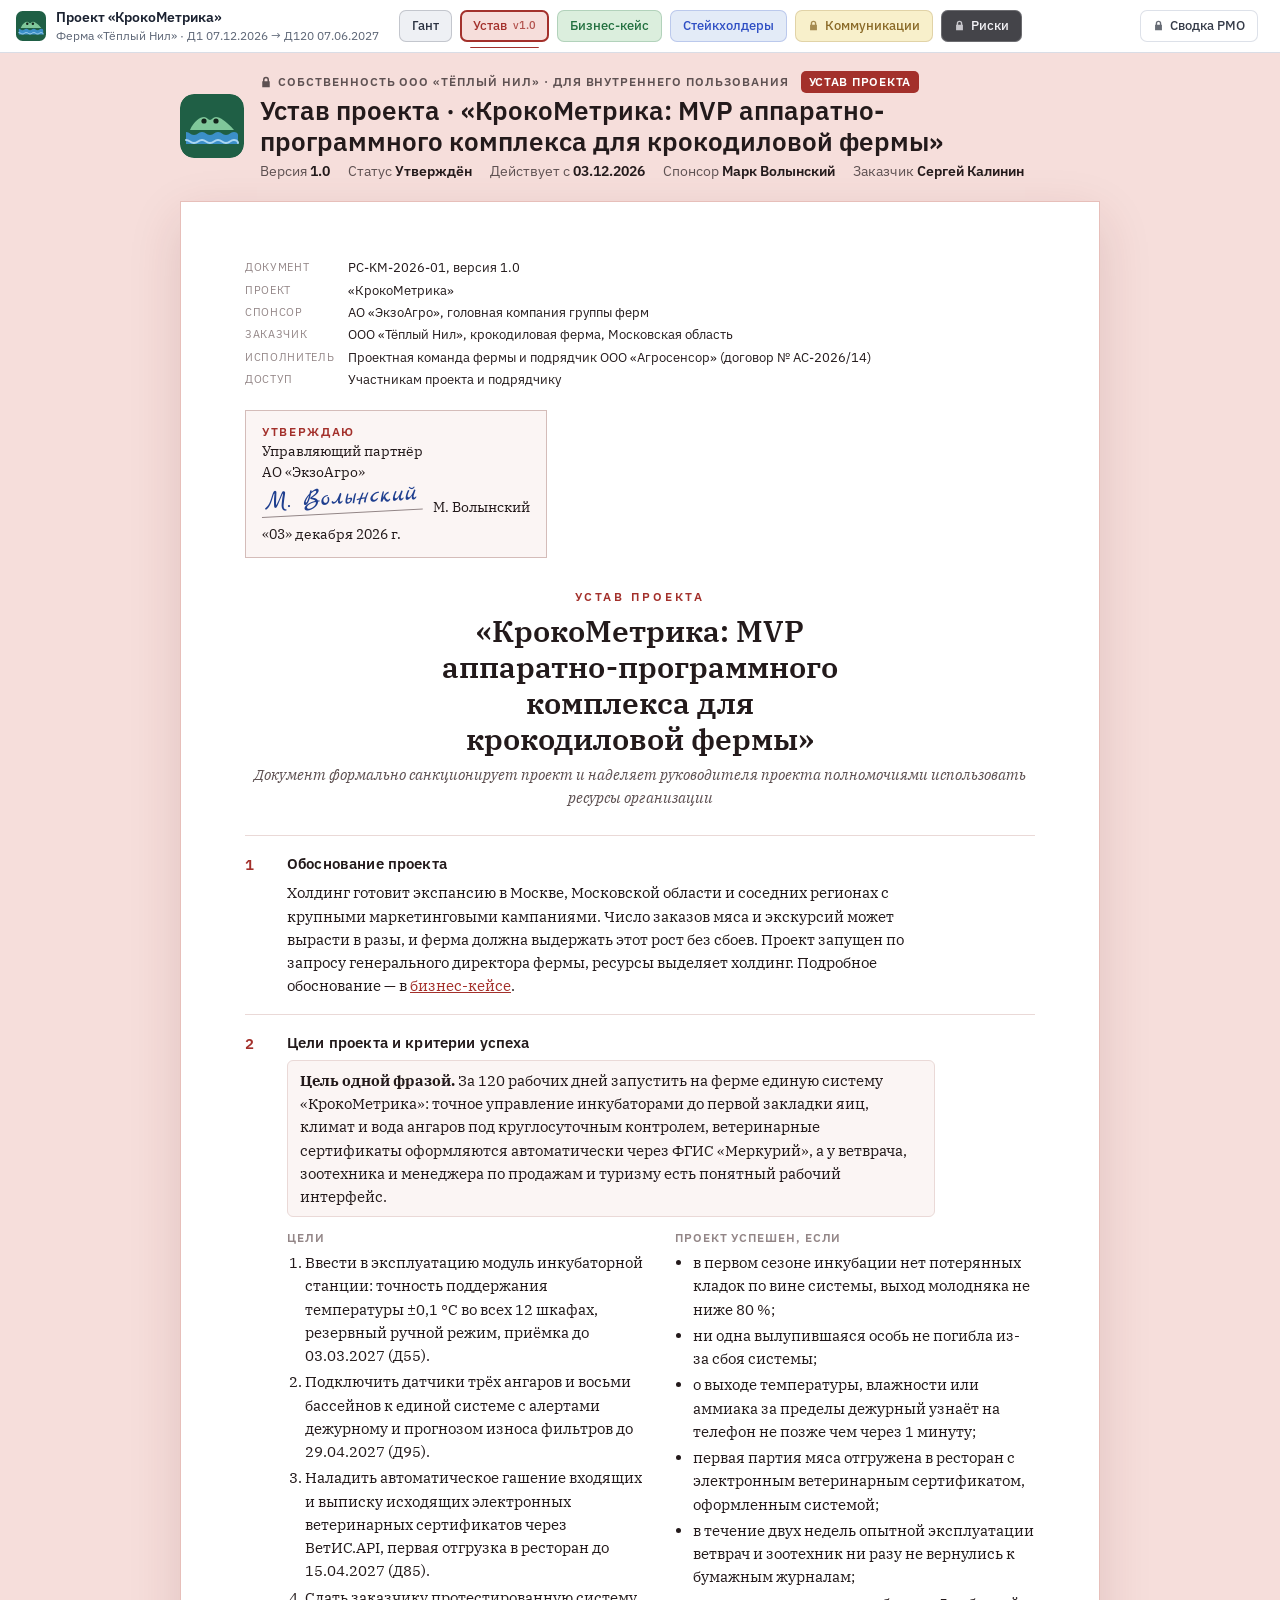
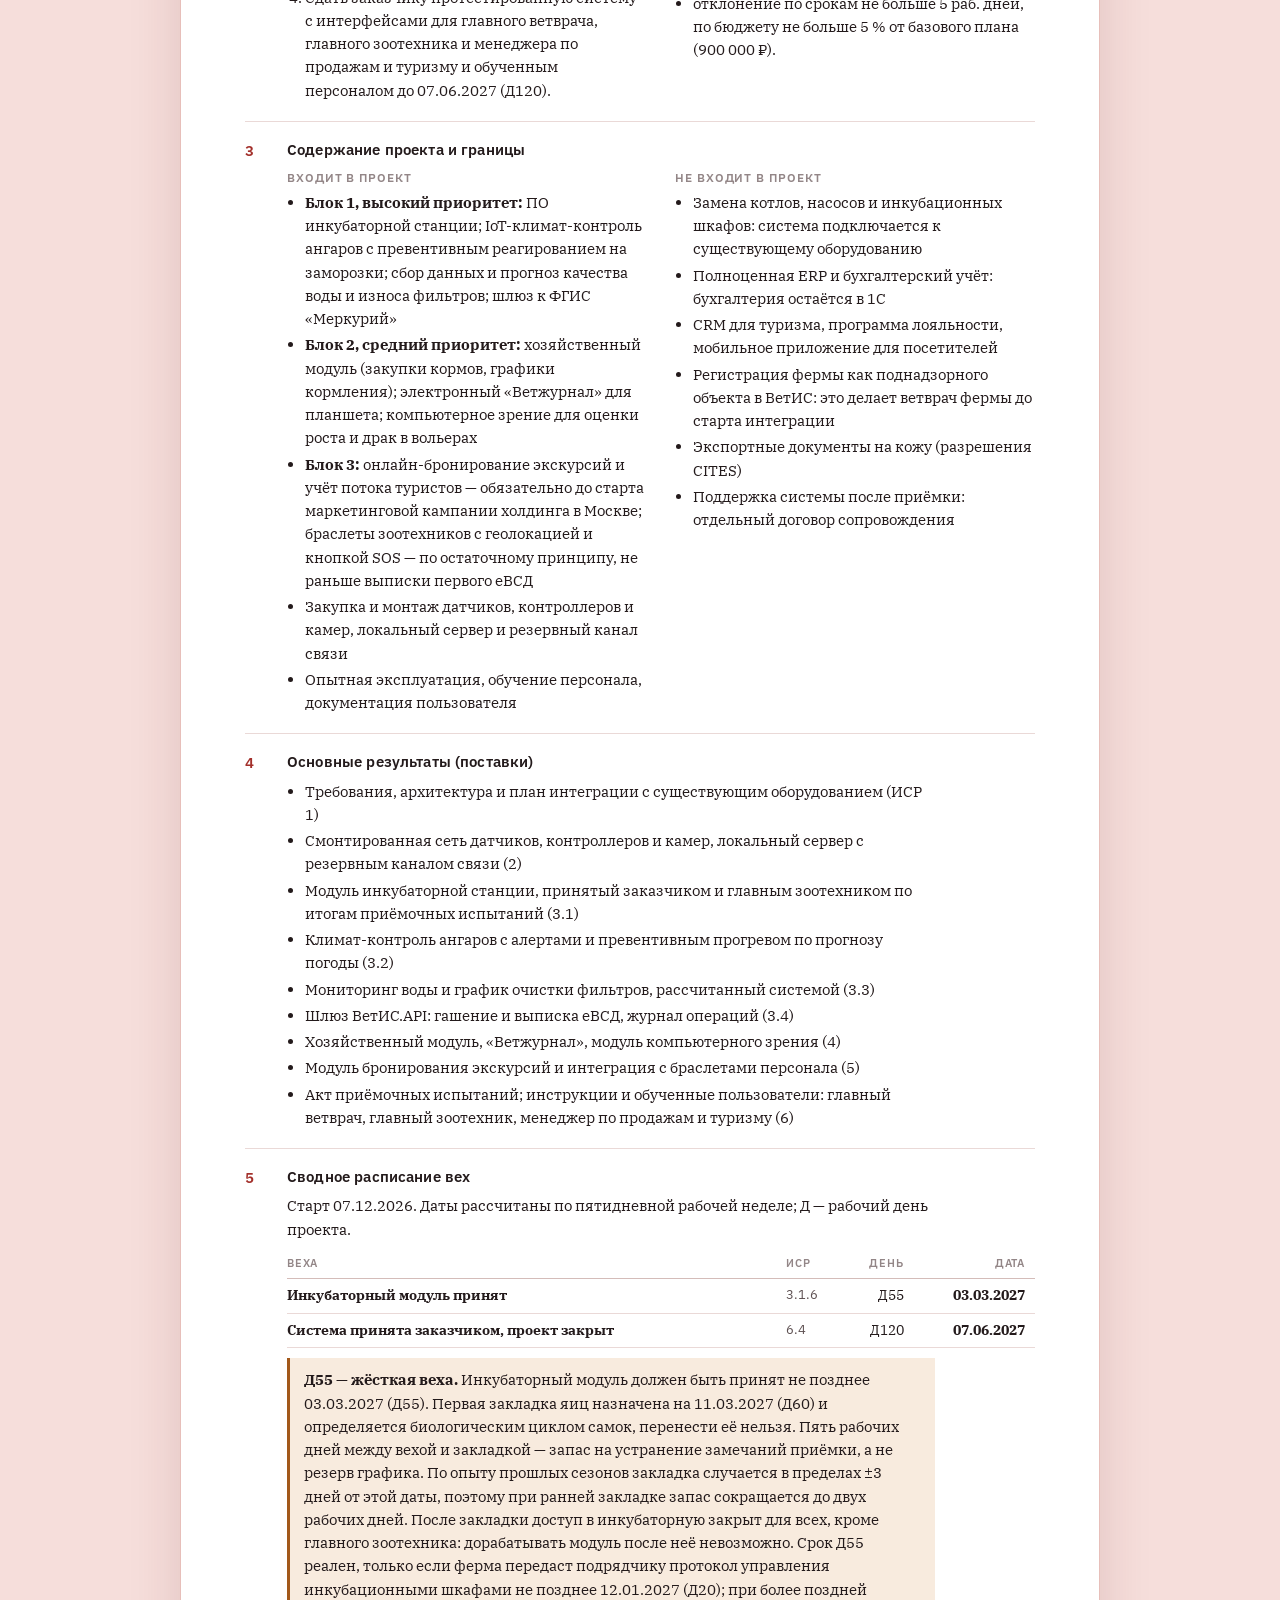
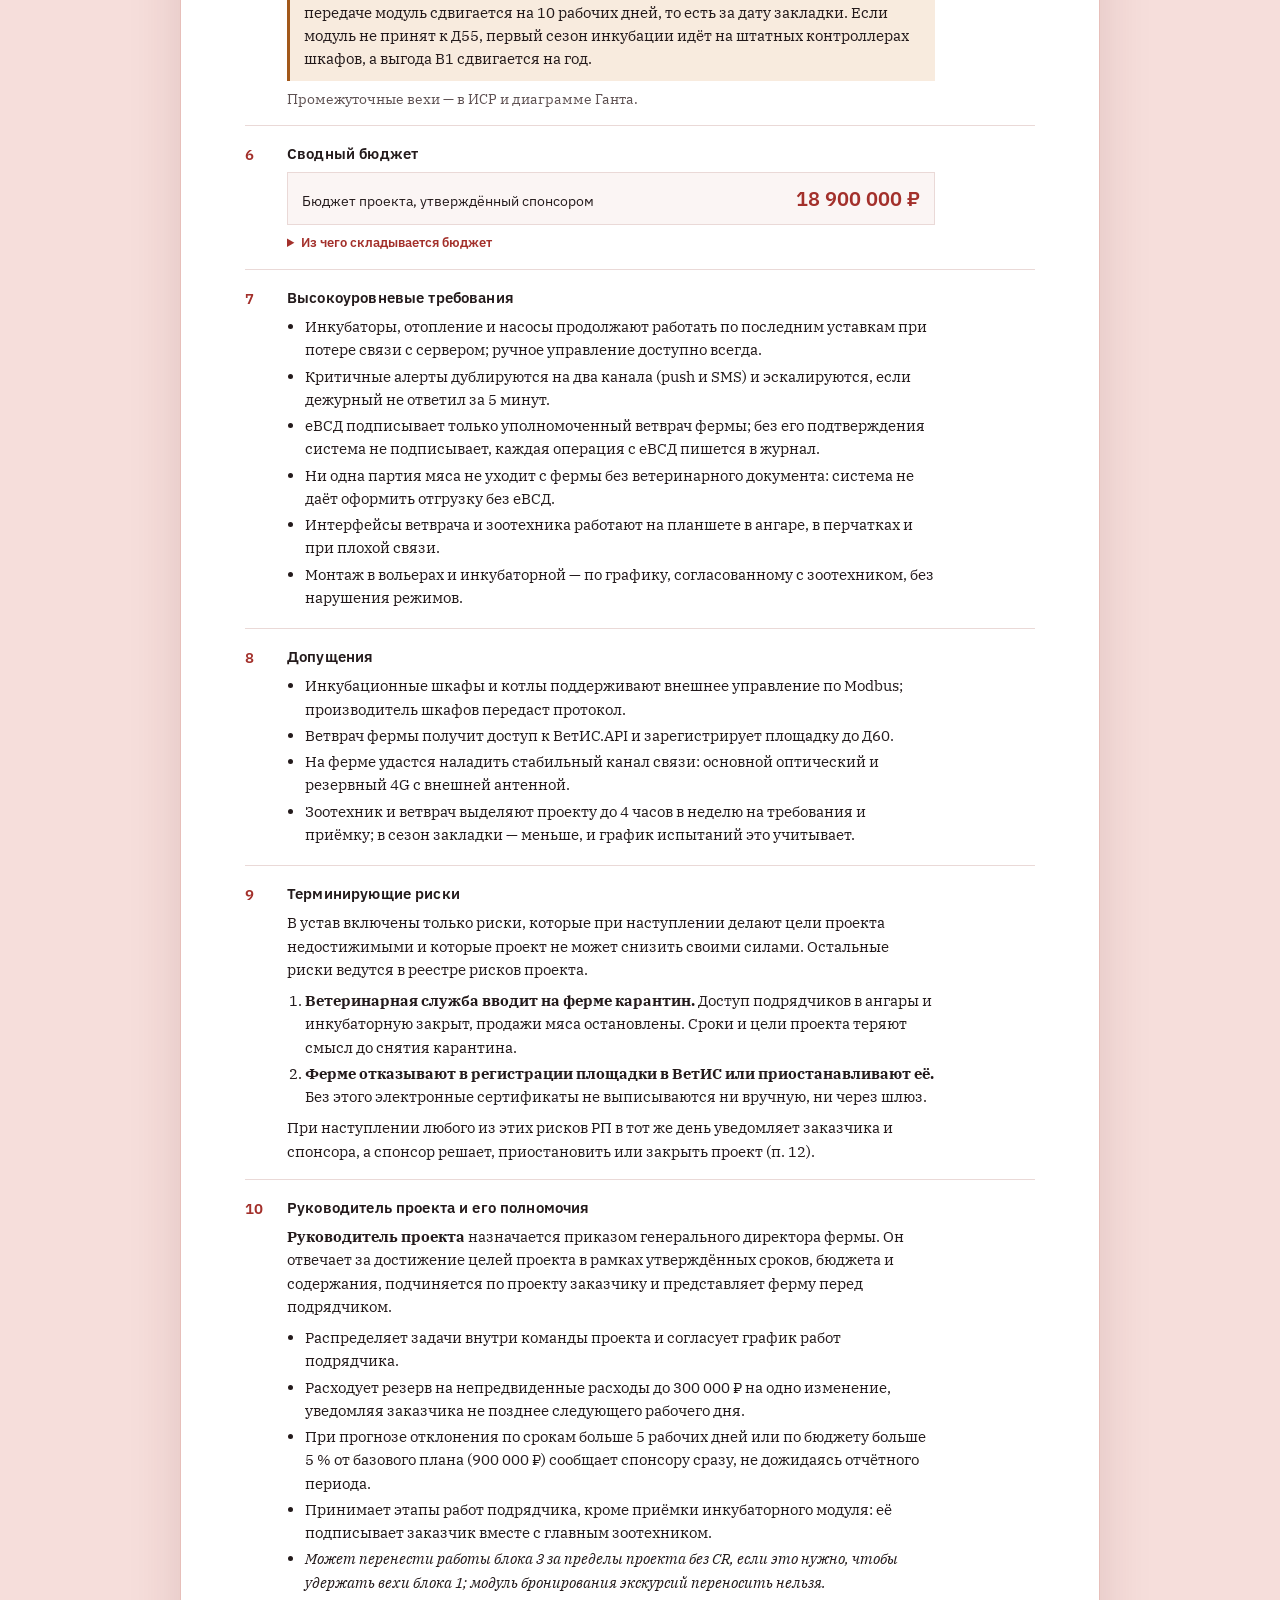
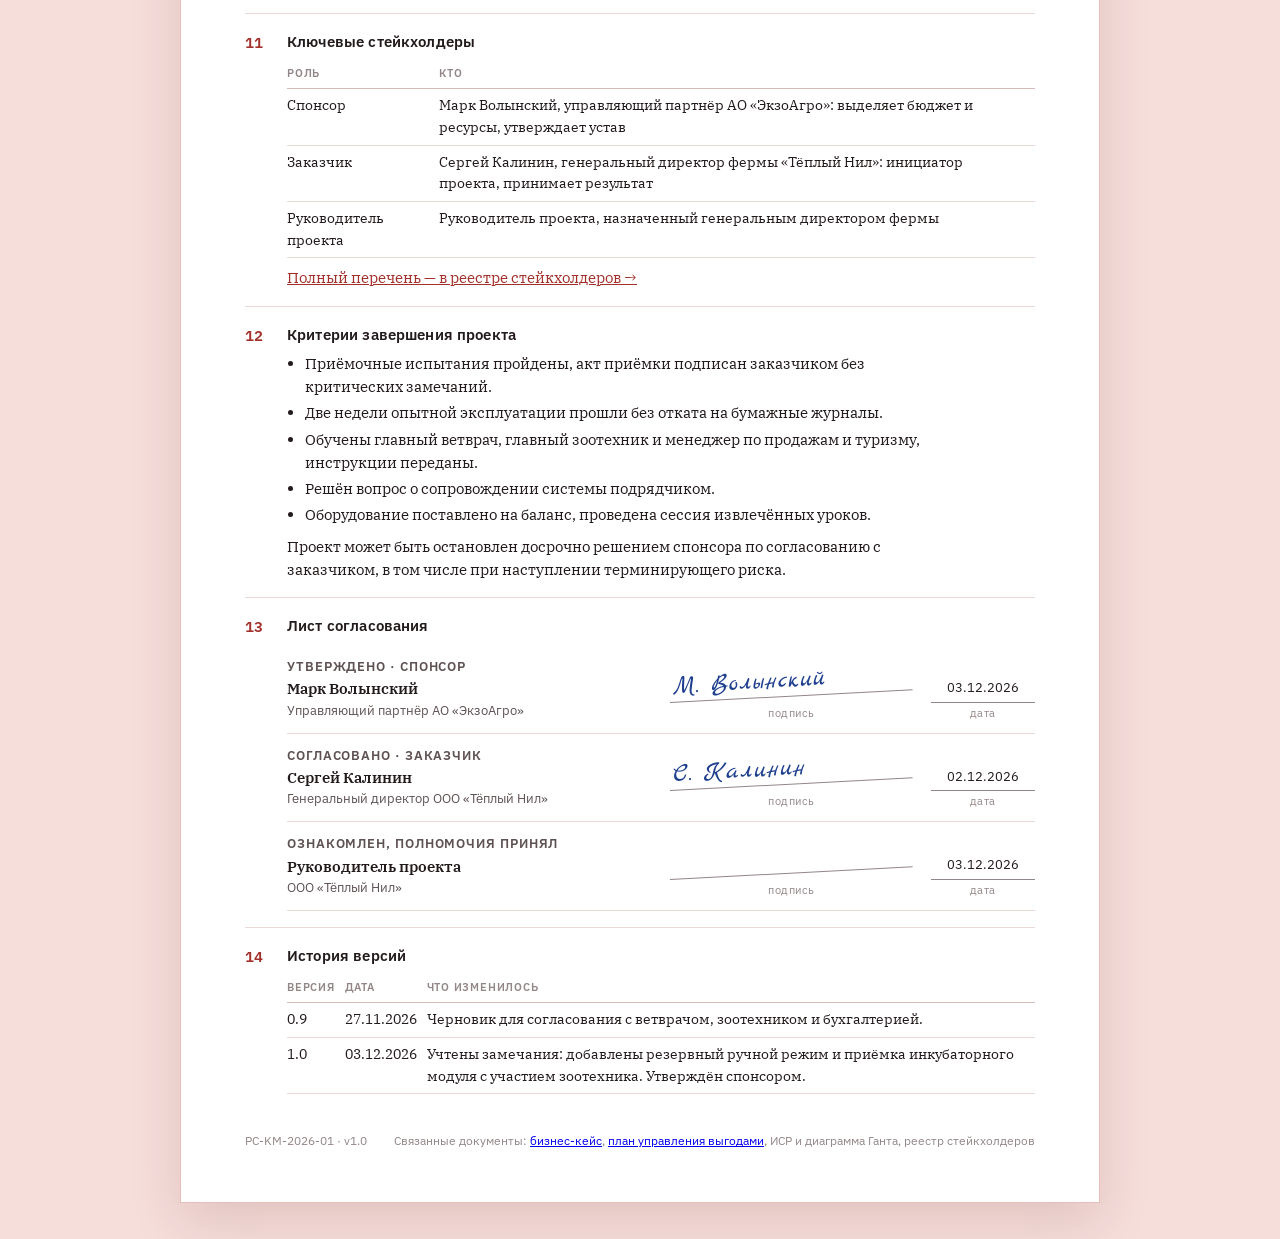
<file: index.html>
<!doctype html>
<html lang="ru">
<head>
<meta charset="utf-8">
<meta name="viewport" content="width=device-width,initial-scale=1,viewport-fit=cover">
<title>Устав проекта «КрокоМетрика»</title>
<meta name="claude:viewport-fit-sides" content="cover">
<link rel="preconnect" href="https://fonts.googleapis.com">
<link rel="preconnect" href="https://fonts.gstatic.com" crossorigin>
<link rel="stylesheet" href="https://fonts.googleapis.com/css2?family=IBM+Plex+Sans:wght@400;500;600&family=IBM+Plex+Serif:ital,wght@0,400;0,600;1,400&family=Marck+Script&display=swap">
<style>body{margin:0}img{max-width:100%}[hidden]{display:none!important}</style>
<style>
/* Layout: шапка компании (как в Ганте, реестре и плане коммуникаций) → один лист документа на светло-красной подложке: реквизиты и «Утверждаю» → разделы устава → лист согласования с подписями → история версий. */
:root{
  --page:#f6dedb; --page-line:#e7bfba; --doc:#a3302b;
  --paper:#ffffff; --paper-2:#fbf5f4; --line:#ead9d7; --line-strong:#d4bcb9;
  --ink:#231a1b; --ink-2:#5e5152; --ink-3:#938687;
  --sign:#1f3f8f; --stamp:#a3302b; --ok:#2c7a4d; --ok-soft:#e3f1e8; --warn:#a2581a; --warn-soft:#f8ebde;
  --shadow:0 18px 50px rgba(90,30,26,.14);
  --f-ui:"IBM Plex Sans",-apple-system,"Segoe UI",Roboto,Arial,sans-serif;
  --f-doc:"IBM Plex Serif",Georgia,"Times New Roman",serif;
  --f-sig:"Marck Script","Segoe Script","Brush Script MT",cursive;
}
@media (prefers-color-scheme:dark){:root:not([data-theme="light"]){
  --page:#24110f; --page-line:#4a2522; --doc:#f0897f;
  --paper:#1b1617; --paper-2:#221b1c; --line:#33292a; --line-strong:#4a3c3d;
  --ink:#ece4e3; --ink-2:#b5a8a7; --ink-3:#857878;
  --sign:#9db4ff; --stamp:#f0897f; --ok:#6cc895; --ok-soft:#18301f; --warn:#e3a468; --warn-soft:#3a2818;
  --shadow:0 18px 50px rgba(0,0,0,.5); color-scheme:dark}}
:root[data-theme="dark"]{
  --page:#24110f; --page-line:#4a2522; --doc:#f0897f;
  --paper:#1b1617; --paper-2:#221b1c; --line:#33292a; --line-strong:#4a3c3d;
  --ink:#ece4e3; --ink-2:#b5a8a7; --ink-3:#857878;
  --sign:#9db4ff; --stamp:#f0897f; --ok:#6cc895; --ok-soft:#18301f; --warn:#e3a468; --warn-soft:#3a2818;
  --shadow:0 18px 50px rgba(0,0,0,.5); color-scheme:dark}

*{box-sizing:border-box}
body{background:var(--page);color:var(--ink);font-family:var(--f-ui);font-size:14px;line-height:1.5;
  padding-left:max(16px,env(safe-area-inset-left,0px));padding-right:max(16px,env(safe-area-inset-right,0px));padding-block:18px 36px}
:focus-visible{outline:2px solid var(--doc);outline-offset:2px}
.num{font-variant-numeric:tabular-nums}

/* Шапка */
.head{display:flex;gap:16px;align-items:center;max-width:920px;margin:0 auto}
.logo{border-radius:14px;width:64px;height:64px;flex:none;background:url([data-uri]) center/contain no-repeat}
@media (prefers-color-scheme:dark){:root:not([data-theme="light"]) .logo{border-radius:14px;filter:invert(1)}}
:root[data-theme="dark"] .logo{border-radius:14px;filter:invert(1)}
.head-main{min-width:0}
.eyebrow{display:flex;flex-wrap:wrap;align-items:center;gap:6px;font-size:12px;font-weight:600;letter-spacing:.08em;text-transform:uppercase;color:var(--ink-2)}
.eyebrow svg{width:12px;height:12px;fill:currentColor}
.doctype{margin-left:6px;padding:2px 8px;border-radius:5px;background:var(--doc);color:var(--paper);letter-spacing:.06em}
.head h1{margin:2px 0 4px;font-size:clamp(19px,2.6vw,26px);line-height:1.2;font-weight:600;text-wrap:balance}
.facts{display:flex;flex-wrap:wrap;gap:4px 18px;color:var(--ink-2);font-size:13.5px}
.facts b{color:var(--ink);font-weight:600}

/* Лист */
.sheet{max-width:920px;margin:20px auto 0;background:var(--paper);border:1px solid var(--page-line);box-shadow:var(--shadow);
  padding:clamp(20px,5vw,56px) clamp(16px,5.5vw,64px) clamp(24px,5vw,52px);font-family:var(--f-doc);font-size:15px;line-height:1.55}
.req{display:flex;flex-wrap:wrap;justify-content:space-between;gap:20px 32px;align-items:flex-start;font-family:var(--f-ui);font-size:12.5px;color:var(--ink-2)}
.req dl{display:grid;grid-template-columns:auto 1fr;gap:3px 14px;margin:0}
.req dt{color:var(--ink-3);text-transform:uppercase;letter-spacing:.06em;font-size:11px;padding-top:1px}
.req dd{margin:0;color:var(--ink)}
.approve{min-width:250px;border:1px solid var(--line-strong);padding:12px 16px;font-family:var(--f-doc);font-size:13.5px;color:var(--ink);background:var(--paper-2)}
.approve .cap{font-family:var(--f-ui);font-weight:600;letter-spacing:.14em;font-size:12px;color:var(--stamp)}
.approve .sigline{display:flex;align-items:flex-end;gap:10px;margin-top:6px}
.title{text-align:center;margin:30px 0 26px}
.title .kind{font-family:var(--f-ui);font-size:12px;letter-spacing:.24em;text-transform:uppercase;color:var(--doc);font-weight:600}
.title h2{font-size:clamp(21px,3.4vw,30px);font-weight:600;line-height:1.2;margin:6px auto 6px;max-width:28ch;text-wrap:balance}
.title p{margin:0;color:var(--ink-2);font-style:italic}

section{display:grid;grid-template-columns:2.4em minmax(0,1fr);gap:0 6px;padding:16px 0;border-top:1px solid var(--line)}
section>.n{font-family:var(--f-ui);font-weight:600;color:var(--doc);font-size:15px;padding-top:1px}
section>.b{min-width:0}
section h3{font-family:var(--f-ui);font-size:15px;font-weight:600;margin:0 0 6px;letter-spacing:.01em}
section p{margin:0 0 8px;max-width:72ch}
section p:last-child{margin-bottom:0}
ul.l,ol.l{margin:4px 0 0;padding-left:1.2em;max-width:72ch}
ul.l li,ol.l li{margin:3px 0}
.two{display:grid;grid-template-columns:repeat(auto-fit,minmax(240px,1fr));gap:12px 28px}
.sub{font-family:var(--f-ui);font-size:11.5px;letter-spacing:.08em;text-transform:uppercase;color:var(--ink-3);font-weight:600;margin:2px 0 2px}
.wrap{overflow-x:auto;margin-top:6px}
table{border-collapse:collapse;width:100%;font-size:14px}
th{font-family:var(--f-ui);font-size:11px;letter-spacing:.07em;text-transform:uppercase;color:var(--ink-3);font-weight:600;text-align:left;padding:6px 10px 6px 0;border-bottom:1px solid var(--line-strong);white-space:nowrap}
td{padding:6px 10px 6px 0;border-bottom:1px solid var(--line);vertical-align:top}
td.r,th.r{text-align:right}
tr.tot td{font-weight:600;border-bottom:0;border-top:1px solid var(--line-strong)}
.code{font-family:var(--f-ui);font-size:12.5px;color:var(--ink-2);white-space:nowrap}
.chip{display:inline-block;font-family:var(--f-ui);font-size:11.5px;padding:0 6px;border-radius:4px;background:var(--warn-soft);color:var(--warn);white-space:nowrap}

/* Лист согласования */
.signs{margin-top:8px;display:grid;gap:0}
.sg{display:grid;grid-template-columns:minmax(0,1.5fr) minmax(130px,1fr) 104px;gap:6px 18px;align-items:end;padding:12px 0;border-bottom:1px solid var(--line)}
.sg .who b{display:block;font-weight:600}
.sg .who span{display:block;font-size:13px;color:var(--ink-2);font-family:var(--f-ui)}
.sg .role{font-family:var(--f-ui);font-size:11px;letter-spacing:.07em;text-transform:uppercase;color:var(--doc);font-weight:600}
.sig{font-family:var(--f-sig);color:var(--sign);font-size:26px;line-height:1;border-bottom:1px solid var(--ink-3);padding:0 4px 2px;transform:rotate(-3deg);transform-origin:left bottom;white-space:nowrap;overflow:hidden}
.date{font-family:var(--f-ui);font-size:13px;border-bottom:1px solid var(--ink-3);padding-bottom:3px;text-align:center}
.cap2{font-family:var(--f-ui);font-size:10.5px;color:var(--ink-3);text-align:center;letter-spacing:.05em;margin-top:2px}
.foot{display:flex;flex-wrap:wrap;justify-content:space-between;gap:6px 20px;margin-top:22px;font-family:var(--f-ui);font-size:11.5px;color:var(--ink-3)}

/* Вопросы */
details.qs{max-width:920px;margin:16px auto 0;background:var(--paper);border:1px solid var(--page-line);padding:12px 18px}
details.qs summary{cursor:pointer;font-weight:600;color:var(--doc)}
details.qs ol{margin:10px 0 2px;padding-left:1.3em;font-family:var(--f-doc);font-size:14.5px;max-width:80ch}
details.qs li{margin:5px 0}

@media (max-width:620px){
  .sg{grid-template-columns:1fr 104px}
  .sg .who{grid-column:1/-1}
  section{grid-template-columns:1.9em minmax(0,1fr)}
  .approve{min-width:0;width:100%}
}
.mission{margin:0 0 10px;padding:8px 12px;background:var(--paper-2);border:1px solid var(--line);border-radius:6px}
</style>
<style>section a{color:var(--doc)}
.hard{margin-top:10px!important;padding:10px 14px;background:var(--warn-soft);border-left:3px solid var(--warn);max-width:72ch}
.note{font-size:13.5px;color:var(--ink-2)}
.budget{display:flex;flex-wrap:wrap;justify-content:space-between;align-items:baseline;gap:6px 20px;padding:10px 14px;background:var(--paper-2);border:1px solid var(--line);max-width:72ch}
.budget span{font-family:var(--f-ui);font-size:14px}.budget b{font-family:var(--f-ui);font-size:20px;font-weight:600;color:var(--doc)}
details.calc{margin-top:8px;max-width:72ch}details.calc>summary{cursor:pointer;font-family:var(--f-ui);font-size:13px;font-weight:600;color:var(--doc)}
.locked-link{display:inline-flex;align-items:center;gap:6px;font-family:var(--f-ui);font-size:13px;color:var(--ink-3);text-decoration:underline dotted;cursor:not-allowed}
.locked-link svg{width:11px;height:11px;fill:currentColor}
</style>
</head>
<body>
<km-shell page="charter" bleed></km-shell>
<header class="head">
  <div class="logo" role="img" aria-label="Логотип фермы «Тёплый Нил»"></div>
  <div class="head-main">
    <div class="eyebrow"><svg viewBox="0 0 16 16" aria-hidden="true"><path d="M4 7V5a4 4 0 1 1 8 0v2h1v8H3V7h1zm2 0h4V5a2 2 0 1 0-4 0v2z"/></svg>Собственность ООО «Тёплый Нил» · Для внутреннего пользования<span class="doctype">Устав проекта</span></div>
    <h1>Устав проекта · «КрокоМетрика: MVP аппаратно-программного комплекса для крокодиловой фермы»</h1>
    <div class="facts"><span>Версия <b>1.0</b></span><span>Статус <b>Утверждён</b></span><span>Действует с <b class="num" data-d="-2"></b></span><span>Спонсор <b>Марк Волынский</b></span><span>Заказчик <b>Сергей Калинин</b></span></div>
  </div>
</header>

<article class="sheet">
  <div class="req">
    <dl>
      <dt>Документ</dt><dd>PC-KM-<span data-d="1" data-f="y"></span>-01, версия 1.0</dd>
      <dt>Проект</dt><dd>«КрокоМетрика»</dd>
      <dt>Спонсор</dt><dd>АО «ЭкзоАгро», головная компания группы ферм</dd>
      <dt>Заказчик</dt><dd>ООО «Тёплый Нил», крокодиловая ферма, Московская область</dd>
      <dt>Исполнитель</dt><dd>Проектная команда фермы и подрядчик ООО «Агросенсор» (договор № АС-<span data-d="-5" data-f="y"></span>/14)</dd>
      <dt>Доступ</dt><dd>Участникам проекта и подрядчику</dd>
    </dl>
    <div class="approve">
      <div class="cap">УТВЕРЖДАЮ</div>
      <div>Управляющий партнёр<br>АО «ЭкзоАгро»</div>
      <div class="sigline"><span class="sig" style="flex:1">М. Волынский</span><span>М. Волынский</span></div>
      <div class="num" style="margin-top:6px" data-d="-2" data-f="long"></div>
    </div>
  </div>

  <div class="title">
    <div class="kind">Устав проекта</div>
    <h2>«КрокоМетрика: MVP аппаратно-программного комплекса для крокодиловой фермы»</h2>
    <p>Документ формально санкционирует проект и наделяет руководителя проекта полномочиями использовать ресурсы организации</p>
  </div>

  <section><div class="n">1</div><div class="b">
    <h3>Обоснование проекта</h3>
    <p>Холдинг готовит экспансию в Москве, Московской области и соседних регионах с крупными маркетинговыми кампаниями. Число заказов мяса и экскурсий может вырасти в разы, и ферма должна выдержать этот рост без сбоев. Проект запущен по запросу генерального директора фермы, ресурсы выделяет холдинг. Подробное обоснование — в <a href="business-case.html">бизнес-кейсе</a>.</p>
  </div></section>

  <section><div class="n">2</div><div class="b">
    <h3>Цели проекта и критерии успеха</h3>
    <p class="mission"><b>Цель одной фразой.</b> <span data-bind="mission"></span></p>
    <div class="two">
      <div><div class="sub">Цели</div>
        <ol class="l">
          <li>Ввести в эксплуатацию модуль инкубаторной станции: точность поддержания температуры ±0,1&nbsp;°C во всех 12 шкафах, резервный ручной режим, приёмка до <span class="num" data-d="55" data-f="dn"></span>.</li>
          <li>Подключить датчики трёх ангаров и восьми бассейнов к единой системе с алертами дежурному и прогнозом износа фильтров до <span class="num" data-d="95" data-f="dn"></span>.</li>
          <li>Наладить автоматическое гашение входящих и выписку исходящих электронных ветеринарных сертификатов через ВетИС.API, первая отгрузка в ресторан до <span class="num" data-d="85" data-f="dn"></span>.</li>
          <li>Сдать заказчику протестированную систему с интерфейсами для главного ветврача, главного зоотехника и менеджера по продажам и туризму и обученным персоналом до <span class="num" data-d="120" data-f="dn"></span>.</li>
        </ol></div>
      <div><div class="sub">Проект успешен, если</div>
        <ul class="l" data-bind="success"></ul></div>
    </div>
  </div></section>

  <section><div class="n">3</div><div class="b">
    <h3>Содержание проекта и границы</h3>
    <div class="two">
      <div><div class="sub">Входит в проект</div>
        <ul class="l">
          <li><b>Блок 1, высокий приоритет:</b> ПО инкубаторной станции; IoT-климат-контроль ангаров с превентивным реагированием на заморозки; сбор данных и прогноз качества воды и износа фильтров; шлюз к ФГИС «Меркурий»</li>
          <li><b>Блок 2, средний приоритет:</b> хозяйственный модуль (закупки кормов, графики кормления); электронный «Ветжурнал» для планшета; компьютерное зрение для оценки роста и драк в вольерах</li>
          <li><b>Блок 3:</b> онлайн-бронирование экскурсий и учёт потока туристов — обязательно до старта маркетинговой кампании холдинга в Москве; браслеты зоотехников с геолокацией и кнопкой SOS — по остаточному принципу, не раньше выписки первого eВСД</li>
          <li>Закупка и монтаж датчиков, контроллеров и камер, локальный сервер и резервный канал связи</li>
          <li>Опытная эксплуатация, обучение персонала, документация пользователя</li>
        </ul></div>
      <div><div class="sub">Не входит в проект</div>
        <ul class="l">
          <li>Замена котлов, насосов и инкубационных шкафов: система подключается к существующему оборудованию</li>
          <li>Полноценная ERP и бухгалтерский учёт: бухгалтерия остаётся в 1С</li>
          <li>CRM для туризма, программа лояльности, мобильное приложение для посетителей</li>
          <li>Регистрация фермы как поднадзорного объекта в ВетИС: это делает ветврач фермы до старта интеграции</li>
          <li>Экспортные документы на кожу (разрешения CITES)</li>
          <li>Поддержка системы после приёмки: отдельный договор сопровождения</li>
        </ul></div>
    </div>
  </div></section>

  <section><div class="n">4</div><div class="b">
    <h3>Основные результаты (поставки)</h3>
    <ul class="l">
      <li>Требования, архитектура и план интеграции с существующим оборудованием (ИСР 1)</li>
      <li>Смонтированная сеть датчиков, контроллеров и камер, локальный сервер с резервным каналом связи (2)</li>
      <li>Модуль инкубаторной станции, принятый заказчиком и главным зоотехником по итогам приёмочных испытаний (3.1)</li>
      <li>Климат-контроль ангаров с алертами и превентивным прогревом по прогнозу погоды (3.2)</li>
      <li>Мониторинг воды и график очистки фильтров, рассчитанный системой (3.3)</li>
      <li>Шлюз ВетИС.API: гашение и выписка eВСД, журнал операций (3.4)</li>
      <li>Хозяйственный модуль, «Ветжурнал», модуль компьютерного зрения (4)</li>
      <li>Модуль бронирования экскурсий и интеграция с браслетами персонала (5)</li>
      <li>Акт приёмочных испытаний; инструкции и обученные пользователи: главный ветврач, главный зоотехник, менеджер по продажам и туризму (6)</li>
    </ul>
  </div></section>

  <section><div class="n">5</div><div class="b">
    <h3>Сводное расписание вех</h3>
    <p>Старт <span class="num" data-d="1"></span>. Даты рассчитаны по пятидневной рабочей неделе; Д — рабочий день проекта.</p>
    <div class="wrap"><table class="num">
      <thead><tr><th>Веха</th><th>ИСР</th><th class="r">День</th><th class="r">Дата</th></tr></thead>
      <tbody>
        <tr><td><b>Инкубаторный модуль принят</b></td><td class="code">3.1.6</td><td class="r">Д55</td><td class="r"><b data-d="55"></b></td></tr>
        <tr><td><b>Система принята заказчиком, проект закрыт</b></td><td class="code">6.4</td><td class="r">Д120</td><td class="r"><b data-d="120"></b></td></tr>
      </tbody></table></div>
    <p class="hard"><b>Д55 — жёсткая веха.</b> Инкубаторный модуль должен быть принят не позднее <span class="num" data-d="55" data-f="dn"></span>. Первая закладка яиц назначена на <span class="num" data-d="60" data-f="dn"></span> и определяется биологическим циклом самок, перенести её нельзя. Пять рабочих дней между вехой и закладкой — запас на устранение замечаний приёмки, а не резерв графика. По опыту прошлых сезонов закладка случается в пределах ±3 дней от этой даты, поэтому при ранней закладке запас сокращается до двух рабочих дней. После закладки доступ в инкубаторную закрыт для всех, кроме главного зоотехника: дорабатывать модуль после неё невозможно. Срок Д55 реален, только если ферма передаст подрядчику протокол управления инкубационными шкафами не позднее <span class="num" data-d="20" data-f="dn"></span>; при более поздней передаче модуль сдвигается на 10 рабочих дней, то есть за дату закладки. Если модуль не принят к Д55, первый сезон инкубации идёт на штатных контроллерах шкафов, а выгода B1 сдвигается на год.</p>
    <p class="note">Промежуточные вехи — в ИСР и диаграмме Ганта.</p>
  </div></section>

  <section><div class="n">6</div><div class="b">
    <h3>Сводный бюджет</h3>
    <div class="budget"><span>Бюджет проекта, утверждённый спонсором</span><b class="num">18 900 000 ₽</b></div>
    <details class="calc"><summary>Из чего складывается бюджет</summary>
    <div class="wrap"><table class="num">
      <thead><tr><th>Статья</th><th>Кто распоряжается</th><th class="r">Сумма, ₽</th></tr></thead>
      <tbody>
        <tr><td>Оборудование: датчики, контроллеры, камеры, сервер, браслеты</td><td>РП</td><td class="r">5 600 000</td></tr>
        <tr><td>Разработка и интеграция ПО (договор с подрядчиком)</td><td>РП</td><td class="r">8 900 000</td></tr>
        <tr><td>Монтаж, пусконаладка, обучение, команда фермы</td><td>РП</td><td class="r">1 900 000</td></tr>
        <tr><td>Резерв на непредвиденные расходы (≈10&nbsp;%)</td><td>РП, в пределах полномочий п.&nbsp;10</td><td class="r">1 600 000</td></tr>
        <tr><td><b>Базовый план по стоимости</b></td><td></td><td class="r"><b>18 000 000</b></td></tr>
        <tr><td>Управленческий резерв (5&nbsp;%)</td><td>Спонсор</td><td class="r">900 000</td></tr>
        <tr class="tot"><td>Бюджет проекта</td><td></td><td class="r">18 900 000</td></tr>
      </tbody></table></div>
    </details>
  </div></section>

  <section><div class="n">7</div><div class="b">
    <h3>Высокоуровневые требования</h3>
    <ul class="l">
      <li>Инкубаторы, отопление и насосы продолжают работать по последним уставкам при потере связи с сервером; ручное управление доступно всегда.</li>
      <li>Критичные алерты дублируются на два канала (push и SMS) и эскалируются, если дежурный не ответил за 5 минут.</li>
      <li>eВСД подписывает только уполномоченный ветврач фермы; без его подтверждения система не подписывает, каждая операция с eВСД пишется в журнал.</li>
      <li>Ни одна партия мяса не уходит с фермы без ветеринарного документа: система не даёт оформить отгрузку без eВСД.</li>
      <li>Интерфейсы ветврача и зоотехника работают на планшете в ангаре, в перчатках и при плохой связи.</li>
      <li>Монтаж в вольерах и инкубаторной — по графику, согласованному с зоотехником, без нарушения режимов.</li>
    </ul>
  </div></section>

  <section><div class="n">8</div><div class="b">
    <h3>Допущения</h3>
        <ul class="l">
          <li>Инкубационные шкафы и котлы поддерживают внешнее управление по Modbus; производитель шкафов передаст протокол.</li>
          <li>Ветврач фермы получит доступ к ВетИС.API и зарегистрирует площадку до Д60.</li>
          <li>На ферме удастся наладить стабильный канал связи: основной оптический и резервный 4G с внешней антенной.</li>
          <li>Зоотехник и ветврач выделяют проекту до 4 часов в неделю на требования и приёмку; в сезон закладки — меньше, и график испытаний это учитывает.</li>
        </ul>
  </div></section>

  <section><div class="n">9</div><div class="b">
    <h3>Терминирующие риски</h3>
    <p>В устав включены только риски, которые при наступлении делают цели проекта недостижимыми и которые проект не может снизить своими силами. Остальные риски ведутся в реестре рисков проекта.</p>
    <ol class="l">
      <li><b>Ветеринарная служба вводит на ферме карантин.</b> Доступ подрядчиков в ангары и инкубаторную закрыт, продажи мяса остановлены. Сроки и цели проекта теряют смысл до снятия карантина.</li>
      <li><b>Ферме отказывают в регистрации площадки в ВетИС или приостанавливают её.</b> Без этого электронные сертификаты не выписываются ни вручную, ни через шлюз.</li>
    </ol>
    <p style="margin-top:8px">При наступлении любого из этих рисков РП в тот же день уведомляет заказчика и спонсора, а спонсор решает, приостановить или закрыть проект (п.&nbsp;12).</p>
  </div></section>

  <section><div class="n">10</div><div class="b">
    <h3>Руководитель проекта и его полномочия</h3>
    <p><b>Руководитель проекта</b> назначается приказом генерального директора фермы. Он отвечает за достижение целей проекта в рамках утверждённых сроков, бюджета и содержания, подчиняется по проекту заказчику и представляет ферму перед подрядчиком.</p>
    <ul class="l">
      <li>Распределяет задачи внутри команды проекта и согласует график работ подрядчика.</li>
      <li>Расходует резерв на непредвиденные расходы до 300 000 ₽ на одно изменение, уведомляя заказчика не позднее следующего рабочего дня.</li>
      <li>При прогнозе отклонения по срокам больше 5 рабочих дней или по бюджету больше 5&nbsp;% от базового плана (900 000 ₽) сообщает спонсору сразу, не дожидаясь отчётного периода.</li>
      <li>Принимает этапы работ подрядчика, кроме приёмки инкубаторного модуля: её подписывает заказчик вместе с главным зоотехником.</li>
      <li><i>Может перенести работы блока 3 за пределы проекта без CR, если это нужно, чтобы удержать вехи блока 1; модуль бронирования экскурсий переносить нельзя.</i></li>
    </ul>
  </div></section>

  <section><div class="n">11</div><div class="b">
    <h3>Ключевые стейкхолдеры</h3>
    <div class="wrap"><table>
      <thead><tr><th>Роль</th><th>Кто</th></tr></thead>
      <tbody>
        <tr><td>Спонсор</td><td>Марк Волынский, управляющий партнёр АО «ЭкзоАгро»: выделяет бюджет и ресурсы, утверждает устав</td></tr>
        <tr><td>Заказчик</td><td>Сергей Калинин, генеральный директор фермы «Тёплый Нил»: инициатор проекта, принимает результат</td></tr>
        <tr><td>Руководитель проекта</td><td>Руководитель проекта, назначенный генеральным директором фермы</td></tr>
      </tbody></table></div>
    <p style="margin-top:8px"><a href="stakeholders.html">Полный перечень — в реестре стейкхолдеров →</a></p>
  </div></section>

  <section><div class="n">12</div><div class="b">
    <h3>Критерии завершения проекта</h3>
    <ul class="l">
      <li>Приёмочные испытания пройдены, акт приёмки подписан заказчиком без критических замечаний.</li>
      <li>Две недели опытной эксплуатации прошли без отката на бумажные журналы.</li>
      <li>Обучены главный ветврач, главный зоотехник и менеджер по продажам и туризму, инструкции переданы.</li>
      <li>Решён вопрос о сопровождении системы подрядчиком.</li>
      <li>Оборудование поставлено на баланс, проведена сессия извлечённых уроков.</li>
    </ul>
    <p style="margin-top:8px">Проект может быть остановлен досрочно решением спонсора по согласованию с заказчиком, в том числе при наступлении терминирующего риска.</p>
  </div></section>

  <section><div class="n">13</div><div class="b">
    <h3>Лист согласования</h3>
    <div class="signs">
      <div class="sg"><div class="who"><span class="role">Утверждено · Спонсор</span><b>Марк Волынский</b><span>Управляющий партнёр АО «ЭкзоАгро»</span></div>
        <div><div class="sig">М. Волынский</div><div class="cap2">подпись</div></div><div><div class="date num" data-d="-2"></div><div class="cap2">дата</div></div></div>
      <div class="sg"><div class="who"><span class="role">Согласовано · Заказчик</span><b>Сергей Калинин</b><span>Генеральный директор ООО «Тёплый Нил»</span></div>
        <div><div class="sig">С. Калинин</div><div class="cap2">подпись</div></div><div><div class="date num" data-d="-3"></div><div class="cap2">дата</div></div></div>
      <div class="sg"><div class="who"><span class="role">Ознакомлен, полномочия принял</span><b>Руководитель проекта</b><span>ООО «Тёплый Нил»</span></div>
        <div><div class="sig">&nbsp;</div><div class="cap2">подпись</div></div><div><div class="date num" data-d="-2"></div><div class="cap2">дата</div></div></div>
    </div>
  </div></section>

  <section><div class="n">14</div><div class="b">
    <h3>История версий</h3>
    <div class="wrap"><table class="num">
      <thead><tr><th>Версия</th><th>Дата</th><th>Что изменилось</th></tr></thead>
      <tbody>
        <tr><td>0.9</td><td data-d="-6"></td><td>Черновик для согласования с ветврачом, зоотехником и бухгалтерией.</td></tr>
        <tr><td>1.0</td><td data-d="-2"></td><td>Учтены замечания: добавлены резервный ручной режим и приёмка инкубаторного модуля с участием зоотехника. Утверждён спонсором.</td></tr>
      </tbody></table></div>
  </div></section>

  <div class="foot"><span>PC-KM-<span data-d="1" data-f="y"></span>-01 · v1.0</span><span>Связанные документы: <a href="business-case.html">бизнес-кейс</a>, <a href="business-case.html#benefits">план управления выгодами</a>, ИСР и диаграмма Ганта, реестр стейкхолдеров</span></div>
</article>


<script src="data/project.js" charset="utf-8"></script>
<script src="data/benefits.js" charset="utf-8"></script>
<script src="js/dates.js" charset="utf-8"></script>
<script src="js/shell.js" charset="utf-8"></script>
<script>/* паспорт проекта → устав: цель, критерии успеха, ограничения */
(()=>{const P=KM_PROJECT,e=s=>String(s).replace(/[&<>]/g,c=>({'&':'&amp;','<':'&lt;','>':'&gt;'}[c]));
 document.querySelector('[data-bind="mission"]').textContent=P.mission;
 document.querySelector('[data-bind="success"]').innerHTML=P.success.map(x=>`<li>${e(x)}</li>`).join('');
 const L=document.querySelector('[data-bind="limits"]');if(L)L.innerHTML=P.limits.map(x=>`<li>${e(x)}</li>`).join('');})();</script>
<script>document.querySelectorAll(".locked-link").forEach(a=>a.addEventListener("click",e=>e.preventDefault()))</script>
</body>
</html>
</file>
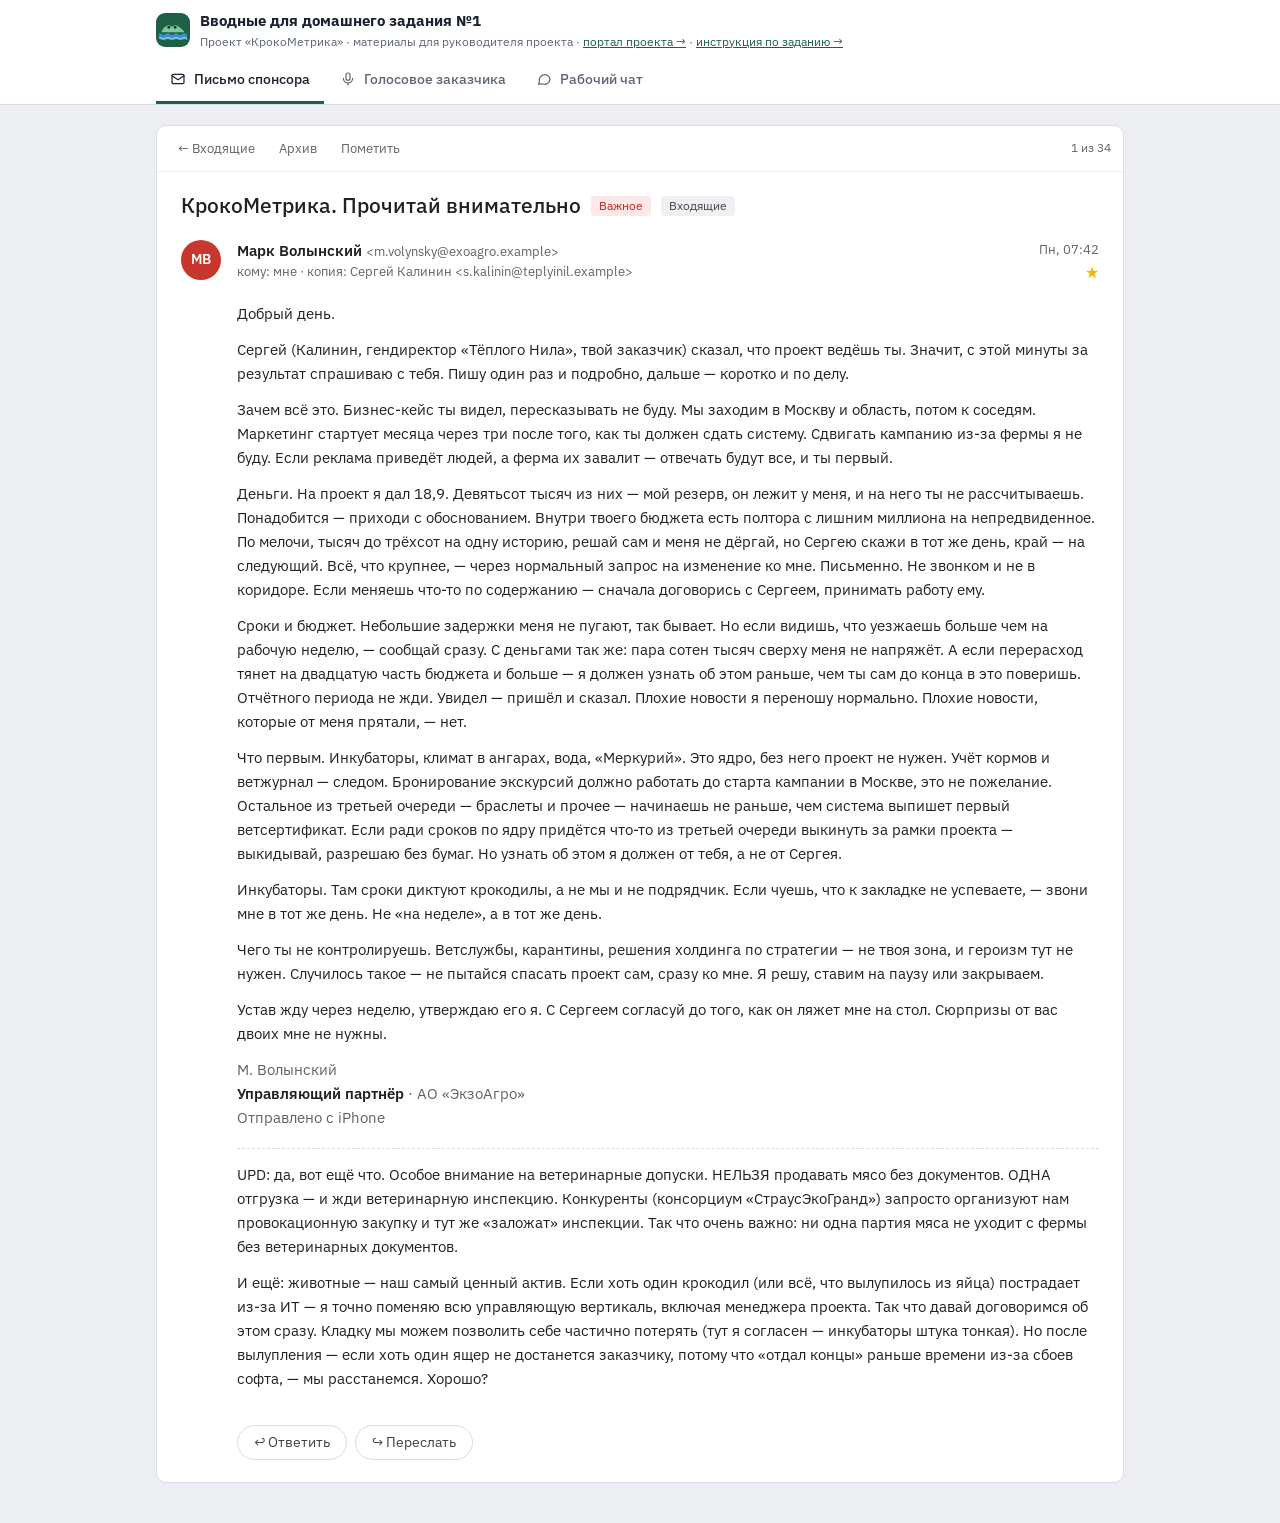
<file: hw1/index.html>
<!DOCTYPE html>
<html lang="ru">
<head>
<meta charset="utf-8">
<meta name="viewport" content="width=device-width,initial-scale=1,viewport-fit=cover">
<title>Вводные для домашнего задания №1 · «КрокоМетрика»</title>
<link rel="icon" href="[data-uri]">
<link rel="preconnect" href="https://fonts.googleapis.com">
<link rel="preconnect" href="https://fonts.gstatic.com" crossorigin>
<link rel="stylesheet" href="https://fonts.googleapis.com/css2?family=IBM+Plex+Sans:wght@400;500;600&family=IBM+Plex+Serif:ital,wght@0,400;1,400&display=swap">
<style>
:root{--page:#eceef2;--bar:#fff;--line:#d9dde6;--ink:#1a2130;--ink-2:#5d6676;--ink-3:#8a92a1;--acc:#1f5f45;
  --f:"IBM Plex Sans",-apple-system,"Segoe UI",Roboto,Arial,sans-serif}
*{box-sizing:border-box}
html,body{margin:0}
body{background:var(--page);color:var(--ink);font:15px/1.5 var(--f);
  padding:0 max(0px,env(safe-area-inset-right,0px)) 40px max(0px,env(safe-area-inset-left,0px))}
.top{background:var(--bar);border-bottom:1px solid var(--line);position:sticky;top:0;z-index:5}
.top-in{max-width:1000px;margin:0 auto;padding:10px 16px 0;display:flex;flex-wrap:wrap;align-items:center;gap:8px 14px}
.brand{display:flex;align-items:center;gap:10px;margin-right:auto}
.brand img{width:34px;height:34px;border-radius:9px}
.brand b{display:block;font-size:15px}.brand small{display:block;font-size:12px;color:var(--ink-2)}
.tabs{display:flex;gap:2px;width:100%;overflow-x:auto;scrollbar-width:none}
.tabs a{display:inline-flex;align-items:center;gap:8px;padding:10px 14px 11px;color:var(--ink-2);text-decoration:none;font-weight:500;font-size:14px;border-bottom:3px solid transparent;white-space:nowrap}
.tabs a:hover{color:var(--ink)}
.tabs a[aria-selected="true"]{color:var(--ink);border-bottom-color:var(--acc)}
.tabs svg{width:16px;height:16px;fill:none;stroke:currentColor;stroke-width:1.8;stroke-linecap:round;stroke-linejoin:round}
.view{max-width:1000px;margin:20px auto 0;padding:0 16px}
.view[hidden]{display:none}

/* ===== E-MAIL ===== */
.mail{background:#fff;border:1px solid var(--line);border-radius:10px;overflow:hidden;color:#202124}
.mail-tool{display:flex;align-items:center;gap:6px;padding:8px 12px;border-bottom:1px solid #eceff3;color:#5f6368;font-size:13px}
.mail-tool span.tb{padding:5px 9px;border-radius:6px}
.mail-tool .sp{margin-left:auto;font-size:12px}
.mail-subj{display:flex;align-items:center;gap:10px;flex-wrap:wrap;padding:18px 24px 6px}
.mail-subj h1{margin:0;font-size:21px;font-weight:500}
.lbl{font-size:12px;padding:1px 8px;border-radius:4px;background:#eef0f3;color:#444}
.lbl.imp{background:#fce8e6;color:#c5221f}
.mail-hd{display:grid;grid-template-columns:44px 1fr auto;gap:12px;align-items:start;padding:12px 24px 4px}
.ava{width:40px;height:40px;border-radius:50%;display:grid;place-items:center;color:#fff;font-weight:600;font-size:14px}
.mail-from b{font-weight:600}.mail-from .addr{color:#5f6368;font-size:13px}
.mail-to{color:#5f6368;font-size:13px}
.mail-date{color:#5f6368;font-size:12.5px;white-space:nowrap;text-align:right}
.mail-date .star{display:block;color:#f4b400;font-size:16px;margin-top:2px}
.mail-body{padding:14px 24px 22px 80px;font-size:15px;line-height:1.6;white-space:normal}
.mail-body p{margin:0 0 12px}
.mail-sig{color:#5f6368;margin-top:6px}
.mail-sig b{color:#202124;font-weight:600}
.mail-upd{margin-top:18px;padding-top:14px;border-top:1px dashed #dadce0}
.mail-acts{display:flex;gap:8px;padding:0 24px 22px 80px}
.mail-acts span{border:1px solid #dadce0;border-radius:18px;padding:6px 16px;color:#3c4043;font-size:13.5px}
@media (max-width:640px){.mail-body,.mail-acts{padding-left:20px;padding-right:20px}.mail-hd{grid-template-columns:40px 1fr;padding:12px 20px 4px}.mail-date{grid-column:2;text-align:left}.mail-subj{padding:16px 20px 4px}}

/* ===== VOICE ===== */
.vc{max-width:720px;margin:0 auto}
.vc-chat{background:#cfdde9 url("data:image/svg+xml,%3Csvg xmlns='http://www.w3.org/2000/svg' width='40' height='40'%3E%3Ccircle cx='3' cy='3' r='1.2' fill='%23b7c9d8'/%3E%3C/svg%3E");border-radius:12px;padding:18px 16px;border:1px solid #bfd0de}
.vc-hd{display:flex;align-items:center;gap:10px;background:#fff;border-radius:12px 12px 0 0;padding:10px 14px;border:1px solid #d9e2ea;border-bottom:0}
.vc-hd b{display:block;font-size:15px}.vc-hd small{color:#7a8794;font-size:12.5px}
.vc-wrap{border-radius:0 0 12px 12px}
.vbub{background:#fff;border-radius:14px 14px 14px 4px;padding:10px 12px 8px;max-width:520px;box-shadow:0 1px 1px rgb(0 0 0/.08)}
.vrow{display:flex;align-items:center;gap:10px}
.vplay{width:44px;height:44px;border-radius:50%;border:0;background:#3a8fd8;display:grid;place-items:center;cursor:pointer;flex:none}
.vplay svg{width:18px;height:18px;fill:#fff}
.wave{display:flex;align-items:center;gap:2px;height:30px;flex:1;min-width:0;overflow:hidden}
.wave i{display:block;width:3px;border-radius:2px;background:#b8cde0;flex:none}
.wave i.on{background:#3a8fd8}
.vmeta{display:flex;justify-content:space-between;align-items:center;margin-top:4px;font-size:12px;color:#7a8794}
.vmeta .tr{color:#3a8fd8;font-weight:500}
.vtr{margin-top:10px;padding-top:10px;border-top:1px solid #eef2f5}
.vtr .note{font-size:12px;color:#7a8794;margin-bottom:8px;display:flex;align-items:center;gap:6px}
.vtr p{margin:0 0 10px;font-size:15px;line-height:1.6}
.vtr p .ts{display:inline-block;min-width:40px;color:#3a8fd8;font-size:12px;font-variant-numeric:tabular-nums;font-weight:500;margin-right:4px}
.vtime{text-align:right;font-size:12px;color:#7a8794;margin-top:4px}

/* ===== CHAT ===== */
.tg{max-width:760px;margin:0 auto;border-radius:12px;overflow:hidden;border:1px solid #bfd0de}
.tg-hd{display:flex;align-items:center;gap:10px;background:#fff;padding:10px 14px;border-bottom:1px solid #e4e9ee}
.tg-hd .gava{width:40px;height:40px;border-radius:50%;background:linear-gradient(135deg,#2e9e5b,#1f5f45);display:grid;place-items:center;color:#fff;font-weight:600}
.tg-hd b{display:block}.tg-hd small{color:#7a8794;font-size:12.5px}
.tg-body{background:#cfdde9 url("data:image/svg+xml,%3Csvg xmlns='http://www.w3.org/2000/svg' width='40' height='40'%3E%3Ccircle cx='3' cy='3' r='1.2' fill='%23b7c9d8'/%3E%3C/svg%3E");padding:12px 12px 18px;display:flex;flex-direction:column;gap:3px}
.sys{align-self:center;background:rgb(70 100 130/.35);color:#fff;font-size:12.5px;padding:3px 10px;border-radius:12px;margin:8px 0}
.m{display:flex;align-items:flex-end;gap:8px;max-width:86%}
.m.cont{margin-left:42px}
.m .ma{width:34px;height:34px;border-radius:50%;display:grid;place-items:center;color:#fff;font-size:12px;font-weight:600;flex:none}
.m.cont .ma{display:none}
.b{background:#fff;border-radius:14px 14px 14px 4px;padding:6px 10px 5px;box-shadow:0 1px 1px rgb(0 0 0/.08);font-size:14.5px;line-height:1.45;min-width:80px}
.m.cont .b{border-radius:14px}
.b .nm{font-weight:600;font-size:13px;margin-bottom:1px}
.b .nm small{font-weight:400;color:#8a97a5;margin-left:4px;font-size:12px}
.b .tx{white-space:pre-wrap;word-wrap:break-word}
.b .tm{float:right;margin:6px 0 -2px 10px;font-size:11.5px;color:#8a97a5}
.b .rp{border-left:3px solid #3a8fd8;padding:1px 0 1px 7px;margin:2px 0 4px;font-size:13px;color:#4a5866;background:#f2f7fb;border-radius:0 4px 4px 0}
.b .rp b{display:block;color:#3a8fd8;font-size:12.5px}
.m.out{align-self:flex-end;flex-direction:row-reverse}
.m.out .ma{display:none}
.m.out .b{background:#effdde;border-radius:14px 14px 4px 14px}
.m.out .tm{color:#5fa35f}
.react{display:inline-block;margin-top:3px;font-size:12px;background:#e8f1f8;border-radius:10px;padding:0 7px;color:#3a6d96}
.gap{height:8px}
@media (max-width:640px){.m{max-width:94%}.view{padding:0 8px}}
</style>
</head>
<body>
<header class="top">
  <div class="top-in">
    <div class="brand"><img src="[data-uri]" alt=""><span><b>Вводные для домашнего задания №1</b><small>Проект «КрокоМетрика» · материалы для руководителя проекта · <a href="../" style="color:var(--acc)">портал проекта →</a> · <a href="guide/" style="color:var(--acc)">инструкция по заданию →</a></small></span></div>
    <nav class="tabs" role="tablist" aria-label="Материалы">
      <a href="#letter" role="tab" data-v="letter"><svg viewBox="0 0 24 24"><rect x="3" y="5" width="18" height="14" rx="2"/><path d="m3 7 9 6 9-6"/></svg>Письмо спонсора</a>
      <a href="#voice" role="tab" data-v="voice"><svg viewBox="0 0 24 24"><rect x="9" y="3" width="6" height="11" rx="3"/><path d="M5 11a7 7 0 0 0 14 0M12 18v3"/></svg>Голосовое заказчика</a>
      <a href="#chat" role="tab" data-v="chat"><svg viewBox="0 0 24 24"><path d="M21 12a8 8 0 0 1-11.6 7.1L4 20l1.1-4.6A8 8 0 1 1 21 12z"/></svg>Рабочий чат</a>
    </nav>
  </div>
</header>

<!-- ============ ПИСЬМО ============ -->
<main class="view" id="v-letter" role="tabpanel" hidden>
  <article class="mail">
    <div class="mail-tool"><span class="tb">← Входящие</span><span class="tb">Архив</span><span class="tb">Пометить</span><span class="sp">1 из 34</span></div>
    <div class="mail-subj"><h1>КрокоМетрика. Прочитай внимательно</h1><span class="lbl imp">Важное</span><span class="lbl">Входящие</span></div>
    <div class="mail-hd">
      <div class="ava" style="background:#c8372d">МВ</div>
      <div>
        <div class="mail-from"><b>Марк Волынский</b> <span class="addr">&lt;m.volynsky@exoagro.example&gt;</span></div>
        <div class="mail-to">кому: мне · копия: Сергей Калинин &lt;s.kalinin@teplyinil.example&gt;</div>
      </div>
      <div class="mail-date">Пн, 07:42<span class="star">★</span></div>
    </div>
    <div class="mail-body">
      <p>Добрый день.</p>
      <p>Сергей (Калинин, гендиректор «Тёплого Нила», твой заказчик) сказал, что проект ведёшь ты. Значит, с этой минуты за результат спрашиваю с тебя. Пишу один раз и подробно, дальше — коротко и по делу.</p>
      <p>Зачем всё это. Бизнес-кейс ты видел, пересказывать не буду. Мы заходим в Москву и область, потом к соседям. Маркетинг стартует месяца через три после того, как ты должен сдать систему. Сдвигать кампанию из-за фермы я не буду. Если реклама приведёт людей, а ферма их завалит — отвечать будут все, и ты первый.</p>
      <p>Деньги. На проект я дал 18,9. Девятьсот тысяч из них — мой резерв, он лежит у меня, и на него ты не рассчитываешь. Понадобится — приходи с обоснованием. Внутри твоего бюджета есть полтора с лишним миллиона на непредвиденное. По мелочи, тысяч до трёхсот на одну историю, решай сам и меня не дёргай, но Сергею скажи в тот же день, край — на следующий. Всё, что крупнее, — через нормальный запрос на изменение ко мне. Письменно. Не звонком и не в коридоре. Если меняешь что-то по содержанию — сначала договорись с Сергеем, принимать работу ему.</p>
      <p>Сроки и бюджет. Небольшие задержки меня не пугают, так бывает. Но если видишь, что уезжаешь больше чем на рабочую неделю, — сообщай сразу. С деньгами так же: пара сотен тысяч сверху меня не напряжёт. А если перерасход тянет на двадцатую часть бюджета и больше — я должен узнать об этом раньше, чем ты сам до конца в это поверишь. Отчётного периода не жди. Увидел — пришёл и сказал. Плохие новости я переношу нормально. Плохие новости, которые от меня прятали, — нет.</p>
      <p>Что первым. Инкубаторы, климат в ангарах, вода, «Меркурий». Это ядро, без него проект не нужен. Учёт кормов и ветжурнал — следом. Бронирование экскурсий должно работать до старта кампании в Москве, это не пожелание. Остальное из третьей очереди — браслеты и прочее — начинаешь не раньше, чем система выпишет первый ветсертификат. Если ради сроков по ядру придётся что-то из третьей очереди выкинуть за рамки проекта — выкидывай, разрешаю без бумаг. Но узнать об этом я должен от тебя, а не от Сергея.</p>
      <p>Инкубаторы. Там сроки диктуют крокодилы, а не мы и не подрядчик. Если чуешь, что к закладке не успеваете, — звони мне в тот же день. Не «на неделе», а в тот же день.</p>
      <p>Чего ты не контролируешь. Ветслужбы, карантины, решения холдинга по стратегии — не твоя зона, и героизм тут не нужен. Случилось такое — не пытайся спасать проект сам, сразу ко мне. Я решу, ставим на паузу или закрываем.</p>
      <p>Устав жду через неделю, утверждаю его я. С Сергеем согласуй до того, как он ляжет мне на стол. Сюрпризы от вас двоих мне не нужны.</p>
      <div class="mail-sig">М. Волынский<br><b>Управляющий партнёр</b> · АО «ЭкзоАгро»<br>Отправлено с iPhone</div>
      <div class="mail-upd">
        <p>UPD: да, вот ещё что. Особое внимание на ветеринарные допуски. НЕЛЬЗЯ продавать мясо без документов. ОДНА отгрузка — и жди ветеринарную инспекцию. Конкуренты (консорциум «СтраусЭкоГранд») запросто организуют нам провокационную закупку и тут же «заложат» инспекции. Так что очень важно: ни одна партия мяса не уходит с фермы без ветеринарных документов.</p>
        <p>И ещё: животные — наш самый ценный актив. Если хоть один крокодил (или всё, что вылупилось из яйца) пострадает из-за ИТ — я точно поменяю всю управляющую вертикаль, включая менеджера проекта. Так что давай договоримся об этом сразу. Кладку мы можем позволить себе частично потерять (тут я согласен — инкубаторы штука тонкая). Но после вылупления — если хоть один ящер не достанется заказчику, потому что «отдал концы» раньше времени из-за сбоев софта, — мы расстанемся. Хорошо?</p>
      </div>
    </div>
    <div class="mail-acts"><span>↩ Ответить</span><span>↪ Переслать</span></div>
  </article>
</main>

<!-- ============ ГОЛОСОВОЕ ============ -->
<main class="view" id="v-voice" role="tabpanel" hidden>
  <div class="vc">
    <div class="vc-hd"><div class="ava" style="background:linear-gradient(135deg,#e0a106,#2e9e5b)">СК</div><div><b>Сергей Калинин</b><small>был(а) недавно</small></div></div>
    <div class="vc-chat vc-wrap">
      <div class="vbub">
        <div class="vrow">
          <button class="vplay" type="button" id="vplay" aria-label="Воспроизвести"><svg viewBox="0 0 24 24" id="vicon"><path d="M8 5v14l11-7z"/></svg></button>
          <div class="wave" id="wave" aria-hidden="true"></div>
        </div>
        <div class="vmeta"><span id="vdur">6:55</span><span class="tr">Расшифровка ▾</span></div>
        <div class="vtr">
          <div class="note">✦ Расшифровано автоматически, возможны неточности</div>
          <div id="vtext"></div>
        </div>
        <div class="vtime">Вс, 18:47</div>
      </div>
    </div>
  </div>
</main>

<!-- ============ ЧАТ ============ -->
<main class="view" id="v-chat" role="tabpanel" hidden>
  <div class="tg">
    <div class="tg-hd"><div class="gava">КМ</div><div><b>КрокоМетрика · старт</b><small>8 участников</small></div></div>
    <div class="tg-body" id="chatlog"></div>
  </div>
</main>

<script>
/* ---------- голосовое ---------- */
const VOICE=[
['0:00','Алло… а, это голосовое, да. Привет! Это Сергей, Сергей Калинин. Слушай, извини, что голосом, я сейчас еду из района, там… ну неважно, потом расскажу.'],
['0:14','Значит, по проекту. Я очень рад, что ты с нами, правда. Марк тебе, наверное, уже написал — Марк Волынский, это наш управляющий партнёр в холдинге, он проект и финансирует. Он… ну, он умеет писать, да. Ты не пугайся, он по делу. Деньги, сроки — это он, это его. А я хотел рассказать, что ферме нужно, как я это вижу.'],
['0:41','Смотри. Я вот иногда представляю: приезжает группа туристов, и на большом экране видно, что в инкубаторе… в реальном времени, понимаешь, температура, всё… и тут вылупляется крокодильчик. Ну это я забегаю, это потом. Это не сейчас.'],
['1:02','Так. Инкубаторы. Это самое… это прям самое главное. Двенадцать шкафов. Там от температуры зависит, кто вылупится, мальчик или девочка, и вообще — здоровый или нет. Десятые доли градуса, представляешь? А у нас контроллеры старые, они полградуса туда-сюда гуляют. И мы каждый сезон… ну, теряем. Выход у нас процентов семьдесят, а хочется хотя бы восемьдесят. Восемьдесят пять — вообще было бы чудесно. И знаешь, чего я больше всего боюсь? Чтобы мы из-за системы кладку потеряли. Ни одной не хочу потерять, правда. Это для меня… ну, ты понимаешь. Закладка где-то в конце февраля, точнее у Пети спроси — у Гончарова, Пётр Гончаров, наш главный зоотехник, он за инкубаторную отвечает, — он по дням знает, я… я всегда путаю.'],
['2:03','Ангары. Их три. Мне важно, чтобы ночью, если котёл встал… У нас был случай, давно, Николай расскажет — Николай Ершов, наш главный инженер, на нём котлы, насосы, всё железо, — я не люблю вспоминать. Дежурный должен узнать сразу, а не утром. И мороз — чтобы система как-то заранее… прогревала, что ли, видела прогноз. И бассейны, восемь штук. Там аммиак, pH, фильтры. Фильтры и насосы очень дорогие, хочется, чтобы она сама подсказывала, когда чистить, а не когда уже, ну…'],
['2:47','Ой, «Меркурий» забыл. Это важно. Без него мясо в рестораны не продашь, сертификаты эти… Это всё через Тимура — Тимур Ахмедов, наш главный ветврач, — у него подпись, он там… он сам расскажет, он лучше знает.'],
['3:06','Что ещё… Учёт кормов. Нам отходы с птицефабрик возят, и кормления надо планировать, сейчас это всё в тетрадке у Пети. Только не надо большую ERP, пожалуйста, бухгалтерия пусть в 1С остаётся. Ольга… Ольга Лаптева, наш главный бухгалтер… она не переживёт ещё одну программу. Ветжурнал Тимуру, на планшете, чтобы истории болезней, прививки… И камеры над вольерами — смотреть, как растут, и если дерутся. Это вот всё… вторая очередь, наверное. Да, вторая.'],
['3:48','И туризм. Простенькое бронирование на сайте, билеты. Алина — Алина Сорокина, она у нас продажами занимается, и рестораны, и экскурсии, — так вот, она по выходным с телефона не слезает, мне её жалко, честно. Только без CRM, без приложений для туристов, это потом как-нибудь.'],
['4:12','Браслеты для ребят, с кнопкой SOS. Марк сказал — это в последнюю очередь, ну… наверное, он прав, ребята по двое ходят. Хотя я бы… ладно. Это ты сам посмотри.'],
['4:29','Чего не делаем — я списочек… сейчас. Котлы, насосы, шкафы не меняем, подключаемся к тому, что есть. Кожу на экспорт, всякие эти CITES — не сейчас. Регистрацию в ветеринарной системе Тимур сам делает, это не проект. И после того как сдадут — сопровождение потом отдельно, с подрядчиком договоримся. Подрядчик — «Агросенсор», они тебе своё предложение пришлют, там Артём Березин, технический руководитель, толковый парень.'],
['5:12','Как я буду принимать… Я бы хотел, чтобы система недели две поработала у нас по-настоящему. И чтобы за эти две недели ни Тимур, ни Петя не вернулись к бумажкам. Вот если не вернулись — значит, работает, значит, подписываю. Инкубаторы отдельно, вместе с Петей. Без Пети не подпишу, он за них отвечает, я его подставлять не буду. И чтобы научили людей — Тимура, Петю, Алину. Им каждый день в этом работать, мне важно, чтобы им было удобно, а не… а не наоборот.'],
['6:04','И… да, у Марка кампания в Москве. Я очень не хочу его подвести. Так что, наверное, затягивать нам нельзя. Ты, если что, приходи ко мне сначала, ладно? Вместе подумаем, как ему сказать.'],
['6:26','Всё. Ну, вроде всё. Если что-то забыл, я тебе ещё запишу. Приеду — чаю попьём, поговорим нормально. Давай, спасибо тебе!']];
const esc=s=>s.replace(/[&<>]/g,c=>({'&':'&amp;','<':'&lt;','>':'&gt;'}[c]));
document.getElementById('vtext').innerHTML=VOICE.map(([t,x])=>`<p><span class="ts">${t}</span>${esc(x)}</p>`).join('');
(()=>{const w=document.getElementById('wave');let h='';let seed=7;const rnd=()=>{seed=(seed*9301+49297)%233280;return seed/233280};
 for(let i=0;i<64;i++){const v=6+Math.round((0.35+0.65*Math.abs(Math.sin(i*0.55)))*rnd()*24);h+=`<i style="height:${v}px"></i>`}w.innerHTML=h;
 const bars=[...w.children],TOT=415;let t=0,tm=null;const dur=document.getElementById('vdur'),icon=document.getElementById('vicon');
 const fmt=s=>Math.floor(s/60)+':'+String(s%60).padStart(2,'0');
 const draw=()=>{const k=Math.round(t/TOT*bars.length);bars.forEach((b,i)=>b.classList.toggle('on',i<k));dur.textContent=t?fmt(t)+' / 6:55':'6:55'};
 document.getElementById('vplay').onclick=()=>{if(tm){clearInterval(tm);tm=null;icon.innerHTML='<path d="M8 5v14l11-7z"/>';return}
   icon.innerHTML='<path d="M7 5h4v14H7zM13 5h4v14h-4z"/>';tm=setInterval(()=>{t=Math.min(TOT,t+5);draw();if(t>=TOT){clearInterval(tm);tm=null;t=0;icon.innerHTML='<path d="M8 5v14l11-7z"/>';setTimeout(draw,600)}},100)};})();

/* ---------- чат ---------- */
const P={
 pm:{n:'Руководитель проекта',c:'#1f5f45',i:'РП'},
 al:{n:'Алина Сорокина',r:'продажи и туризм',c:'#d0462f',i:'АС'},
 ar:{n:'Артём Березин',r:'Агросенсор',c:'#d18f00',i:'АБ'},
 pe:{n:'Пётр Гончаров',r:'главный зоотехник',c:'#2f6fc4',i:'ПГ'},
 ni:{n:'Николай Ершов',r:'главный инженер',c:'#5b6b84',i:'НЕ'},
 ti:{n:'Тимур Ахмедов',r:'главный ветврач',c:'#2e9e5b',i:'ТА'},
 ol:{n:'Ольга Лаптева',r:'главный бухгалтер',c:'#6a4fc4',i:'ОЛ'}};
const CHAT=[
 ['sys','Пятница'],
 ['sys','Руководитель проекта создал(а) группу «КрокоМетрика · старт»'],
 ['pm','10:04','Коллеги, добрый день! Меня назначили руководителем проекта «КрокоМетрика». Собираю вводные для устава. Напишите, пожалуйста, что для вас критично: сроки, ограничения, чего нельзя ломать. Можно коротко, можно голосом.'],
 ['al','10:05','Ура, наконец-то!! 🎉'],
 ['al','10:05','мне главное БРОНИРОВАНИЕ до кампании в Москве'],
 ['al','10:06','Марк уже сказал что туристов будет в разы больше, я и сейчас по выходным с телефона не слезаю 😩😩'],
 ['al','10:06','и рестораны! это вообще отдельная история, потом напишу'],
 ['ar','10:11','Коллеги, всем привет!! 👋 Артём, «Агросенсор», мы ваш подрядчик. Очень рады старту, проект огонь 🔥 КП вам уже прислали, если что — я на связи 24/7, всё сделаем! 💪',null,'👍 2'],
 ['pe','10:34','Добрый день. Пишу один раз, поэтому прошу прочитать внимательно.\n\n1. Закладка. По прошлым сезонам самки откладывают в конце февраля, плюс-минус три дня. В пересчёте на ваш график это Д60. Сдвинуть её нельзя. Это биология, а не совещание.\n2. Инкубаторы должны быть приняты минимум за две недели до закладки. На реальном режиме, а не на пустых шкафах.\n3. После закладки в инкубаторную не заходит никто, кроме меня. Хотите что-то докрутить — до закладки.\n4. В вольеры — только со мной или с моим замом. Вторник и пятница — кормление, в эти дни никакого монтажа.\n5. Ручное управление не трогать. Пусть висит.'],
 ['ar','10:41','Пётр, спасибо, очень чётко 👍 По п.2 — две недели до Д60 это Д50, тут будет сложно 😅 Мы реально сдаём к Д55, это прям с запасом прикинули. И то если протокол шкафов будет у нас до Д20. Испытания 72 часа на пустых шкафах — это стандарт, так все делают.',['Пётр Гончаров','2. Инкубаторы должны быть приняты минимум за две недели до закладки…']],
 ['pe','10:43','«Так все делают» — не аргумент. На пустых шкафах вы проверите шкафы, а не режим.'],
 ['ar','10:44','Понял-понял, давайте созвонимся и обсудим, найдём решение 🙏'],
 ['al','10:45','а Д55 это когда в нормальных датах?? 🙈'],
 ['ni','13:20','Про протокол шкафов. Писал производителю в октябре. Ответа нет. Котлы по Modbus — без вопросов, там всё открыто.'],
 ['pe','13:22','Значит, будем принимать впритык. Прекрасно.'],
 ['ti','14:10','Всем добрый день 🙂 По «Меркурию»: заявку на регистрацию площадки подал, обещают до конца января. Это до закладки, должны успеть.'],
 ['ti','14:11','Сразу одна важная вещь, чтобы потом не было недопонимания. Электронные сертификаты подписываю я, как уполномоченное лицо. Никаких «система сама подписала». Каждая операция должна быть видна в журнале — спросят с меня.',null,'👍 3'],
 ['ar','14:13','Тимур, конечно!! Всё будет логироваться, сделаем красиво 👌'],
 ['ti','14:20','И про планшет. В ангаре +32, влажность под 80, мы в перчатках. Если там будут мелкие кнопки — пользоваться не смогу, честно предупреждаю 🙂 По времени: 4 часа в неделю — мой максимум. В сезон закладки меньше, не обижайтесь.'],
 ['al','14:22','Тимур 😂👍'],
 ['al','14:25','так, рестораны. три письма о намерениях, в сумме 3,5 т в год. ещё двое думают, но там почти точно!!'],
 ['al','14:25','шеф из одного спрашивает можно ли хвосты отдельно продавать 🐊'],
 ['al','14:26','это не к проекту наверное, но просто чтоб вы знали'],
 ['ol','15:48','Уважаемые коллеги.\n\n1. Смета подрядчика — 16,4 млн руб. Холдинг выделил 18,9 млн руб. Прошу пояснить разницу. Если это резервы, прошу указать, какие, кто ими распоряжается и на каком основании.\n2. Управленческий резерв, насколько я поняла из письма М. Волынского, ферме не передаётся. Прошу подтвердить.\n3. Акты по этапам прошу заводить в 1С в день подписания, а не в конце квартала.'],
 ['ar','15:52','Ольга, по актам — конечно! Пришлём всё в лучшем виде 🙏'],
 ['ol','15:53','Артём, вопрос 1 был адресован руководителю проекта.',['Артём Березин','Ольга, по актам — конечно! Пришлём всё в лучшем виде 🙏']],
 ['ni','17:35','Про связь. Оптика у нас одна, линия идёт вдоль дороги. Два года назад её порвал грейдер, сутки сидели без интернета. 4G на ферме ловит плохо, нужна внешняя антенна.'],
 ['ni','17:37','И для истории, раз уж собираете. За восемь лет была одна серьёзная авария. Ночью встал котёл во втором ангаре, к утру потеряли 14 голов. С тех пор обход каждые три часа. Пишу как есть.'],
 ['pe','17:40','Кстати, кто опять оставил дверь во второй ангар открытой? Не буду показывать пальцем. Но это был не я.'],
 ['al','17:41','это туристы!!! я им говорила 😤'],
 ['al','17:41','и дорогу опять замело, в субботу еле довезли группу. может это тоже в проект? 🙈'],
 ['pe','18:02','По браслетам. Слышал, что они «по остаточному принципу». Мы ходим по двое, но в прошлом месяце Денис поскользнулся у бортика во втором вольере. Хорошо, что напарник был рядом. Я бы не стал это откладывать. Решайте сами, но я предупредил.'],
 ['ti','18:15','И ещё, на всякий случай. В соседнем районе в ноябре был карантин по птице. Если у нас введут что-то подобное, на ферму никого не пустят — ни подрядчиков, ни покупателей. Тогда проект просто встанет. Надеюсь, не понадобится 🤞'],
 ['ar','18:17','Тьфу-тьфу-тьфу 🙏🙏'],
 ['pm','18:30','Спасибо, коллеги, всё забрал. Про приёмку инкубаторов уточню у Сергея.'],
 ['pe','18:31','Уточни. Только без меня не подписывайте.',['Руководитель проекта','Спасибо, коллеги, всё забрал. Про приёмку инкубаторов уточню у Сергея.']]];
(()=>{let h='',prev=null;
 for(const r of CHAT){
  if(r[0]==='sys'){h+=`<div class="sys">${esc(r[1])}</div>`;prev=null;continue}
  const [k,t,x,rp,re]=r,p=P[k],out=k==='pm',cont=prev===k;
  h+=`${!cont&&prev?'<div class="gap"></div>':''}<div class="m${out?' out':''}${cont&&!out?' cont':''}">`+
     `<div class="ma" style="background:${p.c}">${p.i}</div><div class="b">`+
     `${!cont&&!out?`<div class="nm" style="color:${p.c}">${p.n}<small>${p.r||''}</small></div>`:''}`+
     `${rp?`<div class="rp"><b>${esc(rp[0])}</b>${esc(rp[1])}</div>`:''}`+
     `<span class="tx">${esc(x)}</span><span class="tm">${t}${out?' ✓✓':''}</span>`+
     `${re?`<div><span class="react">${re}</span></div>`:''}</div></div>`;
  prev=k;}
 document.getElementById("chatlog").innerHTML=h;})();

/* ---------- вкладки ---------- */
(()=>{const V=['letter','voice','chat'];
 const show=()=>{let v=location.hash.slice(1);if(!V.includes(v))v='letter';
   V.forEach(k=>{document.getElementById('v-'+k).hidden=k!==v;document.querySelector(`.tabs a[data-v="${k}"]`).setAttribute('aria-selected',k===v)});
   scrollTo(0,0)};
 addEventListener('hashchange',show);show();})();
</script>
</body>
</html>
</file>
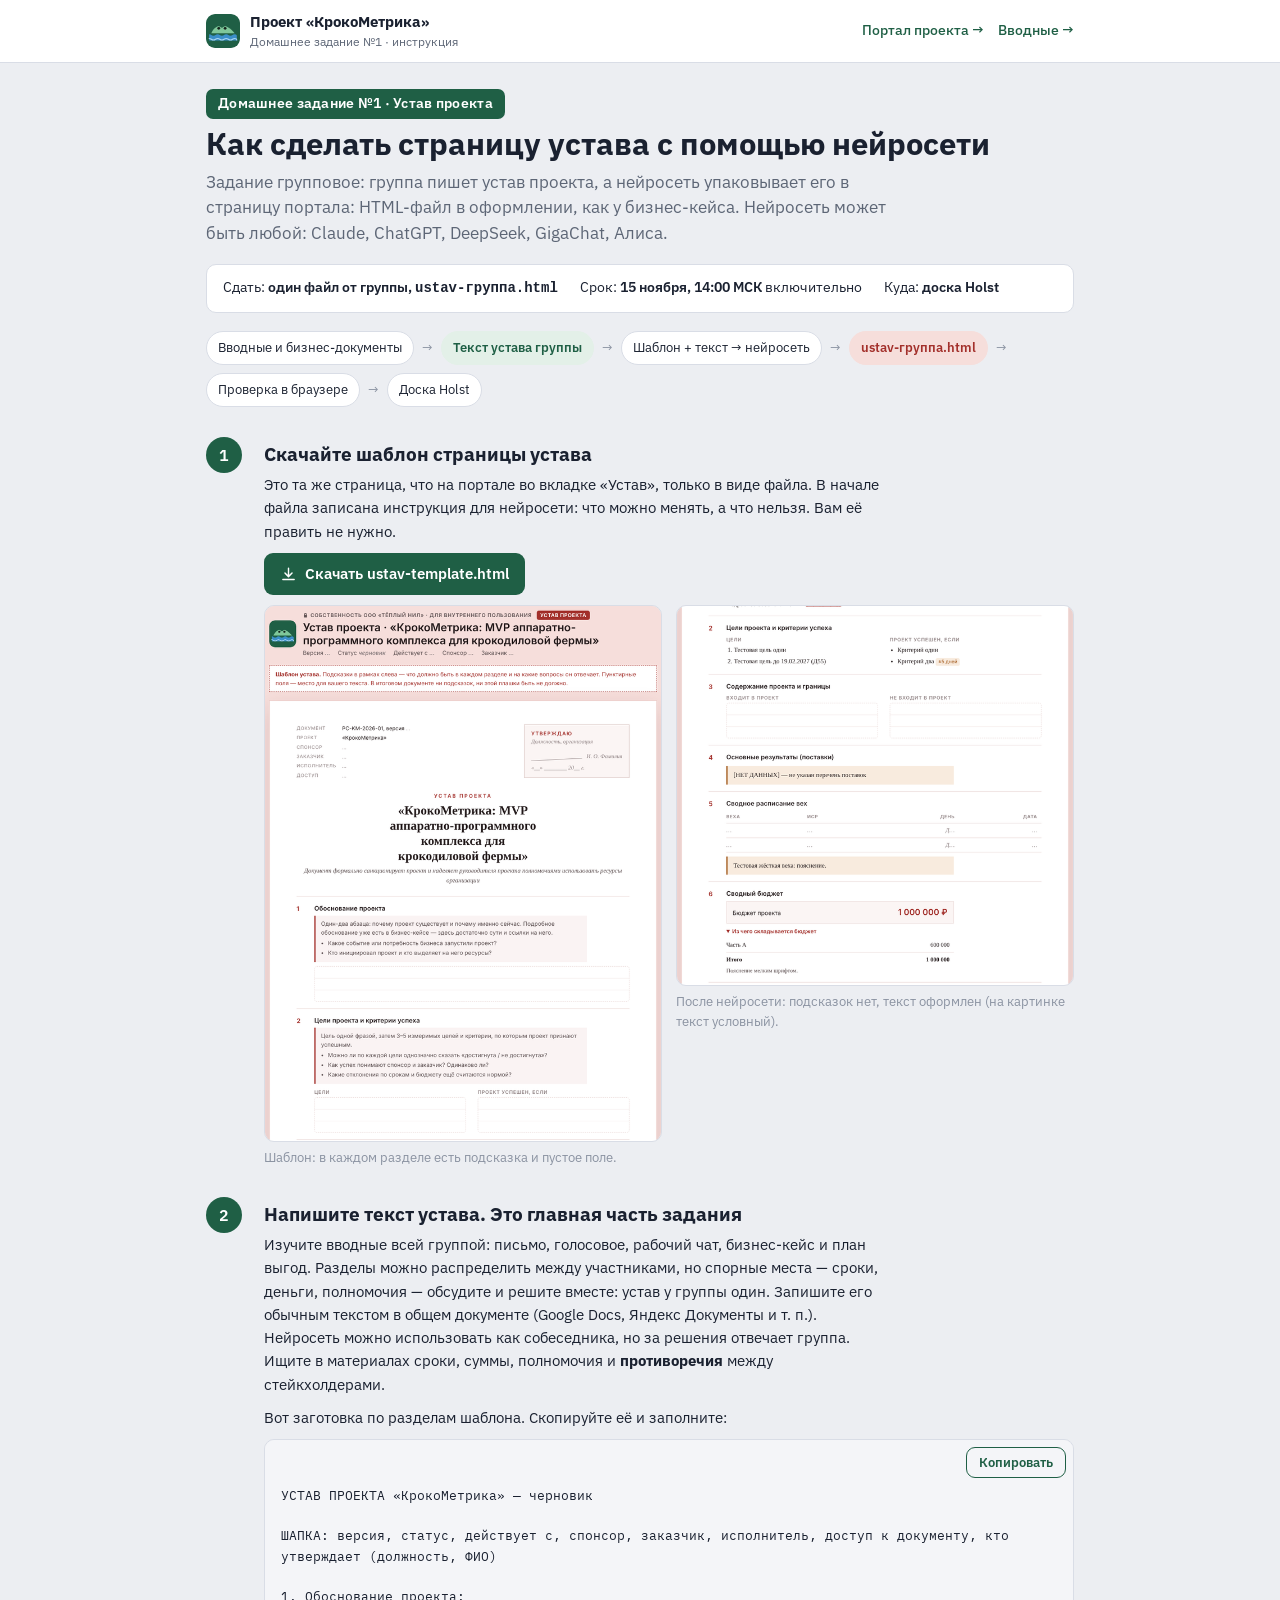
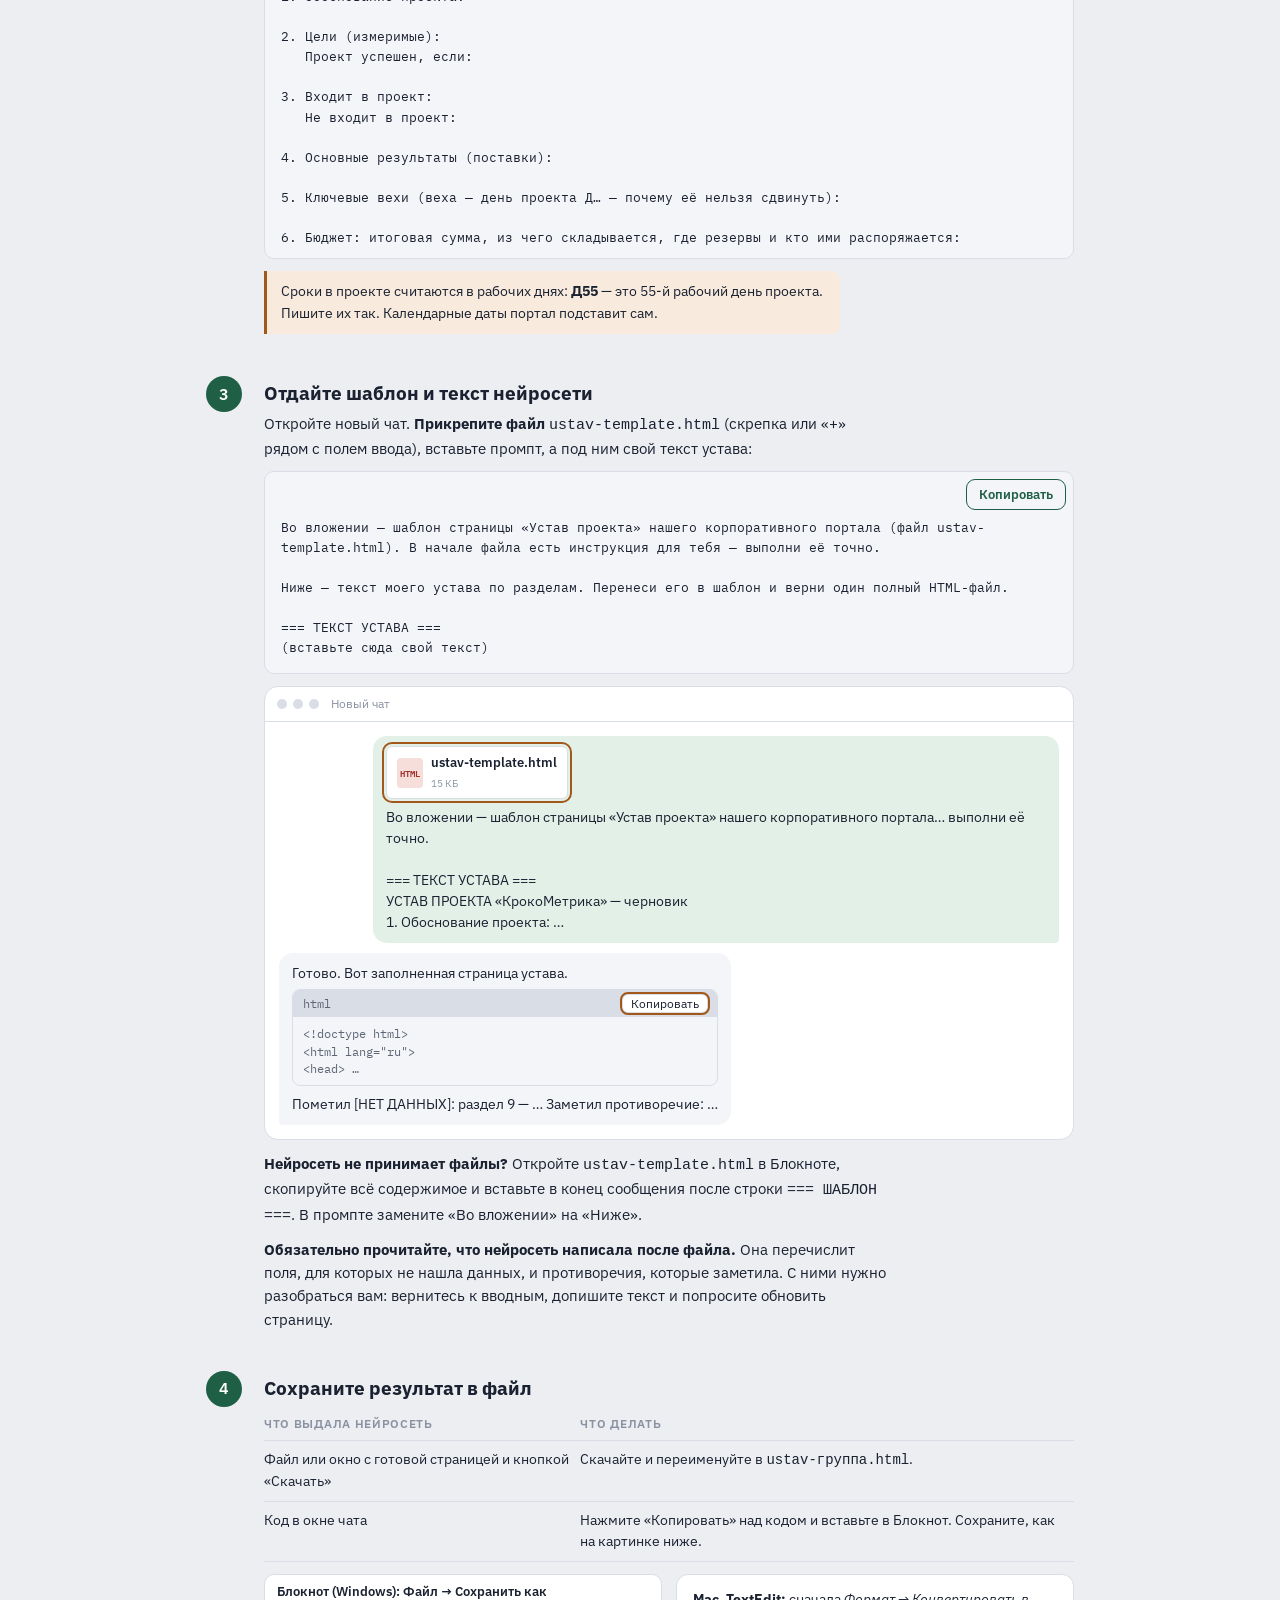
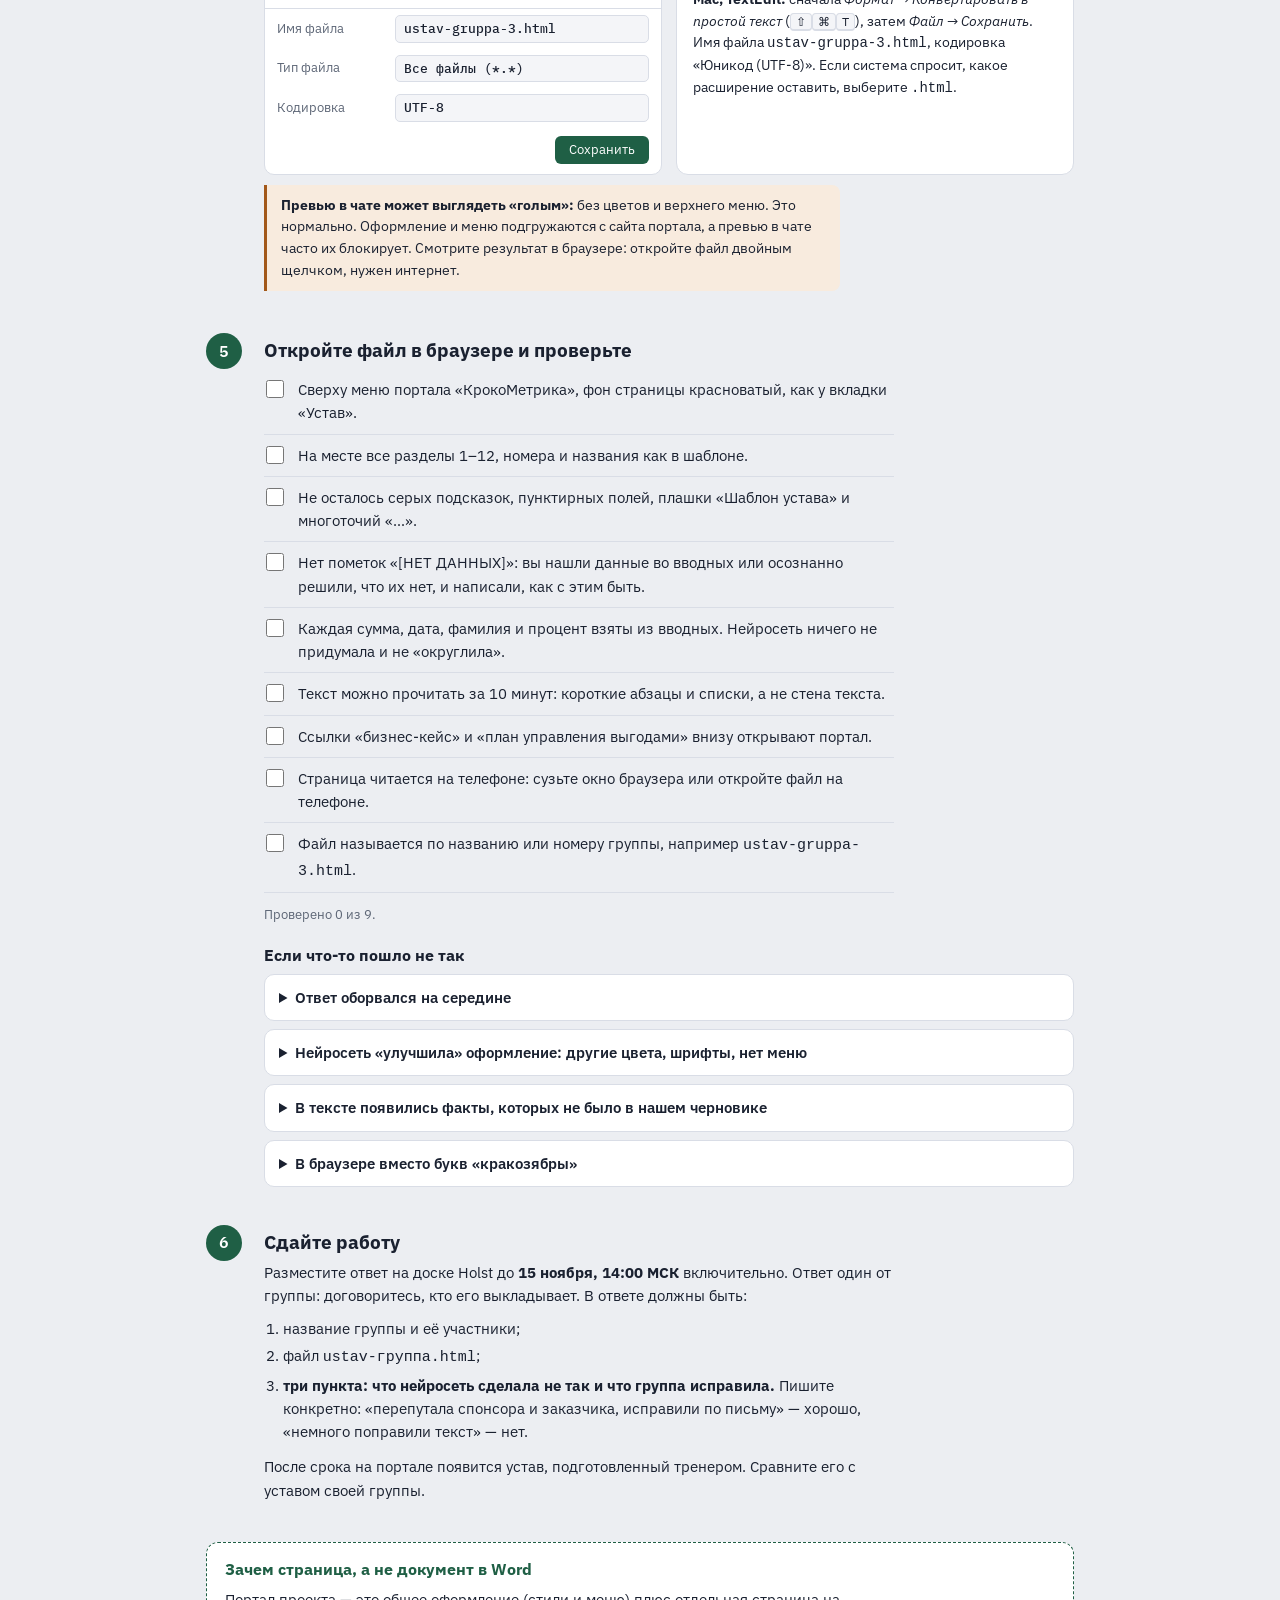
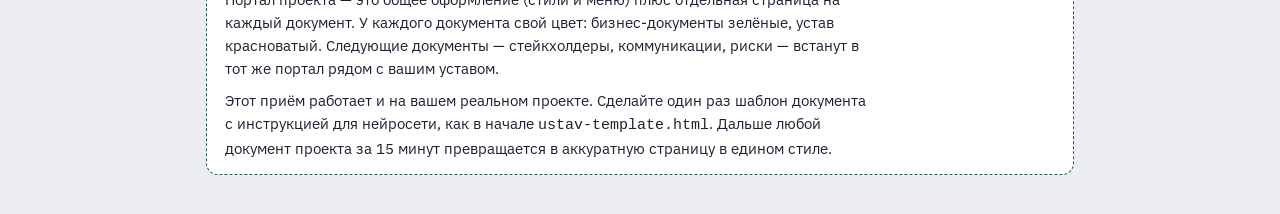
<file: hw1/guide/index.html>
<!DOCTYPE html>
<html lang="ru">
<head>
<meta charset="utf-8">
<meta name="viewport" content="width=device-width,initial-scale=1,viewport-fit=cover">
<title>Как сделать страницу устава с помощью нейросети · «КрокоМетрика»</title>
<link rel="icon" href="../../img/logo.svg" type="image/svg+xml">
<link rel="preconnect" href="https://fonts.googleapis.com">
<link rel="preconnect" href="https://fonts.gstatic.com" crossorigin>
<link rel="stylesheet" href="https://fonts.googleapis.com/css2?family=IBM+Plex+Sans:wght@400;500;600&family=IBM+Plex+Mono:wght@400;500&display=swap">
<style>
:root{--page:#eceef2;--bar:#fff;--card:#fff;--line:#d9dde6;--ink:#1a2130;--ink-2:#5d6676;--ink-3:#8a92a1;--acc:#1f5f45;--acc-soft:#e3f0e8;
  --ch-bg:#f6dedb;--ch-fg:#a3302b;--warn:#a2581a;--warn-soft:#f8ebde;--code:#f4f5f8;
  --f:"IBM Plex Sans",-apple-system,"Segoe UI",Roboto,Arial,sans-serif;--mono:"IBM Plex Mono",ui-monospace,Menlo,Consolas,monospace}
@media (prefers-color-scheme:dark){:root{--page:#12151b;--bar:#181c24;--card:#1b2029;--line:#2e3542;--ink:#e6e9ef;--ink-2:#a2abba;--ink-3:#727b8b;--acc:#6cc69a;--acc-soft:#16301f;
  --ch-bg:#3a1c19;--ch-fg:#f0897f;--warn:#e3a468;--warn-soft:#3a2818;--code:#141820;color-scheme:dark}}
*{box-sizing:border-box}
html,body{margin:0}
body{background:var(--page);color:var(--ink);font:15px/1.55 var(--f);padding-bottom:48px}
a{color:var(--acc)}
.top{background:var(--bar);border-bottom:1px solid var(--line)}
.top-in{max-width:900px;margin:0 auto;padding:10px 16px;display:flex;flex-wrap:wrap;align-items:center;gap:8px 18px}
.brand{display:flex;align-items:center;gap:10px;margin-right:auto;text-decoration:none;color:inherit}
.brand img{width:34px;height:34px;border-radius:9px}
.brand b{display:block;font-size:15px}.brand small{display:block;font-size:12px;color:var(--ink-2)}
.top nav{display:flex;gap:14px;font-size:13.5px;font-weight:500}
.top nav a{text-decoration:none}
main{max-width:900px;margin:0 auto;padding:0 16px}
h1{font-size:clamp(23px,3.4vw,31px);line-height:1.2;margin:6px 0 8px;text-wrap:balance}
.hw{display:inline-block;margin-top:26px;padding:4px 12px;border-radius:7px;background:var(--acc);color:#fff;font-weight:600;font-size:14px;letter-spacing:.02em}
@media (prefers-color-scheme:dark){.hw{color:#0e1a13}}
.lead{font-size:16.5px;color:var(--ink-2);margin:0 0 18px;max-width:68ch}
.deadline{display:flex;flex-wrap:wrap;gap:8px 22px;padding:12px 16px;border-radius:10px;background:var(--card);border:1px solid var(--line);font-size:14px}
.deadline b{font-weight:600}
.flow{display:flex;flex-wrap:wrap;align-items:center;gap:8px;margin:18px 0 6px;font-size:13px}
.flow span{padding:6px 11px;border-radius:999px;background:var(--card);border:1px solid var(--line);white-space:nowrap}
.flow span.k{background:var(--acc-soft);border-color:transparent;color:var(--acc);font-weight:600}
.flow span.c{background:var(--ch-bg);border-color:transparent;color:var(--ch-fg);font-weight:600}
.flow i{font-style:normal;color:var(--ink-3)}
.step{display:grid;grid-template-columns:44px minmax(0,1fr);gap:0 14px;margin-top:30px}
.step>.no{width:36px;height:36px;border-radius:50%;background:var(--acc);color:#fff;display:grid;place-items:center;font-weight:600;font-size:16px}
@media (prefers-color-scheme:dark){.step>.no{color:#0e1a13}}
.step h2{font-size:19px;margin:5px 0 6px;line-height:1.3}
.step p{margin:0 0 10px;max-width:70ch}
.step ul,.step ol{margin:4px 0 12px;padding-left:1.25em;max-width:70ch}
.step li{margin:4px 0}
.card{background:var(--card);border:1px solid var(--line);border-radius:12px;padding:14px 16px;margin:10px 0 12px}
.note{border-left:3px solid var(--warn);background:var(--warn-soft);padding:10px 14px;border-radius:0 8px 8px 0;margin:10px 0 12px;font-size:14px;max-width:72ch}
.why{border:1px dashed var(--acc);border-radius:12px;padding:14px 18px;margin:30px 0 0;background:var(--card)}
.why h2{font-size:16px;margin:0 0 6px;color:var(--acc)}
.why p{margin:0 0 8px;max-width:72ch}.why p:last-child{margin:0}
.btn{display:inline-flex;align-items:center;gap:8px;padding:10px 16px;border-radius:9px;background:var(--acc);color:#fff;font-weight:600;text-decoration:none;font-size:14.5px;border:0;cursor:pointer;font-family:inherit}
@media (prefers-color-scheme:dark){.btn{color:#0e1a13}}
.btn svg{width:17px;height:17px;fill:none;stroke:currentColor;stroke-width:2;stroke-linecap:round;stroke-linejoin:round}
.btn.ghost{background:transparent;color:var(--acc);border:1px solid var(--acc);padding:6px 12px;font-size:13px}
.copybox{position:relative;margin:8px 0 12px}
.copybox pre{margin:0;background:var(--code);border:1px solid var(--line);border-radius:10px;padding:46px 16px 14px;font:13px/1.55 var(--mono);white-space:pre-wrap;word-break:break-word;max-height:420px;overflow:auto}
.copybox .btn{position:absolute;top:8px;right:8px}
.copybox .btn.ok{background:var(--acc);color:#fff}
figure{margin:12px 0 14px}
figure img{display:block;max-width:100%;height:auto;border-radius:10px;border:1px solid var(--line)}
figcaption{font-size:12.5px;color:var(--ink-3);margin-top:6px}
.pair{display:grid;grid-template-columns:repeat(auto-fit,minmax(260px,1fr));gap:14px}
.pair figure{margin:0}
/* макет окна чата */
.chat{border:1px solid var(--line);border-radius:14px;background:var(--card);overflow:hidden;font-size:13.5px}
.chat .hd{display:flex;align-items:center;gap:6px;padding:8px 12px;border-bottom:1px solid var(--line);color:var(--ink-3);font-size:12px}
.chat .hd i{width:10px;height:10px;border-radius:50%;background:var(--line)}
.chat .bd{padding:14px;display:grid;gap:10px}
.msg{justify-self:end;max-width:88%;background:var(--acc-soft);border-radius:14px 14px 4px 14px;padding:10px 13px}
.msg.ai{justify-self:start;background:var(--code);border-radius:14px 14px 14px 4px}
.file{display:inline-flex;align-items:center;gap:8px;border:1px solid var(--line);background:var(--card);border-radius:9px;padding:6px 10px;margin-bottom:8px;font-size:12.5px}
.file b{display:block;font-weight:600}.file small{color:var(--ink-3)}
.file .ic{width:26px;height:30px;border-radius:4px;background:var(--ch-bg);color:var(--ch-fg);display:grid;place-items:center;font:600 9px var(--mono)}
.codeblk{border:1px solid var(--line);border-radius:8px;overflow:hidden;margin-top:6px}
.codeblk .t{display:flex;justify-content:space-between;align-items:center;padding:5px 10px;background:var(--line);font:12px var(--mono);color:var(--ink-2)}
.codeblk .t span.cp{background:var(--card);border-radius:5px;padding:1px 8px;color:var(--ink);font-family:var(--f);outline:2px solid var(--warn);outline-offset:1px}
.codeblk pre{margin:0;padding:8px 10px;font:11.5px/1.5 var(--mono);color:var(--ink-2);white-space:pre;overflow:hidden}
.arrow{position:relative}
.hl{outline:2px solid var(--warn);outline-offset:2px;border-radius:6px}
/* макет «Сохранить как» */
.save{border:1px solid var(--line);border-radius:10px;background:var(--card);font-size:13px;max-width:460px}
.save .hd{padding:7px 12px;border-bottom:1px solid var(--line);font-weight:600;font-size:12.5px}
.save .rw{display:grid;grid-template-columns:110px 1fr;gap:8px;align-items:center;padding:6px 12px}
.save .rw span{color:var(--ink-2)}
.save .rw b{font-weight:500;border:1px solid var(--line);border-radius:5px;padding:3px 8px;background:var(--code);font-family:var(--mono);font-size:12.5px}
.save .ft{display:flex;justify-content:flex-end;padding:8px 12px 10px}
.save .ft i{font-style:normal;background:var(--acc);color:#fff;border-radius:6px;padding:4px 14px}
table.ways{border-collapse:collapse;width:100%;font-size:14px;margin:6px 0 12px}
table.ways th,table.ways td{text-align:left;vertical-align:top;padding:8px 10px 8px 0;border-bottom:1px solid var(--line)}
table.ways th{font-size:11.5px;letter-spacing:.06em;text-transform:uppercase;color:var(--ink-3);font-weight:600}
.check{list-style:none;padding:0!important;margin:6px 0 12px!important}
.check li{margin:0!important;border-bottom:1px solid var(--line)}
.check label{display:grid;grid-template-columns:22px 1fr;gap:10px;padding:9px 2px;cursor:pointer}
.check input{width:18px;height:18px;margin:2px 0 0;accent-color:var(--acc)}
.check input:checked+span{color:var(--ink-3);text-decoration:line-through}
.prog{font-size:13px;color:var(--ink-2);margin-top:4px}
details.fix{border:1px solid var(--line);border-radius:10px;background:var(--card);margin:8px 0;padding:0 14px}
details.fix>summary{cursor:pointer;padding:11px 0;font-weight:600}
details.fix[open]>summary{border-bottom:1px solid var(--line);margin-bottom:10px}
details.fix p{margin:0 0 8px}
.todo{background:#fff3b0;color:#4a3b00;padding:0 4px;border-radius:3px;font-weight:600}
kbd{font:12px var(--mono);border:1px solid var(--line);border-bottom-width:2px;border-radius:4px;padding:0 5px;background:var(--code)}
@media (max-width:560px){.step{grid-template-columns:1fr}.step>.no{margin-bottom:6px}.save .rw{grid-template-columns:90px 1fr}}
</style>
</head>
<body>
<header class="top"><div class="top-in">
  <a class="brand" href="../../"><img src="../../img/logo.svg" alt=""><span><b>Проект «КрокоМетрика»</b><small>Домашнее задание №1 · инструкция</small></span></a>
  <nav><a href="../../">Портал проекта →</a><a href="../">Вводные →</a></nav>
</div></header>

<main>
<div class="hw">Домашнее задание №1 · Устав проекта</div>
<h1>Как сделать страницу устава с помощью нейросети</h1>
<p class="lead">Задание групповое: группа пишет устав проекта, а нейросеть упаковывает его в страницу портала: HTML-файл в оформлении, как у бизнес-кейса. Нейросеть может быть любой: Claude, ChatGPT, DeepSeek, GigaChat, Алиса.</p>

<div class="deadline">
  <span>Сдать: <b>один файл от группы, <code>ustav-группа.html</code></b></span>
  <span>Срок: <b>15 ноября, 14:00 МСК</b> включительно</span>
  <span>Куда: <b>доска Holst</b></span>
</div>

<div class="flow" aria-label="Порядок работы">
  <span>Вводные и бизнес-документы</span><i>→</i><span class="k">Текст устава группы</span><i>→</i><span>Шаблон + текст → нейросеть</span><i>→</i><span class="c">ustav-группа.html</span><i>→</i><span>Проверка в браузере</span><i>→</i><span>Доска Holst</span>
</div>

<section class="step"><div class="no">1</div><div>
  <h2>Скачайте шаблон страницы устава</h2>
  <p>Это та же страница, что на портале во вкладке «Устав», только в виде файла. В начале файла записана инструкция для нейросети: что можно менять, а что нельзя. Вам её править не нужно.</p>
  <p><a class="btn" href="../ustav-template.html" download="ustav-template.html"><svg viewBox="0 0 24 24"><path d="M12 3v12m0 0-5-5m5 5 5-5M4 19h16"/></svg>Скачать ustav-template.html</a></p>
  <div class="pair">
    <figure><img src="before.png" alt="Шаблон устава: разделы с подсказками и пустыми полями" loading="lazy"><figcaption>Шаблон: в каждом разделе есть подсказка и пустое поле.</figcaption></figure>
    <figure><img src="after.png" alt="Те же разделы после заполнения" loading="lazy"><figcaption>После нейросети: подсказок нет, текст оформлен (на картинке текст условный).</figcaption></figure>
  </div>
</div></section>

<section class="step"><div class="no">2</div><div>
  <h2>Напишите текст устава. Это главная часть задания</h2>
  <p>Изучите вводные всей группой: письмо, голосовое, рабочий чат, бизнес-кейс и план выгод. Разделы можно распределить между участниками, но спорные места — сроки, деньги, полномочия — обсудите и решите вместе: устав у группы один. Запишите его обычным текстом в общем документе (Google Docs, Яндекс Документы и т. п.). Нейросеть можно использовать как собеседника, но за решения отвечает группа. Ищите в материалах сроки, суммы, полномочия и <b>противоречия</b> между стейкхолдерами.</p>
  <p>Вот заготовка по разделам шаблона. Скопируйте её и заполните:</p>
  <div class="copybox"><button class="btn ghost" data-copy="draft">Копировать</button><pre id="draft">УСТАВ ПРОЕКТА «КрокоМетрика» — черновик

ШАПКА: версия, статус, действует с, спонсор, заказчик, исполнитель, доступ к документу, кто утверждает (должность, ФИО)

1. Обоснование проекта:

2. Цели (измеримые):
   Проект успешен, если:

3. Входит в проект:
   Не входит в проект:

4. Основные результаты (поставки):

5. Ключевые вехи (веха — день проекта Д… — почему её нельзя сдвинуть):

6. Бюджет: итоговая сумма, из чего складывается, где резервы и кто ими распоряжается:

7. Высокоуровневые требования:

8. Допущения:
   Ограничения:

9. Терминирующие риски:

10. Руководитель проекта и полномочия (кем назначен, финансовые полномочия, кто решает по изменениям, кто принимает работу, о чём и кому сообщать немедленно):

11. Ключевые стейкхолдеры (спонсор, заказчик, руководитель проекта):

12. Критерии завершения проекта:</pre></div>
  <div class="note">Сроки в проекте считаются в рабочих днях: <b>Д55</b> — это 55-й рабочий день проекта. Пишите их так. Календарные даты портал подставит сам.</div>
</div></section>

<section class="step"><div class="no">3</div><div>
  <h2>Отдайте шаблон и текст нейросети</h2>
  <p>Откройте новый чат. <b>Прикрепите файл</b> <code>ustav-template.html</code> (скрепка или «+» рядом с полем ввода), вставьте промпт, а под ним свой текст устава:</p>
  <div class="copybox"><button class="btn ghost" data-copy="prompt">Копировать</button><pre id="prompt">Во вложении — шаблон страницы «Устав проекта» нашего корпоративного портала (файл ustav-template.html). В начале файла есть инструкция для тебя — выполни её точно.

Ниже — текст моего устава по разделам. Перенеси его в шаблон и верни один полный HTML-файл.

=== ТЕКСТ УСТАВА ===
(вставьте сюда свой текст)</pre></div>
  <div class="chat" aria-label="Пример: как выглядит сообщение нейросети">
    <div class="hd"><i></i><i></i><i></i><span style="margin-left:6px">Новый чат</span></div>
    <div class="bd">
      <div class="msg"><div class="file hl"><span class="ic">HTML</span><span><b>ustav-template.html</b><small>15 КБ</small></span></div>
        <div>Во вложении — шаблон страницы «Устав проекта» нашего корпоративного портала… выполни её точно.<br><br>=== ТЕКСТ УСТАВА ===<br>УСТАВ ПРОЕКТА «КрокоМетрика» — черновик<br>1. Обоснование проекта: …</div></div>
      <div class="msg ai">Готово. Вот заполненная страница устава.
        <div class="codeblk"><div class="t"><span>html</span><span class="cp">Копировать</span></div><pre>&lt;!doctype html&gt;
&lt;html lang="ru"&gt;
&lt;head&gt; …</pre></div>
        <div style="margin-top:8px">Пометил [НЕТ ДАННЫХ]: раздел 9 — … Заметил противоречие: …</div></div>
    </div>
  </div>
  <p style="margin-top:12px"><b>Нейросеть не принимает файлы?</b> Откройте <code>ustav-template.html</code> в Блокноте, скопируйте всё содержимое и вставьте в конец сообщения после строки <code>=== ШАБЛОН ===</code>. В промпте замените «Во вложении» на «Ниже».</p>
  <p><b>Обязательно прочитайте, что нейросеть написала после файла.</b> Она перечислит поля, для которых не нашла данных, и противоречия, которые заметила. С ними нужно разобраться вам: вернитесь к вводным, допишите текст и попросите обновить страницу.</p>
</div></section>

<section class="step"><div class="no">4</div><div>
  <h2>Сохраните результат в файл</h2>
  <table class="ways">
    <thead><tr><th>Что выдала нейросеть</th><th>Что делать</th></tr></thead>
    <tbody>
      <tr><td>Файл или окно с готовой страницей и кнопкой «Скачать»</td><td>Скачайте и переименуйте в <code>ustav-группа.html</code>.</td></tr>
      <tr><td>Код в окне чата</td><td>Нажмите «Копировать» над кодом и вставьте в Блокнот. Сохраните, как на картинке ниже.</td></tr>
    </tbody>
  </table>
  <div class="pair">
    <div class="save" aria-label="Пример окна сохранения в Блокноте">
      <div class="hd">Блокнот (Windows): Файл → Сохранить как</div>
      <div class="rw"><span>Имя файла</span><b>ustav-gruppa-3.html</b></div>
      <div class="rw"><span>Тип файла</span><b>Все файлы (*.*)</b></div>
      <div class="rw"><span>Кодировка</span><b>UTF-8</b></div>
      <div class="ft"><i>Сохранить</i></div>
    </div>
    <div class="card" style="margin:0;font-size:14px">
      <b>Mac, TextEdit:</b> сначала <i>Формат → Конвертировать в простой текст</i> (<kbd>⇧</kbd><kbd>⌘</kbd><kbd>T</kbd>), затем <i>Файл → Сохранить</i>. Имя файла <code>ustav-gruppa-3.html</code>, кодировка «Юникод (UTF-8)». Если система спросит, какое расширение оставить, выберите <code>.html</code>.
    </div>
  </div>
  <div class="note"><b>Превью в чате может выглядеть «голым»:</b> без цветов и верхнего меню. Это нормально. Оформление и меню подгружаются с сайта портала, а превью в чате часто их блокирует. Смотрите результат в браузере: откройте файл двойным щелчком, нужен интернет.</div>
</div></section>

<section class="step"><div class="no">5</div><div>
  <h2>Откройте файл в браузере и проверьте</h2>
  <ul class="check" id="check">
    <li><label><input type="checkbox"><span>Сверху меню портала «КрокоМетрика», фон страницы красноватый, как у вкладки «Устав».</span></label></li>
    <li><label><input type="checkbox"><span>На месте все разделы 1–12, номера и названия как в шаблоне.</span></label></li>
    <li><label><input type="checkbox"><span>Не осталось серых подсказок, пунктирных полей, плашки «Шаблон устава» и многоточий «…».</span></label></li>
    <li><label><input type="checkbox"><span>Нет пометок «[НЕТ ДАННЫХ]»: вы нашли данные во вводных или осознанно решили, что их нет, и написали, как с этим быть.</span></label></li>
    <li><label><input type="checkbox"><span>Каждая сумма, дата, фамилия и процент взяты из вводных. Нейросеть ничего не придумала и не «округлила».</span></label></li>
    <li><label><input type="checkbox"><span>Текст можно прочитать за 10 минут: короткие абзацы и списки, а не стена текста.</span></label></li>
    <li><label><input type="checkbox"><span>Ссылки «бизнес-кейс» и «план управления выгодами» внизу открывают портал.</span></label></li>
    <li><label><input type="checkbox"><span>Страница читается на телефоне: сузьте окно браузера или откройте файл на телефоне.</span></label></li>
    <li><label><input type="checkbox"><span>Файл называется по названию или номеру группы, например <code>ustav-gruppa-3.html</code>.</span></label></li>
  </ul>
  <div class="prog" id="prog" aria-live="polite"></div>

  <h2 style="font-size:16px;margin-top:20px">Если что-то пошло не так</h2>
  <details class="fix"><summary>Ответ оборвался на середине</summary>
    <p>Напишите в том же чате:</p>
    <div class="copybox"><button class="btn ghost" data-copy="f1">Копировать</button><pre id="f1">Ответ оборвался. Продолжи ровно с того места, где остановился, без повторения начала.</pre></div>
    <p>Вставьте продолжение в Блокноте сразу после последней строки первой части. Если обрывается снова, начните новый чат и попросите формулировать короче. Или попробуйте другую нейросеть.</p></details>
  <details class="fix"><summary>Нейросеть «улучшила» оформление: другие цвета, шрифты, нет меню</summary>
    <div class="copybox"><button class="btn ghost" data-copy="f2">Копировать</button><pre id="f2">Ты изменил оформление. Верни блок &lt;head&gt;, тег &lt;km-shell&gt; и скрипты в конце точно как в шаблоне, удали все свои стили (&lt;style&gt; и style="…") и используй только классы из инструкции в шаблоне. Верни файл целиком.</pre></div></details>
  <details class="fix"><summary>В тексте появились факты, которых не было в нашем черновике</summary>
    <div class="copybox"><button class="btn ghost" data-copy="f3">Копировать</button><pre id="f3">В разделе … есть данные, которых нет в моём тексте: … Убери их. Где данных нет — поставь пометку [НЕТ ДАННЫХ]. Верни файл целиком.</pre></div></details>
  <details class="fix"><summary>В браузере вместо букв «кракозябры»</summary>
    <p>Файл сохранён не в UTF-8. Пересохраните его в Блокноте и выберите кодировку UTF-8.</p></details>
</div></section>

<section class="step"><div class="no">6</div><div>
  <h2>Сдайте работу</h2>
  <p>Разместите ответ на доске Holst до <b>15 ноября, 14:00 МСК</b> включительно. Ответ один от группы: договоритесь, кто его выкладывает. В ответе должны быть:</p>
  <ol>
    <li>название группы и её участники;</li>
    <li>файл <code>ustav-группа.html</code>;</li>
    <li><b>три пункта: что нейросеть сделала не так и что группа исправила.</b> Пишите конкретно: «перепутала спонсора и заказчика, исправили по письму» — хорошо, «немного поправили текст» — нет.</li>
  </ol>
  <p>После срока на портале появится устав, подготовленный тренером. Сравните его с уставом своей группы.</p>
</div></section>

<div class="why">
  <h2>Зачем страница, а не документ в Word</h2>
  <p>Портал проекта — это общее оформление (стили и меню) плюс отдельная страница на каждый документ. У каждого документа свой цвет: бизнес-документы зелёные, устав красноватый. Следующие документы — стейкхолдеры, коммуникации, риски — встанут в тот же портал рядом с вашим уставом.</p>
  <p>Этот приём работает и на вашем реальном проекте. Сделайте один раз шаблон документа с инструкцией для нейросети, как в начале <code>ustav-template.html</code>. Дальше любой документ проекта за 15 минут превращается в аккуратную страницу в едином стиле.</p>
</div>
</main>

<script>
document.querySelectorAll('[data-copy]').forEach(b=>b.addEventListener('click',async()=>{
  const t=document.getElementById(b.dataset.copy).innerText;let ok=false;
  try{await navigator.clipboard.writeText(t);ok=true}catch(e){
    try{const r=document.createRange();r.selectNodeContents(document.getElementById(b.dataset.copy));const s=getSelection();s.removeAllRanges();s.addRange(r);ok=document.execCommand('copy');s.removeAllRanges()}catch(e2){}}
  const old=b.textContent;b.textContent=ok?'Скопировано ✓':'Выделите текст вручную';b.classList.toggle('ok',ok);setTimeout(()=>{b.textContent=old;b.classList.remove('ok')},1800);
}));
(()=>{const box=document.getElementById('check'),pr=document.getElementById('prog'),cb=[...box.querySelectorAll('input')];
  const K='km-hw1-check';let st=[];try{st=JSON.parse(localStorage.getItem(K)||'[]')}catch(e){}
  cb.forEach((c,i)=>{c.checked=!!st[i];c.addEventListener('change',upd)});
  function upd(){const v=cb.map(c=>c.checked);try{localStorage.setItem(K,JSON.stringify(v))}catch(e){}
    const n=v.filter(Boolean).length;pr.textContent=n===cb.length?'Всё проверено — можно сдавать.':'Проверено '+n+' из '+cb.length+'.'}
  upd();})();
</script>
</body>
</html>
</file>
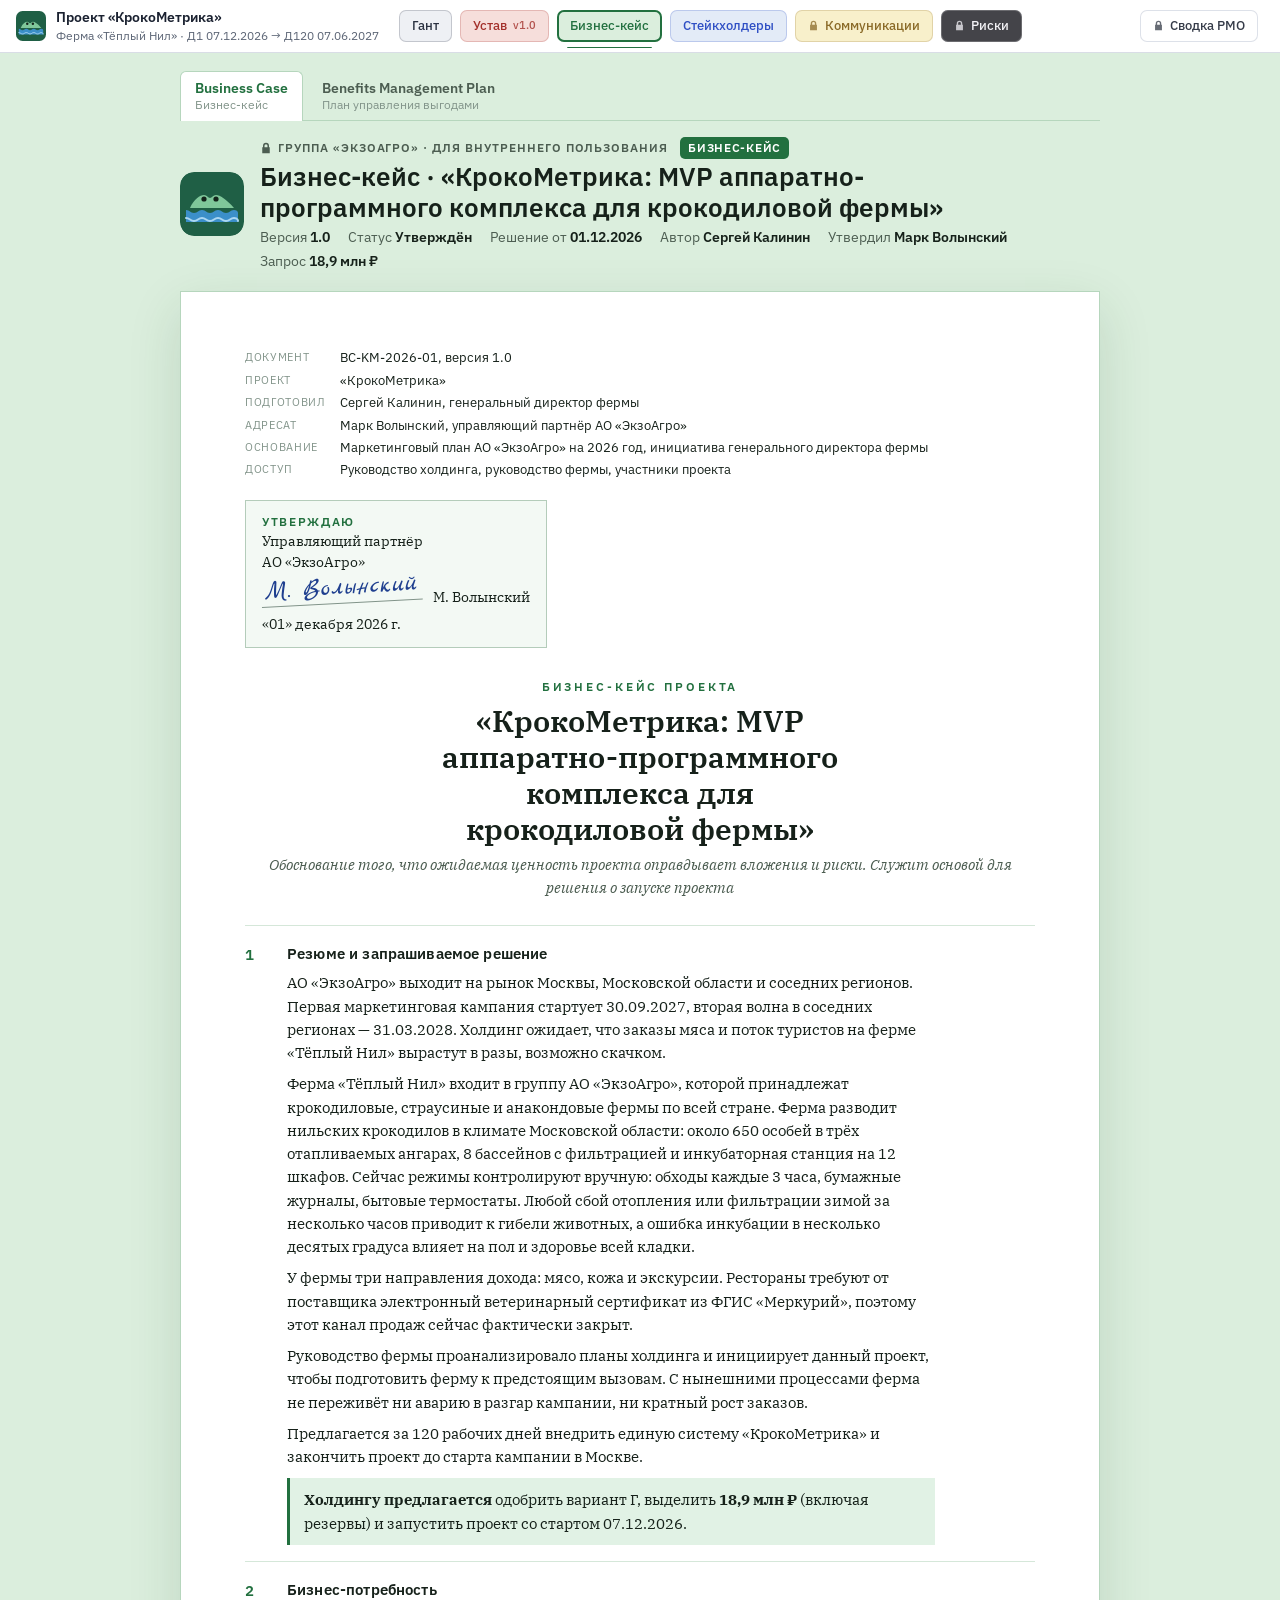
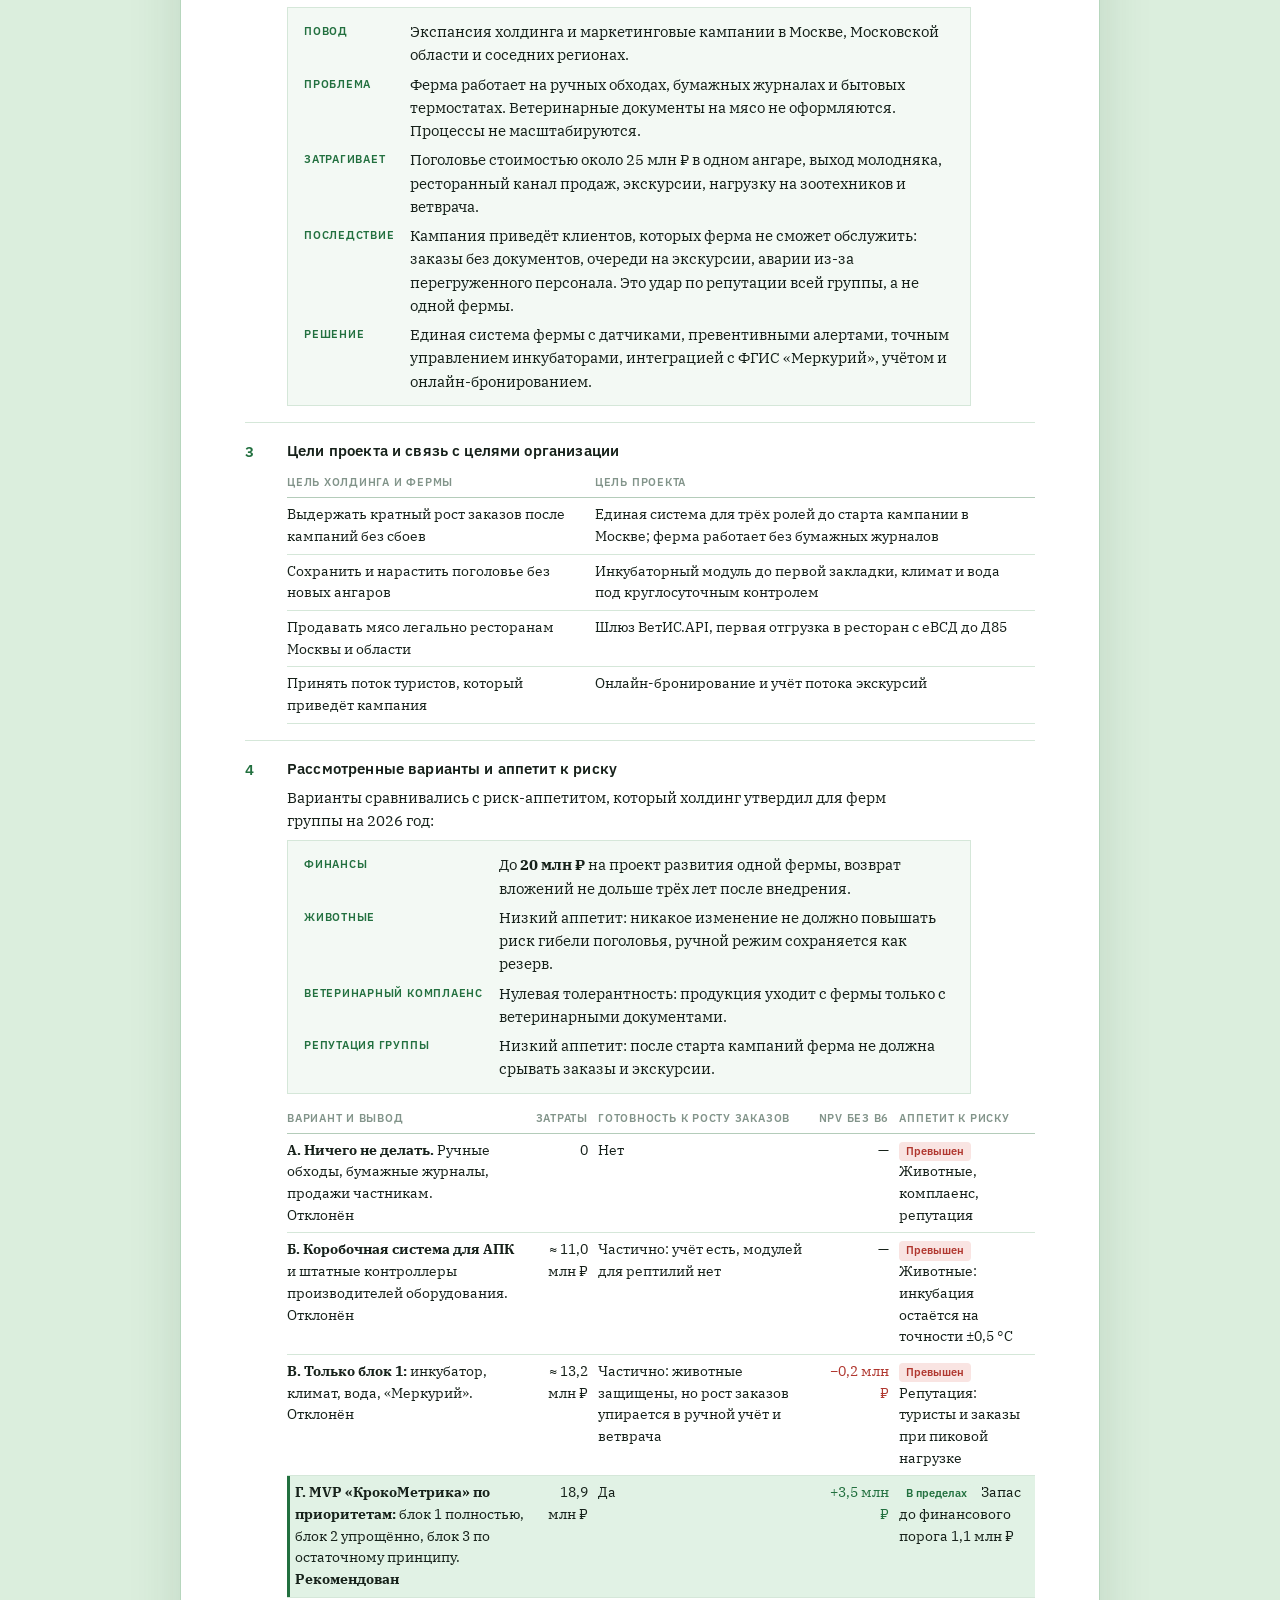
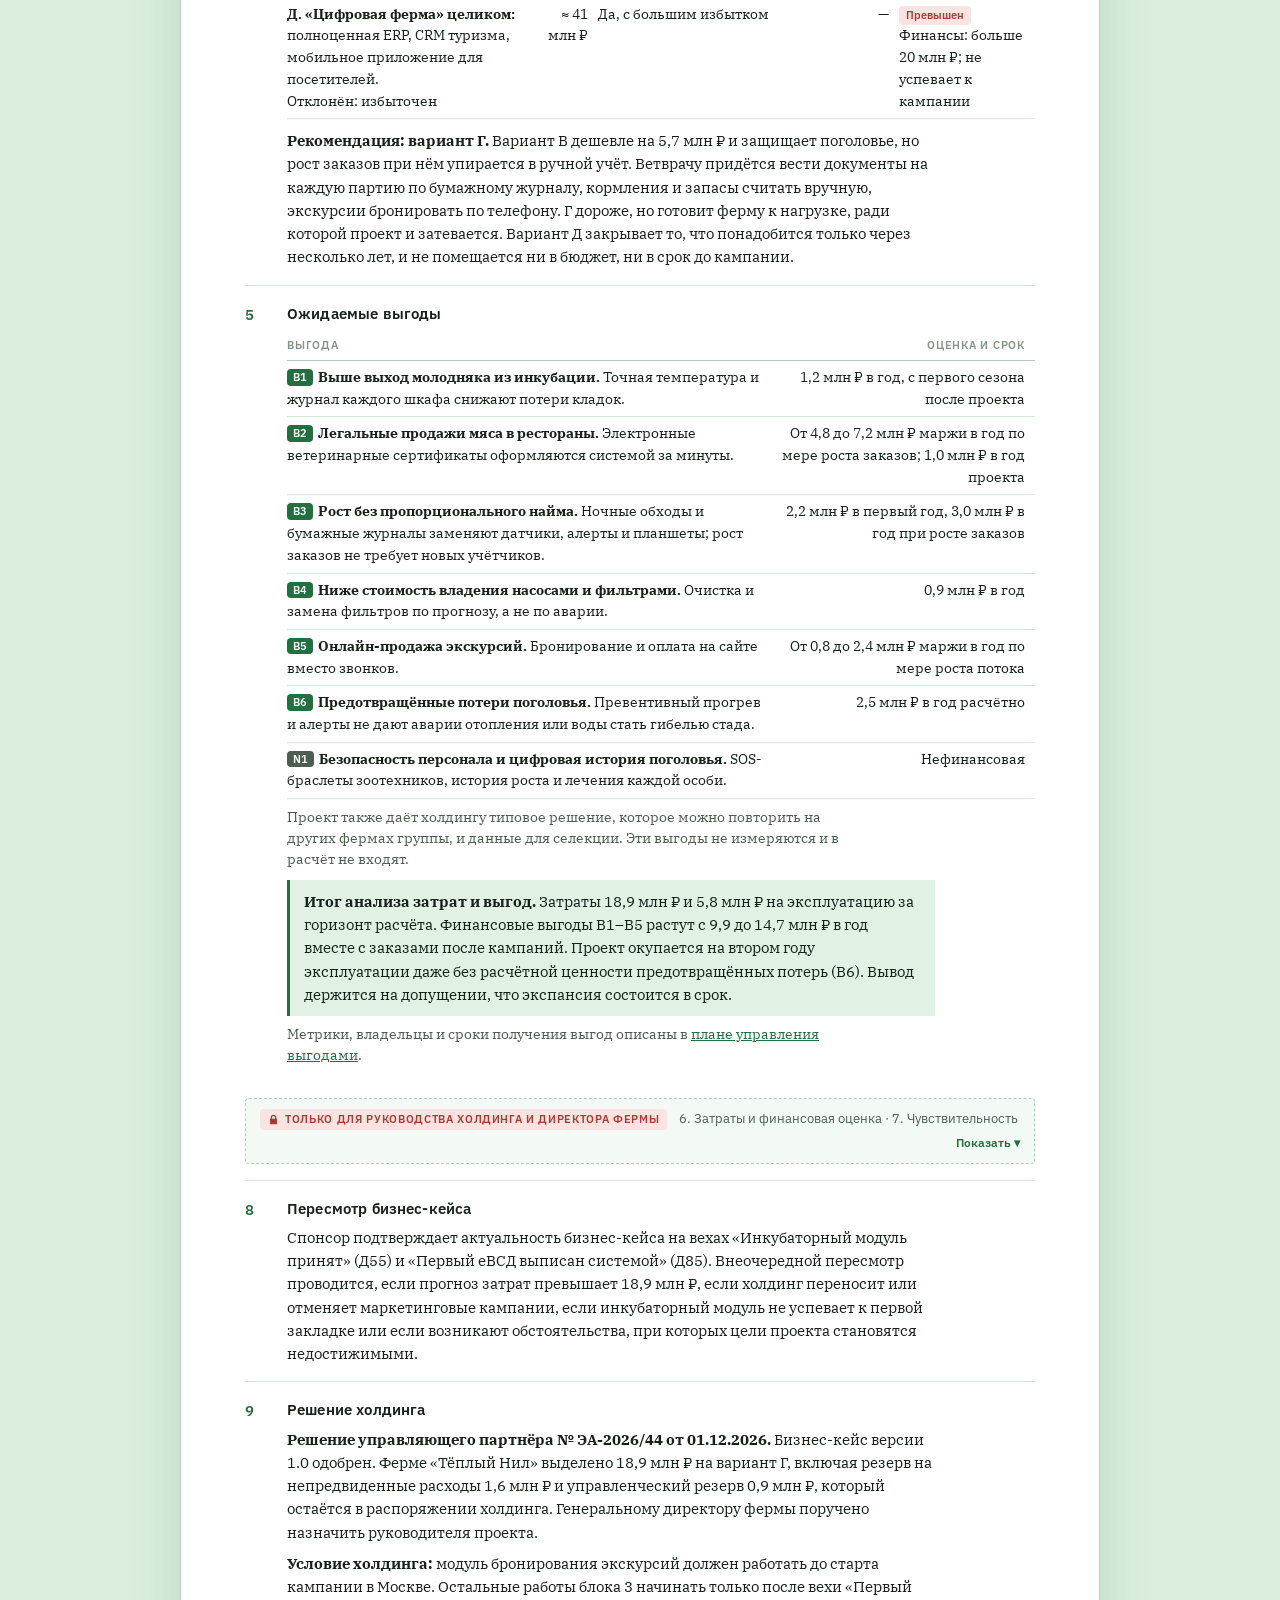
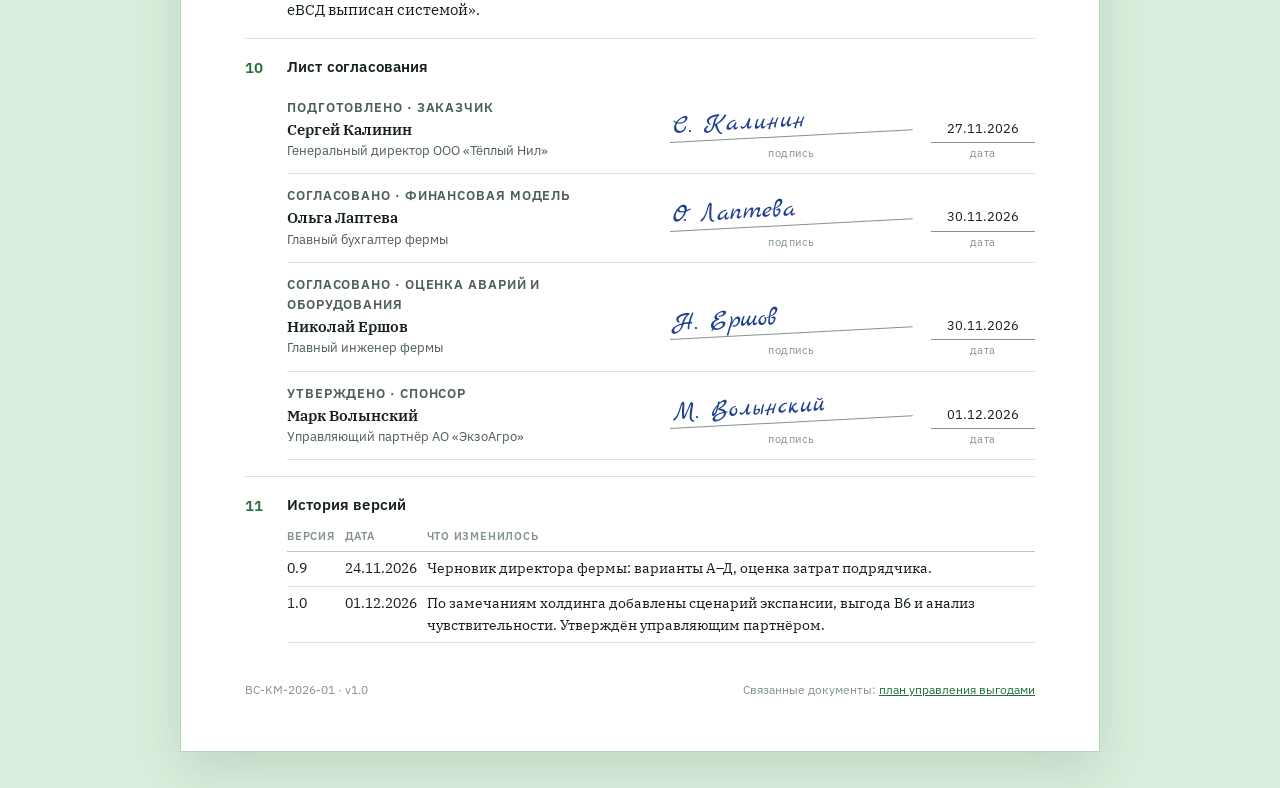
<file: business-case.html>
<!doctype html>
<html lang="ru">
<head>
<meta charset="utf-8">
<meta name="viewport" content="width=device-width,initial-scale=1,viewport-fit=cover">
<title>Бизнес-кейс «КрокоМетрика»</title>
<meta name="claude:viewport-fit-sides" content="cover">
<link rel="preconnect" href="https://fonts.googleapis.com">
<link rel="preconnect" href="https://fonts.gstatic.com" crossorigin>
<link rel="stylesheet" href="https://fonts.googleapis.com/css2?family=IBM+Plex+Sans:wght@400;500;600&family=IBM+Plex+Serif:ital,wght@0,400;0,600;1,400&family=Marck+Script&display=swap">
<style>body{margin:0}img{max-width:100%}[hidden]{display:none!important}</style>
<style>
/* Layout: вкладки «Бизнес-кейс / План выгод» → шапка компании (как в Ганте, реестре и плане коммуникаций) → один лист документа на светло-зелёной подложке: реквизиты и «Утверждаю» → разделы бизнес-кейса → лист согласования с подписями → история версий. */
:root{
  --page:#dbeedd; --page-line:#b6d6bd; --doc:#22703f;
  --paper:#ffffff; --paper-2:#f3f9f4; --line:#d5e7d9; --line-strong:#b4ccba;
  --ink:#16211a; --ink-2:#4c5d51; --ink-3:#82948a;
  --sign:#1f3f8f; --stamp:#22703f; --ok:#22703f; --ok-soft:#e1f2e5; --warn:#a2581a; --warn-soft:#f8ebde; --neg:#b0372f; --neg-soft:#f9e4e2;
  --shadow:0 18px 50px rgba(24,70,38,.14); --page-bmp:#c4e1ca; --page-line-bmp:#9fc8a9; --bar:#22703f; --bar-soft:#cfe7d6; --proj:#7a8a80;
  --f-ui:"IBM Plex Sans",-apple-system,"Segoe UI",Roboto,Arial,sans-serif;
  --f-doc:"IBM Plex Serif",Georgia,"Times New Roman",serif;
  --f-sig:"Marck Script","Segoe Script","Brush Script MT",cursive;
}
@media (prefers-color-scheme:dark){:root:not([data-theme="light"]){
  --page:#0f1f14; --page-line:#25432d; --doc:#7fd39b;
  --paper:#151b17; --paper-2:#1b231d; --line:#28332b; --line-strong:#3c4b40;
  --ink:#e3ece5; --ink-2:#a9b8ad; --ink-3:#7c8c80;
  --sign:#9db4ff; --stamp:#7fd39b; --ok:#6cc895; --ok-soft:#173022; --warn:#e3a468; --warn-soft:#3a2818; --neg:#f08a80; --neg-soft:#3a1c1a;
  --shadow:0 18px 50px rgba(0,0,0,.5); --page-bmp:#163322; --page-line-bmp:#2f5a3c; --bar:#6cc895; --bar-soft:#1f3a29; --proj:#8a9a90; --page-bmp:#163322; --page-line-bmp:#2f5a3c; --bar:#6cc895; --bar-soft:#1f3a29; --proj:#8a9a90; color-scheme:dark}}
:root[data-theme="dark"]{
  --page:#0f1f14; --page-line:#25432d; --doc:#7fd39b;
  --paper:#151b17; --paper-2:#1b231d; --line:#28332b; --line-strong:#3c4b40;
  --ink:#e3ece5; --ink-2:#a9b8ad; --ink-3:#7c8c80;
  --sign:#9db4ff; --stamp:#7fd39b; --ok:#6cc895; --ok-soft:#173022; --warn:#e3a468; --warn-soft:#3a2818; --neg:#f08a80; --neg-soft:#3a1c1a;
  --shadow:0 18px 50px rgba(0,0,0,.5); color-scheme:dark}

*{box-sizing:border-box}
body{background:var(--page);color:var(--ink);font-family:var(--f-ui);font-size:14px;line-height:1.5;
  padding-left:max(16px,env(safe-area-inset-left,0px));padding-right:max(16px,env(safe-area-inset-right,0px));padding-block:18px 36px}
:focus-visible{outline:2px solid var(--doc);outline-offset:2px}
.num{font-variant-numeric:tabular-nums}

/* Шапка */
.head{display:flex;gap:16px;align-items:center;max-width:920px;margin:0 auto}
.logo{border-radius:14px;width:64px;height:64px;flex:none;background:url([data-uri]) center/contain no-repeat}
@media (prefers-color-scheme:dark){:root:not([data-theme="light"]) .logo{border-radius:14px;filter:invert(1)}}
:root[data-theme="dark"] .logo{border-radius:14px;filter:invert(1)}
.head-main{min-width:0}
.eyebrow{display:flex;flex-wrap:wrap;align-items:center;gap:6px;font-size:12px;font-weight:600;letter-spacing:.08em;text-transform:uppercase;color:var(--ink-2)}
.eyebrow svg{width:12px;height:12px;fill:currentColor}
.doctype{margin-left:6px;padding:2px 8px;border-radius:5px;background:var(--doc);color:var(--paper);letter-spacing:.06em}
.head h1{margin:2px 0 4px;font-size:clamp(19px,2.6vw,26px);line-height:1.2;font-weight:600;text-wrap:balance}
.facts{display:flex;flex-wrap:wrap;gap:4px 18px;color:var(--ink-2);font-size:13.5px}
.facts b{color:var(--ink);font-weight:600}

/* Лист */
.sheet{max-width:920px;margin:20px auto 0;background:var(--paper);border:1px solid var(--page-line);box-shadow:var(--shadow);
  padding:clamp(20px,5vw,56px) clamp(16px,5.5vw,64px) clamp(24px,5vw,52px);font-family:var(--f-doc);font-size:15px;line-height:1.55}
.req{display:flex;flex-wrap:wrap;justify-content:space-between;gap:20px 32px;align-items:flex-start;font-family:var(--f-ui);font-size:12.5px;color:var(--ink-2)}
.req dl{display:grid;grid-template-columns:auto 1fr;gap:3px 14px;margin:0}
.req dt{color:var(--ink-3);text-transform:uppercase;letter-spacing:.06em;font-size:11px;padding-top:1px}
.req dd{margin:0;color:var(--ink)}
.approve{min-width:250px;border:1px solid var(--line-strong);padding:12px 16px;font-family:var(--f-doc);font-size:13.5px;color:var(--ink);background:var(--paper-2)}
.approve .cap{font-family:var(--f-ui);font-weight:600;letter-spacing:.14em;font-size:12px;color:var(--stamp)}
.approve .sigline{display:flex;align-items:flex-end;gap:10px;margin-top:6px}
.title{text-align:center;margin:30px 0 26px}
.title .kind{font-family:var(--f-ui);font-size:12px;letter-spacing:.24em;text-transform:uppercase;color:var(--doc);font-weight:600}
.title h2{font-size:clamp(21px,3.4vw,30px);font-weight:600;line-height:1.2;margin:6px auto 6px;max-width:28ch;text-wrap:balance}
.title p{margin:0;color:var(--ink-2);font-style:italic}

section{display:grid;grid-template-columns:2.4em minmax(0,1fr);gap:0 6px;padding:16px 0;border-top:1px solid var(--line)}
section>.n{font-family:var(--f-ui);font-weight:600;color:var(--doc);font-size:15px;padding-top:1px}
section>.b{min-width:0}
section h3{font-family:var(--f-ui);font-size:15px;font-weight:600;margin:0 0 6px;letter-spacing:.01em}
section p{margin:0 0 8px;max-width:72ch}
section p:last-child{margin-bottom:0}
ul.l,ol.l{margin:4px 0 0;padding-left:1.2em;max-width:72ch}
ul.l li,ol.l li{margin:3px 0}
.two{display:grid;grid-template-columns:repeat(auto-fit,minmax(240px,1fr));gap:12px 28px}
.sub{font-family:var(--f-ui);font-size:11.5px;letter-spacing:.08em;text-transform:uppercase;color:var(--ink-3);font-weight:600;margin:2px 0 2px}
.wrap{overflow-x:auto;margin-top:6px}
table{border-collapse:collapse;width:100%;font-size:14px}
th{font-family:var(--f-ui);font-size:11px;letter-spacing:.07em;text-transform:uppercase;color:var(--ink-3);font-weight:600;text-align:left;padding:6px 10px 6px 0;border-bottom:1px solid var(--line-strong);white-space:nowrap}
td{padding:6px 10px 6px 0;border-bottom:1px solid var(--line);vertical-align:top}
td.r,th.r{text-align:right}
tr.tot td{font-weight:600;border-bottom:0;border-top:1px solid var(--line-strong)}
.code{font-family:var(--f-ui);font-size:12.5px;color:var(--ink-2);white-space:nowrap}
.chip{display:inline-block;font-family:var(--f-ui);font-size:11.5px;padding:0 6px;border-radius:4px;background:var(--warn-soft);color:var(--warn);white-space:nowrap}

/* Лист согласования */
.signs{margin-top:8px;display:grid;gap:0}
.sg{display:grid;grid-template-columns:minmax(0,1.5fr) minmax(130px,1fr) 104px;gap:6px 18px;align-items:end;padding:12px 0;border-bottom:1px solid var(--line)}
.sg .who b{display:block;font-weight:600}
.sg .who span{display:block;font-size:13px;color:var(--ink-2);font-family:var(--f-ui)}
.sg .role{font-family:var(--f-ui);font-size:11px;letter-spacing:.07em;text-transform:uppercase;color:var(--doc);font-weight:600}
.sig{font-family:var(--f-sig);color:var(--sign);font-size:26px;line-height:1;border-bottom:1px solid var(--ink-3);padding:0 4px 2px;transform:rotate(-3deg);transform-origin:left bottom;white-space:nowrap;overflow:hidden}
.date{font-family:var(--f-ui);font-size:13px;border-bottom:1px solid var(--ink-3);padding-bottom:3px;text-align:center}
.cap2{font-family:var(--f-ui);font-size:10.5px;color:var(--ink-3);text-align:center;letter-spacing:.05em;margin-top:2px}
.foot{display:flex;flex-wrap:wrap;justify-content:space-between;gap:6px 20px;margin-top:22px;font-family:var(--f-ui);font-size:11.5px;color:var(--ink-3)}

/* Вопросы */
details.qs{max-width:920px;margin:16px auto 0;background:var(--paper);border:1px solid var(--page-line);padding:12px 18px}
details.qs summary{cursor:pointer;font-weight:600;color:var(--doc)}
details.qs ol{margin:10px 0 2px;padding-left:1.3em;font-family:var(--f-doc);font-size:14.5px;max-width:80ch}
details.qs li{margin:5px 0}

@media (max-width:620px){
  .sg{grid-template-columns:1fr 104px}
  .sg .who{grid-column:1/-1}
  section{grid-template-columns:1.9em minmax(0,1fr)}
  .approve{min-width:0;width:100%}
}

/* Бизнес-кейс */
.ask{margin-top:10px;padding:10px 14px;background:var(--ok-soft);border-left:3px solid var(--doc);max-width:72ch}
dl.situ{display:grid;grid-template-columns:max-content minmax(0,1fr);gap:6px 16px;margin:6px 0 0;padding:12px 16px;background:var(--paper-2);border:1px solid var(--line);max-width:76ch}
dl.situ dt{font-family:var(--f-ui);font-size:11px;letter-spacing:.07em;text-transform:uppercase;color:var(--doc);font-weight:600;padding-top:3px}
dl.situ dd{margin:0}
.pill{display:inline-block;font-family:var(--f-ui);font-size:11px;font-weight:600;padding:1px 7px;border-radius:4px;white-space:nowrap;margin-right:4px}
.pill.yes{background:var(--ok-soft);color:var(--ok)}
.pill.no{background:var(--neg-soft);color:var(--neg)}
tr.rec td{background:var(--ok-soft)}
tr.rec td:first-child{box-shadow:inset 3px 0 0 var(--doc);padding-left:8px}
td.pos{color:var(--ok)} td.neg{color:var(--neg)} .muted{color:var(--ink-3)}
table.cf td:first-child,table.opt td:first-child{min-width:220px}
table.kp{margin-top:14px}
.note{font-size:13.5px;color:var(--ink-2)}
@media (max-width:620px){dl.situ{grid-template-columns:1fr}dl.situ dt{padding-top:6px}}
.foot a,.note a{color:var(--doc)}

/* Вкладки документов */
body{transition:background-color .25s}
body[data-doc="benefits"]{--page:var(--page-bmp);--page-line:var(--page-line-bmp)}
.tabs{max-width:920px;margin:0 auto 16px;display:flex;gap:4px;border-bottom:1px solid var(--page-line)}
.tabs button{appearance:none;flex:0 1 auto;min-width:0;border:1px solid transparent;border-bottom:0;background:transparent;padding:8px 14px 9px;margin-bottom:-1px;border-radius:6px 6px 0 0;cursor:pointer;display:flex;flex-direction:column;align-items:flex-start;text-align:left;line-height:1.25;font-family:var(--f-ui);color:var(--ink-2)}
.tabs .en{font-weight:600;font-size:13.5px}
.tabs .ru{font-size:12px;color:var(--ink-3)}
.tabs button:hover .en{color:var(--doc)}
.tabs button[aria-selected="true"]{background:var(--paper);border-color:var(--page-line)}
.tabs button[aria-selected="true"] .en{color:var(--doc)}
@media (max-width:520px){.tabs button{flex:1 1 0;padding:8px 10px}}
@media (prefers-reduced-motion:reduce){body{transition:none}}
h3 .en{color:var(--doc)}
.note a,.foot a{color:var(--doc)}

/* Номера выгод */
.bid{display:inline-block;font-family:var(--f-ui);font-size:11px;font-weight:600;line-height:1.5;padding:0 6px;border-radius:4px;background:var(--doc);color:var(--paper);margin-right:2px;vertical-align:1px}
.bid.n{background:var(--ink-2)}
table.ben td:first-child{min-width:230px}
table.ben td.r{white-space:normal;min-width:150px}

/* Приватные блоки для C-level */
details.clevel{margin:16px 0 0;border:1px dashed var(--line-strong);background:var(--paper-2);border-radius:4px}
details.clevel>summary{cursor:pointer;list-style:none;padding:10px 14px;display:flex;flex-wrap:wrap;gap:4px 12px;align-items:center;font-family:var(--f-ui)}
details.clevel>summary::-webkit-details-marker{display:none}
details.clevel>summary::after{content:"Показать ▾";margin-left:auto;font-size:12px;font-weight:600;color:var(--doc)}
details.clevel[open]>summary::after{content:"Скрыть ▴"}
details.clevel>section{padding-left:14px;padding-right:14px}
.lock{display:inline-flex;align-items:center;gap:6px;font-size:11px;font-weight:600;letter-spacing:.06em;text-transform:uppercase;color:var(--neg);background:var(--neg-soft);padding:2px 8px;border-radius:4px}
.lock svg{width:11px;height:11px;fill:currentColor}
.clevel .st{font-size:13px;color:var(--ink-2)}
details.clevel + section{margin-top:16px}

/* Таймлайн выгод */
.tlw{overflow-x:auto;margin-top:10px}
.tl{padding-right:24px;min-width:700px;display:grid;grid-template-columns:200px minmax(0,1fr);font-family:var(--f-ui);font-size:12.5px}
.tl .lab{padding:7px 10px 7px 0;border-bottom:1px solid var(--line);line-height:1.3}
.tl .lab b{display:block;font-weight:600;color:var(--ink)}
.tl .lab span{color:var(--ink-3);font-size:11.5px}
.tl .trk{position:relative;border-bottom:1px solid var(--line);min-height:46px}
.tl .trk.tall{min-height:58px}
.tl .hdl{border-bottom:1px solid var(--line-strong)}
.tl .trk.hdl{min-height:0;padding-bottom:4px}
.yrs,.qs{position:relative;height:18px}
.yrs>div,.qs>div{position:absolute;top:0;height:100%;text-align:center;border-left:1px solid var(--line-strong);white-space:nowrap;overflow:hidden}
.yrs>div{font-weight:600;color:var(--ink-2)}
.qs>div{font-size:11px;color:var(--ink-3);border-left-color:var(--line)}
.grid{position:absolute;inset:0;pointer-events:none}
.grid i{position:absolute;top:0;bottom:0;border-left:1px solid var(--line)}
.bar{position:absolute;top:50%;height:18px;transform:translateY(-50%);border-radius:3px;background:var(--bar);color:var(--paper);font-size:11px;line-height:18px;padding:0 6px;white-space:nowrap;overflow:hidden;text-overflow:clip}
.bar.prep{background:repeating-linear-gradient(135deg,var(--bar-soft) 0 5px,transparent 5px 9px);border:1px solid var(--bar);line-height:16px;color:var(--ink-2)}
.bar.proj{background:var(--proj)}
.bar.soft{background:var(--bar-soft);color:var(--ink)}
.dia{position:absolute;top:50%;width:13px;height:13px;background:var(--stamp);transform:translate(-50%,-50%) rotate(45deg);border:2px solid var(--paper)}
.dia.m{background:var(--warn)}
.tall .dia{top:36%}
.dlab{position:absolute;bottom:3px;transform:translateX(-50%);font-size:10.5px;color:var(--ink-2);white-space:nowrap;font-variant-numeric:tabular-nums}
.vl{position:absolute;top:0;bottom:0;border-left:2px dashed var(--neg);opacity:.75}
.legend{display:flex;flex-wrap:wrap;gap:6px 18px;margin-top:10px;font-family:var(--f-ui);font-size:12px;color:var(--ink-2)}
.legend i{display:inline-block;width:22px;height:10px;border-radius:2px;margin-right:6px;vertical-align:-1px}
.legend i.d{width:10px;height:10px;transform:rotate(45deg);border-radius:0}
.legend i.hatch{background:repeating-linear-gradient(135deg,var(--bar-soft) 0 5px,transparent 5px 9px);border:1px solid var(--bar)}
.legend i.vline{width:0;height:12px;border-left:2px dashed var(--neg);border-radius:0}
.fc{display:inline-block;font-family:var(--f-ui);font-size:11.5px;font-weight:600;padding:1px 7px;border-radius:4px;white-space:nowrap}
.fc.ok{color:var(--ok);background:var(--ok-soft)}.fc.warn{color:var(--warn);background:var(--warn-soft)}.fc.bad{color:var(--neg);background:var(--neg-soft)}
.fcn{font-size:11.5px;color:var(--ink-2);margin-top:3px}.ash{margin:18px 0 6px;font-size:13px}
</style>
</head>
<body>
<km-shell page="bc" bleed></km-shell>
<nav class="tabs" role="tablist" aria-label="Документы">
  <button type="button" role="tab" id="tab-bc" data-tab="business-case" aria-controls="doc-business-case"><span class="en">Business Case</span><span class="ru">Бизнес-кейс</span></button>
  <button type="button" role="tab" id="tab-bmp" data-tab="benefits" aria-controls="doc-benefits"><span class="en">Benefits Management Plan</span><span class="ru">План управления выгодами</span></button>
</nav>

<!-- ===================== БИЗНЕС-КЕЙС ===================== -->
<div class="doc" id="doc-business-case" role="tabpanel" aria-labelledby="tab-bc">
<header class="head">
  <div class="logo" role="img" aria-label="Логотип фермы «Тёплый Нил»"></div>
  <div class="head-main">
    <div class="eyebrow"><svg viewBox="0 0 16 16" aria-hidden="true"><path d="M4 7V5a4 4 0 1 1 8 0v2h1v8H3V7h1zm2 0h4V5a2 2 0 1 0-4 0v2z"/></svg>Группа «ЭкзоАгро» · Для внутреннего пользования<span class="doctype">Бизнес-кейс</span></div>
    <h1>Бизнес-кейс · «КрокоМетрика: MVP аппаратно-программного комплекса для крокодиловой фермы»</h1>
    <div class="facts"><span>Версия <b>1.0</b></span><span>Статус <b>Утверждён</b></span><span>Решение от <b class="num" data-d="-4"></b></span><span>Автор <b>Сергей Калинин</b></span><span>Утвердил <b>Марк Волынский</b></span><span>Запрос <b class="num">18,9 млн ₽</b></span></div>
  </div>
</header>

<article class="sheet">
  <div class="req">
    <dl>
      <dt>Документ</dt><dd>BC-KM-<span data-d="1" data-f="y"></span>-01, версия 1.0</dd>
      <dt>Проект</dt><dd>«КрокоМетрика»</dd>
      <dt>Подготовил</dt><dd>Сергей Калинин, генеральный директор фермы</dd>
      <dt>Адресат</dt><dd>Марк Волынский, управляющий партнёр АО «ЭкзоАгро»</dd>
      <dt>Основание</dt><dd>Маркетинговый план АО «ЭкзоАгро» на <span data-d="1" data-f="y"></span> год, инициатива генерального директора фермы</dd>
      <dt>Доступ</dt><dd>Руководство холдинга, руководство фермы, участники проекта</dd>
    </dl>
    <div class="approve">
      <div class="cap">УТВЕРЖДАЮ</div>
      <div>Управляющий партнёр<br>АО «ЭкзоАгро»</div>
      <div class="sigline"><span class="sig" style="flex:1">М. Волынский</span><span>М. Волынский</span></div>
      <div class="num" style="margin-top:6px" data-d="-4" data-f="long"></div>
    </div>
  </div>

  <div class="title">
    <div class="kind">Бизнес-кейс проекта</div>
    <h2>«КрокоМетрика: MVP аппаратно-программного комплекса для крокодиловой фермы»</h2>
    <p>Обоснование того, что ожидаемая ценность проекта оправдывает вложения и риски. Служит основой для решения о запуске проекта</p>
  </div>

  <section><div class="n">1</div><div class="b">
    <h3>Резюме и запрашиваемое решение</h3>
    <p>АО «ЭкзоАгро» выходит на рынок Москвы, Московской области и соседних регионов. Первая маркетинговая кампания стартует <span class="num" data-m="3"></span>, вторая волна в соседних регионах — <span class="num" data-m="9"></span>. Холдинг ожидает, что заказы мяса и поток туристов на ферме «Тёплый Нил» вырастут в разы, возможно скачком.</p>
    <p>Ферма «Тёплый Нил» входит в группу АО «ЭкзоАгро», которой принадлежат крокодиловые, страусиные и анакондовые фермы по всей стране. Ферма разводит нильских крокодилов в климате Московской области: около 650 особей в трёх отапливаемых ангарах, 8 бассейнов с фильтрацией и инкубаторная станция на 12 шкафов. Сейчас режимы контролируют вручную: обходы каждые 3 часа, бумажные журналы, бытовые термостаты. Любой сбой отопления или фильтрации зимой за несколько часов приводит к гибели животных, а ошибка инкубации в несколько десятых градуса влияет на пол и здоровье всей кладки.</p>
    <p>У фермы три направления дохода: мясо, кожа и экскурсии. Рестораны требуют от поставщика электронный ветеринарный сертификат из ФГИС «Меркурий», поэтому этот канал продаж сейчас фактически закрыт.</p>
    <p>Руководство фермы проанализировало планы холдинга и инициирует данный проект, чтобы подготовить ферму к предстоящим вызовам. С нынешними процессами ферма не переживёт ни аварию в разгар кампании, ни кратный рост заказов.</p>
    <p>Предлагается за 120 рабочих дней внедрить единую систему «КрокоМетрика» и закончить проект до старта кампании в Москве.</p>
    <div class="ask"><b>Холдингу предлагается</b> одобрить вариант Г, выделить <b class="num">18,9 млн ₽</b> (включая резервы) и запустить проект со стартом <span class="num" data-d="1"></span>.</div>
  </div></section>

  <section><div class="n">2</div><div class="b">
    <h3>Бизнес-потребность</h3>
    <dl class="situ">
      <dt>Повод</dt><dd>Экспансия холдинга и маркетинговые кампании в Москве, Московской области и соседних регионах.</dd>
      <dt>Проблема</dt><dd>Ферма работает на ручных обходах, бумажных журналах и бытовых термостатах. Ветеринарные документы на мясо не оформляются. Процессы не масштабируются.</dd>
      <dt>Затрагивает</dt><dd>Поголовье стоимостью около 25 млн ₽ в одном ангаре, выход молодняка, ресторанный канал продаж, экскурсии, нагрузку на зоотехников и ветврача.</dd>
      <dt>Последствие</dt><dd>Кампания приведёт клиентов, которых ферма не сможет обслужить: заказы без документов, очереди на экскурсии, аварии из-за перегруженного персонала. Это удар по репутации всей группы, а не одной фермы.</dd>
      <dt>Решение</dt><dd>Единая система фермы с датчиками, превентивными алертами, точным управлением инкубаторами, интеграцией с ФГИС «Меркурий», учётом и онлайн-бронированием.</dd>
    </dl>
  </div></section>

  <section><div class="n">3</div><div class="b">
    <h3>Цели проекта и связь с целями организации</h3>
    <div class="wrap"><table>
      <thead><tr><th>Цель холдинга и фермы</th><th>Цель проекта</th></tr></thead>
      <tbody>
        <tr><td>Выдержать кратный рост заказов после кампаний без сбоев</td><td>Единая система для трёх ролей до старта кампании в Москве; ферма работает без бумажных журналов</td></tr>
        <tr><td>Сохранить и нарастить поголовье без новых ангаров</td><td>Инкубаторный модуль до первой закладки, климат и вода под круглосуточным контролем</td></tr>
        <tr><td>Продавать мясо легально ресторанам Москвы и области</td><td>Шлюз ВетИС.API, первая отгрузка в ресторан с eВСД до Д85</td></tr>
        <tr><td>Принять поток туристов, который приведёт кампания</td><td>Онлайн-бронирование и учёт потока экскурсий</td></tr>
      </tbody></table></div>
      </div></section>

  <section><div class="n">4</div><div class="b">
    <h3>Рассмотренные варианты и аппетит к риску</h3>
    <p>Варианты сравнивались с риск-аппетитом, который холдинг утвердил для ферм группы на <span data-d="1" data-f="y"></span> год:</p>
    <dl class="situ">
      <dt>Финансы</dt><dd>До <b>20 млн ₽</b> на проект развития одной фермы, возврат вложений не дольше трёх лет после внедрения.</dd>
      <dt>Животные</dt><dd>Низкий аппетит: никакое изменение не должно повышать риск гибели поголовья, ручной режим сохраняется как резерв.</dd>
      <dt>Ветеринарный комплаенс</dt><dd>Нулевая толерантность: продукция уходит с фермы только с ветеринарными документами.</dd>
      <dt>Репутация группы</dt><dd>Низкий аппетит: после старта кампаний ферма не должна срывать заказы и экскурсии.</dd>
    </dl>
    <div class="wrap" style="margin-top:10px"><table class="opt">
      <thead><tr><th>Вариант и вывод</th><th class="r">Затраты</th><th>Готовность к росту заказов</th><th class="r">NPV без B6</th><th>Аппетит к риску</th></tr></thead>
      <tbody>
        <tr><td><b>А. Ничего не делать.</b> Ручные обходы, бумажные журналы, продажи частникам.<div class="vrd">Отклонён</div></td><td class="r num">0</td><td>Нет</td><td class="r">—</td><td><span class="pill no">Превышен</span> Животные, комплаенс, репутация</td></tr>
        <tr><td><b>Б. Коробочная система для АПК</b> и штатные контроллеры производителей оборудования.<div class="vrd">Отклонён</div></td><td class="r num">≈ 11,0 млн ₽</td><td>Частично: учёт есть, модулей для рептилий нет</td><td class="r">—</td><td><span class="pill no">Превышен</span> Животные: инкубация остаётся на точности ±0,5&nbsp;°C</td></tr>
        <tr><td><b>В. Только блок 1:</b> инкубатор, климат, вода, «Меркурий».<div class="vrd">Отклонён</div></td><td class="r num">≈ 13,2 млн ₽</td><td>Частично: животные защищены, но рост заказов упирается в ручной учёт и ветврача</td><td class="r neg num">−0,2 млн ₽</td><td><span class="pill no">Превышен</span> Репутация: туристы и заказы при пиковой нагрузке</td></tr>
        <tr class="rec"><td><b>Г. MVP «КрокоМетрика» по приоритетам:</b> блок 1 полностью, блок 2 упрощённо, блок 3 по остаточному принципу.<div class="vrd"><b>Рекомендован</b></div></td><td class="r num">18,9 млн ₽</td><td>Да</td><td class="r pos num">+3,5 млн ₽</td><td><span class="pill yes">В пределах</span> Запас до финансового порога 1,1 млн ₽</td></tr>
        <tr><td><b>Д. «Цифровая ферма» целиком:</b> полноценная ERP, CRM туризма, мобильное приложение для посетителей.<div class="vrd">Отклонён: избыточен</div></td><td class="r num">≈ 41 млн ₽</td><td>Да, с большим избытком</td><td class="r">—</td><td><span class="pill no">Превышен</span> Финансы: больше 20 млн ₽; не успевает к кампании</td></tr>
      </tbody></table></div>
    <p style="margin-top:10px"><b>Рекомендация: вариант Г.</b> Вариант В дешевле на 5,7 млн ₽ и защищает поголовье, но рост заказов при нём упирается в ручной учёт. Ветврачу придётся вести документы на каждую партию по бумажному журналу, кормления и запасы считать вручную, экскурсии бронировать по телефону. Г дороже, но готовит ферму к нагрузке, ради которой проект и затевается. Вариант Д закрывает то, что понадобится только через несколько лет, и не помещается ни в бюджет, ни в срок до кампании.</p>
  </div></section>

  <section><div class="n">5</div><div class="b">
    <h3>Ожидаемые выгоды</h3>
    <div class="wrap"><table id="ben-bc" class="ben"></table></div>
    <p class="note" style="margin-top:8px">Проект также даёт холдингу типовое решение, которое можно повторить на других фермах группы, и данные для селекции. Эти выгоды не измеряются и в расчёт не входят.</p>
    <div class="ask"><b>Итог анализа затрат и выгод.</b> Затраты 18,9 млн ₽ и 5,8 млн ₽ на эксплуатацию за горизонт расчёта. Финансовые выгоды B1–B5 растут с 9,9 до 14,7 млн ₽ в год вместе с заказами после кампаний. Проект окупается на втором году эксплуатации даже без расчётной ценности предотвращённых потерь (B6). Вывод держится на допущении, что экспансия состоится в срок.</div>
    <p class="note" style="margin-top:8px">Метрики, владельцы и сроки получения выгод описаны в <a href="#benefits" data-go="benefits">плане управления выгодами</a>.</p>
  </div></section>

  <details class="clevel">
    <summary><span class="lock"><svg viewBox="0 0 16 16" aria-hidden="true"><path d="M4 7V5a4 4 0 1 1 8 0v2h1v8H3V7h1zm2 0h4V5a2 2 0 1 0-4 0v2z"/></svg>Только для руководства холдинга и директора фермы</span><span class="st">6. Затраты и финансовая оценка · 7. Чувствительность</span></summary>

  <section><div class="n">6</div><div class="b">
    <h3>Затраты и финансовая оценка</h3>
    <p class="note">Млн ₽. Год 0 — год проекта, годы 1–3 — эксплуатация. Сценарий экспансии: кампания в Москве и области стартует в начале года 1, в соседних регионах — в его середине. Ставка дисконтирования 20&nbsp;% (барьерная ставка холдинга). Затраты на проект — по оценке подрядчика, включая оба резерва.</p>
    <div class="wrap"><table class="num cf">
      <thead><tr><th>Статья</th><th class="r">Год 0</th><th class="r">Год 1</th><th class="r">Год 2</th><th class="r">Год 3</th><th class="r">Итого</th></tr></thead>
      <tbody>
        <tr><td>Инвестиции в проект</td><td class="r neg">−18,9</td><td class="r">—</td><td class="r">—</td><td class="r">—</td><td class="r neg">−18,9</td></tr>
        <tr><td>Эксплуатация: связь, облако, сопровождение</td><td class="r neg">−0,4</td><td class="r neg">−1,8</td><td class="r neg">−1,8</td><td class="r neg">−1,8</td><td class="r neg">−5,8</td></tr>
        <tr><td>B1. Выход молодняка</td><td class="r">—</td><td class="r pos">+1,2</td><td class="r pos">+1,2</td><td class="r pos">+1,2</td><td class="r pos">+3,6</td></tr>
        <tr><td>B2. Продажи в рестораны</td><td class="r pos">+1,0</td><td class="r pos">+4,8</td><td class="r pos">+6,0</td><td class="r pos">+7,2</td><td class="r pos">+19,0</td></tr>
        <tr><td>B3. Рост без пропорционального найма</td><td class="r">—</td><td class="r pos">+2,2</td><td class="r pos">+3,0</td><td class="r pos">+3,0</td><td class="r pos">+8,2</td></tr>
        <tr><td>B4. Насосы и фильтры</td><td class="r">—</td><td class="r pos">+0,9</td><td class="r pos">+0,9</td><td class="r pos">+0,9</td><td class="r pos">+2,7</td></tr>
        <tr><td>B5. Онлайн-продажа экскурсий</td><td class="r">—</td><td class="r pos">+0,8</td><td class="r pos">+1,6</td><td class="r pos">+2,4</td><td class="r pos">+4,8</td></tr>
        <tr class="tot"><td>Чистый поток, консервативный сценарий</td><td class="r neg">−18,3</td><td class="r pos">+8,1</td><td class="r pos">+10,9</td><td class="r pos">+12,9</td><td class="r pos">+13,6</td></tr>
        <tr><td class="muted">Накопленный поток</td><td class="r muted">−18,3</td><td class="r muted">−10,2</td><td class="r muted">+0,7</td><td class="r muted">+13,6</td><td class="r"></td></tr>
        <tr><td>B6. Предотвращённые потери поголовья</td><td class="r pos">+0,6</td><td class="r pos">+2,5</td><td class="r pos">+2,5</td><td class="r pos">+2,5</td><td class="r pos">+8,1</td></tr>
        <tr class="tot"><td>Чистый поток с учётом B6</td><td class="r neg">−17,7</td><td class="r pos">+10,6</td><td class="r pos">+13,4</td><td class="r pos">+15,4</td><td class="r pos">+21,7</td></tr>
      </tbody></table></div>
    <div class="wrap"><table class="num kp">
      <thead><tr><th>Показатель</th><th class="r">Консервативный (B1–B5)</th><th class="r">С предотвращёнными потерями (B1–B6)</th></tr></thead>
      <tbody>
        <tr><td>NPV при 20&nbsp;%</td><td class="r pos"><b>+3,5 млн ₽</b></td><td class="r pos"><b>+9,4 млн ₽</b></td></tr>
        <tr><td>Приведённые выгоды / приведённые затраты</td><td class="r">26,6 / 23,1</td><td class="r">32,4 / 23,1</td></tr>
        <tr><td>Коэффициент выгоды к затратам (BCR)</td><td class="r">1,15</td><td class="r">1,40</td></tr>
        <tr><td>ROI (по приведённым величинам)</td><td class="r pos">+15&nbsp;%</td><td class="r pos">+40&nbsp;%</td></tr>
        <tr><td>Срок окупаемости (без дисконтирования)</td><td class="r">≈ 1,9 года эксплуатации</td><td class="r">≈ 1,5 года эксплуатации</td></tr>
      </tbody></table></div>
  </div></section>

  <section><div class="n">7</div><div class="b">
    <h3>Чувствительность</h3>
    <ul class="l">
      <li><b>Экспансия откладывается.</b> Если кампании сдвинутся на год и заказы останутся на уровне года 1, консервативный NPV варианта Г падает до −1,2 млн ₽, а у варианта В он около +0,8 млн ₽. Выбор Г — ставка на то, что рост действительно наступит. Поэтому сроки кампаний — ключевое допущение (A4).</li>
      <li><b>B2, рестораны.</b> Самая крупная выгода. Если ресторанный канал даст вдвое меньше маржи, консервативный NPV становится отрицательным (около −3,2 млн ₽); с учётом B6 проект остаётся в плюсе, около +2,7 млн ₽.</li>
      <li><b>Вариант В при росте заказов.</b> Без хозяйственного модуля, «Ветжурнала» и бронирования ферма не сможет продавать больше 6 т мяса в год без новых ставок, а онлайн-продаж экскурсий не будет вовсе. Поэтому NPV варианта В в сценарии экспансии около −0,2 млн ₽.</li>
      <li><b>Срок.</b> Если инкубаторный модуль не успеет к закладке, первый сезон идёт по-старому, и B1 сдвигается на год: NPV снижается примерно на 1 млн ₽. Если система не готова к старту кампании, B2 и B5 первого года под угрозой.</li>
    </ul>
  </div></section>
  </details>

  <section><div class="n">8</div><div class="b">
    <h3>Пересмотр бизнес-кейса</h3>
    <p>Спонсор подтверждает актуальность бизнес-кейса на вехах «Инкубаторный модуль принят» (Д55) и «Первый eВСД выписан системой» (Д85). Внеочередной пересмотр проводится, если прогноз затрат превышает 18,9 млн ₽, если холдинг переносит или отменяет маркетинговые кампании, если инкубаторный модуль не успевает к первой закладке или если возникают обстоятельства, при которых цели проекта становятся недостижимыми.</p>
  </div></section>

  <section><div class="n">9</div><div class="b">
    <h3>Решение холдинга</h3>
    <p><b>Решение управляющего партнёра № ЭА-<span data-d="-4" data-f="y"></span>/44 от <span class="num" data-d="-4"></span>.</b> Бизнес-кейс версии 1.0 одобрен. Ферме «Тёплый Нил» выделено 18,9 млн ₽ на вариант Г, включая резерв на непредвиденные расходы 1,6 млн ₽ и управленческий резерв 0,9 млн ₽, который остаётся в распоряжении холдинга. Генеральному директору фермы поручено назначить руководителя проекта.</p>
    <p><b>Условие холдинга:</b> модуль бронирования экскурсий должен работать до старта кампании в Москве. Остальные работы блока 3 начинать только после вехи «Первый eВСД выписан системой».</p>
  </div></section>

  <section><div class="n">10</div><div class="b">
    <h3>Лист согласования</h3>
    <div class="signs">
      <div class="sg"><div class="who"><span class="role">Подготовлено · Заказчик</span><b>Сергей Калинин</b><span>Генеральный директор ООО «Тёплый Нил»</span></div>
        <div><div class="sig">С. Калинин</div><div class="cap2">подпись</div></div><div><div class="date num" data-d="-6"></div><div class="cap2">дата</div></div></div>
      <div class="sg"><div class="who"><span class="role">Согласовано · Финансовая модель</span><b>Ольга Лаптева</b><span>Главный бухгалтер фермы</span></div>
        <div><div class="sig">О. Лаптева</div><div class="cap2">подпись</div></div><div><div class="date num" data-d="-5"></div><div class="cap2">дата</div></div></div>
      <div class="sg"><div class="who"><span class="role">Согласовано · Оценка аварий и оборудования</span><b>Николай Ершов</b><span>Главный инженер фермы</span></div>
        <div><div class="sig">Н. Ершов</div><div class="cap2">подпись</div></div><div><div class="date num" data-d="-5"></div><div class="cap2">дата</div></div></div>
      <div class="sg"><div class="who"><span class="role">Утверждено · Спонсор</span><b>Марк Волынский</b><span>Управляющий партнёр АО «ЭкзоАгро»</span></div>
        <div><div class="sig">М. Волынский</div><div class="cap2">подпись</div></div><div><div class="date num" data-d="-4"></div><div class="cap2">дата</div></div></div>
    </div>
  </div></section>

  <section><div class="n">11</div><div class="b">
    <h3>История версий</h3>
    <div class="wrap"><table class="num">
      <thead><tr><th>Версия</th><th>Дата</th><th>Что изменилось</th></tr></thead>
      <tbody>
        <tr><td>0.9</td><td data-d="-9"></td><td>Черновик директора фермы: варианты А–Д, оценка затрат подрядчика.</td></tr>
        <tr><td>1.0</td><td data-d="-4"></td><td>По замечаниям холдинга добавлены сценарий экспансии, выгода B6 и анализ чувствительности. Утверждён управляющим партнёром.</td></tr>
      </tbody></table></div>
  </div></section>

  <div class="foot"><span>BC-KM-<span data-d="1" data-f="y"></span>-01 · v1.0</span><span>Связанные документы: <a href="#benefits" data-go="benefits">план управления выгодами</a></span></div>
</article>

</div>

<!-- ===================== ПЛАН УПРАВЛЕНИЯ ВЫГОДАМИ ===================== -->
<div class="doc" id="doc-benefits" role="tabpanel" aria-labelledby="tab-bmp" hidden>
<header class="head">
  <div class="logo" role="img" aria-label="Логотип фермы «Тёплый Нил»"></div>
  <div class="head-main">
    <div class="eyebrow"><svg viewBox="0 0 16 16" aria-hidden="true"><path d="M4 7V5a4 4 0 1 1 8 0v2h1v8H3V7h1zm2 0h4V5a2 2 0 1 0-4 0v2z"/></svg>Группа «ЭкзоАгро» · Для внутреннего пользования<span class="doctype">План управления выгодами</span></div>
    <h1>План управления выгодами · «КрокоМетрика: MVP аппаратно-программного комплекса для крокодиловой фермы»</h1>
    <div class="facts"><span>Версия <b>1.0</b></span><span>Статус <b>Утверждён</b></span><span>Действует до <b class="num" data-m="36"></b></span><span>Владелец <b>Марк Волынский</b></span></div>
  </div>
</header>

<article class="sheet">
  <div class="req">
    <dl>
      <dt>Документ</dt><dd>BMP-KM-<span data-d="1" data-f="y"></span>-01, версия 1.0</dd>
      <dt>Проект</dt><dd>«КрокоМетрика»</dd>
      <dt>Владелец плана</dt><dd>Марк Волынский, спонсор проекта; ведёт по поручению Сергей Калинин, генеральный директор фермы</dd>
      <dt>Основание</dt><dd>Бизнес-кейс BC-KM-<span data-d="1" data-f="y"></span>-01 v1.0</dd>
      <dt>Горизонт</dt><dd><span class="num" data-d="1"></span> – <span class="num" data-m="36"></span>, дольше срока проекта</dd>
      <dt>Доступ</dt><dd>Руководство холдинга и фермы, владельцы выгод</dd>
    </dl>
    <div class="approve">
      <div class="cap">УТВЕРЖДАЮ</div>
      <div>Управляющий партнёр<br>АО «ЭкзоАгро»</div>
      <div class="sigline"><span class="sig" style="flex:1">М. Волынский</span><span>М. Волынский</span></div>
      <div class="num" style="margin-top:6px" data-d="-4" data-f="long"></div>
    </div>
  </div>

  <div class="title">
    <div class="kind">План управления выгодами</div>
    <h2>«КрокоМетрика: MVP аппаратно-программного комплекса для крокодиловой фермы»</h2>
    <p>Когда, как и кем будут получены и измерены выгоды, обещанные в бизнес-кейсе</p>
  </div>

  <section><div class="n">1</div><div class="b">
    <h3>Назначение плана</h3>
    <p>Бизнес-кейс обосновал проект ожидаемыми выгодами. Этот план отвечает за то, чтобы выгоды были получены и подтверждены цифрами. Почти все выгоды появляются после закрытия проекта <span class="num" data-d="120"></span> (Д120), поэтому план принадлежит спонсору, а не руководителю проекта, и действует ещё три года. Холдинг отвечает за выгоды, ферма — за ежедневную работу, которая их даёт.</p>
    <p>Проект создаёт результаты: датчики, модули системы, шлюз «Меркурий», обученный персонал. Выгоды появляются, когда этими результатами пользуются каждый день: зоотехник отказывается от ночных обходов, отдел продаж выходит на рестораны, инженер чистит фильтры по прогнозу.</p>
  </div></section>

  <section><div class="n">2</div><div class="b">
    <h3><span class="en">Benefits</span> · Целевые выгоды и метрики</h3>
    <p class="note">Выгоды из <a href="#business-case" data-go="business-case">бизнес-кейса</a>: B1–B6 и N1, те же номера и названия.</p>
    <div class="wrap"><table id="ben-bmp" class="ben reg"></table></div>
    <p class="note" style="margin-top:8px">Денежная оценка B6 расчётная и прямому измерению не подлежит. Поэтому для неё измеряется факт: число аварий, дошедших до гибели животных.</p>
  </div></section>

  <section><div class="n">3</div><div class="b">
    <h3><span class="en">Benefits Realization Timeline</span> · Таймлайн реализации выгод</h3>
    <p>Проект длится около полугода и заканчивается до старта маркетинговой кампании в Москве. Выгоды растут вместе с заказами после кампаний и измеряются ещё три года после закрытия проекта. Первая выгода, B2, появляется ещё во время проекта.</p>
    <div class="tlw" id="tl" role="img" aria-label="Таймлайн реализации выгод от старта проекта до конца горизонта плана"></div>
    <div class="legend"><span><i style="background:var(--proj)"></i>Проект</span><span><i style="background:var(--bar)"></i>Выгода реализуется</span><span><i class="hatch"></i>Подготовка, выгоды ещё нет</span><span><i class="d" style="background:var(--warn)"></i>Точка измерения</span><span><i class="vline"></i>Закрытие проекта <b class="num" id="close-date"></b></span></div>
  </div></section>

  <details class="clevel">
    <summary><span class="lock"><svg viewBox="0 0 16 16" aria-hidden="true"><path d="M4 7V5a4 4 0 1 1 8 0v2h1v8H3V7h1zm2 0h4V5a2 2 0 1 0-4 0v2z"/></svg>Только для владельца и владельцев выгод</span><span class="st">4. Точки измерения · 5. Передача результатов</span></summary>

  <section><div class="n">4</div><div class="b">
    <h3>Точки измерения и отчётность</h3>
    <div class="wrap"><table class="num">
      <thead><tr><th>Дата</th><th>Что измеряем</th><th>Кто отчитывается → кому</th></tr></thead>
      <tbody>
        <tr><td data-m="0"></td><td>B2: первые отгрузки в рестораны с eВСД. Результаты проекта переданы владельцам выгод</td><td>А. Сорокина → С. Калинин → М. Волынский</td></tr>
        <tr><td data-m="3"></td><td>B1: выход молодняка первого сезона на новой системе</td><td>П. Гончаров → С. Калинин</td></tr>
        <tr><td data-m="6"></td><td>B3: ночные обходы сокращены. B5: доля онлайн-билетов. N1: время реакции на SOS</td><td>П. Гончаров, А. Сорокина, Т. Ахмедов → С. Калинин</td></tr>
        <tr><td data-m="9"></td><td>B2, B5: нагрузка после кампании в Москве. Готовность к второй волне в соседних регионах</td><td>А. Сорокина → С. Калинин → М. Волынский</td></tr>
        <tr><td data-m="12"></td><td>Все выгоды за первый год, в том числе B4 и B6. Решение о договоре сопровождения и о тиражировании решения на другие фермы группы</td><td>Владельцы выгод, С. Калинин → М. Волынский</td></tr>
        <tr><td data-m="24"></td><td>Все выгоды за второй год</td><td>Владельцы выгод, С. Калинин → М. Волынский</td></tr>
        <tr><td data-m="36"></td><td>Итог за три года, закрытие плана</td><td>С. Калинин → М. Волынский</td></tr>
      </tbody></table></div>
    <p class="note" style="margin-top:8px">Если выгода отстаёт от цели больше чем на 20&nbsp;%, её владелец за месяц готовит корректирующие действия.</p>
  </div></section>

  <section><div class="n">5</div><div class="b">
    <h3>Передача результатов и поддержание выгод</h3>
    <div class="wrap"><table>
      <thead><tr><th>Результат проекта</th><th>Кому передаётся</th><th>Что нужно для выгоды</th></tr></thead>
      <tbody>
        <tr><td>Инкубаторный модуль (ИСР 3)</td><td>Главный зоотехник</td><td>Калибровка датчиков перед каждым сезоном</td></tr>
        <tr><td>Климат-контроль и вода (3.2, 3.3)</td><td>Главный инженер</td><td>Договор сопровождения, ЗИП датчиков, дежурства по алертам</td></tr>
        <tr><td>Шлюз «Меркурий» (6)</td><td>Главный ветврач</td><td>Действующая регистрация площадки, своевременное обновление ВетИС.API</td></tr>
        <tr><td>Модуль бронирования (5.1)</td><td>Менеджер по продажам и туризму</td><td>Сайт фермы и эквайринг</td></tr>
      </tbody></table></div>
  </div></section>
  </details>

  <section><div class="n">6</div><div class="b">
    <h3><span class="en">Disbenefits</span> · Негативные последствия</h3>
    <div class="wrap"><table>
      <thead><tr><th>Последствие</th><th>Когда</th><th>Как ограничиваем</th></tr></thead>
      <tbody>
        <tr><td>Стресс животных из-за монтажа датчиков и камер в вольерах</td><td>Д20 – Д75</td><td>Работы по графику зоотехника, не в дни кормления и не в инкубаторной после закладки</td></tr>
        <tr><td>Ферма зависит от связи и электропитания системы</td><td>После внедрения</td><td>Оборудование работает по последним уставкам локально, ИБП, резервный 4G-канал</td></tr>
        <tr><td>Ветврач и зоотехник первые недели тратят больше времени на ввод данных</td><td>Д95 – Д120</td><td>Импорт старых журналов подрядчиком, обучение на рабочих местах</td></tr>
        <tr><td>Меньше ночных обходов — меньше «живых глаз» в ангарах</td><td>После внедрения</td><td>Камеры и модуль компьютерного зрения, контрольный обход раз за смену</td></tr>
      </tbody></table></div>
  </div></section>

  <section><div class="n">7</div><div class="b">
    <h3>Риски получения выгод</h3>
    <ul class="l">
      <li><b>Риск выгоды B1:</b> выход молодняка зависит не только от инкубатора, но и от качества яиц и здоровья самок. Рост выхода можно ошибочно приписать системе, а падение — свалить на неё. Зоотехник ведёт учёт кладок по самкам.</li>
      <li><b>Риск выгоды B2:</b> рестораны не выберут весь объём 6&nbsp;т, или регистрацию площадки приостановят. Отдел продаж до Д85 переводит письма о намерениях в договоры.</li>
      <li><b>Риск выгоды B3:</b> персонал не доверяет алертам и продолжает ночные обходы «на всякий случай». Сокращение обходов поэтапное, после месяца без пропущенных алертов.</li>
    </ul>
  </div></section>

  <section><div class="n">8</div><div class="b">
    <h3>Лист согласования</h3>
    <div class="signs">
      <div class="sg"><div class="who"><span class="role">Согласовано · Владелец выгод B1, B3</span><b>Пётр Гончаров</b><span>Главный зоотехник</span></div>
        <div><div class="sig">П. Гончаров</div><div class="cap2">подпись</div></div><div><div class="date num" data-d="-5"></div><div class="cap2">дата</div></div></div>
      <div class="sg"><div class="who"><span class="role">Согласовано · Владелец выгод B2, B5</span><b>Алина Сорокина</b><span>Менеджер по продажам и туризму</span></div>
        <div><div class="sig">А. Сорокина</div><div class="cap2">подпись</div></div><div><div class="date num" data-d="-5"></div><div class="cap2">дата</div></div></div>
      <div class="sg"><div class="who"><span class="role">Согласовано · Владелец выгоды B4</span><b>Николай Ершов</b><span>Главный инженер</span></div>
        <div><div class="sig">Н. Ершов</div><div class="cap2">подпись</div></div><div><div class="date num" data-d="-5"></div><div class="cap2">дата</div></div></div>
      <div class="sg"><div class="who"><span class="role">Согласовано · Владелец выгоды N1</span><b>Тимур Ахмедов</b><span>Главный ветеринарный врач</span></div>
        <div><div class="sig">Т. Ахмедов</div><div class="cap2">подпись</div></div><div><div class="date num" data-d="-5"></div><div class="cap2">дата</div></div></div>
      <div class="sg"><div class="who"><span class="role">Согласовано · Заказчик, владелец выгоды B6</span><b>Сергей Калинин</b><span>Генеральный директор ООО «Тёплый Нил»</span></div>
        <div><div class="sig">С. Калинин</div><div class="cap2">подпись</div></div><div><div class="date num" data-d="-5"></div><div class="cap2">дата</div></div></div>
      <div class="sg"><div class="who"><span class="role">Утверждено · Спонсор, владелец плана</span><b>Марк Волынский</b><span>Управляющий партнёр АО «ЭкзоАгро»</span></div>
        <div><div class="sig">М. Волынский</div><div class="cap2">подпись</div></div><div><div class="date num" data-d="-4"></div><div class="cap2">дата</div></div></div>
    </div>
  </div></section>

  <section><div class="n">9</div><div class="b">
    <h3>История версий</h3>
    <div class="wrap"><table class="num">
      <thead><tr><th>Версия</th><th>Дата</th><th>Что изменилось</th></tr></thead>
      <tbody>
        <tr><td>1.0</td><td data-d="-4"></td><td>Первичный план вместе с бизнес-кейсом v1.0.</td></tr>
      </tbody></table></div>
  </div></section>

  <div class="foot"><span>BMP-KM-<span data-d="1" data-f="y"></span>-01 · v1.0</span><span>Связанные документы: <a href="#business-case" data-go="business-case">бизнес-кейс</a></span></div>
</article>

</div>

<script src="data/project.js" charset="utf-8"></script>
<script src="data/benefits.js" charset="utf-8"></script>
<script src="js/dates.js" charset="utf-8"></script>
<script src="js/shell.js" charset="utf-8"></script>
<script>
const {BEN,ASSUME}=KM_BEN;
const bid=b=>`<span class="bid${b.id[0]==='N'?' n':''}">${b.id}</span>`;
document.getElementById('ben-bc').innerHTML=`<thead><tr><th>Выгода</th><th class="r">Оценка и срок</th></tr></thead><tbody>`+
  BEN.map(b=>`<tr><td>${bid(b)} <b>${b.name}.</b> ${b.desc}</td><td class="r">${b.val}</td></tr>`).join('')+`</tbody>`;
document.getElementById('ben-bmp').innerHTML=`<thead><tr><th>Выгода и связь со стратегией</th><th>Метрика и источник</th><th>База → цель</th><th>Владелец</th><th>Когда измеряем</th></tr></thead><tbody>`+
  BEN.map(b=>`<tr><td>${bid(b)} <b>${b.name}</b><div class="fcn">${b.strat}</div></td><td>${b.metric}</td><td class="num">${b.goal}</td><td>${b.owner}</td><td>${b.when}</td></tr>`).join('')+`</tbody>`;
(()=>{const t=document.getElementById('ben-bmp');const host=t.closest('.wrap')||t;
  host.insertAdjacentHTML('afterend',`<h4 class="ash">Ключевые допущения бизнес-кейса</h4><div class="wrap"><table class="asm"><thead><tr><th>Допущение</th><th>Статус</th><th>Основание</th></tr></thead><tbody>${ASSUME.map(a=>`<tr><td><b>${a.id}</b> ${a.t}</td><td>${a.st==='doubt'?'<span class="fc warn">под вопросом</span>':'<span class="fc ok">подтверждается</span>'}</td><td>${a.note}</td></tr>`).join('')}</tbody></table></div>`);})();

/* Таймлайн реализации выгод: ось от месяца старта до конца горизонта плана, по кварталам */
(()=>{
  const host=document.getElementById('tl');if(!host)return;
  const {wd,mEnd,closeDn,D,fmt}=window.KM_DATES;
  const mi=n=>{const d=D(n);return d.getUTCFullYear()*12+d.getUTCMonth()};
  const a0=mi(wd(1)),aN=mi(mEnd(36))+2,T=aN-a0;
  const pos=n=>{const d=D(n),dim=new Date(Date.UTC(d.getUTCFullYear(),d.getUTCMonth()+1,0)).getUTCDate();return (mi(n)-a0+(d.getUTCDate()-1)/dim)/T*100};
  const P=x=>x.toFixed(3)+'%';
  let yrs='',qs='',grid='';
  for(let m=a0;m<aN;){const y=Math.floor(m/12),e=Math.min(aN,(y+1)*12);
    yrs+=`<div style="left:${P((m-a0)/T*100)};width:${P((e-m)/T*100)}">${(e-m)>=3?y:''}</div>`;m=e;}
  for(let m=a0;m<aN;){const e=Math.min(aN,m-(m%3)+3);
    qs+=`<div style="left:${P((m-a0)/T*100)};width:${P((e-m)/T*100)}">${(e-m)>=2?'Q'+(Math.floor((m%12)/3)+1):''}</div>`;
    if(m!==a0)grid+=`<i style="left:${P((m-a0)/T*100)}"></i>`;m=e;}
  const close=pos(closeDn);
  const bar=(c,a,b,t)=>`<div class="bar ${c}" style="left:${P(pos(a))};width:${P(pos(b)-pos(a))}" title="${fmt(a)} – ${fmt(b)}">${t||''}</div>`;
  const dia=(c,n,lab)=>`<div class="dia ${c}" style="left:${P(pos(n))}" title="${fmt(n)}"></div>`+(lab?`<div class="dlab" style="left:${P(pos(n))}">${fmt(n).slice(3)}</div>`:'');
  const rows=[
    ['Проект «КрокоМетрика»','Создаёт результаты, Д1 – Д120',bar('proj',wd(1),closeDn,'Проект')],
    ['Кампании холдинга','Москва и область, затем соседние регионы',bar('soft',mEnd(3),mEnd(9),'Москва')+bar('soft',mEnd(9),mEnd(36),'+ соседние регионы')],
    ['B2 · Рестораны','С первого eВСД, Д85',bar('',wd(85),mEnd(36),'4,8 → 7,2 млн ₽ маржи в год')],
    ['B6 · Потери поголовья','С запуска климат-контроля, Д75',bar('',wd(75),mEnd(36),'Расчётно 2,5 млн ₽ в год')],
    ['B1 · Выход молодняка','Первый сезон, затем ежегодно',bar('prep',wd(60),mEnd(3),'1-й сезон')+bar('',mEnd(3),mEnd(36),'+1,2 млн ₽ в год')],
    ['B3 · Рост без найма','Обходы сокращают поэтапно',bar('prep',closeDn,mEnd(6),'Поэтапно')+bar('',mEnd(6),mEnd(36),'2,2 → 3,0 млн ₽ в год')],
    ['B4 · Насосы и фильтры','ТО по прогнозу',bar('prep',wd(95),closeDn,'')+bar('',closeDn,mEnd(36),'−0,9 млн ₽ в год')],
    ['B5 · Онлайн-экскурсии','Растёт с кампаниями',bar('',closeDn,mEnd(36),'0,8 → 2,4 млн ₽ в год')],
    ['N1 · Безопасность и история','SOS-браслеты, цифровые карты',bar('soft',closeDn,mEnd(36),'Нефинансовая')],
    ['Точки измерения','Отчёт владельцев выгод',[0,3,6,9,12,24,36].map(k=>dia('m',mEnd(k),k%12===0)).join(''),'tall']
  ];
  const g=`<div class="grid">${grid}</div><div class="vl" style="left:${P(close)}"></div>`;
  host.innerHTML=`<div class="tl"><div class="lab hdl"></div><div class="trk hdl"><div class="yrs">${yrs}</div><div class="qs">${qs}</div></div>`+
    rows.map(([n,s,c,x])=>`<div class="lab"><b>${n}</b><span>${s}</span></div><div class="trk ${x||''}">${g}${c}</div>`).join('')+`</div>`;
  const cl=document.getElementById('close-date');if(cl)cl.textContent=fmt(closeDn);
})();

/* Вкладки: #business-case и #benefits */
(()=>{
  const tabs=[...document.querySelectorAll('[role=tab]')];
  const show=id=>{if(!document.getElementById('doc-'+id))id='business-case';
    tabs.forEach(t=>{const on=t.dataset.tab===id;t.setAttribute('aria-selected',on);t.tabIndex=on?0:-1});
    document.querySelectorAll('.doc').forEach(d=>d.hidden=d.id!=='doc-'+id);
    document.body.dataset.doc=id;};
  tabs.forEach(t=>t.addEventListener('click',()=>{if(location.hash!=='#'+t.dataset.tab)location.hash=t.dataset.tab;else show(t.dataset.tab);window.scrollTo(0,0)}));
  tabs.forEach((t,i)=>t.addEventListener('keydown',e=>{if(e.key==='ArrowRight'||e.key==='ArrowLeft'){const n=tabs[(i+(e.key==='ArrowRight'?1:tabs.length-1))%tabs.length];n.focus();n.click();}}));
  document.querySelectorAll('a[data-go]').forEach(a=>a.addEventListener('click',e=>{e.preventDefault();location.hash=a.dataset.go;window.scrollTo(0,0)}));
  addEventListener('hashchange',()=>show(location.hash.slice(1)));
  show(location.hash.slice(1));
})();

</script>
</body>
</html>
</file>
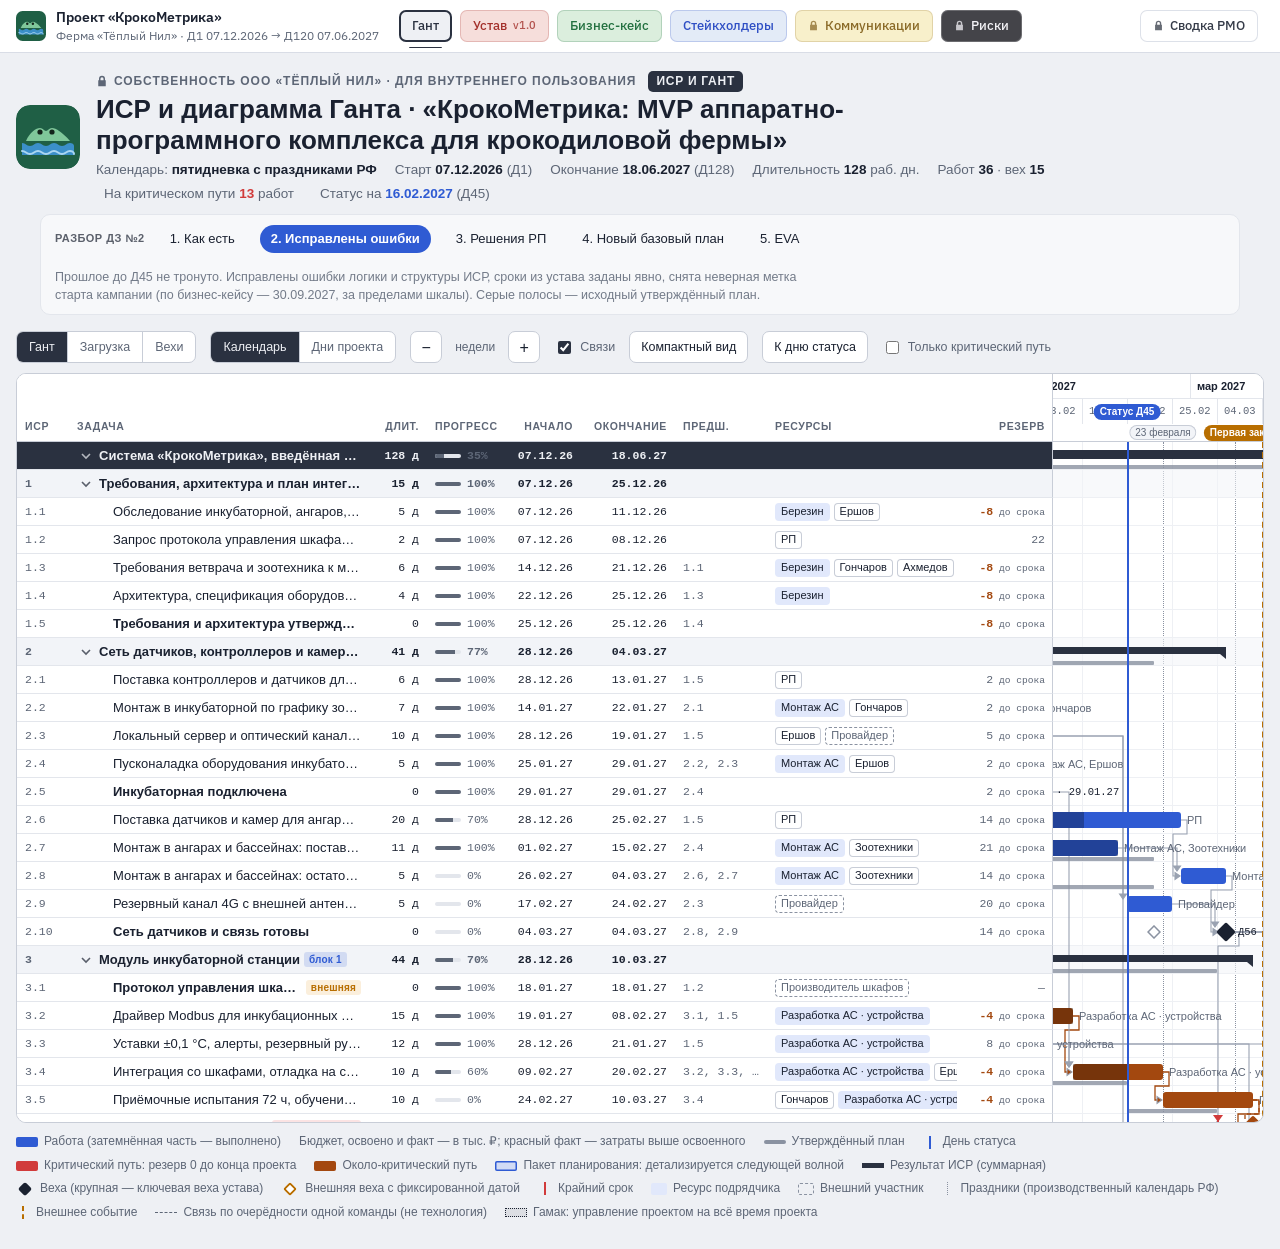
<file: gantt-dz2-s2.html>
<!DOCTYPE html>
<html lang="ru">
<head>
<meta charset="utf-8">
<meta name="viewport" content="width=device-width,initial-scale=1,viewport-fit=cover">
<title>ИСР и Гант «КрокоМетрика» · версия ДЗ №2 (Д45)</title>
<meta name="claude:viewport-fit-sides" content="cover">
<link rel="icon" href="[data-uri]">
<style>
/* Layout: шапка документа → панель инструментов → рабочая область (таблица ИСР слева, шкала времени справа, обе прокручиваются вместе) → легенда */
:root{
  --page:#eef0f4; --bg:#ffffff; --surface:#ffffff; --surface-2:#f2f4f8; --hover:#f6f8fc; --sel:#fff4cc;
  --line:#e3e6ec; --rowline:#eef0f4; --line-strong:#c8cdd7;
  --ink:#1a2130; --ink-2:#5d6676; --ink-3:#8a92a1;
  --accent:#2f5bd3; --accent-soft:#e1e8fb; --dlc:#a3480f; --crit:#d13b3b; --crit-soft:#fbe3e3; --warn:#b86e00; --warn-soft:#fbefdc;
  --summary:#2a3140; --link:#9aa2b1; --tip-bg:#1a2130; --tip-fg:#f1f3f7;
  --f-ui:-apple-system,BlinkMacSystemFont,"SF Pro Text","Segoe UI",Roboto,"Helvetica Neue",Arial,sans-serif;
  --f-mono:"SF Mono",ui-monospace,"JetBrains Mono",Menlo,Consolas,monospace;
  --rh:28px; --dw:9px;
}
@media (prefers-color-scheme:dark){:root:not([data-theme="light"]){
  --page:#0e1117; --bg:#161a21; --surface:#161a21; --surface-2:#1c212a; --hover:#1a1f27; --sel:#2c2a1a;
  --line:#272d38; --rowline:#1e232c; --line-strong:#353c4a; --ink:#e6e9ef; --ink-2:#9aa3b3; --ink-3:#6e7787;
  --accent:#6189f0; --accent-soft:#1f2c4a; --dlc:#e08a4a; --crit:#f0625b; --crit-soft:#3a1f22; --warn:#e3a23d; --warn-soft:#3a2c14;
  --summary:#cdd3de; --link:#5f6878; --tip-bg:#e6e9ef; --tip-fg:#11141a; color-scheme:dark}}
:root[data-theme="dark"]{
  --page:#0e1117; --bg:#161a21; --surface:#161a21; --surface-2:#1c212a; --hover:#1a1f27; --sel:#2c2a1a;
  --line:#272d38; --rowline:#1e232c; --line-strong:#353c4a; --ink:#e6e9ef; --ink-2:#9aa3b3; --ink-3:#6e7787;
  --accent:#6189f0; --accent-soft:#1f2c4a; --dlc:#e08a4a; --crit:#f0625b; --crit-soft:#3a1f22; --warn:#e3a23d; --warn-soft:#3a2c14;
  --summary:#cdd3de; --link:#5f6878; --tip-bg:#e6e9ef; --tip-fg:#11141a; color-scheme:dark}
*{box-sizing:border-box}
[hidden]{display:none!important}
body{margin:0;background:var(--page);color:var(--ink);font-family:var(--f-ui);font-size:14px;line-height:1.45;
  padding-left:max(16px,env(safe-area-inset-left,0px));padding-right:max(16px,env(safe-area-inset-right,0px));padding-block:18px 28px}
button,input{font:inherit;color:inherit}
:focus-visible{outline:2px solid var(--accent);outline-offset:2px}
.mono{font-family:var(--f-mono);font-variant-numeric:tabular-nums}

.head{display:flex;gap:16px;align-items:center}
.logo{width:64px;height:64px;flex:none;border-radius:14px;background:url([data-uri]) center/contain no-repeat}
.head-main{min-width:0}
.eyebrow{display:flex;flex-wrap:wrap;align-items:center;gap:6px;font-size:12px;font-weight:600;letter-spacing:.08em;text-transform:uppercase;color:var(--ink-2)}
.eyebrow svg{width:12px;height:12px;fill:currentColor}
.doctype{margin-left:6px;padding:2px 8px;border-radius:5px;background:var(--summary);color:var(--page);letter-spacing:.06em}
h1{margin:2px 0 4px;font-size:clamp(19px,2.6vw,26px);line-height:1.2;font-weight:700;text-wrap:balance}
.facts{display:flex;flex-wrap:wrap;gap:4px 18px;color:var(--ink-2);font-size:13.5px}
.facts b{color:var(--ink);font-weight:600;font-variant-numeric:tabular-nums}
.facts .c b{color:var(--crit)}

.tb{display:flex;flex-wrap:wrap;gap:8px 14px;align-items:center;margin:16px 0 10px}
.seg{display:inline-flex;border:1px solid var(--line-strong);border-radius:7px;overflow:hidden;height:32px;background:var(--surface)}
.seg button{border:0;background:none;padding:0 12px;cursor:pointer;font-size:12.5px;color:var(--ink-2)}
.seg button+button{border-left:1px solid var(--line-strong)}
.seg button[aria-pressed="true"]{background:var(--summary);color:var(--page);font-weight:500}
.btn{height:32px;border:1px solid var(--line-strong);border-radius:7px;background:var(--surface);padding:0 11px;cursor:pointer;font-size:12.5px;display:inline-flex;align-items:center;gap:6px;white-space:nowrap}
.btn:hover{background:var(--hover)}
.btn[aria-pressed="true"]{background:var(--summary);color:var(--page);border-color:var(--summary)}
.btn.sq{width:32px;padding:0;justify-content:center;font-size:16px}
.zoom{display:inline-flex;align-items:center;gap:4px}
.zoom span{font-size:12px;color:var(--ink-2);min-width:58px;text-align:center}
.chk{display:inline-flex;align-items:center;gap:6px;font-size:12.5px;cursor:pointer;color:var(--ink-2)}
.chk input{accent-color:var(--summary)}
.grow{flex:1}

/* рабочая область */
.pane{position:relative;overflow:auto;max-height:calc(100vh - 150px);min-height:420px;background:var(--surface);border:1px solid var(--line-strong);border-radius:10px}
.grid{position:relative;width:calc(var(--lw) + var(--tw))}
.hdr{position:sticky;top:0;z-index:8;display:flex;height:68px;background:var(--surface);border-bottom:1px solid var(--line-strong)}
.lh{position:sticky;left:0;z-index:9;width:var(--lw);flex:none;display:grid;grid-template-columns:var(--cols);align-items:end;background:var(--surface);border-right:1px solid var(--line-strong);padding-bottom:7px}
.lh div{padding:0 8px;font-size:10.5px;letter-spacing:.06em;text-transform:uppercase;color:var(--ink-2);font-weight:600;white-space:nowrap;overflow:hidden;text-overflow:ellipsis}
.lh .r{text-align:right}
.th{width:var(--tw);flex:none;position:relative;overflow:hidden}
.th .r1,.th .r2{position:absolute;left:0;right:0;height:25px}
.th .r1{top:0;border-bottom:1px solid var(--line)} .th .r2{top:25px}
.th span{position:absolute;top:0;height:25px;line-height:25px;padding:0 6px;border-left:1px solid var(--line);white-space:nowrap;overflow:hidden;text-overflow:clip;font-size:11px;color:var(--ink-2)}
.th .r1 span{font-weight:600;color:var(--ink)}
.th .r2 span{font-family:var(--f-mono);font-size:10.5px}
.th .hol{position:absolute;top:51px;transform:translateX(-50%);font:500 10px/15px var(--f-ui);padding:0 6px;border-radius:8px;background:var(--surface-2);box-shadow:inset 0 0 0 1px var(--line-strong);color:var(--ink-2);white-space:nowrap;z-index:2;border:0;cursor:default}
.bgl .hl{position:absolute;top:0;bottom:0;width:0;border-left:1.5px dotted var(--ink-3)}
.sw.hl{width:0;height:13px;border-left:1.5px dotted var(--ink-3);border-radius:0;background:none;margin:0 6px}
.th .ext{position:absolute;top:51px;transform:translateX(-50%);font:600 10px/16px var(--f-ui);padding:0 6px;border-radius:8px;background:var(--warn);color:var(--surface);white-space:nowrap;z-index:2;cursor:default;border:0}

.body{position:relative}
.bgl{position:absolute;left:var(--lw);top:0;width:var(--tw);height:100%;pointer-events:none}
.bgl .wl{position:absolute;top:0;bottom:0;width:1px;background:var(--rowline)}
.bgl .wl.m{background:var(--line)}
.bgl .ex{position:absolute;top:0;bottom:0;width:0;border-left:2px dashed var(--warn);z-index:3}
.bgl .ex::after{content:"";position:absolute;left:0;top:0;bottom:0;width:22px;background:linear-gradient(90deg,var(--warn-soft),transparent);opacity:.7}
svg.links{position:absolute;left:var(--lw);top:0;pointer-events:none;overflow:visible;z-index:1}
.links path{fill:none;stroke:var(--link);stroke-width:1.1}
.links path.soft{stroke-dasharray:4 3}
.links path.crit{stroke:var(--crit);stroke-width:1.3}
.links .ah{fill:var(--link)} .links .ahc{fill:var(--crit)}

.row{display:flex;height:var(--rh);position:relative}
.lc{position:sticky;left:0;z-index:5;width:var(--lw);flex:none;display:grid;grid-template-columns:var(--cols);align-items:center;background:var(--surface);border-right:1px solid var(--line-strong);border-bottom:1px solid var(--line);font-size:13px}
.tl{width:var(--tw);flex:none;position:relative;border-bottom:1px solid var(--rowline)}
.row:hover .lc{background:var(--hover)}
.k-proj .lc,.k-proj:hover .lc{background:var(--summary);color:var(--page);font-weight:600}
.k-proj .lc .c{color:inherit}
.k-l1 .lc,.k-l1:hover .lc{background:var(--surface-2);font-weight:600}
.k-l1 .tl{background:color-mix(in srgb,var(--surface-2) 55%,transparent)}
.k-l2 .lc{font-weight:600}
.row.on .lc{background:var(--sel)} .row.on .tl{background:color-mix(in srgb,var(--sel) 60%,transparent)}
.c{padding:0 8px;white-space:nowrap;overflow:hidden;text-overflow:ellipsis;min-width:0}
.c.r{text-align:right}
.c.id{font-family:var(--f-mono);font-size:11.5px;color:var(--ink-2)}
.c.nm{display:flex;align-items:center;gap:4px}
.c.nm .t{overflow:hidden;text-overflow:ellipsis}
.c.dt,.c.du,.c.pr{font-family:var(--f-mono);font-size:11.5px;font-variant-numeric:tabular-nums}
.c.pr,.c.res{color:var(--ink-2);font-size:12px}
.c.pr{font-size:11.5px}
.caret{flex:none;width:18px;height:18px;border:0;background:none;padding:0;cursor:pointer;color:inherit;opacity:.7;display:grid;place-items:center;border-radius:4px}
.caret:hover{background:color-mix(in srgb,currentColor 12%,transparent)}
.caret svg{width:10px;height:10px;transition:transform .15s}
.caret[aria-expanded="false"] svg{transform:rotate(-90deg)}
.sp{flex:none;width:18px}
.tag{flex:none;font-size:10px;line-height:15px;padding:0 5px;border-radius:3px;font-weight:600;white-space:nowrap;letter-spacing:.02em}
.tag.wave{box-shadow:inset 0 0 0 1px var(--ink-3);color:var(--ink-2);font-weight:500}
.tag.loe{background:var(--surface-2);color:var(--ink-2)}
.tag.ext{background:var(--warn-soft);color:var(--warn)}
.tag.b1{background:color-mix(in srgb,var(--accent) 16%,transparent);color:var(--accent)} .tag.b2{box-shadow:inset 0 0 0 1px var(--accent);color:var(--accent);font-weight:500} .tag.b3{box-shadow:inset 0 0 0 1px var(--ink-3);color:var(--ink-2);font-weight:500}
.k-proj .tag{display:none}
.tag.dl{background:var(--crit-soft);color:var(--crit)}
.ms-n{font-weight:600}

.bar{position:absolute;top:calc(50% - 8px);height:16px;border-radius:3px;background:var(--accent);z-index:2;cursor:pointer}
.bar.crit{background:var(--crit)}
.bar.dlc{background:var(--dlc)}
.ms.dlc{background:var(--dlc)}
.bl.ms-l.dlc{color:var(--dlc);font-weight:600}
.links path.dlc{stroke:var(--dlc);stroke-width:1.3}
.links .ahd{fill:var(--dlc)}
.sw.dlc{background:var(--dlc)}
.bar.wave{background:color-mix(in srgb,var(--accent) 22%,var(--surface));box-shadow:inset 0 0 0 1.5px var(--accent);border-radius:3px}
.bar.wave::after{content:"";position:absolute;inset:3px;border-top:1.5px dashed color-mix(in srgb,var(--accent) 60%,transparent)}
.bar.wave.crit{background:color-mix(in srgb,var(--crit) 20%,var(--surface));box-shadow:inset 0 0 0 1.5px var(--crit)}
.bar.wave.crit::after{border-color:color-mix(in srgb,var(--crit) 60%,transparent)}
.bar.loe{background:repeating-linear-gradient(135deg,var(--ink-3) 0 2px,transparent 2px 7px);box-shadow:inset 0 0 0 1px var(--ink-3);height:12px;top:calc(50% - 6px)}
.bar:hover{filter:brightness(1.08)}
.bbar{position:absolute;top:calc(50% + 9px);height:4px;border-radius:1px;background:var(--ink-3);opacity:.8;z-index:1;pointer-events:none}
.bms{position:absolute;top:calc(50% - 5px);width:10px;height:10px;margin-left:-5px;transform:rotate(45deg);box-shadow:inset 0 0 0 1.5px var(--ink-3);z-index:1;pointer-events:none}
.bgl .stl{position:absolute;top:0;bottom:0;width:0;border-left:2px solid var(--accent);z-index:3}
.th .ext.stb{background:var(--accent);top:30px;z-index:3}
.facts .st b{color:var(--accent)}
.sw.base{height:4px;background:var(--ink-3)} .sw.stl{width:0;height:13px;border-left:2px solid var(--accent);border-radius:0;background:none;margin:0 6px}
.ld{position:absolute;top:6px;bottom:6px;border-radius:2px;background:var(--accent-soft);font:500 10px/16px var(--f-mono);text-align:center;color:var(--ink);overflow:hidden;z-index:2;cursor:default}
.ld.full{background:color-mix(in srgb,var(--accent) 40%,var(--accent-soft))}
.ld.ovr{background:var(--crit);color:#fff}

.c.money{font-size:11.5px;color:var(--ink-2)} .c.money.over{color:var(--crit);font-weight:600}
.k-proj .c.money,.k-proj .c.money.over{color:inherit}
.pane.evmode{max-height:none;overflow:visible;background:none;border:0;min-height:0}
.pane.evmode .grid{width:auto}
.evm{display:flex;flex-direction:column;gap:16px;max-width:1240px}
.evm h2{margin:0;font-size:18px} .evsub{margin:4px 0 0;color:var(--ink-2);font-size:13px;max-width:110ch}
.budget{background:var(--surface);border:1px solid var(--line-strong);border-radius:10px;padding:12px 14px;display:flex;flex-direction:column;gap:8px}
.budget .bh{display:flex;flex-wrap:wrap;gap:4px 14px;align-items:baseline} .budget .bh b{font-size:15px} .budget .bh span{color:var(--ink-2);font-size:12.5px}
.bbarw{display:flex;height:12px;border-radius:6px;overflow:hidden;background:var(--line)} .bbarw i{display:block;height:100%}
.budget ul{list-style:none;margin:0;padding:0;display:flex;flex-direction:column;gap:3px;font-size:12.5px}
.budget li i{display:inline-block;width:10px;height:10px;border-radius:2px;margin-right:6px;vertical-align:-1px} .budget li b{font-family:var(--f-mono);margin-right:4px} .budget li span{color:var(--ink-2)}
.kpis{display:grid;grid-template-columns:repeat(auto-fill,minmax(150px,1fr));gap:8px}
.kpi{background:var(--surface);border:1px solid var(--line-strong);border-radius:9px;padding:10px 12px}
.kpi .k{font-size:11px;letter-spacing:.06em;text-transform:uppercase;color:var(--ink-2);font-weight:600}
.kpi .v{font:600 18px/1.3 var(--f-mono);margin-top:2px;font-variant-numeric:tabular-nums}
.kpi .n{font-size:11.5px;color:var(--ink-3)}
.ix{font-family:var(--f-mono);font-weight:600} .ix.good{color:#1f8a4c} .ix.warn{color:var(--warn)} .ix.bad{color:var(--crit)}
.chartbox{position:relative;background:var(--surface);border:1px solid var(--line-strong);border-radius:10px;padding:10px 12px}
.clegend{display:flex;flex-wrap:wrap;gap:6px 16px;font-size:12px;color:var(--ink-2);margin-bottom:4px}
.clegend i{display:inline-block;width:22px;border-top:2px solid;vertical-align:middle;margin-right:6px}
#scurve{width:100%;display:block}
#scurve .gl{stroke:var(--rowline)} #scurve .ax{font:10.5px var(--f-mono);fill:var(--ink-3)} #scurve .lbl{font:600 11px var(--f-ui)}
.ctip{position:absolute;z-index:5;background:var(--tip-bg);color:var(--tip-fg);border-radius:6px;padding:7px 9px;font-size:11.5px;pointer-events:none;min-width:150px}
.ctip div{display:flex;justify-content:space-between;gap:12px;font-family:var(--f-mono)}
.tblwrap{overflow:auto;background:var(--surface);border:1px solid var(--line-strong);border-radius:10px}
table.evt{border-collapse:collapse;width:100%;font-size:12.5px}
.evt th{position:sticky;top:0;background:var(--surface-2);text-align:right;padding:7px 10px;font-size:10.5px;letter-spacing:.05em;text-transform:uppercase;color:var(--ink-2);white-space:nowrap;border-bottom:1px solid var(--line-strong)}
.evt th:first-child,.evt td:first-child{text-align:left}
.evt td{padding:6px 10px;border-bottom:1px solid var(--line);text-align:right;font-family:var(--f-mono);font-variant-numeric:tabular-nums;white-space:nowrap}
.evt td:first-child{font-family:var(--f-ui);white-space:normal;min-width:260px}
.evt tr.l0 td{font-weight:700;background:var(--surface-2)} .evt .cd{display:inline-block;min-width:34px;color:var(--ink-3);font-family:var(--f-mono);font-size:11px}
.evt .neg{color:var(--crit)} .evt .pos{color:#1f8a4c}
.evnote{font-size:12.5px;color:var(--ink-2);margin:0;max-width:120ch}
:root{--s-pv:#6b7280;--s-ev:#2f5bd3;--s-ac:#d13b3b}
.k-res .lc{font-size:13px} .pk.ovr{color:var(--crit);font-weight:700}
.sw.ld1{background:var(--accent-soft)} .sw.ld2{background:color-mix(in srgb,var(--accent) 40%,var(--accent-soft))} .sw.ld3{background:var(--crit)}
.sbar{position:absolute;top:calc(50% - 5px);height:7px;background:var(--summary);z-index:2;cursor:pointer}
.sbar::before,.sbar::after{content:"";position:absolute;top:100%;border-top:5px solid var(--summary)}
.sbar::before{left:0;border-right:6px solid transparent}
.sbar::after{right:0;border-left:6px solid transparent}
.k-l2 .sbar,.k-l3 .sbar{height:5px;top:calc(50% - 4px);opacity:.75}
.k-proj .sbar{height:9px;top:calc(50% - 6px)}
.ms{position:absolute;top:calc(50% - 7px);width:14px;height:14px;margin-left:-7px;transform:rotate(45deg);background:var(--ink);z-index:3;cursor:pointer;border-radius:2px}
.ms.crit{background:var(--crit)}
.ms.l1{width:18px;height:18px;margin-left:-9px;top:calc(50% - 9px)}
.ms.ext{background:var(--surface);box-shadow:inset 0 0 0 2px var(--warn)}
.dln{position:absolute;top:2px;bottom:2px;width:0;border-left:2px solid var(--crit);z-index:2;cursor:pointer}
.dln::before{content:"";position:absolute;left:-6px;top:-1px;border:5px solid transparent;border-top:7px solid var(--crit);border-bottom:0}
.bl{position:absolute;top:0;line-height:var(--rh);font-size:11px;color:var(--ink-2);white-space:nowrap;pointer-events:none;z-index:2}
.bl.ms-l{font-family:var(--f-mono);font-size:10.5px;color:var(--ink)}
.bl.ms-l.crit{color:var(--crit);font-weight:600}
.dim{opacity:.25}

.foot{display:flex;flex-wrap:wrap;gap:6px 18px;font-size:12px;color:var(--ink-2);align-items:center;margin-top:10px}
.lg{display:inline-flex;align-items:center;gap:6px;white-space:nowrap}
.sw{width:22px;height:10px;border-radius:2px;background:var(--accent);display:inline-block;flex:none}
.sw.crit{background:var(--crit)}
.sw.wave{background:color-mix(in srgb,var(--accent) 22%,var(--surface));box-shadow:inset 0 0 0 1.5px var(--accent)}
.sw.ham{background:color-mix(in srgb,var(--ink-3) 30%,var(--surface));border:1.5px dotted var(--ink);border-radius:0;height:9px}
.hbar{position:absolute;top:calc(50% - 6px);height:12px;background:color-mix(in srgb,var(--ink-3) 30%,var(--surface));border:2px dotted var(--ink);z-index:2;cursor:pointer}
.pct{display:flex;align-items:center;gap:6px;font-family:var(--f-mono);font-size:11.5px;color:var(--ink-2)}
.pm{width:26px;height:4px;border-radius:2px;background:var(--line);overflow:hidden;flex:none}
.pm i{display:block;height:100%;background:var(--ink-2)}
.bar .done{position:absolute;left:0;top:0;bottom:0;background:rgb(0 0 0 / .28)}
.c.rs{display:flex;gap:4px;align-items:center;overflow:hidden}
.chip{display:inline-flex;align-items:center;flex:none;height:18px;padding:0 6px;border-radius:4px;font-size:11px;line-height:1;white-space:nowrap;box-shadow:inset 0 0 0 1px var(--line-strong);color:var(--ink)}
.chip.contractor{background:var(--accent-soft);box-shadow:none}
.chip.external{box-shadow:none;outline:1px dashed var(--ink-3);outline-offset:-1px;color:var(--ink-2)}
.chip.more{box-shadow:none;color:var(--ink-2);padding:0 2px}
.c.sl{font-family:var(--f-mono);font-size:11.5px;color:var(--ink-2)}
.c.sl .z{color:var(--crit);font-weight:600}
.c.sl .d{color:var(--dlc);font-weight:600}
.sw.chc{width:16px;height:12px;background:var(--accent-soft)} .sw.che{width:16px;height:12px;background:none;outline:1px dashed var(--ink-3);outline-offset:-1px}
.sw.loe{background:repeating-linear-gradient(135deg,var(--ink-3) 0 2px,transparent 2px 6px);box-shadow:inset 0 0 0 1px var(--ink-3)}
.sw.sum{height:5px;background:var(--summary);border-radius:0}
.sw.msd{width:10px;height:10px;transform:rotate(45deg);background:var(--ink);margin:0 4px}
.sw.msx{width:10px;height:10px;transform:rotate(45deg);background:var(--surface);box-shadow:inset 0 0 0 2px var(--warn);margin:0 4px}
.sw.dlm{width:0;height:13px;border-left:2px solid var(--crit);border-radius:0;background:none;margin:0 6px}
.sw.sq{width:22px;height:0;border-top:1.5px dashed var(--ink-2);border-radius:0;background:none}
.sw.ex{width:0;height:13px;border-left:2px dashed var(--warn);border-radius:0;background:none;margin:0 6px}
.note{margin:10px 0 0;font-size:12.5px;color:var(--ink-2);max-width:110ch}
.note b{color:var(--ink)}

.tip{position:fixed;z-index:50;background:var(--tip-bg);color:var(--tip-fg);border-radius:7px;padding:9px 11px;font-size:12px;max-width:340px;pointer-events:none;box-shadow:0 6px 24px rgb(0 0 0 / .22)}
.tip h4{margin:0 0 5px;font-size:12.5px;font-weight:600;line-height:1.3}
.tip dl{margin:0;display:grid;grid-template-columns:auto 1fr;gap:2px 10px}
.tip dt{opacity:.65} .tip dd{margin:0}
.tip p{margin:6px 0 0;opacity:.85;line-height:1.35}
@media (max-width:640px){.head{align-items:flex-start}.logo{width:48px;height:48px}.lc,.lh{position:relative}.pane{max-height:none}}

/* вид «Вехи» */
.msr .tl{overflow:visible}
.msd2{position:absolute;top:50%;width:12px;height:12px;margin:-6px 0 0 -6px;transform:rotate(45deg);z-index:3;border:2px solid var(--ink-3);background:var(--surface)}
.msd2.l1{width:16px;height:16px;margin:-8px 0 0 -8px}
.msd2.ok{border-color:#2c8a4e;background:var(--surface)}.msd2.ok.done{background:#2c8a4e}
.msd2.warn{border-color:var(--warn);background:var(--warn)}
.msd2.bad{border-color:var(--crit);background:var(--crit)}
.msd2.mb{border-style:dashed;background:transparent;z-index:2}
.msd2.lgc{border-style:dotted;border-color:var(--crit);background:transparent;z-index:2}
.msln{position:absolute;top:50%;height:2px;margin-top:-1px;z-index:2}
.msln.warn{background:var(--warn)}.msln.bad{background:var(--crit)}
.mspc{position:absolute;top:-1px;transform:translateX(-50%);font:600 9.5px/1 var(--f-mono);color:var(--ink-2);z-index:3;white-space:nowrap}
.msdl{position:absolute;top:4px;bottom:4px;width:0;border-left:2px solid var(--crit);z-index:3}
.msdl::after{content:"";position:absolute;top:0;left:-5px;width:8px;border-top:2px solid var(--crit)}
.mst{font-size:12px;font-weight:600}.mst.ok{color:#2c8a4e}.mst.warn{color:var(--warn)}.mst.bad{color:var(--crit)}
.mlvl{display:inline-grid;place-items:center;width:18px;height:18px;border-radius:4px;font:600 11px/1 var(--f-mono);background:var(--surface-2)}
.mlvl.l1{background:var(--summary);color:var(--page)}
.msk{display:inline-block;width:10px;height:10px;transform:rotate(45deg);border:2px solid var(--ink-3);margin-right:6px;vertical-align:-1px}
.msk.mb{border-style:dashed}.msk.ok{border-color:#2c8a4e;background:#2c8a4e}.msk.warn{border-color:var(--warn);background:var(--warn)}.msk.bad{border-color:var(--crit);background:var(--crit)}

.panew{position:relative}
.lwh{position:absolute;top:1px;bottom:1px;width:9px;margin-left:-4px;cursor:col-resize;z-index:12;touch-action:none}
.lwh::after{content:'';position:absolute;left:3px;top:0;bottom:0;width:3px;border-radius:2px;background:transparent;transition:background .15s}
.lwh:hover::after,.lwh.drag::after{background:var(--accent)}
.lh,.lc{overflow:hidden}
body.lwdrag{cursor:col-resize;user-select:none}
</style>
<style>
.steps{display:flex;flex-wrap:wrap;align-items:center;gap:6px 14px;margin:10px 24px 0;padding:10px 14px;border:1px solid var(--line,#d9dde5);border-radius:10px;background:var(--panel,#f7f8fa);font-size:13px}
.steps .lbl{font-weight:700;letter-spacing:.04em;text-transform:uppercase;font-size:11px;opacity:.7}
.steps a{color:inherit;text-decoration:none;padding:4px 10px;border-radius:999px;border:1px solid transparent}
.steps a:hover{border-color:var(--line,#d9dde5)}
.steps a[aria-current]{background:var(--accent,#2f6fdf);color:#fff;font-weight:600}
.steps .note{flex-basis:100%;opacity:.85;line-height:1.4}
</style>
</head>
<body>
<km-shell page="gantt" bleed></km-shell>
<header class="head">
  <div class="logo" role="img" aria-label="Логотип фермы «Тёплый Нил»"></div>
  <div class="head-main">
    <div class="eyebrow"><svg viewBox="0 0 16 16" aria-hidden="true"><path d="M4 7V5a4 4 0 1 1 8 0v2h1v8H3V7h1zm2 0h4V5a2 2 0 1 0-4 0v2z"/></svg>Собственность ООО «Тёплый Нил» · Для внутреннего пользования<span class="doctype">ИСР и Гант</span></div>
    <h1>ИСР и диаграмма Ганта · «КрокоМетрика: MVP аппаратно-программного комплекса для крокодиловой фермы»</h1>
    <div class="facts" id="facts"></div>
  </div>
</header>
<nav class="steps" aria-label="Шаги разбора ДЗ №2"><span class="lbl">Разбор ДЗ №2</span><a href="gantt.html">1. Как есть</a> <a href="gantt-dz2-s2.html" aria-current="page">2. Исправлены ошибки</a> <a href="gantt-dz2-s3.html">3. Решения РП</a> <a href="gantt-dz2-s4.html">4. Новый базовый план</a> <a href="gantt-dz2-s5.html">5. EVA</a><span class="note">Прошлое до Д45 не тронуто. Исправлены ошибки логики и структуры ИСР, сроки из устава заданы явно, снята неверная метка старта кампании (по бизнес-кейсу — 30.09.2027, за пределами шкалы). Серые полосы — исходный утверждённый план.</span></nav>


<div class="tb" role="toolbar" aria-label="Вид диаграммы">
  <div class="seg" id="view" aria-label="Вид">
    <button type="button" data-v="gantt" aria-pressed="true">Гант</button>
    <button type="button" data-v="load" aria-pressed="false">Загрузка</button>
    <button type="button" data-v="evm" aria-pressed="false" class="evbtn">EVA</button>
    <button type="button" data-v="ms" aria-pressed="false">Вехи</button>
  </div>
  <div class="seg monly" id="mlv" aria-label="Уровень вех" hidden>
    <button type="button" data-ml="1" aria-pressed="false">Уровень 1</button>
    <button type="button" data-ml="2" aria-pressed="true">Уровни 1–2</button>
  </div>
  <div class="seg gonly" id="scale" aria-label="Шкала">
    <button type="button" data-s="cal" aria-pressed="true">Календарь</button>
    <button type="button" data-s="dn" aria-pressed="false">Дни проекта</button>
  </div>
  <div class="zoom"><button class="btn sq" type="button" id="zout" aria-label="Мельче">−</button><span id="zl"></span><button class="btn sq" type="button" id="zin" aria-label="Крупнее">+</button></div>
  <div class="seg gonly" id="lvl" aria-label="Уровень ИСР">
    <button type="button" data-l="1">Результаты и ключевые вехи</button>
    <button type="button" data-l="9" aria-pressed="true">Все работы</button>
  </div>
  <label class="chk gonly"><input type="checkbox" id="lk" checked>Связи</label>
  <button class="btn gonly" type="button" id="cmp" aria-pressed="false" title="Скрыть столбцы «Начало», «Окончание», «Предш.» и «Ресурсы»">Компактный вид</button>
  <button class="btn gonly" type="button" id="tost" hidden title="Прокрутить шкалу к дню статуса">К дню статуса</button>
  <label class="chk gonly"><input type="checkbox" id="cp">Только критический путь</label>
</div>

<div class="panew"><div class="pane" id="pane"><div class="grid" id="grid"></div></div><div class="lwh" id="lwh" title="Потяните, чтобы сузить или расширить таблицу слева. Двойной щелчок — вернуть ширину" hidden></div></div>

<div class="foot" id="foot">
  <span class="lg"><i class="sw"></i>Работа (затемнённая часть — выполнено)</span>
  <span class="lg">Бюджет, освоено и факт — в тыс. ₽; красный факт — затраты выше освоенного</span>
  <span class="lg bonly"><i class="sw base"></i>Утверждённый план</span>
  <span class="lg bonly"><i class="sw stl"></i>День статуса</span>
  <span class="lg"><i class="sw crit"></i>Критический путь: резерв 0 до конца проекта</span>
  <span class="lg" data-need="dlc"><i class="sw dlc"></i>Около-критический путь</span>
  <span class="lg" data-need="wave"><i class="sw wave"></i>Пакет планирования: детализируется следующей волной</span>
  <span class="lg"><i class="sw sum"></i>Результат ИСР (суммарная)</span>
  <span class="lg"><i class="sw msd"></i>Веха (крупная — ключевая веха устава)</span>
  <span class="lg" data-need="fix"><i class="sw msx"></i>Внешняя веха с фиксированной датой</span>
  <span class="lg" data-need="dl"><i class="sw dlm"></i>Крайний срок</span>
  <span class="lg"><i class="sw chc"></i>Ресурс подрядчика</span>
  <span class="lg"><i class="sw che"></i>Внешний участник</span>
  <span class="lg"><i class="sw hl"></i>Праздники (производственный календарь РФ)</span>
  <span class="lg"><i class="sw ex"></i>Внешнее событие</span>
  <span class="lg" data-need="sq"><i class="sw sq"></i>Связь по очерёдности одной команды (не технология)</span>
  <span class="lg" data-need="ham"><i class="sw ham"></i>Гамак: управление проектом на всё время проекта</span>
</div>
<div class="foot" id="footm" hidden>
  <span class="lg"><i class="msk mb"></i>Утверждённый план</span>
  <span class="lg"><i class="msk ok"></i>Прогноз: в срок или достигнута (закрашена)</span>
  <span class="lg"><i class="msk warn"></i>Отставание в пределах допуска устава (до 5 раб. дн.)</span>
  <span class="lg"><i class="msk bad"></i>Отставание больше допуска или позже крайнего срока</span>
  <span class="lg"><i class="sw dlm"></i>Крайний срок</span>
  <span class="lg"><i class="msk" style="border-style:dotted;border-color:var(--crit)"></i>Где наступит веха по логике плана, если её дата закреплена вручную</span>
  <span class="lg">Процент над ромбом — готовность результата ИСР, который закрывает веха</span>
</div>
<div class="foot" id="footl" hidden>
  <span class="lg"><i class="sw ld1"></i>Загрузка ниже ёмкости</span>
  <span class="lg"><i class="sw ld2"></i>Загрузка равна ёмкости</span>
  <span class="lg"><i class="sw ld3"></i>Перегрузка: работ больше, чем ресурс может вести одновременно</span>
  <span class="lg">Цифра — сколько работ одновременно стоит на ресурсе; ёмкость — сколько он может вести параллельно</span>
</div>
<div class="tip" id="tip" hidden></div>

<script src="data/project.js" charset="utf-8"></script>
<script src="js/plan-engine.js" charset="utf-8"></script>
<script>window.KM_NO_EVA=true;</script>
<script src="data/plan.js" charset="utf-8"></script>
<script src="data/plan-dz2-s2.js" charset="utf-8"></script>
<script src="js/dates.js" charset="utf-8"></script>
<script src="js/shell.js" charset="utf-8"></script>
<script>
(()=>{
const P=window.KM_PROJECT, DT=window.KM_DATES, R0=KM_ENGINE.model(window.KM_PLAN_SRC), M=R0.M, D=R0.D, by=D.by, END=D.END, BASE=R0.base, ST=R0.status, STU=!!window.KM_GANTT_STUDENT;
const MON=['янв','фев','мар','апр','май','июн','июл','авг','сен','окт','ноя','дек'];
const $=s=>document.querySelector(s), esc=s=>String(s??'').replace(/[&<>"]/g,c=>({'&':'&amp;','<':'&lt;','>':'&gt;','"':'&quot;'}[c]));
const p2=x=>String(x).padStart(2,'0');
const dd=k=>{const d=DT.D(DT.wd(k));return p2(d.getUTCDate())+'.'+p2(d.getUTCMonth()+1)+'.'+String(d.getUTCFullYear()).slice(2)};
const S={mlv:2,view:'gantt',scale:'cal',dw:9,lvl:9,links:true,cols:innerWidth>=1280,cp:false,col:new Set()};
$('#cmp').setAttribute('aria-pressed',String(!S.cols));
const PROJ={code:'',name:M.result||P.full||P.name,kind:'sum',es:0,ef:END,dur:END,depth:0,kids:M.items.filter(t=>!t.parent).map(t=>t.code)};
const sDay=t=>t.kind==='ms'?t.ef:t.es+1, fDay=t=>t.ef;
const BASEP=R0.hasBase?{es:Math.min(...Object.values(BASE).map(b=>b.es)),ef:Math.max(...Object.values(BASE).map(b=>b.ef))}:null;
{const lv=D.net.filter(t=>t.kind==='task'),w=lv.reduce((a,t)=>a+t.dur,0); PROJ.pct=w?Math.round(lv.reduce((a,t)=>a+t.dur*t.pct,0)/w):0;}
const isCrit=t=>!!t.crit;
const RES={}; (M.resources||[]).forEach(r=>RES[r.id]=r);
const PR=KM_ENGINE.parseRes, EV=R0.ev;
const chips=s=>{const a=PR(s); if(!a.length)return '';
  return a.map(x=>{const r=RES[x.id]; return `<span class="chip ${r?r.type:''}" title="${esc(r?r.name:x.id)}">${esc(x.id)}${x.u!==1?' ×'+String(x.u).replace('.',','):''}</span>`;}).join('');};
/* деньги */
const tr=n=>Math.round(n/1000).toLocaleString('ru-RU');
const mln=n=>(n/1e6).toLocaleString('ru-RU',{minimumFractionDigits:2,maximumFractionDigits:2})+' млн ₽';
const sgn=n=>(n<0?'−':n>0?'+':'')+mln(Math.abs(n));
const evOf=t=>t.code===''?EV.P:(t.kind==='task'||t.kind==='loe'?t.evm:EV.rows[t.code]);
const slackCell=t=>{
  if(t.kind==='loe'||t.kind==='ham'||t.kind==='sum'||t.code==='')return '';
  if(t.fix!=null)return '<span title="Внешняя веха с фиксированной датой">—</span>';
  if(t.slack==null)return '';
  const main=t.slack<=0?`<span class="z">${t.slack<0?'−'+(-t.slack):0}</span>`:String(t.slack);
  if(t.dslack!=null&&t.dslack<t.slack)return `<span title="Резерв до конца проекта ${t.slack} д; запас до жёсткого срока ${t.dslack} д"><span class="${t.dslack<=0?'d':''}">${t.dslack}</span><small> до срока</small></span>`;
  return main;};
const predTxt=t=>{const s=t.soft||new Set(), h=(t.pc||[]).filter(c=>!s.has(c)); return h.join(', ')+(s.size?(h.length?'; ':'')+'очер. '+[...s].join(', '):'');};
const hasCrit=t=>(t.kind==='sum'||t.kind==='ham')?t.kids.some(c=>hasCrit(by[c])):isCrit(t);

/* факты в шапке */
const leaves=M.items.filter(t=>t.kind==='task'), mss=M.items.filter(t=>t.kind==='ms');
const cpN=D.net.filter(t=>t.crit&&t.kind==='task').length;
$('#facts').innerHTML=`<span title="Праздники и переносы — по постановлениям Правительства РФ на 2026 и 2027 годы">Календарь: <b>пятидневка с праздниками РФ</b></span><span>Старт <b>${DT.fmt(DT.wd(1))}</b> (Д1)</span><span>Окончание <b>${DT.fmt(DT.wd(END))}</b> (Д${END})</span>`+
  `<span>Длительность <b>${END}</b> раб. дн.</span><span>Работ <b>${leaves.length}</b> · вех <b>${mss.length}</b></span>`+
  `<span class="c">На критическом пути <b>${cpN}</b> работ</span>`+(ST!=null?`<span class="st">Статус на <b>${DT.fmt(DT.wd(ST))}</b> (Д${ST})</span>`:'')+(!STU&&D.problems.length?`<span class="c"><b>Ошибки плана: ${D.problems.length}</b></span>`:'');
const ext=M.ext[0];

/* видимые строки */
function rows(){
  const out=[{t:PROJ,lv:0}];
  const walk=(codes,lv)=>codes.forEach(c=>{const t=by[c];
    if(S.lvl===1&&!(t.kind==='sum'||t.kind==='ham'||(t.kind==='ms'&&t.ml===1)))return;
    if(S.cp&&!hasCrit(t))return;
    out.push({t,lv});
    if((t.kind==='sum'||t.kind==='ham')&&!S.col.has(t.code))walk(t.kids,lv+1);
  });
  if(!S.col.has(''))walk(PROJ.kids,1);
  return out;
}
const NOEV=!!window.KM_NO_EVA, MONEY=c=>!(NOEV&&/\((BAC|EV|AC)\)/.test(c[0]));
const COLS=()=>(S.cols?[['ИСР','52px'],['Задача','minmax(240px,300px)'],['Длит.','58px','r'],['Прогресс','82px'],['Начало','72px','r'],['Окончание','94px','r'],['Предш.','92px'],['Ресурсы','190px'],['Резерв','96px','r'],['Бюджет<br>(BAC)','84px','r'],['Освоено<br>(EV)','84px','r'],['Факт<br>(AC)','80px','r']]
                     :[['ИСР','52px'],['Задача',innerWidth<700?'minmax(160px,200px)':'minmax(200px,340px)'],['Длит.','58px','r'],['Прогресс','82px'],['Резерв','96px','r'],['Бюджет<br>(BAC)','84px','r'],['Освоено<br>(EV)','84px','r'],['Факт<br>(AC)','80px','r']]).filter(MONEY);
const CARET='<svg viewBox="0 0 10 10"><path d="M1 3l4 4 4-4" fill="none" stroke="currentColor" stroke-width="1.6"/></svg>';

/* ручка ширины левой таблицы (только вид «Гант»): ширина запоминается в браузере */
const LWMIN=110; let LWN=0, LWU=null; try{LWU=parseInt(localStorage.getItem('km-gantt-lw'))||null;}catch(e){}
function placeLwh(w){const h=$('#lwh'); if(!h)return; h.hidden=S.view!=='gantt'; h.style.left=w+'px';}
function setLw(w,save){ LWU=w==null?null:Math.round(w); try{ if(save){ LWU==null?localStorage.removeItem('km-gantt-lw'):localStorage.setItem('km-gantt-lw',LWU);} }catch(e){}
  const lwe=LWU?Math.max(LWMIN,Math.min(LWU,LWN)):LWN; $('#grid').style.setProperty('--lw',lwe+'px'); placeLwh(lwe); }
(()=>{ const h=$('#lwh'); let x0=0,w0=0,on=false;
  h.addEventListener('pointerdown',e=>{on=true; x0=e.clientX; w0=parseInt(getComputedStyle($('#grid')).getPropertyValue('--lw'))||LWN; h.setPointerCapture(e.pointerId); h.classList.add('drag'); document.body.classList.add('lwdrag'); e.preventDefault();});
  h.addEventListener('pointermove',e=>{ if(!on)return; setLw(Math.max(LWMIN,Math.min(LWN,w0+e.clientX-x0)),false); });
  const end=()=>{ if(!on)return; on=false; h.classList.remove('drag'); document.body.classList.remove('lwdrag'); setLw(LWU,true); };
  h.addEventListener('pointerup',end); h.addEventListener('pointercancel',end);
  h.addEventListener('dblclick',()=>setLw(null,true));
})();
function render(){
  {const h=$('#lwh'); if(h&&S.view!=='gantt')h.hidden=true;}
  document.querySelectorAll('.gonly').forEach(el=>el.hidden=S.view!=='gantt');
  $('#tost').hidden=S.view!=='gantt'||ST==null;
  $('#foot').hidden=S.view!=='gantt'; $('#footl').hidden=S.view!=='load'; $('#footm').hidden=S.view!=='ms';
  document.querySelectorAll('.monly').forEach(el=>el.hidden=S.view!=='ms');
  $('#pane').classList.toggle('evmode',S.view==='evm');
  if(S.view==='load')return renderLoad();
  if(S.view==='ms')return renderMs();
  if(S.view==='evm')return renderEvm();
  const cols=COLS(), lw=cols.reduce((a,c)=>a+(parseInt(c[1].replace('minmax(','').split(',').pop())||0),0);
  const dw=S.dw, LAST=Math.ceil((Math.max(END,...M.ext.map(e=>e.day))+12)/5)*5, tw=LAST*dw, x=k=>k*dw;
  const g=$('#grid'); g.style.setProperty('--cols',cols.map(c=>c[1].startsWith('minmax')?c[1].split(',').pop().replace(')',''):c[1]).join(' '));
  LWN=lw; const lwe=LWU?Math.max(LWMIN,Math.min(LWU,lw)):lw; placeLwh(lwe);
  g.style.setProperty('--lw',lwe+'px'); g.style.setProperty('--tw',tw+'px'); g.style.setProperty('--dw',dw+'px');
  $('#zl').textContent=dw>=16?'дни':dw>=8?'недели':'месяцы';
  /* шкала */
  let r1='',r2='';
  if(S.scale==='cal'){
    let k=1; while(k<=LAST){const d=DT.D(DT.wd(k)),m=d.getUTCMonth(),y=d.getUTCFullYear(); let j=k; while(j+1<=LAST){const e=DT.D(DT.wd(j+1)); if(e.getUTCMonth()!==m)break; j++;}
      r1+=`<span style="left:${x(k-1)}px;width:${x(j-k+1)}px">${MON[m]} ${dw*(j-k+1)>70?y:''}</span>`; k=j+1;}
    for(let k=1;k<=LAST;k+=5){const d=DT.D(DT.wd(k)); r2+=`<span style="left:${x(k-1)}px;width:${x(5)}px">${dw*5>=40?p2(d.getUTCDate())+'.'+p2(d.getUTCMonth()+1):dw*5>=18?d.getUTCDate():''}</span>`;}
  } else {
    const step=dw*5>=48?5:dw*5>=22?10:20;
    for(let k=1;k<=LAST;k+=step*2)r1+=`<span style="left:${x(k-1)}px;width:${x(step*2)}px">Нед. ${(k-1)/5+1}–${(k-1)/5+step*2/5}</span>`;
    for(let k=1;k<=LAST;k+=step)r2+=`<span style="left:${x(k-1)}px;width:${x(step)}px">Д${k}</span>`;
  }
  /* праздники: разрывы между соседними рабочими днями, в которые попал нерабочий будний день */
  const HN={'12-31':'Новый год','01-01':'Новый год','01-04':'Новый год','02-22':'23 февраля','02-23':'23 февраля','03-08':'8 марта','05-01':'1 мая','05-03':'1 мая','05-10':'9 мая','05-11':'9 мая','06-12':'12 июня','06-14':'12 июня','11-04':'4 ноября','11-05':'4 ноября'};
  const gaps=[]; for(let k=2;k<=LAST;k++){const a=DT.wd(k-1),b=DT.wd(k),off=[]; for(let n=a+1;n<b;n++){const w=(new Date(n*864e5).getUTCDay()+6)%7; if(w<5)off.push(n);} if(off.length){const d=DT.D(off[0]),key=p2(d.getUTCMonth()+1)+'-'+p2(d.getUTCDate()); gaps.push({k:k-1,off,name:HN[key]||'праздник'});}}
  const holH=gaps.map(gp=>`<button class="hol" data-hol="${gp.off.map(n=>DT.fmt(n)).join(', ')}" data-hn="${esc(gp.name)}" style="left:${x(gp.k)}px">${esc(gp.name)}</button>`).join('');
  const stH=ST!=null?`<button class="ext stb" data-st="1" style="left:${x(ST)}px">Статус Д${ST}</button>`:'';
  const exH=stH+M.ext.map((e,i)=>`<button class="ext" data-ext="${i}" style="left:${x(e.day)}px">${esc(e.name)}</button>`).join('');
  let h=`<div class="hdr"><div class="lh">${cols.map(c=>`<div class="${c[2]||''}">${c[0]}</div>`).join('')}</div><div class="th"><div class="r1">${r1}</div><div class="r2">${r2}</div>${holH}${exH}</div></div>`;
  const R=rows(), rh=28, idx={};
  R.forEach((r,i)=>{if(r.t.code)idx[r.t.code]=i;});
  let bg=''; for(let k=0;k<=LAST;k+=5)bg+=`<i class="wl${S.scale==='cal'?'':' '}" style="left:${x(k)}px"></i>`;
  bg+=gaps.map(gp=>`<i class="hl" style="left:${x(gp.k)}px"></i>`).join('');
  if(ST!=null)bg+=`<i class="stl" style="left:${x(ST)}px"></i>`;
  bg+=M.ext.map(e=>`<i class="ex" style="left:${x(e.day)}px"></i>`).join('');
  let b='';
  R.forEach(({t,lv})=>{
    const ham=t.kind==='ham', sum=t.kind==='sum'||ham, loe=t.kind==='loe', cls=lv===0?'k-proj':sum?'k-l'+Math.min(lv,3):'k-t';
    const ind=Math.max(0,lv-1)*14;
    const nm=`<div class="c nm" style="padding-left:${8+ind}px">${sum?`<button class="caret" type="button" data-col="${t.code}" aria-expanded="${!S.col.has(t.code)}" aria-label="Свернуть или развернуть">${CARET}</button>`:'<i class="sp"></i>'}`+
      `<span class="t${t.kind==='ms'?' ms-n':''}" title="${esc(t.name)}">${esc(t.name)}</span>`+
      (t.blk&&t.blk!=='—'?`<span class="tag b${esc(t.blk)}" title="Приоритет по уставу">блок ${esc(t.blk)}</span>`:'')+
      (t.wave?'<span class="tag wave" title="Пакет планирования: детализируется, когда подойдёт волна">пакет планирования</span>':'')+
      (ham?'<span class="tag loe" title="Длительность задаётся началом и окончанием проекта">гамак</span>':'')+
      (t.fix!=null?'<span class="tag ext">внешняя</span>':'')+(t.dl!=null?`<span class="tag dl">не позднее Д${t.dl}</span>`:'')+`</div>`;
    const du=loe?'—':t.kind==='ms'?'0':t.dur+' д';
    let cells=`<div class="c id">${esc(t.code||'')}</div>${nm}<div class="c du r">${du}</div>`;
    const pc=loe?'':`<div class="pct"><span class="pm"><i style="width:${t.pct|0}%"></i></span>${t.pct|0}%</div>`;
    cells+=`<div class="c">${pc}</div>`;
    if(S.cols){
      cells+=`<div class="c dt r">${loe?'—':dd(sDay(t))}</div><div class="c dt r">${loe?'—':dd(fDay(t))}</div><div class="c pr" title="${esc(predTxt(t))}">${esc(predTxt(t))}</div><div class="c rs">${chips(t.res)}</div>`;
    }
    cells+=`<div class="c r sl">${slackCell(t)}</div>`;
    if(!NOEV){const e=t.kind==='ms'?null:evOf(t); cells+=`<div class="c r mono money">${e&&e.bac?tr(e.bac):''}</div><div class="c r mono money">${e&&ST!=null&&e.bac?tr(e.ev):''}</div><div class="c r mono money${e&&ST!=null&&e.ac>e.ev*1.005&&e.ac>0?' over':''}">${e&&ST!=null&&e.ac?tr(e.ac):''}</div>`;}
    let bar='';
    if(ham) bar=`<div class="hbar" data-c="${t.code}" style="left:${x(t.es)}px;width:${x(t.ef-t.es)}px"></div>`;
    else if(loe) bar='';
    else if(sum) bar=`<div class="sbar" data-c="${t.code}" style="left:${x(t.es)}px;width:${Math.max(2,x(t.ef-t.es))}px"></div>`;
    else if(t.kind==='ms'){const l1=t.ml===1, c=t.crit?' crit':t.dlcrit?' dlc':'';
      bar=`<div class="ms${l1?' l1':''}${c}${t.fix!=null?' ext':''}" data-c="${t.code}" style="left:${x(t.ef)}px"></div><span class="bl ms-l${c}" style="left:${x(t.ef)+12}px">Д${t.ef} · ${dd(t.ef)}</span>`;}
    else bar=`<div class="bar${t.crit?' crit':t.dlcrit?' dlc':''}${t.wave?' wave':''}" data-c="${t.code}" style="left:${x(t.es)}px;width:${Math.max(3,x(t.ef-t.es))}px">${t.pct>0?`<i class="done" style="width:${t.pct}%"></i>`:''}</div>`+
      (dw*(END-t.ef)>60?`<span class="bl" style="left:${x(t.ef)+6}px">${esc(t.res||'')}</span>`:'');
    if(t.dl!=null)bar+=`<i class="dln" data-dl="${t.code}" style="left:${x(t.dl)}px"></i>`;
    const bb=t.code===''?BASEP:BASE[t.code];
    if(R0.hasBase&&bb&&!loe){ if(t.kind==='ms')bar+=`<i class="bms" style="left:${x(bb.ef)}px"></i>`; else bar+=`<i class="bbar" style="left:${x(bb.es)}px;width:${Math.max(2,x(bb.ef-bb.es))}px"></i>`; }
    b+=`<div class="row ${cls}" data-r="${t.code}"><div class="lc">${cells}</div><div class="tl">${bar}</div></div>`;
  });
  /* связи окончание→начало */
  let paths='';
  if(S.links){
    R.forEach(({t},i)=>{ if(!t.p)return; t.p.forEach(c=>{ const j=idx[c]; if(j==null)return; const q=by[c];
      const x1=x(q.ef)+(q.kind==='ms'?7:0), y1=j*rh+rh/2, x2=x(t.es)-(t.kind==='ms'?7:0), y2=i*rh+rh/2, drv=q.ef===t.es||t.fix!=null, cr=q.crit&&t.crit&&drv, dc=!cr&&q.dlcrit&&t.dlcrit&&drv, lc=(cr?'crit':dc?'dlc':'')+(t.soft&&t.soft.has(c)?' soft':''), ac=cr?'ahc':dc?'ahd':'ah';
      const down=y2>y1, yv=y2+(down?-7:7);
      let d;
      if(x2-x1>=8) d=`M${x1} ${y1}H${x2-4}V${y2+(down?-9:9)}`;
      else d=`M${x1} ${y1}h6V${y1+(down?rh/2:-rh/2)}H${x2-8}V${y2}H${x2-1}`;
      if(x2-x1>=8) paths+=`<path class="${lc}" d="${d}"/><path class="${ac}" d="M${x2-7.5} ${y2+(down?-10:10)}l3.5 ${down?5:-5} 3.5 ${down?-5:5}z"/>`;
      else paths+=`<path class="${lc}" d="${d}"/><path class="${ac}" d="M${x2-1} ${y2}l-5 -3.5v7z"/>`;
    });});
  }
  const H=R.length*rh;
  g.innerHTML=h+`<div class="body" style="height:${H}px"><div class="bgl">${bg}</div><svg class="links" width="${tw}" height="${H}">${paths}</svg>${b}</div>`;
}


/* загрузка ресурсов: сколько работ одновременно стоит на ресурсе в каждый рабочий день */
function loadMap(){
  const L={}; D.net.filter(t=>t.kind==='task'&&t.dur>0).forEach(t=>PR(t.res).map(x=>x.id).forEach(id=>{
    (L[id]=L[id]||{}); for(let d=t.es+1;d<=t.ef;d++){(L[id][d]=L[id][d]||[]).push(t.code);} }));
  return L;
}
function renderLoad(){
  const L=loadMap(), dw=S.dw, LAST=Math.ceil((Math.max(END,...M.ext.map(e=>e.day))+12)/5)*5, tw=LAST*dw, x=k=>k*dw;
  const cols=[['Ресурс','240px'],['Кто это','110px'],['Ёмкость','74px','r'],['Пик','56px','r']], lw=cols.reduce((a,c)=>a+parseInt(c[1]),0);
  const g=$('#grid'); g.style.setProperty('--cols',cols.map(c=>c[1]).join(' ')); g.style.setProperty('--lw',lw+'px'); g.style.setProperty('--tw',tw+'px');
  let r1='',r2='';
  let k=1; while(k<=LAST){const d=DT.D(DT.wd(k)),m=d.getUTCMonth(),y=d.getUTCFullYear(); let j=k; while(j+1<=LAST){const e=DT.D(DT.wd(j+1)); if(e.getUTCMonth()!==m)break; j++;}
    r1+=`<span style="left:${x(k-1)}px;width:${x(j-k+1)}px">${MON[m]} ${dw*(j-k+1)>70?y:''}</span>`; k=j+1;}
  for(let k=1;k<=LAST;k+=5){const d=DT.D(DT.wd(k)); r2+=`<span style="left:${x(k-1)}px;width:${x(5)}px">${dw*5>=40?p2(d.getUTCDate())+'.'+p2(d.getUTCMonth()+1):''}</span>`;}
  const stH=ST!=null?`<button class="ext stb" style="left:${x(ST)}px">Статус Д${ST}</button>`:'';
  const exH=M.ext.map((e,i)=>`<button class="ext" data-ext="${i}" style="left:${x(e.day)}px">${esc(e.name)}</button>`).join('');
  const h=`<div class="hdr"><div class="lh">${cols.map(c=>`<div class="${c[2]||''}">${c[0]}</div>`).join('')}</div><div class="th"><div class="r1">${r1}</div><div class="r2">${r2}</div>${stH}${exH}</div></div>`;
  const TY={staff:'ферма',contractor:'подрядчик',external:'внешний'};
  const list=(M.resources||[]).filter(r=>L[r.id]);
  let b='', bg=''; for(let k=0;k<=LAST;k+=5)bg+=`<i class="wl" style="left:${x(k)}px"></i>`;
  if(ST!=null)bg+=`<i class="stl" style="left:${x(ST)}px"></i>`;
  bg+=M.ext.map(e=>`<i class="ex" style="left:${x(e.day)}px"></i>`).join('');
  list.forEach(r=>{
    const days=L[r.id], peak=Math.max(...Object.values(days).map(a=>a.length));
    let segs='', d=1;
    while(d<=LAST){ const n=(days[d]||[]).length; if(!n){d++;continue;} let e=d; while(e+1<=LAST&&(days[e+1]||[]).length===n)e++;
      const cls=n>r.cap?'ovr':n===r.cap?'full':'';
      segs+=`<div class="ld ${cls}" data-ld="${esc(r.id)}|${d}" style="left:${x(d-1)}px;width:${x(e-d+1)}px">${x(e-d+1)>=14?n:''}</div>`; d=e+1; }
    b+=`<div class="row k-res"><div class="lc"><div class="c" title="${esc(r.name)}">${esc(r.id)}</div><div class="c res">${TY[r.type]||''}</div><div class="c r mono">${r.cap}</div><div class="c r mono pk ${peak>r.cap?'ovr':''}">${peak}</div></div><div class="tl">${segs}</div></div>`;
  });
  g.innerHTML=h+`<div class="body" style="height:${list.length*28}px"><div class="bgl">${bg}</div>${b}</div>`;
}


/* график вех: план, прогноз, отклонение, светофор */
function msInfo(t){
  const b=BASE[t.code]||{ef:t.ef}, v=t.ef-b.ef, done=t.pct>=100;
  let cls='ok',txt='В срок';
  if(done){txt=v>0?'Достигнута, +'+v+' д':'Достигнута';}
  else if(t.dl!=null&&t.ef>t.dl){cls='bad';txt='Позже срока на '+(t.ef-t.dl)+' д';}
  else if(v>5){cls='bad';txt='Отставание '+v+' д';}
  else if(v>0){cls='warn';txt='Отставание '+v+' д';}
  else if(v<0){txt='Раньше на '+(-v)+' д';}
  let lg=null; if(t.pin!=null&&!done){lg=Math.max(...(t.p||[]).map(c=>by[c].ef)); if(lg>t.ef){cls='bad';txt='Закреплена · по логике Д'+lg;} else lg=null;}
  return {b,v,done,cls,txt,lg};
}
function renderMs(){
  const dw=S.dw, LAST=Math.ceil((Math.max(END,...M.ext.map(e=>e.day))+12)/5)*5, tw=LAST*dw, x=k=>k*dw;
  const cols=[['Ур.','40px'],['Веха','236px'],['План','64px','r'],['Прогноз','78px','r'],['Откл.','62px','r'],['Статус','200px']], lw=cols.reduce((a,c)=>a+parseInt(c[1]),0);
  const g=$('#grid'); g.style.setProperty('--cols',cols.map(c=>c[1]).join(' ')); g.style.setProperty('--lw',lw+'px'); g.style.setProperty('--tw',tw+'px');
  let r1='',r2='';
  let k=1; while(k<=LAST){const d=DT.D(DT.wd(k)),m=d.getUTCMonth(),y=d.getUTCFullYear(); let j=k; while(j+1<=LAST){const e=DT.D(DT.wd(j+1)); if(e.getUTCMonth()!==m)break; j++;}
    r1+=`<span style="left:${x(k-1)}px;width:${x(j-k+1)}px">${MON[m]} ${dw*(j-k+1)>70?y:''}</span>`; k=j+1;}
  for(let k=1;k<=LAST;k+=5){const d=DT.D(DT.wd(k)); r2+=`<span style="left:${x(k-1)}px;width:${x(5)}px">${dw*5>=40?p2(d.getUTCDate())+'.'+p2(d.getUTCMonth()+1):''}</span>`;}
  const stH=ST!=null?`<button class="ext stb" style="left:${x(ST)}px">Статус Д${ST}</button>`:'';
  const exH=M.ext.map((e,i)=>`<button class="ext" data-ext="${i}" style="left:${x(e.day)}px">${esc(e.name)}</button>`).join('');
  const h=`<div class="hdr"><div class="lh">${cols.map(c=>`<div class="${c[2]||''}">${c[0]}</div>`).join('')}</div><div class="th"><div class="r1">${r1}</div><div class="r2">${r2}</div>${stH}${exH}</div></div>`;
  const list=M.items.filter(t=>t.kind==='ms'&&t.ml>0&&t.ml<=S.mlv).map(t=>by[t.code])
    .sort((a,b)=>((BASE[a.code]||a).ef-(BASE[b.code]||b).ef)||(a.ef-b.ef));
  let bg=''; for(let k=0;k<=LAST;k+=5)bg+=`<i class="wl" style="left:${x(k)}px"></i>`;
  if(ST!=null)bg+=`<i class="stl" style="left:${x(ST)}px"></i>`;
  bg+=M.ext.map(e=>`<i class="ex" style="left:${x(e.day)}px"></i>`).join('');
  const ddl=k=>{const d=DT.D(DT.wd(k));return `<span title="${DT.fmt(DT.wd(k))} (Д${k})">${p2(d.getUTCDate())}.${p2(d.getUTCMonth()+1)}</span>`;};
  let b='';
  list.forEach(t=>{
    const I=msInfo(t), par=t.parent?by[t.parent]:null, pc=par&&par.pct!=null?Math.round(par.pct):null, l1=t.ml===1?' l1':'';
    let tl='';
    if(I.v!==0){const a=Math.min(I.b.ef,t.ef),z=Math.max(I.b.ef,t.ef); tl+=`<i class="msln ${I.v>0?I.cls==='ok'?'warn':I.cls:''}" style="left:${x(a)}px;width:${x(z-a)}px"></i>`;
      tl+=`<i class="msd2 mb${l1}" style="left:${x(I.b.ef)}px" title="Утверждённый план: ${DT.fmt(DT.wd(I.b.ef))} (Д${I.b.ef})"></i>`;}
    if(I.lg!=null)tl+=`<i class="msln bad" style="left:${x(t.ef)}px;width:${x(I.lg-t.ef)}px;opacity:.5"></i><i class="msd2 lgc${l1}" style="left:${x(I.lg)}px" title="По логике плана веха наступит ${DT.fmt(DT.wd(I.lg))} (Д${I.lg}): предшественники заканчиваются позже закреплённой даты"></i>`;
    if(t.dl!=null)tl+=`<i class="msdl" style="left:${x(t.dl)}px" title="Крайний срок: ${DT.fmt(DT.wd(t.dl))} (Д${t.dl})"></i>`;
    tl+=`<i class="msd2 ${I.cls}${I.done?' done':''}${l1}" style="left:${x(t.ef)}px" title="${esc(t.code+' '+t.name)} — ${I.done?'достигнута':'прогноз'} ${DT.fmt(DT.wd(t.ef))} (Д${t.ef})"></i>`;
    if(pc!=null)tl+=`<span class="mspc" style="left:${x(t.ef)}px">${pc}%</span>`;
    const vtx=I.v===0?'0':(I.v>0?'+':'−')+Math.abs(I.v);
    b+=`<div class="row msr${t.ml===1?' k-l2':''}"><div class="lc"><div class="c"><span class="mlvl${l1}">${t.ml}</span></div><div class="c" title="${esc(t.code+' '+t.name+(par?' · закрывает '+par.code+' '+par.name:''))}"><span class="mono" style="color:var(--ink-3);margin-right:6px">${esc(t.code)}</span>${esc(t.name)}</div><div class="c r mono">${ddl(I.b.ef)}</div><div class="c r mono">${ddl(t.ef)}</div><div class="c r mono">${vtx}</div><div class="c"><span class="mst ${I.cls}">${I.txt}</span></div></div><div class="tl">${tl}</div></div>`;
  });
  g.innerHTML=h+`<div class="body" style="height:${list.length*28}px"><div class="bgl">${bg}</div>${b}</div>`;
}
$('#mlv').addEventListener('click',e=>{const b=e.target.closest('button');if(!b)return;S.mlv=+b.dataset.ml;pressed('#mlv','ml',S.mlv);render();});

/* бюджет проекта по уставу: из чего он складывается и как соотносится с BAC */
function budgetBlock(){
  const rs=EV.reserve, P=EV.P; if(!rs)return '';
  const tot=P.bac+rs.cont+rs.mgmt;
  const parts=[['Бюджет работ (BAC)',P.bac,'сумма бюджетов всех работ плана: столбец «Бюджет (BAC)» на Ганте','var(--accent)'],
    ['Резерв на непредвиденные расходы',rs.cont,'у руководителя проекта; вместе с BAC — базовый план по стоимости','var(--warn)'],
    ['Управленческий резерв',rs.mgmt,'у спонсора, вне базового плана','var(--ink-3)']];
  const bar=parts.map(p=>`<i style="width:${(p[1]/tot*100).toFixed(2)}%;background:${p[3]}" title="${esc(p[0])}"></i>`).join('');
  return `<div class="budget"><div class="bh"><b>Бюджет проекта ${mln(tot)}</b><span>базовый план по стоимости — ${mln(P.bac+rs.cont)}</span></div><div class="bbarw">${bar}</div>
    <ul>${parts.map(p=>`<li><i style="background:${p[3]}"></i><b>${mln(p[1])}</b> ${esc(p[0])} <span>— ${esc(p[2])}</span></li>`).join('')}</ul></div>`;
}
/* освоенный объём: плитки, S-кривая, таблица по результатам ИСР */
const ix=v=>v==null?'<span class="ix" style="color:var(--ink-3)">—</span>':`<span class="ix ${v>=1?'good':v>=.9?'warn':'bad'}">${v.toFixed(2).replace('.',',')}</span>`;
function renderEvm(){
  const P=EV.P, S=ST, rs=EV.reserve;
  const kp=(k,v,n)=>`<div class="kpi"><div class="k">${k}</div><div class="v">${v}</div>${n?`<div class="n">${n}</div>`:''}</div>`;
  const tiles=[kp('PV',mln(P.pv),'план на день статуса'),kp('EV',mln(P.ev),'освоено'),kp('AC',mln(P.ac),'фактические затраты'),
    kp('SV',`<span class="ix ${P.sv<0?'bad':'good'}">${sgn(P.sv)}</span>`,'EV − PV'),kp('CV',`<span class="ix ${P.cv<0?'bad':'good'}">${sgn(P.cv)}</span>`,'EV − AC'),
    kp('SPI',ix(P.spi),'EV / PV'),kp('CPI',ix(P.cpi),'EV / AC'),
    kp('BAC',mln(P.bac),'бюджет работ'),kp('EAC',mln(P.eac),'BAC / CPI'),kp('ETC',mln(P.etc),'EAC − AC'),
    kp('VAC',`<span class="ix ${P.vac<0?'bad':'good'}">${sgn(P.vac)}</span>`,'BAC − EAC'),kp('TCPI',P.tcpi==null?ix(null):`<span class="ix ${P.tcpi<=1?'good':P.tcpi<=1.1?'warn':'bad'}">${P.tcpi.toFixed(2).replace('.',',')}</span>`,'нужная эффективность на остаток')];
  const rows=[{t:PROJ,l:0}].concat(M.items.filter(t=>!t.parent).map(t=>({t,l:1})));
  const body=rows.map(({t,l})=>{const x=t.code===''?P:EV.rows[t.code]; if(!x||!x.bac)return '';
    const sg=v=>`<span class="${v<0?'neg':v>0?'pos':''}">${(v<0?'−':v>0?'+':'')+tr(Math.abs(v))}</span>`;
    return `<tr class="l${l}"><td><span class="cd">${esc(t.code)}</span>${esc(t.name)}</td><td>${tr(x.bac)}</td>${S!=null?`<td>${tr(x.pv)}</td><td>${tr(x.ev)}</td><td>${tr(x.ac)}</td><td>${sg(x.sv)}</td><td>${sg(x.cv)}</td><td>${ix(x.spi)}</td><td>${ix(x.cpi)}</td><td>${tr(x.eac)}</td>`:''}</tr>`;}).join('');
  const head=['Результат ИСР','BAC'].concat(S!=null?['PV','EV','AC','SV','CV','SPI','CPI','EAC']:[]);
  const st=S!=null?`на ${DT.fmt(DT.wd(S))} (Д${S})`:'— день статуса не задан';
  const res=rs?` Резерв на непредвиденные расходы (${mln(rs.cont)}) в BAC не входит: вместе с ним базовый план по стоимости — ${mln(P.bac+rs.cont)}. Управленческий резерв спонсора (${mln(rs.mgmt)}) — вне базового плана.`:'';
  $('#grid').innerHTML=`<div class="evm">
    <div><h2>Освоенный объём ${st}</h2><p class="evsub">Бюджет работы — по утверждённому плану: ставка исполнителя × длительность плюс закупки. Работы людей и подрядчика осваиваются по проценту выполнения, закупки — по правилу 0/100 (пока оборудование не получено, освоено ноль), управление проектом — по прошедшему времени.${res}</p></div>
    ${budgetBlock()}
    ${S!=null?`<div class="kpis">${tiles.slice(0,3).join('')}</div><div class="kpis">${tiles.slice(3,7).join('')}</div><div class="kpis">${tiles.slice(7).join('')}</div>`:`<div class="kpis">${tiles[7]}</div>`}
    <div class="chartbox" id="chartbox"><div class="clegend"><span><i style="border-color:var(--s-pv);border-top-style:dashed"></i>PV — план</span>${S!=null?'<span><i style="border-color:var(--s-ev)"></i>EV — освоено</span><span><i style="border-color:var(--s-ac)"></i>AC — факт</span><span><i style="border-color:var(--s-ac);border-top-style:dotted"></i>прогноз EAC</span>':''}</div>
      <svg id="scurve" role="img" aria-label="S-кривая: плановый и освоенный объём, фактические затраты"></svg><div class="ctip" id="ctip" hidden></div></div>
    <div class="tblwrap"><table class="evt"><thead><tr>${head.map(h=>`<th>${h}</th>`).join('')}</tr></thead><tbody>${body}</tbody></table></div>
    <p class="evnote">Суммы в таблице — в тысячах рублей. SV = EV − PV, CV = EV − AC, SPI = EV / PV, CPI = EV / AC, EAC = BAC / CPI, ETC = EAC − AC, VAC = BAC − EAC, TCPI = (BAC − EV) / (BAC − AC). Индекс 1 и выше — в плане, от 0,9 до 1 — под угрозой, ниже 0,9 — значимое отклонение.</p>
  </div>`;
  drawCurve();
}
function drawCurve(){
  const svg=$('#scurve'), box=$('#chartbox'); if(!svg)return;
  const W=Math.max(320,box.clientWidth-24), H=Math.round(Math.min(320,Math.max(220,W*.3)));
  const C=EV.curve, P=EV.P, xMax=EV.xMax, S=ST, BAC=P.bac||1;
  const yMax=Math.max(BAC,P.eac||0,...C.pv,...(C.ac.length?C.ac:[0]))*1.08;
  const m={l:58,r:56,t:12,b:26}, iw=W-m.l-m.r, ih=H-m.t-m.b, X=d=>m.l+d/xMax*iw, Y=v=>m.t+ih-v/yMax*ih;
  const raw=yMax/4, p10=Math.pow(10,Math.floor(Math.log10(raw))), n=raw/p10, step=(n<=1?1:n<=2?2:n<=5?5:10)*p10;
  let g='';
  for(let v=0;v<=yMax+1e-9;v+=step)g+=`<line class="gl" x1="${m.l}" x2="${m.l+iw}" y1="${Y(v)}" y2="${Y(v)}"/><text class="ax" x="${m.l-6}" y="${Y(v)+3.5}" text-anchor="end">${(v/1e6).toLocaleString('ru-RU',{maximumFractionDigits:1})} млн</text>`;
  for(let d=0;d<=xMax;d+=10)g+=`<text class="ax" x="${X(d)}" y="${H-7}" text-anchor="middle">${d===0?'старт':'Д'+d}</text>`;
  g+=`<line x1="${m.l}" x2="${m.l+iw}" y1="${Y(BAC)}" y2="${Y(BAC)}" stroke="var(--ink-3)" stroke-dasharray="2 3"/><text class="ax" x="${m.l+4}" y="${Y(BAC)-5}">BAC ${mln(BAC)}</text>`;
  const path=a=>a.map((v,i)=>`${i?'L':'M'}${X(i).toFixed(1)} ${Y(v).toFixed(1)}`).join(' ');
  if(S!=null)g+=`<line x1="${X(S)}" x2="${X(S)}" y1="${m.t}" y2="${m.t+ih}" stroke="var(--accent)" stroke-width="1.5"/><text class="ax" x="${X(S)+5}" y="${m.t+10}" style="fill:var(--accent)">Статус Д${S}</text>`;
  g+=`<path d="${path(C.pv)}" fill="none" stroke="var(--s-pv)" stroke-width="2" stroke-dasharray="6 4"/>`;
  if(S!=null&&C.ev.length>1){
    const aS=C.ac[C.ac.length-1], eS=C.ev[C.ev.length-1];
    g+=`<path d="${path(C.ac)}" fill="none" stroke="var(--s-ac)" stroke-width="2"/><path d="${path(C.ev)}" fill="none" stroke="var(--s-ev)" stroke-width="2"/>`;
    g+=`<path d="M${X(S)} ${Y(aS)} L${X(D.END)} ${Y(P.eac)}" fill="none" stroke="var(--s-ac)" stroke-width="2" stroke-dasharray="1.5 4" stroke-linecap="round"/>`;
    g+=`<circle cx="${X(D.END)}" cy="${Y(P.eac)}" r="4" fill="var(--surface)" stroke="var(--s-ac)" stroke-width="2"/><text class="lbl" x="${X(D.END)+7}" y="${Y(P.eac)+4}" style="fill:var(--s-ac)">EAC</text>`;
    const close=Math.abs(Y(aS)-Y(eS))<12, dy=close?(Y(aS)<Y(eS)?-6:6):0;
    g+=`<text class="lbl" x="${X(S)-8}" y="${Y(aS)+4+dy}" text-anchor="end" style="fill:var(--s-ac)">AC</text><text class="lbl" x="${X(S)-8}" y="${Y(eS)+4-dy}" text-anchor="end" style="fill:var(--s-ev)">EV</text>`;
  }
  g+=`<text class="lbl" x="${X(xMax)+6}" y="${Y(C.pv[C.pv.length-1])+14}" style="fill:var(--s-pv)">PV</text>`;
  g+=`<line id="cx" y1="${m.t}" y2="${m.t+ih}" stroke="var(--ink-3)" visibility="hidden"/><rect id="hit" x="${m.l}" y="${m.t}" width="${iw}" height="${ih}" fill="transparent"/>`;
  svg.setAttribute('viewBox',`0 0 ${W} ${H}`); svg.innerHTML=g;
  const tipEl=$('#ctip'), cx=svg.querySelector('#cx'), hit=svg.querySelector('#hit');
  hit.addEventListener('mousemove',e=>{const r=svg.getBoundingClientRect(), sx=(e.clientX-r.left)*W/r.width, d=Math.max(0,Math.min(xMax,Math.round((sx-m.l)/iw*xMax)));
    cx.setAttribute('x1',X(d)); cx.setAttribute('x2',X(d)); cx.setAttribute('visibility','visible');
    tipEl.innerHTML=`<b>${d===0?'старт':'Д'+d+' · '+DT.fmt(DT.wd(d))}</b><div><span>PV</span>${mln(C.pv[d])}</div>`+(S!=null&&d<=S?`<div><span>EV</span>${mln(C.ev[d])}</div><div><span>AC</span>${mln(C.ac[d])}</div>`:'');
    tipEl.hidden=false; const bx=box.getBoundingClientRect(); let lx=e.clientX-bx.left+14; if(lx+190>bx.width)lx=e.clientX-bx.left-204; tipEl.style.left=lx+'px'; tipEl.style.top=(e.clientY-bx.top-10)+'px';});
  hit.addEventListener('mouseleave',()=>{tipEl.hidden=true; cx.setAttribute('visibility','hidden');});
}
/* подсказка */
const tip=$('#tip');
function tipFor(code){
  const t=code===''?PROJ:by[code]; if(!t)return '';
  const rows=[];
  if(t.kind==='ms') rows.push(['Дата',`Д${t.ef} · ${DT.fmt(DT.wd(t.ef))}`]);
  else rows.push(['Сроки',`Д${t.es+1}–Д${t.ef} · ${dd(t.es+1)} – ${dd(t.ef)}`],['Длительность',t.dur+' раб. дн.']);
  if(t.kind==='task'||t.kind==='ms'){ if(t.slack!=null)rows.push(['Резерв до конца проекта',t.slack<=0?'0 — критический путь':t.slack+' раб. дн.']);
    if(t.dslack!=null&&t.dslack<t.slack)rows.push(['Запас до жёсткого срока',t.dslack<=0?'0 — срок держится на этой работе':t.dslack+' раб. дн.']); }
  const hard=(t.pc||[]).filter(c=>!(t.soft&&t.soft.has(c))), soft=(t.sq||[]);
  if(hard.length)rows.push(['Предшественники',hard.join(', ')]);
  if(soft.length)rows.push(['По очерёдности команды',soft.join(', ')]);
  if(t.blk&&t.blk!=='—')rows.push(['Приоритет по уставу','блок '+t.blk]);
  if(t.succ&&t.succ.length)rows.push(['Последователи',t.succ.join(', ')]);
  if(t.res)rows.push(['Исполнитель',t.res]);
  {const e=t.kind==='ms'?null:evOf(t); if(e&&e.bac){rows.push(['Бюджет (BAC)',mln(e.bac)]); if(t.pur)rows.push(['В т. ч. закупка',mln(t.pur)+' — освоение по правилу 0/100']); if(ST!=null){rows.push(['Освоено (EV)',mln(e.ev)],['Факт (AC)',mln(e.ac)]);}}}
  let p='';
  if(t.fix!=null)p='Внешняя веха: дата задана извне и не следует из логики плана.';
  if(t.dl!=null)p=`Крайний срок Д${t.dl} (${DT.fmt(DT.wd(t.dl))}). Работы без запаса до этого срока — около-критический путь.`;
  if(t.wave)p='Пакет планирования: состав работ уточним, когда подойдёт волна.';
  if(t.kind==='ham')p='Гамак: начало и окончание задаются первой и последней работой проекта. Составляющие — работы на всё время проекта, отдельно не планируются и в расчёте критического пути не участвуют.';
  return `<h4>${esc((t.code?t.code+' · ':'')+t.name)}</h4><dl>${rows.map(r=>`<dt>${r[0]}</dt><dd>${esc(r[1])}</dd>`).join('')}</dl>${p?`<p>${p}</p>`:''}`;
}
const place=(e)=>{const w=tip.offsetWidth,h=tip.offsetHeight; let X=e.clientX+14,Y=e.clientY+14; if(X+w>innerWidth-8)X=e.clientX-w-14; if(Y+h>innerHeight-8)Y=e.clientY-h-14; tip.style.left=Math.max(8,X)+'px'; tip.style.top=Math.max(8,Y)+'px';};
$('#grid').addEventListener('pointermove',e=>{
  const el=e.target.closest('[data-c],[data-dl],[data-ext],[data-hol],[data-ld],[data-st],.row'); if(!el){tip.hidden=true;return;}
  let html='';
  if(el.dataset.ld!=null){const [rid,day]=el.dataset.ld.split('|'); const L=loadMap(), r=RES[rid], codes=(L[rid]||{})[+day]||[];
    html=`<h4>${esc(rid)}: ${codes.length} ${codes.length===1?'работа':'работы'} одновременно (ёмкость ${r?r.cap:1})</h4><p>${codes.map(c=>esc(c+' '+by[c].name)).join('<br>')}</p>`;}
  else if(el.dataset.st!=null){html=`<h4>День статуса: Д${ST} · ${DT.fmt(DT.wd(ST))}</h4><p>Слева от линии — то, что уже должно быть сделано. Серые полосы под работами — утверждённый план.</p>`;}
  else if(el.dataset.hol!=null){html=`<h4>${esc(el.dataset.hn)}: нерабочие дни</h4><p>${esc(el.dataset.hol)}</p><p>Шкала показывает только рабочие дни, поэтому праздники выглядят как стык между соседними днями.</p>`;}
  else if(el.dataset.ext!=null){const x=M.ext[+el.dataset.ext]; html=`<h4>${esc(x.name)}</h4><dl><dt>Дата</dt><dd>Д${x.day} · ${DT.fmt(DT.wd(x.day))}</dd></dl><p>${esc(x.note)}</p>`;}
  else if(el.dataset.dl!=null)html=tipFor(el.dataset.dl);
  else if(el.dataset.c!=null)html=tipFor(el.dataset.c);
  else if(el.classList.contains('row')&&e.target.closest('.tl'))html='';
  if(!html){tip.hidden=true;return;}
  tip.innerHTML=html; tip.hidden=false; place(e);
});
$('#grid').addEventListener('pointerleave',()=>tip.hidden=true);
$('#grid').addEventListener('click',e=>{const b=e.target.closest('[data-col]'); if(!b)return; const c=b.dataset.col; S.col.has(c)?S.col.delete(c):S.col.add(c); render();});

const pressed=(sel,attr,val)=>document.querySelectorAll(sel+' button').forEach(b=>b.setAttribute('aria-pressed',String(b.dataset[attr]===String(val))));
$('#view').addEventListener('click',e=>{const b=e.target.closest('button');if(!b)return;S.view=b.dataset.v;pressed('#view','v',S.view);render();});
$('#scale').addEventListener('click',e=>{const b=e.target.closest('button');if(!b)return;S.scale=b.dataset.s;pressed('#scale','s',S.scale);render();});
$('#lvl').addEventListener('click',e=>{const b=e.target.closest('button');if(!b)return;S.lvl=+b.dataset.l;S.col.clear();pressed('#lvl','l',S.lvl);render();});
const Z=[4,6,9,13,18,24];
$('#zin').onclick=()=>{S.dw=Z[Math.min(Z.length-1,Z.indexOf(S.dw)+1)];render();toStatus();};
$('#zout').onclick=()=>{S.dw=Z[Math.max(0,Z.indexOf(S.dw)-1)];render();toStatus();};
$('#lk').onchange=e=>{S.links=e.target.checked;render();};
if(NOEV)document.querySelectorAll('.evbtn').forEach(b=>b.remove());
$('#cmp').onclick=e=>{S.cols=!S.cols; e.currentTarget.setAttribute('aria-pressed',String(!S.cols)); render();};
/* прокрутка шкалы к дню статуса: линия статуса — примерно на трети видимой части шкалы */
const toStatus=()=>{ if(ST==null||S.view!=='gantt')return; const pane=$('#pane'), lw=parseInt(getComputedStyle($('#grid')).getPropertyValue('--lw'))||0;
  const vis=pane.clientWidth-lw; pane.scrollLeft=Math.max(0,ST*S.dw-vis*0.35); };
$('#tost').hidden=ST==null; $('#tost').onclick=toStatus;
$('#cp').onchange=e=>{S.cp=e.target.checked;render();};
document.querySelectorAll('.bonly').forEach(el=>el.hidden=!R0.hasBase);
{const I=M.items, has={dlc:D.net.some(t=>t.dlcrit),dl:I.some(t=>t.dl!=null),ham:I.some(t=>t.kind==='ham'),fix:I.some(t=>t.fix!=null),sq:I.some(t=>t.sq&&t.sq.length),wave:I.some(t=>t.wave)};
 document.querySelectorAll('[data-need]').forEach(el=>el.hidden=!has[el.dataset.need]);}
if(STU)$('#lvl').remove();
render();
toStatus();
})();
</script>
</body>
</html>
</file>
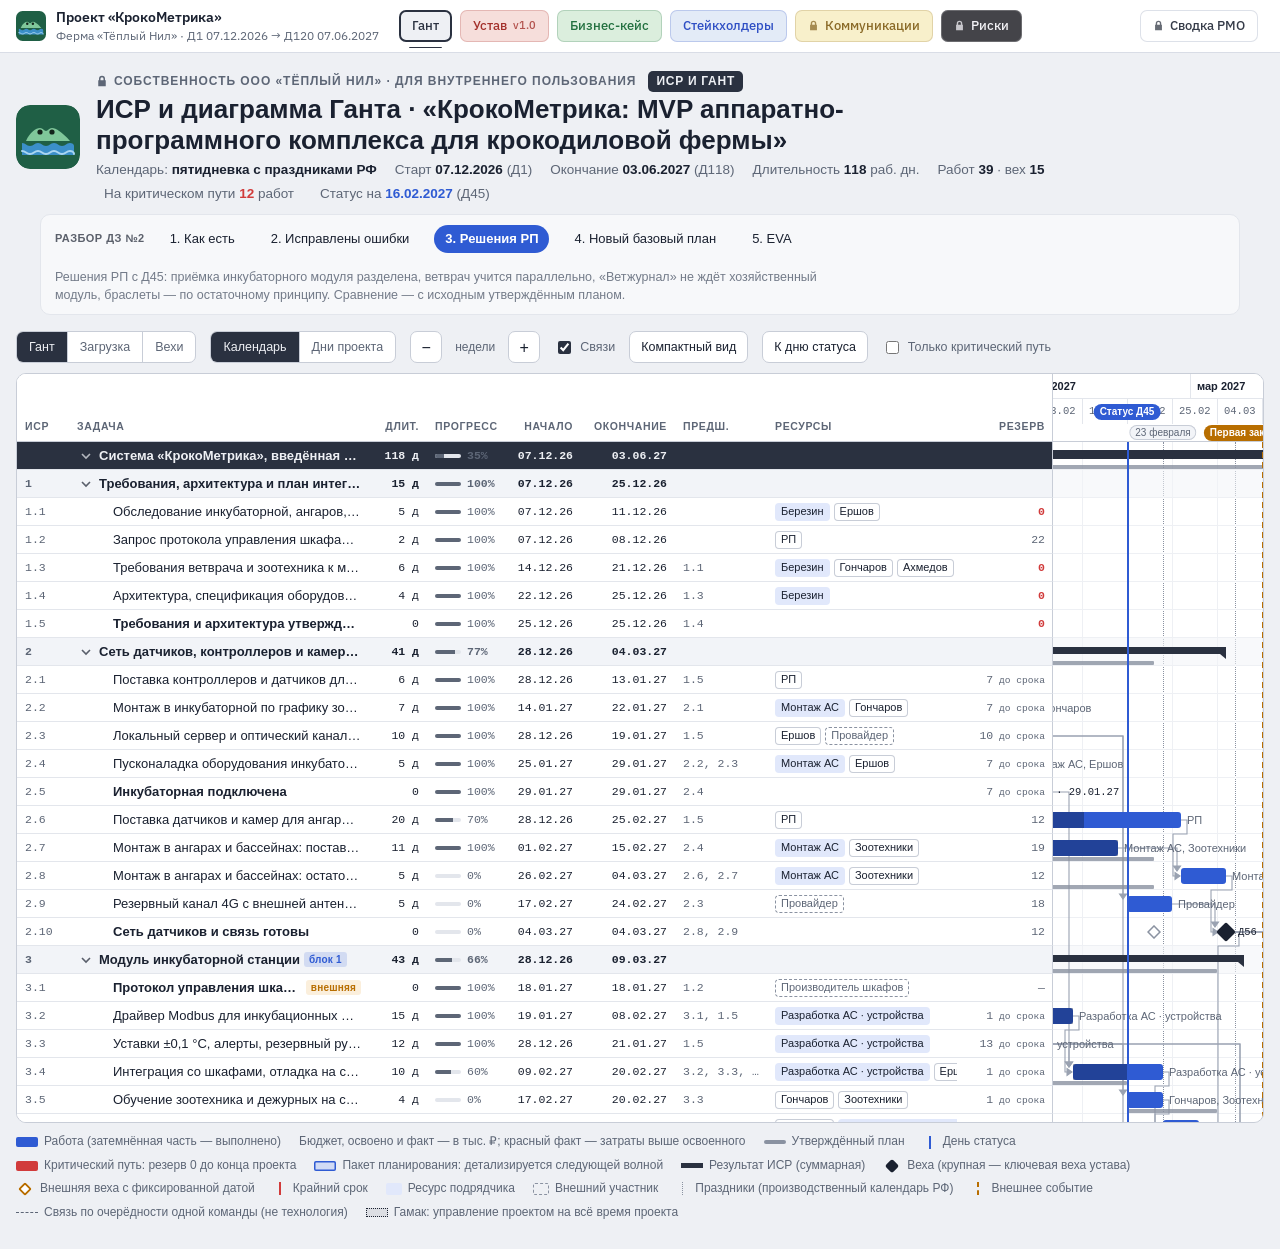
<file: gantt-dz2-s3.html>
<!DOCTYPE html>
<html lang="ru">
<head>
<meta charset="utf-8">
<meta name="viewport" content="width=device-width,initial-scale=1,viewport-fit=cover">
<title>ИСР и Гант «КрокоМетрика» · версия ДЗ №2 (Д45)</title>
<meta name="claude:viewport-fit-sides" content="cover">
<link rel="icon" href="[data-uri]">
<style>
/* Layout: шапка документа → панель инструментов → рабочая область (таблица ИСР слева, шкала времени справа, обе прокручиваются вместе) → легенда */
:root{
  --page:#eef0f4; --bg:#ffffff; --surface:#ffffff; --surface-2:#f2f4f8; --hover:#f6f8fc; --sel:#fff4cc;
  --line:#e3e6ec; --rowline:#eef0f4; --line-strong:#c8cdd7;
  --ink:#1a2130; --ink-2:#5d6676; --ink-3:#8a92a1;
  --accent:#2f5bd3; --accent-soft:#e1e8fb; --dlc:#a3480f; --crit:#d13b3b; --crit-soft:#fbe3e3; --warn:#b86e00; --warn-soft:#fbefdc;
  --summary:#2a3140; --link:#9aa2b1; --tip-bg:#1a2130; --tip-fg:#f1f3f7;
  --f-ui:-apple-system,BlinkMacSystemFont,"SF Pro Text","Segoe UI",Roboto,"Helvetica Neue",Arial,sans-serif;
  --f-mono:"SF Mono",ui-monospace,"JetBrains Mono",Menlo,Consolas,monospace;
  --rh:28px; --dw:9px;
}
@media (prefers-color-scheme:dark){:root:not([data-theme="light"]){
  --page:#0e1117; --bg:#161a21; --surface:#161a21; --surface-2:#1c212a; --hover:#1a1f27; --sel:#2c2a1a;
  --line:#272d38; --rowline:#1e232c; --line-strong:#353c4a; --ink:#e6e9ef; --ink-2:#9aa3b3; --ink-3:#6e7787;
  --accent:#6189f0; --accent-soft:#1f2c4a; --dlc:#e08a4a; --crit:#f0625b; --crit-soft:#3a1f22; --warn:#e3a23d; --warn-soft:#3a2c14;
  --summary:#cdd3de; --link:#5f6878; --tip-bg:#e6e9ef; --tip-fg:#11141a; color-scheme:dark}}
:root[data-theme="dark"]{
  --page:#0e1117; --bg:#161a21; --surface:#161a21; --surface-2:#1c212a; --hover:#1a1f27; --sel:#2c2a1a;
  --line:#272d38; --rowline:#1e232c; --line-strong:#353c4a; --ink:#e6e9ef; --ink-2:#9aa3b3; --ink-3:#6e7787;
  --accent:#6189f0; --accent-soft:#1f2c4a; --dlc:#e08a4a; --crit:#f0625b; --crit-soft:#3a1f22; --warn:#e3a23d; --warn-soft:#3a2c14;
  --summary:#cdd3de; --link:#5f6878; --tip-bg:#e6e9ef; --tip-fg:#11141a; color-scheme:dark}
*{box-sizing:border-box}
[hidden]{display:none!important}
body{margin:0;background:var(--page);color:var(--ink);font-family:var(--f-ui);font-size:14px;line-height:1.45;
  padding-left:max(16px,env(safe-area-inset-left,0px));padding-right:max(16px,env(safe-area-inset-right,0px));padding-block:18px 28px}
button,input{font:inherit;color:inherit}
:focus-visible{outline:2px solid var(--accent);outline-offset:2px}
.mono{font-family:var(--f-mono);font-variant-numeric:tabular-nums}

.head{display:flex;gap:16px;align-items:center}
.logo{width:64px;height:64px;flex:none;border-radius:14px;background:url([data-uri]) center/contain no-repeat}
.head-main{min-width:0}
.eyebrow{display:flex;flex-wrap:wrap;align-items:center;gap:6px;font-size:12px;font-weight:600;letter-spacing:.08em;text-transform:uppercase;color:var(--ink-2)}
.eyebrow svg{width:12px;height:12px;fill:currentColor}
.doctype{margin-left:6px;padding:2px 8px;border-radius:5px;background:var(--summary);color:var(--page);letter-spacing:.06em}
h1{margin:2px 0 4px;font-size:clamp(19px,2.6vw,26px);line-height:1.2;font-weight:700;text-wrap:balance}
.facts{display:flex;flex-wrap:wrap;gap:4px 18px;color:var(--ink-2);font-size:13.5px}
.facts b{color:var(--ink);font-weight:600;font-variant-numeric:tabular-nums}
.facts .c b{color:var(--crit)}

.tb{display:flex;flex-wrap:wrap;gap:8px 14px;align-items:center;margin:16px 0 10px}
.seg{display:inline-flex;border:1px solid var(--line-strong);border-radius:7px;overflow:hidden;height:32px;background:var(--surface)}
.seg button{border:0;background:none;padding:0 12px;cursor:pointer;font-size:12.5px;color:var(--ink-2)}
.seg button+button{border-left:1px solid var(--line-strong)}
.seg button[aria-pressed="true"]{background:var(--summary);color:var(--page);font-weight:500}
.btn{height:32px;border:1px solid var(--line-strong);border-radius:7px;background:var(--surface);padding:0 11px;cursor:pointer;font-size:12.5px;display:inline-flex;align-items:center;gap:6px;white-space:nowrap}
.btn:hover{background:var(--hover)}
.btn[aria-pressed="true"]{background:var(--summary);color:var(--page);border-color:var(--summary)}
.btn.sq{width:32px;padding:0;justify-content:center;font-size:16px}
.zoom{display:inline-flex;align-items:center;gap:4px}
.zoom span{font-size:12px;color:var(--ink-2);min-width:58px;text-align:center}
.chk{display:inline-flex;align-items:center;gap:6px;font-size:12.5px;cursor:pointer;color:var(--ink-2)}
.chk input{accent-color:var(--summary)}
.grow{flex:1}

/* рабочая область */
.pane{position:relative;overflow:auto;max-height:calc(100vh - 150px);min-height:420px;background:var(--surface);border:1px solid var(--line-strong);border-radius:10px}
.grid{position:relative;width:calc(var(--lw) + var(--tw))}
.hdr{position:sticky;top:0;z-index:8;display:flex;height:68px;background:var(--surface);border-bottom:1px solid var(--line-strong)}
.lh{position:sticky;left:0;z-index:9;width:var(--lw);flex:none;display:grid;grid-template-columns:var(--cols);align-items:end;background:var(--surface);border-right:1px solid var(--line-strong);padding-bottom:7px}
.lh div{padding:0 8px;font-size:10.5px;letter-spacing:.06em;text-transform:uppercase;color:var(--ink-2);font-weight:600;white-space:nowrap;overflow:hidden;text-overflow:ellipsis}
.lh .r{text-align:right}
.th{width:var(--tw);flex:none;position:relative;overflow:hidden}
.th .r1,.th .r2{position:absolute;left:0;right:0;height:25px}
.th .r1{top:0;border-bottom:1px solid var(--line)} .th .r2{top:25px}
.th span{position:absolute;top:0;height:25px;line-height:25px;padding:0 6px;border-left:1px solid var(--line);white-space:nowrap;overflow:hidden;text-overflow:clip;font-size:11px;color:var(--ink-2)}
.th .r1 span{font-weight:600;color:var(--ink)}
.th .r2 span{font-family:var(--f-mono);font-size:10.5px}
.th .hol{position:absolute;top:51px;transform:translateX(-50%);font:500 10px/15px var(--f-ui);padding:0 6px;border-radius:8px;background:var(--surface-2);box-shadow:inset 0 0 0 1px var(--line-strong);color:var(--ink-2);white-space:nowrap;z-index:2;border:0;cursor:default}
.bgl .hl{position:absolute;top:0;bottom:0;width:0;border-left:1.5px dotted var(--ink-3)}
.sw.hl{width:0;height:13px;border-left:1.5px dotted var(--ink-3);border-radius:0;background:none;margin:0 6px}
.th .ext{position:absolute;top:51px;transform:translateX(-50%);font:600 10px/16px var(--f-ui);padding:0 6px;border-radius:8px;background:var(--warn);color:var(--surface);white-space:nowrap;z-index:2;cursor:default;border:0}

.body{position:relative}
.bgl{position:absolute;left:var(--lw);top:0;width:var(--tw);height:100%;pointer-events:none}
.bgl .wl{position:absolute;top:0;bottom:0;width:1px;background:var(--rowline)}
.bgl .wl.m{background:var(--line)}
.bgl .ex{position:absolute;top:0;bottom:0;width:0;border-left:2px dashed var(--warn);z-index:3}
.bgl .ex::after{content:"";position:absolute;left:0;top:0;bottom:0;width:22px;background:linear-gradient(90deg,var(--warn-soft),transparent);opacity:.7}
svg.links{position:absolute;left:var(--lw);top:0;pointer-events:none;overflow:visible;z-index:1}
.links path{fill:none;stroke:var(--link);stroke-width:1.1}
.links path.soft{stroke-dasharray:4 3}
.links path.crit{stroke:var(--crit);stroke-width:1.3}
.links .ah{fill:var(--link)} .links .ahc{fill:var(--crit)}

.row{display:flex;height:var(--rh);position:relative}
.lc{position:sticky;left:0;z-index:5;width:var(--lw);flex:none;display:grid;grid-template-columns:var(--cols);align-items:center;background:var(--surface);border-right:1px solid var(--line-strong);border-bottom:1px solid var(--line);font-size:13px}
.tl{width:var(--tw);flex:none;position:relative;border-bottom:1px solid var(--rowline)}
.row:hover .lc{background:var(--hover)}
.k-proj .lc,.k-proj:hover .lc{background:var(--summary);color:var(--page);font-weight:600}
.k-proj .lc .c{color:inherit}
.k-l1 .lc,.k-l1:hover .lc{background:var(--surface-2);font-weight:600}
.k-l1 .tl{background:color-mix(in srgb,var(--surface-2) 55%,transparent)}
.k-l2 .lc{font-weight:600}
.row.on .lc{background:var(--sel)} .row.on .tl{background:color-mix(in srgb,var(--sel) 60%,transparent)}
.c{padding:0 8px;white-space:nowrap;overflow:hidden;text-overflow:ellipsis;min-width:0}
.c.r{text-align:right}
.c.id{font-family:var(--f-mono);font-size:11.5px;color:var(--ink-2)}
.c.nm{display:flex;align-items:center;gap:4px}
.c.nm .t{overflow:hidden;text-overflow:ellipsis}
.c.dt,.c.du,.c.pr{font-family:var(--f-mono);font-size:11.5px;font-variant-numeric:tabular-nums}
.c.pr,.c.res{color:var(--ink-2);font-size:12px}
.c.pr{font-size:11.5px}
.caret{flex:none;width:18px;height:18px;border:0;background:none;padding:0;cursor:pointer;color:inherit;opacity:.7;display:grid;place-items:center;border-radius:4px}
.caret:hover{background:color-mix(in srgb,currentColor 12%,transparent)}
.caret svg{width:10px;height:10px;transition:transform .15s}
.caret[aria-expanded="false"] svg{transform:rotate(-90deg)}
.sp{flex:none;width:18px}
.tag{flex:none;font-size:10px;line-height:15px;padding:0 5px;border-radius:3px;font-weight:600;white-space:nowrap;letter-spacing:.02em}
.tag.wave{box-shadow:inset 0 0 0 1px var(--ink-3);color:var(--ink-2);font-weight:500}
.tag.loe{background:var(--surface-2);color:var(--ink-2)}
.tag.ext{background:var(--warn-soft);color:var(--warn)}
.tag.b1{background:color-mix(in srgb,var(--accent) 16%,transparent);color:var(--accent)} .tag.b2{box-shadow:inset 0 0 0 1px var(--accent);color:var(--accent);font-weight:500} .tag.b3{box-shadow:inset 0 0 0 1px var(--ink-3);color:var(--ink-2);font-weight:500}
.k-proj .tag{display:none}
.tag.dl{background:var(--crit-soft);color:var(--crit)}
.ms-n{font-weight:600}

.bar{position:absolute;top:calc(50% - 8px);height:16px;border-radius:3px;background:var(--accent);z-index:2;cursor:pointer}
.bar.crit{background:var(--crit)}
.bar.dlc{background:var(--dlc)}
.ms.dlc{background:var(--dlc)}
.bl.ms-l.dlc{color:var(--dlc);font-weight:600}
.links path.dlc{stroke:var(--dlc);stroke-width:1.3}
.links .ahd{fill:var(--dlc)}
.sw.dlc{background:var(--dlc)}
.bar.wave{background:color-mix(in srgb,var(--accent) 22%,var(--surface));box-shadow:inset 0 0 0 1.5px var(--accent);border-radius:3px}
.bar.wave::after{content:"";position:absolute;inset:3px;border-top:1.5px dashed color-mix(in srgb,var(--accent) 60%,transparent)}
.bar.wave.crit{background:color-mix(in srgb,var(--crit) 20%,var(--surface));box-shadow:inset 0 0 0 1.5px var(--crit)}
.bar.wave.crit::after{border-color:color-mix(in srgb,var(--crit) 60%,transparent)}
.bar.loe{background:repeating-linear-gradient(135deg,var(--ink-3) 0 2px,transparent 2px 7px);box-shadow:inset 0 0 0 1px var(--ink-3);height:12px;top:calc(50% - 6px)}
.bar:hover{filter:brightness(1.08)}
.bbar{position:absolute;top:calc(50% + 9px);height:4px;border-radius:1px;background:var(--ink-3);opacity:.8;z-index:1;pointer-events:none}
.bms{position:absolute;top:calc(50% - 5px);width:10px;height:10px;margin-left:-5px;transform:rotate(45deg);box-shadow:inset 0 0 0 1.5px var(--ink-3);z-index:1;pointer-events:none}
.bgl .stl{position:absolute;top:0;bottom:0;width:0;border-left:2px solid var(--accent);z-index:3}
.th .ext.stb{background:var(--accent);top:30px;z-index:3}
.facts .st b{color:var(--accent)}
.sw.base{height:4px;background:var(--ink-3)} .sw.stl{width:0;height:13px;border-left:2px solid var(--accent);border-radius:0;background:none;margin:0 6px}
.ld{position:absolute;top:6px;bottom:6px;border-radius:2px;background:var(--accent-soft);font:500 10px/16px var(--f-mono);text-align:center;color:var(--ink);overflow:hidden;z-index:2;cursor:default}
.ld.full{background:color-mix(in srgb,var(--accent) 40%,var(--accent-soft))}
.ld.ovr{background:var(--crit);color:#fff}

.c.money{font-size:11.5px;color:var(--ink-2)} .c.money.over{color:var(--crit);font-weight:600}
.k-proj .c.money,.k-proj .c.money.over{color:inherit}
.pane.evmode{max-height:none;overflow:visible;background:none;border:0;min-height:0}
.pane.evmode .grid{width:auto}
.evm{display:flex;flex-direction:column;gap:16px;max-width:1240px}
.evm h2{margin:0;font-size:18px} .evsub{margin:4px 0 0;color:var(--ink-2);font-size:13px;max-width:110ch}
.budget{background:var(--surface);border:1px solid var(--line-strong);border-radius:10px;padding:12px 14px;display:flex;flex-direction:column;gap:8px}
.budget .bh{display:flex;flex-wrap:wrap;gap:4px 14px;align-items:baseline} .budget .bh b{font-size:15px} .budget .bh span{color:var(--ink-2);font-size:12.5px}
.bbarw{display:flex;height:12px;border-radius:6px;overflow:hidden;background:var(--line)} .bbarw i{display:block;height:100%}
.budget ul{list-style:none;margin:0;padding:0;display:flex;flex-direction:column;gap:3px;font-size:12.5px}
.budget li i{display:inline-block;width:10px;height:10px;border-radius:2px;margin-right:6px;vertical-align:-1px} .budget li b{font-family:var(--f-mono);margin-right:4px} .budget li span{color:var(--ink-2)}
.kpis{display:grid;grid-template-columns:repeat(auto-fill,minmax(150px,1fr));gap:8px}
.kpi{background:var(--surface);border:1px solid var(--line-strong);border-radius:9px;padding:10px 12px}
.kpi .k{font-size:11px;letter-spacing:.06em;text-transform:uppercase;color:var(--ink-2);font-weight:600}
.kpi .v{font:600 18px/1.3 var(--f-mono);margin-top:2px;font-variant-numeric:tabular-nums}
.kpi .n{font-size:11.5px;color:var(--ink-3)}
.ix{font-family:var(--f-mono);font-weight:600} .ix.good{color:#1f8a4c} .ix.warn{color:var(--warn)} .ix.bad{color:var(--crit)}
.chartbox{position:relative;background:var(--surface);border:1px solid var(--line-strong);border-radius:10px;padding:10px 12px}
.clegend{display:flex;flex-wrap:wrap;gap:6px 16px;font-size:12px;color:var(--ink-2);margin-bottom:4px}
.clegend i{display:inline-block;width:22px;border-top:2px solid;vertical-align:middle;margin-right:6px}
#scurve{width:100%;display:block}
#scurve .gl{stroke:var(--rowline)} #scurve .ax{font:10.5px var(--f-mono);fill:var(--ink-3)} #scurve .lbl{font:600 11px var(--f-ui)}
.ctip{position:absolute;z-index:5;background:var(--tip-bg);color:var(--tip-fg);border-radius:6px;padding:7px 9px;font-size:11.5px;pointer-events:none;min-width:150px}
.ctip div{display:flex;justify-content:space-between;gap:12px;font-family:var(--f-mono)}
.tblwrap{overflow:auto;background:var(--surface);border:1px solid var(--line-strong);border-radius:10px}
table.evt{border-collapse:collapse;width:100%;font-size:12.5px}
.evt th{position:sticky;top:0;background:var(--surface-2);text-align:right;padding:7px 10px;font-size:10.5px;letter-spacing:.05em;text-transform:uppercase;color:var(--ink-2);white-space:nowrap;border-bottom:1px solid var(--line-strong)}
.evt th:first-child,.evt td:first-child{text-align:left}
.evt td{padding:6px 10px;border-bottom:1px solid var(--line);text-align:right;font-family:var(--f-mono);font-variant-numeric:tabular-nums;white-space:nowrap}
.evt td:first-child{font-family:var(--f-ui);white-space:normal;min-width:260px}
.evt tr.l0 td{font-weight:700;background:var(--surface-2)} .evt .cd{display:inline-block;min-width:34px;color:var(--ink-3);font-family:var(--f-mono);font-size:11px}
.evt .neg{color:var(--crit)} .evt .pos{color:#1f8a4c}
.evnote{font-size:12.5px;color:var(--ink-2);margin:0;max-width:120ch}
:root{--s-pv:#6b7280;--s-ev:#2f5bd3;--s-ac:#d13b3b}
.k-res .lc{font-size:13px} .pk.ovr{color:var(--crit);font-weight:700}
.sw.ld1{background:var(--accent-soft)} .sw.ld2{background:color-mix(in srgb,var(--accent) 40%,var(--accent-soft))} .sw.ld3{background:var(--crit)}
.sbar{position:absolute;top:calc(50% - 5px);height:7px;background:var(--summary);z-index:2;cursor:pointer}
.sbar::before,.sbar::after{content:"";position:absolute;top:100%;border-top:5px solid var(--summary)}
.sbar::before{left:0;border-right:6px solid transparent}
.sbar::after{right:0;border-left:6px solid transparent}
.k-l2 .sbar,.k-l3 .sbar{height:5px;top:calc(50% - 4px);opacity:.75}
.k-proj .sbar{height:9px;top:calc(50% - 6px)}
.ms{position:absolute;top:calc(50% - 7px);width:14px;height:14px;margin-left:-7px;transform:rotate(45deg);background:var(--ink);z-index:3;cursor:pointer;border-radius:2px}
.ms.crit{background:var(--crit)}
.ms.l1{width:18px;height:18px;margin-left:-9px;top:calc(50% - 9px)}
.ms.ext{background:var(--surface);box-shadow:inset 0 0 0 2px var(--warn)}
.dln{position:absolute;top:2px;bottom:2px;width:0;border-left:2px solid var(--crit);z-index:2;cursor:pointer}
.dln::before{content:"";position:absolute;left:-6px;top:-1px;border:5px solid transparent;border-top:7px solid var(--crit);border-bottom:0}
.bl{position:absolute;top:0;line-height:var(--rh);font-size:11px;color:var(--ink-2);white-space:nowrap;pointer-events:none;z-index:2}
.bl.ms-l{font-family:var(--f-mono);font-size:10.5px;color:var(--ink)}
.bl.ms-l.crit{color:var(--crit);font-weight:600}
.dim{opacity:.25}

.foot{display:flex;flex-wrap:wrap;gap:6px 18px;font-size:12px;color:var(--ink-2);align-items:center;margin-top:10px}
.lg{display:inline-flex;align-items:center;gap:6px;white-space:nowrap}
.sw{width:22px;height:10px;border-radius:2px;background:var(--accent);display:inline-block;flex:none}
.sw.crit{background:var(--crit)}
.sw.wave{background:color-mix(in srgb,var(--accent) 22%,var(--surface));box-shadow:inset 0 0 0 1.5px var(--accent)}
.sw.ham{background:color-mix(in srgb,var(--ink-3) 30%,var(--surface));border:1.5px dotted var(--ink);border-radius:0;height:9px}
.hbar{position:absolute;top:calc(50% - 6px);height:12px;background:color-mix(in srgb,var(--ink-3) 30%,var(--surface));border:2px dotted var(--ink);z-index:2;cursor:pointer}
.pct{display:flex;align-items:center;gap:6px;font-family:var(--f-mono);font-size:11.5px;color:var(--ink-2)}
.pm{width:26px;height:4px;border-radius:2px;background:var(--line);overflow:hidden;flex:none}
.pm i{display:block;height:100%;background:var(--ink-2)}
.bar .done{position:absolute;left:0;top:0;bottom:0;background:rgb(0 0 0 / .28)}
.c.rs{display:flex;gap:4px;align-items:center;overflow:hidden}
.chip{display:inline-flex;align-items:center;flex:none;height:18px;padding:0 6px;border-radius:4px;font-size:11px;line-height:1;white-space:nowrap;box-shadow:inset 0 0 0 1px var(--line-strong);color:var(--ink)}
.chip.contractor{background:var(--accent-soft);box-shadow:none}
.chip.external{box-shadow:none;outline:1px dashed var(--ink-3);outline-offset:-1px;color:var(--ink-2)}
.chip.more{box-shadow:none;color:var(--ink-2);padding:0 2px}
.c.sl{font-family:var(--f-mono);font-size:11.5px;color:var(--ink-2)}
.c.sl .z{color:var(--crit);font-weight:600}
.c.sl .d{color:var(--dlc);font-weight:600}
.sw.chc{width:16px;height:12px;background:var(--accent-soft)} .sw.che{width:16px;height:12px;background:none;outline:1px dashed var(--ink-3);outline-offset:-1px}
.sw.loe{background:repeating-linear-gradient(135deg,var(--ink-3) 0 2px,transparent 2px 6px);box-shadow:inset 0 0 0 1px var(--ink-3)}
.sw.sum{height:5px;background:var(--summary);border-radius:0}
.sw.msd{width:10px;height:10px;transform:rotate(45deg);background:var(--ink);margin:0 4px}
.sw.msx{width:10px;height:10px;transform:rotate(45deg);background:var(--surface);box-shadow:inset 0 0 0 2px var(--warn);margin:0 4px}
.sw.dlm{width:0;height:13px;border-left:2px solid var(--crit);border-radius:0;background:none;margin:0 6px}
.sw.sq{width:22px;height:0;border-top:1.5px dashed var(--ink-2);border-radius:0;background:none}
.sw.ex{width:0;height:13px;border-left:2px dashed var(--warn);border-radius:0;background:none;margin:0 6px}
.note{margin:10px 0 0;font-size:12.5px;color:var(--ink-2);max-width:110ch}
.note b{color:var(--ink)}

.tip{position:fixed;z-index:50;background:var(--tip-bg);color:var(--tip-fg);border-radius:7px;padding:9px 11px;font-size:12px;max-width:340px;pointer-events:none;box-shadow:0 6px 24px rgb(0 0 0 / .22)}
.tip h4{margin:0 0 5px;font-size:12.5px;font-weight:600;line-height:1.3}
.tip dl{margin:0;display:grid;grid-template-columns:auto 1fr;gap:2px 10px}
.tip dt{opacity:.65} .tip dd{margin:0}
.tip p{margin:6px 0 0;opacity:.85;line-height:1.35}
@media (max-width:640px){.head{align-items:flex-start}.logo{width:48px;height:48px}.lc,.lh{position:relative}.pane{max-height:none}}

/* вид «Вехи» */
.msr .tl{overflow:visible}
.msd2{position:absolute;top:50%;width:12px;height:12px;margin:-6px 0 0 -6px;transform:rotate(45deg);z-index:3;border:2px solid var(--ink-3);background:var(--surface)}
.msd2.l1{width:16px;height:16px;margin:-8px 0 0 -8px}
.msd2.ok{border-color:#2c8a4e;background:var(--surface)}.msd2.ok.done{background:#2c8a4e}
.msd2.warn{border-color:var(--warn);background:var(--warn)}
.msd2.bad{border-color:var(--crit);background:var(--crit)}
.msd2.mb{border-style:dashed;background:transparent;z-index:2}
.msd2.lgc{border-style:dotted;border-color:var(--crit);background:transparent;z-index:2}
.msln{position:absolute;top:50%;height:2px;margin-top:-1px;z-index:2}
.msln.warn{background:var(--warn)}.msln.bad{background:var(--crit)}
.mspc{position:absolute;top:-1px;transform:translateX(-50%);font:600 9.5px/1 var(--f-mono);color:var(--ink-2);z-index:3;white-space:nowrap}
.msdl{position:absolute;top:4px;bottom:4px;width:0;border-left:2px solid var(--crit);z-index:3}
.msdl::after{content:"";position:absolute;top:0;left:-5px;width:8px;border-top:2px solid var(--crit)}
.mst{font-size:12px;font-weight:600}.mst.ok{color:#2c8a4e}.mst.warn{color:var(--warn)}.mst.bad{color:var(--crit)}
.mlvl{display:inline-grid;place-items:center;width:18px;height:18px;border-radius:4px;font:600 11px/1 var(--f-mono);background:var(--surface-2)}
.mlvl.l1{background:var(--summary);color:var(--page)}
.msk{display:inline-block;width:10px;height:10px;transform:rotate(45deg);border:2px solid var(--ink-3);margin-right:6px;vertical-align:-1px}
.msk.mb{border-style:dashed}.msk.ok{border-color:#2c8a4e;background:#2c8a4e}.msk.warn{border-color:var(--warn);background:var(--warn)}.msk.bad{border-color:var(--crit);background:var(--crit)}

.panew{position:relative}
.lwh{position:absolute;top:1px;bottom:1px;width:9px;margin-left:-4px;cursor:col-resize;z-index:12;touch-action:none}
.lwh::after{content:'';position:absolute;left:3px;top:0;bottom:0;width:3px;border-radius:2px;background:transparent;transition:background .15s}
.lwh:hover::after,.lwh.drag::after{background:var(--accent)}
.lh,.lc{overflow:hidden}
body.lwdrag{cursor:col-resize;user-select:none}
</style>
<style>
.steps{display:flex;flex-wrap:wrap;align-items:center;gap:6px 14px;margin:10px 24px 0;padding:10px 14px;border:1px solid var(--line,#d9dde5);border-radius:10px;background:var(--panel,#f7f8fa);font-size:13px}
.steps .lbl{font-weight:700;letter-spacing:.04em;text-transform:uppercase;font-size:11px;opacity:.7}
.steps a{color:inherit;text-decoration:none;padding:4px 10px;border-radius:999px;border:1px solid transparent}
.steps a:hover{border-color:var(--line,#d9dde5)}
.steps a[aria-current]{background:var(--accent,#2f6fdf);color:#fff;font-weight:600}
.steps .note{flex-basis:100%;opacity:.85;line-height:1.4}
</style>
</head>
<body>
<km-shell page="gantt" bleed></km-shell>
<header class="head">
  <div class="logo" role="img" aria-label="Логотип фермы «Тёплый Нил»"></div>
  <div class="head-main">
    <div class="eyebrow"><svg viewBox="0 0 16 16" aria-hidden="true"><path d="M4 7V5a4 4 0 1 1 8 0v2h1v8H3V7h1zm2 0h4V5a2 2 0 1 0-4 0v2z"/></svg>Собственность ООО «Тёплый Нил» · Для внутреннего пользования<span class="doctype">ИСР и Гант</span></div>
    <h1>ИСР и диаграмма Ганта · «КрокоМетрика: MVP аппаратно-программного комплекса для крокодиловой фермы»</h1>
    <div class="facts" id="facts"></div>
  </div>
</header>
<nav class="steps" aria-label="Шаги разбора ДЗ №2"><span class="lbl">Разбор ДЗ №2</span><a href="gantt.html">1. Как есть</a> <a href="gantt-dz2-s2.html">2. Исправлены ошибки</a> <a href="gantt-dz2-s3.html" aria-current="page">3. Решения РП</a> <a href="gantt-dz2-s4.html">4. Новый базовый план</a> <a href="gantt-dz2-s5.html">5. EVA</a><span class="note">Решения РП с Д45: приёмка инкубаторного модуля разделена, ветврач учится параллельно, «Ветжурнал» не ждёт хозяйственный модуль, браслеты — по остаточному принципу. Сравнение — с исходным утверждённым планом.</span></nav>


<div class="tb" role="toolbar" aria-label="Вид диаграммы">
  <div class="seg" id="view" aria-label="Вид">
    <button type="button" data-v="gantt" aria-pressed="true">Гант</button>
    <button type="button" data-v="load" aria-pressed="false">Загрузка</button>
    <button type="button" data-v="evm" aria-pressed="false" class="evbtn">EVA</button>
    <button type="button" data-v="ms" aria-pressed="false">Вехи</button>
  </div>
  <div class="seg monly" id="mlv" aria-label="Уровень вех" hidden>
    <button type="button" data-ml="1" aria-pressed="false">Уровень 1</button>
    <button type="button" data-ml="2" aria-pressed="true">Уровни 1–2</button>
  </div>
  <div class="seg gonly" id="scale" aria-label="Шкала">
    <button type="button" data-s="cal" aria-pressed="true">Календарь</button>
    <button type="button" data-s="dn" aria-pressed="false">Дни проекта</button>
  </div>
  <div class="zoom"><button class="btn sq" type="button" id="zout" aria-label="Мельче">−</button><span id="zl"></span><button class="btn sq" type="button" id="zin" aria-label="Крупнее">+</button></div>
  <div class="seg gonly" id="lvl" aria-label="Уровень ИСР">
    <button type="button" data-l="1">Результаты и ключевые вехи</button>
    <button type="button" data-l="9" aria-pressed="true">Все работы</button>
  </div>
  <label class="chk gonly"><input type="checkbox" id="lk" checked>Связи</label>
  <button class="btn gonly" type="button" id="cmp" aria-pressed="false" title="Скрыть столбцы «Начало», «Окончание», «Предш.» и «Ресурсы»">Компактный вид</button>
  <button class="btn gonly" type="button" id="tost" hidden title="Прокрутить шкалу к дню статуса">К дню статуса</button>
  <label class="chk gonly"><input type="checkbox" id="cp">Только критический путь</label>
</div>

<div class="panew"><div class="pane" id="pane"><div class="grid" id="grid"></div></div><div class="lwh" id="lwh" title="Потяните, чтобы сузить или расширить таблицу слева. Двойной щелчок — вернуть ширину" hidden></div></div>

<div class="foot" id="foot">
  <span class="lg"><i class="sw"></i>Работа (затемнённая часть — выполнено)</span>
  <span class="lg">Бюджет, освоено и факт — в тыс. ₽; красный факт — затраты выше освоенного</span>
  <span class="lg bonly"><i class="sw base"></i>Утверждённый план</span>
  <span class="lg bonly"><i class="sw stl"></i>День статуса</span>
  <span class="lg"><i class="sw crit"></i>Критический путь: резерв 0 до конца проекта</span>
  <span class="lg" data-need="dlc"><i class="sw dlc"></i>Около-критический путь</span>
  <span class="lg" data-need="wave"><i class="sw wave"></i>Пакет планирования: детализируется следующей волной</span>
  <span class="lg"><i class="sw sum"></i>Результат ИСР (суммарная)</span>
  <span class="lg"><i class="sw msd"></i>Веха (крупная — ключевая веха устава)</span>
  <span class="lg" data-need="fix"><i class="sw msx"></i>Внешняя веха с фиксированной датой</span>
  <span class="lg" data-need="dl"><i class="sw dlm"></i>Крайний срок</span>
  <span class="lg"><i class="sw chc"></i>Ресурс подрядчика</span>
  <span class="lg"><i class="sw che"></i>Внешний участник</span>
  <span class="lg"><i class="sw hl"></i>Праздники (производственный календарь РФ)</span>
  <span class="lg"><i class="sw ex"></i>Внешнее событие</span>
  <span class="lg" data-need="sq"><i class="sw sq"></i>Связь по очерёдности одной команды (не технология)</span>
  <span class="lg" data-need="ham"><i class="sw ham"></i>Гамак: управление проектом на всё время проекта</span>
</div>
<div class="foot" id="footm" hidden>
  <span class="lg"><i class="msk mb"></i>Утверждённый план</span>
  <span class="lg"><i class="msk ok"></i>Прогноз: в срок или достигнута (закрашена)</span>
  <span class="lg"><i class="msk warn"></i>Отставание в пределах допуска устава (до 5 раб. дн.)</span>
  <span class="lg"><i class="msk bad"></i>Отставание больше допуска или позже крайнего срока</span>
  <span class="lg"><i class="sw dlm"></i>Крайний срок</span>
  <span class="lg"><i class="msk" style="border-style:dotted;border-color:var(--crit)"></i>Где наступит веха по логике плана, если её дата закреплена вручную</span>
  <span class="lg">Процент над ромбом — готовность результата ИСР, который закрывает веха</span>
</div>
<div class="foot" id="footl" hidden>
  <span class="lg"><i class="sw ld1"></i>Загрузка ниже ёмкости</span>
  <span class="lg"><i class="sw ld2"></i>Загрузка равна ёмкости</span>
  <span class="lg"><i class="sw ld3"></i>Перегрузка: работ больше, чем ресурс может вести одновременно</span>
  <span class="lg">Цифра — сколько работ одновременно стоит на ресурсе; ёмкость — сколько он может вести параллельно</span>
</div>
<div class="tip" id="tip" hidden></div>

<script src="data/project.js" charset="utf-8"></script>
<script src="js/plan-engine.js" charset="utf-8"></script>
<script>window.KM_NO_EVA=true;</script>
<script src="data/plan.js" charset="utf-8"></script>
<script src="data/plan-dz2-s3.js" charset="utf-8"></script>
<script src="js/dates.js" charset="utf-8"></script>
<script src="js/shell.js" charset="utf-8"></script>
<script>
(()=>{
const P=window.KM_PROJECT, DT=window.KM_DATES, R0=KM_ENGINE.model(window.KM_PLAN_SRC), M=R0.M, D=R0.D, by=D.by, END=D.END, BASE=R0.base, ST=R0.status, STU=!!window.KM_GANTT_STUDENT;
const MON=['янв','фев','мар','апр','май','июн','июл','авг','сен','окт','ноя','дек'];
const $=s=>document.querySelector(s), esc=s=>String(s??'').replace(/[&<>"]/g,c=>({'&':'&amp;','<':'&lt;','>':'&gt;','"':'&quot;'}[c]));
const p2=x=>String(x).padStart(2,'0');
const dd=k=>{const d=DT.D(DT.wd(k));return p2(d.getUTCDate())+'.'+p2(d.getUTCMonth()+1)+'.'+String(d.getUTCFullYear()).slice(2)};
const S={mlv:2,view:'gantt',scale:'cal',dw:9,lvl:9,links:true,cols:innerWidth>=1280,cp:false,col:new Set()};
$('#cmp').setAttribute('aria-pressed',String(!S.cols));
const PROJ={code:'',name:M.result||P.full||P.name,kind:'sum',es:0,ef:END,dur:END,depth:0,kids:M.items.filter(t=>!t.parent).map(t=>t.code)};
const sDay=t=>t.kind==='ms'?t.ef:t.es+1, fDay=t=>t.ef;
const BASEP=R0.hasBase?{es:Math.min(...Object.values(BASE).map(b=>b.es)),ef:Math.max(...Object.values(BASE).map(b=>b.ef))}:null;
{const lv=D.net.filter(t=>t.kind==='task'),w=lv.reduce((a,t)=>a+t.dur,0); PROJ.pct=w?Math.round(lv.reduce((a,t)=>a+t.dur*t.pct,0)/w):0;}
const isCrit=t=>!!t.crit;
const RES={}; (M.resources||[]).forEach(r=>RES[r.id]=r);
const PR=KM_ENGINE.parseRes, EV=R0.ev;
const chips=s=>{const a=PR(s); if(!a.length)return '';
  return a.map(x=>{const r=RES[x.id]; return `<span class="chip ${r?r.type:''}" title="${esc(r?r.name:x.id)}">${esc(x.id)}${x.u!==1?' ×'+String(x.u).replace('.',','):''}</span>`;}).join('');};
/* деньги */
const tr=n=>Math.round(n/1000).toLocaleString('ru-RU');
const mln=n=>(n/1e6).toLocaleString('ru-RU',{minimumFractionDigits:2,maximumFractionDigits:2})+' млн ₽';
const sgn=n=>(n<0?'−':n>0?'+':'')+mln(Math.abs(n));
const evOf=t=>t.code===''?EV.P:(t.kind==='task'||t.kind==='loe'?t.evm:EV.rows[t.code]);
const slackCell=t=>{
  if(t.kind==='loe'||t.kind==='ham'||t.kind==='sum'||t.code==='')return '';
  if(t.fix!=null)return '<span title="Внешняя веха с фиксированной датой">—</span>';
  if(t.slack==null)return '';
  const main=t.slack<=0?`<span class="z">${t.slack<0?'−'+(-t.slack):0}</span>`:String(t.slack);
  if(t.dslack!=null&&t.dslack<t.slack)return `<span title="Резерв до конца проекта ${t.slack} д; запас до жёсткого срока ${t.dslack} д"><span class="${t.dslack<=0?'d':''}">${t.dslack}</span><small> до срока</small></span>`;
  return main;};
const predTxt=t=>{const s=t.soft||new Set(), h=(t.pc||[]).filter(c=>!s.has(c)); return h.join(', ')+(s.size?(h.length?'; ':'')+'очер. '+[...s].join(', '):'');};
const hasCrit=t=>(t.kind==='sum'||t.kind==='ham')?t.kids.some(c=>hasCrit(by[c])):isCrit(t);

/* факты в шапке */
const leaves=M.items.filter(t=>t.kind==='task'), mss=M.items.filter(t=>t.kind==='ms');
const cpN=D.net.filter(t=>t.crit&&t.kind==='task').length;
$('#facts').innerHTML=`<span title="Праздники и переносы — по постановлениям Правительства РФ на 2026 и 2027 годы">Календарь: <b>пятидневка с праздниками РФ</b></span><span>Старт <b>${DT.fmt(DT.wd(1))}</b> (Д1)</span><span>Окончание <b>${DT.fmt(DT.wd(END))}</b> (Д${END})</span>`+
  `<span>Длительность <b>${END}</b> раб. дн.</span><span>Работ <b>${leaves.length}</b> · вех <b>${mss.length}</b></span>`+
  `<span class="c">На критическом пути <b>${cpN}</b> работ</span>`+(ST!=null?`<span class="st">Статус на <b>${DT.fmt(DT.wd(ST))}</b> (Д${ST})</span>`:'')+(!STU&&D.problems.length?`<span class="c"><b>Ошибки плана: ${D.problems.length}</b></span>`:'');
const ext=M.ext[0];

/* видимые строки */
function rows(){
  const out=[{t:PROJ,lv:0}];
  const walk=(codes,lv)=>codes.forEach(c=>{const t=by[c];
    if(S.lvl===1&&!(t.kind==='sum'||t.kind==='ham'||(t.kind==='ms'&&t.ml===1)))return;
    if(S.cp&&!hasCrit(t))return;
    out.push({t,lv});
    if((t.kind==='sum'||t.kind==='ham')&&!S.col.has(t.code))walk(t.kids,lv+1);
  });
  if(!S.col.has(''))walk(PROJ.kids,1);
  return out;
}
const NOEV=!!window.KM_NO_EVA, MONEY=c=>!(NOEV&&/\((BAC|EV|AC)\)/.test(c[0]));
const COLS=()=>(S.cols?[['ИСР','52px'],['Задача','minmax(240px,300px)'],['Длит.','58px','r'],['Прогресс','82px'],['Начало','72px','r'],['Окончание','94px','r'],['Предш.','92px'],['Ресурсы','190px'],['Резерв','96px','r'],['Бюджет<br>(BAC)','84px','r'],['Освоено<br>(EV)','84px','r'],['Факт<br>(AC)','80px','r']]
                     :[['ИСР','52px'],['Задача',innerWidth<700?'minmax(160px,200px)':'minmax(200px,340px)'],['Длит.','58px','r'],['Прогресс','82px'],['Резерв','96px','r'],['Бюджет<br>(BAC)','84px','r'],['Освоено<br>(EV)','84px','r'],['Факт<br>(AC)','80px','r']]).filter(MONEY);
const CARET='<svg viewBox="0 0 10 10"><path d="M1 3l4 4 4-4" fill="none" stroke="currentColor" stroke-width="1.6"/></svg>';

/* ручка ширины левой таблицы (только вид «Гант»): ширина запоминается в браузере */
const LWMIN=110; let LWN=0, LWU=null; try{LWU=parseInt(localStorage.getItem('km-gantt-lw'))||null;}catch(e){}
function placeLwh(w){const h=$('#lwh'); if(!h)return; h.hidden=S.view!=='gantt'; h.style.left=w+'px';}
function setLw(w,save){ LWU=w==null?null:Math.round(w); try{ if(save){ LWU==null?localStorage.removeItem('km-gantt-lw'):localStorage.setItem('km-gantt-lw',LWU);} }catch(e){}
  const lwe=LWU?Math.max(LWMIN,Math.min(LWU,LWN)):LWN; $('#grid').style.setProperty('--lw',lwe+'px'); placeLwh(lwe); }
(()=>{ const h=$('#lwh'); let x0=0,w0=0,on=false;
  h.addEventListener('pointerdown',e=>{on=true; x0=e.clientX; w0=parseInt(getComputedStyle($('#grid')).getPropertyValue('--lw'))||LWN; h.setPointerCapture(e.pointerId); h.classList.add('drag'); document.body.classList.add('lwdrag'); e.preventDefault();});
  h.addEventListener('pointermove',e=>{ if(!on)return; setLw(Math.max(LWMIN,Math.min(LWN,w0+e.clientX-x0)),false); });
  const end=()=>{ if(!on)return; on=false; h.classList.remove('drag'); document.body.classList.remove('lwdrag'); setLw(LWU,true); };
  h.addEventListener('pointerup',end); h.addEventListener('pointercancel',end);
  h.addEventListener('dblclick',()=>setLw(null,true));
})();
function render(){
  {const h=$('#lwh'); if(h&&S.view!=='gantt')h.hidden=true;}
  document.querySelectorAll('.gonly').forEach(el=>el.hidden=S.view!=='gantt');
  $('#tost').hidden=S.view!=='gantt'||ST==null;
  $('#foot').hidden=S.view!=='gantt'; $('#footl').hidden=S.view!=='load'; $('#footm').hidden=S.view!=='ms';
  document.querySelectorAll('.monly').forEach(el=>el.hidden=S.view!=='ms');
  $('#pane').classList.toggle('evmode',S.view==='evm');
  if(S.view==='load')return renderLoad();
  if(S.view==='ms')return renderMs();
  if(S.view==='evm')return renderEvm();
  const cols=COLS(), lw=cols.reduce((a,c)=>a+(parseInt(c[1].replace('minmax(','').split(',').pop())||0),0);
  const dw=S.dw, LAST=Math.ceil((Math.max(END,...M.ext.map(e=>e.day))+12)/5)*5, tw=LAST*dw, x=k=>k*dw;
  const g=$('#grid'); g.style.setProperty('--cols',cols.map(c=>c[1].startsWith('minmax')?c[1].split(',').pop().replace(')',''):c[1]).join(' '));
  LWN=lw; const lwe=LWU?Math.max(LWMIN,Math.min(LWU,lw)):lw; placeLwh(lwe);
  g.style.setProperty('--lw',lwe+'px'); g.style.setProperty('--tw',tw+'px'); g.style.setProperty('--dw',dw+'px');
  $('#zl').textContent=dw>=16?'дни':dw>=8?'недели':'месяцы';
  /* шкала */
  let r1='',r2='';
  if(S.scale==='cal'){
    let k=1; while(k<=LAST){const d=DT.D(DT.wd(k)),m=d.getUTCMonth(),y=d.getUTCFullYear(); let j=k; while(j+1<=LAST){const e=DT.D(DT.wd(j+1)); if(e.getUTCMonth()!==m)break; j++;}
      r1+=`<span style="left:${x(k-1)}px;width:${x(j-k+1)}px">${MON[m]} ${dw*(j-k+1)>70?y:''}</span>`; k=j+1;}
    for(let k=1;k<=LAST;k+=5){const d=DT.D(DT.wd(k)); r2+=`<span style="left:${x(k-1)}px;width:${x(5)}px">${dw*5>=40?p2(d.getUTCDate())+'.'+p2(d.getUTCMonth()+1):dw*5>=18?d.getUTCDate():''}</span>`;}
  } else {
    const step=dw*5>=48?5:dw*5>=22?10:20;
    for(let k=1;k<=LAST;k+=step*2)r1+=`<span style="left:${x(k-1)}px;width:${x(step*2)}px">Нед. ${(k-1)/5+1}–${(k-1)/5+step*2/5}</span>`;
    for(let k=1;k<=LAST;k+=step)r2+=`<span style="left:${x(k-1)}px;width:${x(step)}px">Д${k}</span>`;
  }
  /* праздники: разрывы между соседними рабочими днями, в которые попал нерабочий будний день */
  const HN={'12-31':'Новый год','01-01':'Новый год','01-04':'Новый год','02-22':'23 февраля','02-23':'23 февраля','03-08':'8 марта','05-01':'1 мая','05-03':'1 мая','05-10':'9 мая','05-11':'9 мая','06-12':'12 июня','06-14':'12 июня','11-04':'4 ноября','11-05':'4 ноября'};
  const gaps=[]; for(let k=2;k<=LAST;k++){const a=DT.wd(k-1),b=DT.wd(k),off=[]; for(let n=a+1;n<b;n++){const w=(new Date(n*864e5).getUTCDay()+6)%7; if(w<5)off.push(n);} if(off.length){const d=DT.D(off[0]),key=p2(d.getUTCMonth()+1)+'-'+p2(d.getUTCDate()); gaps.push({k:k-1,off,name:HN[key]||'праздник'});}}
  const holH=gaps.map(gp=>`<button class="hol" data-hol="${gp.off.map(n=>DT.fmt(n)).join(', ')}" data-hn="${esc(gp.name)}" style="left:${x(gp.k)}px">${esc(gp.name)}</button>`).join('');
  const stH=ST!=null?`<button class="ext stb" data-st="1" style="left:${x(ST)}px">Статус Д${ST}</button>`:'';
  const exH=stH+M.ext.map((e,i)=>`<button class="ext" data-ext="${i}" style="left:${x(e.day)}px">${esc(e.name)}</button>`).join('');
  let h=`<div class="hdr"><div class="lh">${cols.map(c=>`<div class="${c[2]||''}">${c[0]}</div>`).join('')}</div><div class="th"><div class="r1">${r1}</div><div class="r2">${r2}</div>${holH}${exH}</div></div>`;
  const R=rows(), rh=28, idx={};
  R.forEach((r,i)=>{if(r.t.code)idx[r.t.code]=i;});
  let bg=''; for(let k=0;k<=LAST;k+=5)bg+=`<i class="wl${S.scale==='cal'?'':' '}" style="left:${x(k)}px"></i>`;
  bg+=gaps.map(gp=>`<i class="hl" style="left:${x(gp.k)}px"></i>`).join('');
  if(ST!=null)bg+=`<i class="stl" style="left:${x(ST)}px"></i>`;
  bg+=M.ext.map(e=>`<i class="ex" style="left:${x(e.day)}px"></i>`).join('');
  let b='';
  R.forEach(({t,lv})=>{
    const ham=t.kind==='ham', sum=t.kind==='sum'||ham, loe=t.kind==='loe', cls=lv===0?'k-proj':sum?'k-l'+Math.min(lv,3):'k-t';
    const ind=Math.max(0,lv-1)*14;
    const nm=`<div class="c nm" style="padding-left:${8+ind}px">${sum?`<button class="caret" type="button" data-col="${t.code}" aria-expanded="${!S.col.has(t.code)}" aria-label="Свернуть или развернуть">${CARET}</button>`:'<i class="sp"></i>'}`+
      `<span class="t${t.kind==='ms'?' ms-n':''}" title="${esc(t.name)}">${esc(t.name)}</span>`+
      (t.blk&&t.blk!=='—'?`<span class="tag b${esc(t.blk)}" title="Приоритет по уставу">блок ${esc(t.blk)}</span>`:'')+
      (t.wave?'<span class="tag wave" title="Пакет планирования: детализируется, когда подойдёт волна">пакет планирования</span>':'')+
      (ham?'<span class="tag loe" title="Длительность задаётся началом и окончанием проекта">гамак</span>':'')+
      (t.fix!=null?'<span class="tag ext">внешняя</span>':'')+(t.dl!=null?`<span class="tag dl">не позднее Д${t.dl}</span>`:'')+`</div>`;
    const du=loe?'—':t.kind==='ms'?'0':t.dur+' д';
    let cells=`<div class="c id">${esc(t.code||'')}</div>${nm}<div class="c du r">${du}</div>`;
    const pc=loe?'':`<div class="pct"><span class="pm"><i style="width:${t.pct|0}%"></i></span>${t.pct|0}%</div>`;
    cells+=`<div class="c">${pc}</div>`;
    if(S.cols){
      cells+=`<div class="c dt r">${loe?'—':dd(sDay(t))}</div><div class="c dt r">${loe?'—':dd(fDay(t))}</div><div class="c pr" title="${esc(predTxt(t))}">${esc(predTxt(t))}</div><div class="c rs">${chips(t.res)}</div>`;
    }
    cells+=`<div class="c r sl">${slackCell(t)}</div>`;
    if(!NOEV){const e=t.kind==='ms'?null:evOf(t); cells+=`<div class="c r mono money">${e&&e.bac?tr(e.bac):''}</div><div class="c r mono money">${e&&ST!=null&&e.bac?tr(e.ev):''}</div><div class="c r mono money${e&&ST!=null&&e.ac>e.ev*1.005&&e.ac>0?' over':''}">${e&&ST!=null&&e.ac?tr(e.ac):''}</div>`;}
    let bar='';
    if(ham) bar=`<div class="hbar" data-c="${t.code}" style="left:${x(t.es)}px;width:${x(t.ef-t.es)}px"></div>`;
    else if(loe) bar='';
    else if(sum) bar=`<div class="sbar" data-c="${t.code}" style="left:${x(t.es)}px;width:${Math.max(2,x(t.ef-t.es))}px"></div>`;
    else if(t.kind==='ms'){const l1=t.ml===1, c=t.crit?' crit':t.dlcrit?' dlc':'';
      bar=`<div class="ms${l1?' l1':''}${c}${t.fix!=null?' ext':''}" data-c="${t.code}" style="left:${x(t.ef)}px"></div><span class="bl ms-l${c}" style="left:${x(t.ef)+12}px">Д${t.ef} · ${dd(t.ef)}</span>`;}
    else bar=`<div class="bar${t.crit?' crit':t.dlcrit?' dlc':''}${t.wave?' wave':''}" data-c="${t.code}" style="left:${x(t.es)}px;width:${Math.max(3,x(t.ef-t.es))}px">${t.pct>0?`<i class="done" style="width:${t.pct}%"></i>`:''}</div>`+
      (dw*(END-t.ef)>60?`<span class="bl" style="left:${x(t.ef)+6}px">${esc(t.res||'')}</span>`:'');
    if(t.dl!=null)bar+=`<i class="dln" data-dl="${t.code}" style="left:${x(t.dl)}px"></i>`;
    const bb=t.code===''?BASEP:BASE[t.code];
    if(R0.hasBase&&bb&&!loe){ if(t.kind==='ms')bar+=`<i class="bms" style="left:${x(bb.ef)}px"></i>`; else bar+=`<i class="bbar" style="left:${x(bb.es)}px;width:${Math.max(2,x(bb.ef-bb.es))}px"></i>`; }
    b+=`<div class="row ${cls}" data-r="${t.code}"><div class="lc">${cells}</div><div class="tl">${bar}</div></div>`;
  });
  /* связи окончание→начало */
  let paths='';
  if(S.links){
    R.forEach(({t},i)=>{ if(!t.p)return; t.p.forEach(c=>{ const j=idx[c]; if(j==null)return; const q=by[c];
      const x1=x(q.ef)+(q.kind==='ms'?7:0), y1=j*rh+rh/2, x2=x(t.es)-(t.kind==='ms'?7:0), y2=i*rh+rh/2, drv=q.ef===t.es||t.fix!=null, cr=q.crit&&t.crit&&drv, dc=!cr&&q.dlcrit&&t.dlcrit&&drv, lc=(cr?'crit':dc?'dlc':'')+(t.soft&&t.soft.has(c)?' soft':''), ac=cr?'ahc':dc?'ahd':'ah';
      const down=y2>y1, yv=y2+(down?-7:7);
      let d;
      if(x2-x1>=8) d=`M${x1} ${y1}H${x2-4}V${y2+(down?-9:9)}`;
      else d=`M${x1} ${y1}h6V${y1+(down?rh/2:-rh/2)}H${x2-8}V${y2}H${x2-1}`;
      if(x2-x1>=8) paths+=`<path class="${lc}" d="${d}"/><path class="${ac}" d="M${x2-7.5} ${y2+(down?-10:10)}l3.5 ${down?5:-5} 3.5 ${down?-5:5}z"/>`;
      else paths+=`<path class="${lc}" d="${d}"/><path class="${ac}" d="M${x2-1} ${y2}l-5 -3.5v7z"/>`;
    });});
  }
  const H=R.length*rh;
  g.innerHTML=h+`<div class="body" style="height:${H}px"><div class="bgl">${bg}</div><svg class="links" width="${tw}" height="${H}">${paths}</svg>${b}</div>`;
}


/* загрузка ресурсов: сколько работ одновременно стоит на ресурсе в каждый рабочий день */
function loadMap(){
  const L={}; D.net.filter(t=>t.kind==='task'&&t.dur>0).forEach(t=>PR(t.res).map(x=>x.id).forEach(id=>{
    (L[id]=L[id]||{}); for(let d=t.es+1;d<=t.ef;d++){(L[id][d]=L[id][d]||[]).push(t.code);} }));
  return L;
}
function renderLoad(){
  const L=loadMap(), dw=S.dw, LAST=Math.ceil((Math.max(END,...M.ext.map(e=>e.day))+12)/5)*5, tw=LAST*dw, x=k=>k*dw;
  const cols=[['Ресурс','240px'],['Кто это','110px'],['Ёмкость','74px','r'],['Пик','56px','r']], lw=cols.reduce((a,c)=>a+parseInt(c[1]),0);
  const g=$('#grid'); g.style.setProperty('--cols',cols.map(c=>c[1]).join(' ')); g.style.setProperty('--lw',lw+'px'); g.style.setProperty('--tw',tw+'px');
  let r1='',r2='';
  let k=1; while(k<=LAST){const d=DT.D(DT.wd(k)),m=d.getUTCMonth(),y=d.getUTCFullYear(); let j=k; while(j+1<=LAST){const e=DT.D(DT.wd(j+1)); if(e.getUTCMonth()!==m)break; j++;}
    r1+=`<span style="left:${x(k-1)}px;width:${x(j-k+1)}px">${MON[m]} ${dw*(j-k+1)>70?y:''}</span>`; k=j+1;}
  for(let k=1;k<=LAST;k+=5){const d=DT.D(DT.wd(k)); r2+=`<span style="left:${x(k-1)}px;width:${x(5)}px">${dw*5>=40?p2(d.getUTCDate())+'.'+p2(d.getUTCMonth()+1):''}</span>`;}
  const stH=ST!=null?`<button class="ext stb" style="left:${x(ST)}px">Статус Д${ST}</button>`:'';
  const exH=M.ext.map((e,i)=>`<button class="ext" data-ext="${i}" style="left:${x(e.day)}px">${esc(e.name)}</button>`).join('');
  const h=`<div class="hdr"><div class="lh">${cols.map(c=>`<div class="${c[2]||''}">${c[0]}</div>`).join('')}</div><div class="th"><div class="r1">${r1}</div><div class="r2">${r2}</div>${stH}${exH}</div></div>`;
  const TY={staff:'ферма',contractor:'подрядчик',external:'внешний'};
  const list=(M.resources||[]).filter(r=>L[r.id]);
  let b='', bg=''; for(let k=0;k<=LAST;k+=5)bg+=`<i class="wl" style="left:${x(k)}px"></i>`;
  if(ST!=null)bg+=`<i class="stl" style="left:${x(ST)}px"></i>`;
  bg+=M.ext.map(e=>`<i class="ex" style="left:${x(e.day)}px"></i>`).join('');
  list.forEach(r=>{
    const days=L[r.id], peak=Math.max(...Object.values(days).map(a=>a.length));
    let segs='', d=1;
    while(d<=LAST){ const n=(days[d]||[]).length; if(!n){d++;continue;} let e=d; while(e+1<=LAST&&(days[e+1]||[]).length===n)e++;
      const cls=n>r.cap?'ovr':n===r.cap?'full':'';
      segs+=`<div class="ld ${cls}" data-ld="${esc(r.id)}|${d}" style="left:${x(d-1)}px;width:${x(e-d+1)}px">${x(e-d+1)>=14?n:''}</div>`; d=e+1; }
    b+=`<div class="row k-res"><div class="lc"><div class="c" title="${esc(r.name)}">${esc(r.id)}</div><div class="c res">${TY[r.type]||''}</div><div class="c r mono">${r.cap}</div><div class="c r mono pk ${peak>r.cap?'ovr':''}">${peak}</div></div><div class="tl">${segs}</div></div>`;
  });
  g.innerHTML=h+`<div class="body" style="height:${list.length*28}px"><div class="bgl">${bg}</div>${b}</div>`;
}


/* график вех: план, прогноз, отклонение, светофор */
function msInfo(t){
  const b=BASE[t.code]||{ef:t.ef}, v=t.ef-b.ef, done=t.pct>=100;
  let cls='ok',txt='В срок';
  if(done){txt=v>0?'Достигнута, +'+v+' д':'Достигнута';}
  else if(t.dl!=null&&t.ef>t.dl){cls='bad';txt='Позже срока на '+(t.ef-t.dl)+' д';}
  else if(v>5){cls='bad';txt='Отставание '+v+' д';}
  else if(v>0){cls='warn';txt='Отставание '+v+' д';}
  else if(v<0){txt='Раньше на '+(-v)+' д';}
  let lg=null; if(t.pin!=null&&!done){lg=Math.max(...(t.p||[]).map(c=>by[c].ef)); if(lg>t.ef){cls='bad';txt='Закреплена · по логике Д'+lg;} else lg=null;}
  return {b,v,done,cls,txt,lg};
}
function renderMs(){
  const dw=S.dw, LAST=Math.ceil((Math.max(END,...M.ext.map(e=>e.day))+12)/5)*5, tw=LAST*dw, x=k=>k*dw;
  const cols=[['Ур.','40px'],['Веха','236px'],['План','64px','r'],['Прогноз','78px','r'],['Откл.','62px','r'],['Статус','200px']], lw=cols.reduce((a,c)=>a+parseInt(c[1]),0);
  const g=$('#grid'); g.style.setProperty('--cols',cols.map(c=>c[1]).join(' ')); g.style.setProperty('--lw',lw+'px'); g.style.setProperty('--tw',tw+'px');
  let r1='',r2='';
  let k=1; while(k<=LAST){const d=DT.D(DT.wd(k)),m=d.getUTCMonth(),y=d.getUTCFullYear(); let j=k; while(j+1<=LAST){const e=DT.D(DT.wd(j+1)); if(e.getUTCMonth()!==m)break; j++;}
    r1+=`<span style="left:${x(k-1)}px;width:${x(j-k+1)}px">${MON[m]} ${dw*(j-k+1)>70?y:''}</span>`; k=j+1;}
  for(let k=1;k<=LAST;k+=5){const d=DT.D(DT.wd(k)); r2+=`<span style="left:${x(k-1)}px;width:${x(5)}px">${dw*5>=40?p2(d.getUTCDate())+'.'+p2(d.getUTCMonth()+1):''}</span>`;}
  const stH=ST!=null?`<button class="ext stb" style="left:${x(ST)}px">Статус Д${ST}</button>`:'';
  const exH=M.ext.map((e,i)=>`<button class="ext" data-ext="${i}" style="left:${x(e.day)}px">${esc(e.name)}</button>`).join('');
  const h=`<div class="hdr"><div class="lh">${cols.map(c=>`<div class="${c[2]||''}">${c[0]}</div>`).join('')}</div><div class="th"><div class="r1">${r1}</div><div class="r2">${r2}</div>${stH}${exH}</div></div>`;
  const list=M.items.filter(t=>t.kind==='ms'&&t.ml>0&&t.ml<=S.mlv).map(t=>by[t.code])
    .sort((a,b)=>((BASE[a.code]||a).ef-(BASE[b.code]||b).ef)||(a.ef-b.ef));
  let bg=''; for(let k=0;k<=LAST;k+=5)bg+=`<i class="wl" style="left:${x(k)}px"></i>`;
  if(ST!=null)bg+=`<i class="stl" style="left:${x(ST)}px"></i>`;
  bg+=M.ext.map(e=>`<i class="ex" style="left:${x(e.day)}px"></i>`).join('');
  const ddl=k=>{const d=DT.D(DT.wd(k));return `<span title="${DT.fmt(DT.wd(k))} (Д${k})">${p2(d.getUTCDate())}.${p2(d.getUTCMonth()+1)}</span>`;};
  let b='';
  list.forEach(t=>{
    const I=msInfo(t), par=t.parent?by[t.parent]:null, pc=par&&par.pct!=null?Math.round(par.pct):null, l1=t.ml===1?' l1':'';
    let tl='';
    if(I.v!==0){const a=Math.min(I.b.ef,t.ef),z=Math.max(I.b.ef,t.ef); tl+=`<i class="msln ${I.v>0?I.cls==='ok'?'warn':I.cls:''}" style="left:${x(a)}px;width:${x(z-a)}px"></i>`;
      tl+=`<i class="msd2 mb${l1}" style="left:${x(I.b.ef)}px" title="Утверждённый план: ${DT.fmt(DT.wd(I.b.ef))} (Д${I.b.ef})"></i>`;}
    if(I.lg!=null)tl+=`<i class="msln bad" style="left:${x(t.ef)}px;width:${x(I.lg-t.ef)}px;opacity:.5"></i><i class="msd2 lgc${l1}" style="left:${x(I.lg)}px" title="По логике плана веха наступит ${DT.fmt(DT.wd(I.lg))} (Д${I.lg}): предшественники заканчиваются позже закреплённой даты"></i>`;
    if(t.dl!=null)tl+=`<i class="msdl" style="left:${x(t.dl)}px" title="Крайний срок: ${DT.fmt(DT.wd(t.dl))} (Д${t.dl})"></i>`;
    tl+=`<i class="msd2 ${I.cls}${I.done?' done':''}${l1}" style="left:${x(t.ef)}px" title="${esc(t.code+' '+t.name)} — ${I.done?'достигнута':'прогноз'} ${DT.fmt(DT.wd(t.ef))} (Д${t.ef})"></i>`;
    if(pc!=null)tl+=`<span class="mspc" style="left:${x(t.ef)}px">${pc}%</span>`;
    const vtx=I.v===0?'0':(I.v>0?'+':'−')+Math.abs(I.v);
    b+=`<div class="row msr${t.ml===1?' k-l2':''}"><div class="lc"><div class="c"><span class="mlvl${l1}">${t.ml}</span></div><div class="c" title="${esc(t.code+' '+t.name+(par?' · закрывает '+par.code+' '+par.name:''))}"><span class="mono" style="color:var(--ink-3);margin-right:6px">${esc(t.code)}</span>${esc(t.name)}</div><div class="c r mono">${ddl(I.b.ef)}</div><div class="c r mono">${ddl(t.ef)}</div><div class="c r mono">${vtx}</div><div class="c"><span class="mst ${I.cls}">${I.txt}</span></div></div><div class="tl">${tl}</div></div>`;
  });
  g.innerHTML=h+`<div class="body" style="height:${list.length*28}px"><div class="bgl">${bg}</div>${b}</div>`;
}
$('#mlv').addEventListener('click',e=>{const b=e.target.closest('button');if(!b)return;S.mlv=+b.dataset.ml;pressed('#mlv','ml',S.mlv);render();});

/* бюджет проекта по уставу: из чего он складывается и как соотносится с BAC */
function budgetBlock(){
  const rs=EV.reserve, P=EV.P; if(!rs)return '';
  const tot=P.bac+rs.cont+rs.mgmt;
  const parts=[['Бюджет работ (BAC)',P.bac,'сумма бюджетов всех работ плана: столбец «Бюджет (BAC)» на Ганте','var(--accent)'],
    ['Резерв на непредвиденные расходы',rs.cont,'у руководителя проекта; вместе с BAC — базовый план по стоимости','var(--warn)'],
    ['Управленческий резерв',rs.mgmt,'у спонсора, вне базового плана','var(--ink-3)']];
  const bar=parts.map(p=>`<i style="width:${(p[1]/tot*100).toFixed(2)}%;background:${p[3]}" title="${esc(p[0])}"></i>`).join('');
  return `<div class="budget"><div class="bh"><b>Бюджет проекта ${mln(tot)}</b><span>базовый план по стоимости — ${mln(P.bac+rs.cont)}</span></div><div class="bbarw">${bar}</div>
    <ul>${parts.map(p=>`<li><i style="background:${p[3]}"></i><b>${mln(p[1])}</b> ${esc(p[0])} <span>— ${esc(p[2])}</span></li>`).join('')}</ul></div>`;
}
/* освоенный объём: плитки, S-кривая, таблица по результатам ИСР */
const ix=v=>v==null?'<span class="ix" style="color:var(--ink-3)">—</span>':`<span class="ix ${v>=1?'good':v>=.9?'warn':'bad'}">${v.toFixed(2).replace('.',',')}</span>`;
function renderEvm(){
  const P=EV.P, S=ST, rs=EV.reserve;
  const kp=(k,v,n)=>`<div class="kpi"><div class="k">${k}</div><div class="v">${v}</div>${n?`<div class="n">${n}</div>`:''}</div>`;
  const tiles=[kp('PV',mln(P.pv),'план на день статуса'),kp('EV',mln(P.ev),'освоено'),kp('AC',mln(P.ac),'фактические затраты'),
    kp('SV',`<span class="ix ${P.sv<0?'bad':'good'}">${sgn(P.sv)}</span>`,'EV − PV'),kp('CV',`<span class="ix ${P.cv<0?'bad':'good'}">${sgn(P.cv)}</span>`,'EV − AC'),
    kp('SPI',ix(P.spi),'EV / PV'),kp('CPI',ix(P.cpi),'EV / AC'),
    kp('BAC',mln(P.bac),'бюджет работ'),kp('EAC',mln(P.eac),'BAC / CPI'),kp('ETC',mln(P.etc),'EAC − AC'),
    kp('VAC',`<span class="ix ${P.vac<0?'bad':'good'}">${sgn(P.vac)}</span>`,'BAC − EAC'),kp('TCPI',P.tcpi==null?ix(null):`<span class="ix ${P.tcpi<=1?'good':P.tcpi<=1.1?'warn':'bad'}">${P.tcpi.toFixed(2).replace('.',',')}</span>`,'нужная эффективность на остаток')];
  const rows=[{t:PROJ,l:0}].concat(M.items.filter(t=>!t.parent).map(t=>({t,l:1})));
  const body=rows.map(({t,l})=>{const x=t.code===''?P:EV.rows[t.code]; if(!x||!x.bac)return '';
    const sg=v=>`<span class="${v<0?'neg':v>0?'pos':''}">${(v<0?'−':v>0?'+':'')+tr(Math.abs(v))}</span>`;
    return `<tr class="l${l}"><td><span class="cd">${esc(t.code)}</span>${esc(t.name)}</td><td>${tr(x.bac)}</td>${S!=null?`<td>${tr(x.pv)}</td><td>${tr(x.ev)}</td><td>${tr(x.ac)}</td><td>${sg(x.sv)}</td><td>${sg(x.cv)}</td><td>${ix(x.spi)}</td><td>${ix(x.cpi)}</td><td>${tr(x.eac)}</td>`:''}</tr>`;}).join('');
  const head=['Результат ИСР','BAC'].concat(S!=null?['PV','EV','AC','SV','CV','SPI','CPI','EAC']:[]);
  const st=S!=null?`на ${DT.fmt(DT.wd(S))} (Д${S})`:'— день статуса не задан';
  const res=rs?` Резерв на непредвиденные расходы (${mln(rs.cont)}) в BAC не входит: вместе с ним базовый план по стоимости — ${mln(P.bac+rs.cont)}. Управленческий резерв спонсора (${mln(rs.mgmt)}) — вне базового плана.`:'';
  $('#grid').innerHTML=`<div class="evm">
    <div><h2>Освоенный объём ${st}</h2><p class="evsub">Бюджет работы — по утверждённому плану: ставка исполнителя × длительность плюс закупки. Работы людей и подрядчика осваиваются по проценту выполнения, закупки — по правилу 0/100 (пока оборудование не получено, освоено ноль), управление проектом — по прошедшему времени.${res}</p></div>
    ${budgetBlock()}
    ${S!=null?`<div class="kpis">${tiles.slice(0,3).join('')}</div><div class="kpis">${tiles.slice(3,7).join('')}</div><div class="kpis">${tiles.slice(7).join('')}</div>`:`<div class="kpis">${tiles[7]}</div>`}
    <div class="chartbox" id="chartbox"><div class="clegend"><span><i style="border-color:var(--s-pv);border-top-style:dashed"></i>PV — план</span>${S!=null?'<span><i style="border-color:var(--s-ev)"></i>EV — освоено</span><span><i style="border-color:var(--s-ac)"></i>AC — факт</span><span><i style="border-color:var(--s-ac);border-top-style:dotted"></i>прогноз EAC</span>':''}</div>
      <svg id="scurve" role="img" aria-label="S-кривая: плановый и освоенный объём, фактические затраты"></svg><div class="ctip" id="ctip" hidden></div></div>
    <div class="tblwrap"><table class="evt"><thead><tr>${head.map(h=>`<th>${h}</th>`).join('')}</tr></thead><tbody>${body}</tbody></table></div>
    <p class="evnote">Суммы в таблице — в тысячах рублей. SV = EV − PV, CV = EV − AC, SPI = EV / PV, CPI = EV / AC, EAC = BAC / CPI, ETC = EAC − AC, VAC = BAC − EAC, TCPI = (BAC − EV) / (BAC − AC). Индекс 1 и выше — в плане, от 0,9 до 1 — под угрозой, ниже 0,9 — значимое отклонение.</p>
  </div>`;
  drawCurve();
}
function drawCurve(){
  const svg=$('#scurve'), box=$('#chartbox'); if(!svg)return;
  const W=Math.max(320,box.clientWidth-24), H=Math.round(Math.min(320,Math.max(220,W*.3)));
  const C=EV.curve, P=EV.P, xMax=EV.xMax, S=ST, BAC=P.bac||1;
  const yMax=Math.max(BAC,P.eac||0,...C.pv,...(C.ac.length?C.ac:[0]))*1.08;
  const m={l:58,r:56,t:12,b:26}, iw=W-m.l-m.r, ih=H-m.t-m.b, X=d=>m.l+d/xMax*iw, Y=v=>m.t+ih-v/yMax*ih;
  const raw=yMax/4, p10=Math.pow(10,Math.floor(Math.log10(raw))), n=raw/p10, step=(n<=1?1:n<=2?2:n<=5?5:10)*p10;
  let g='';
  for(let v=0;v<=yMax+1e-9;v+=step)g+=`<line class="gl" x1="${m.l}" x2="${m.l+iw}" y1="${Y(v)}" y2="${Y(v)}"/><text class="ax" x="${m.l-6}" y="${Y(v)+3.5}" text-anchor="end">${(v/1e6).toLocaleString('ru-RU',{maximumFractionDigits:1})} млн</text>`;
  for(let d=0;d<=xMax;d+=10)g+=`<text class="ax" x="${X(d)}" y="${H-7}" text-anchor="middle">${d===0?'старт':'Д'+d}</text>`;
  g+=`<line x1="${m.l}" x2="${m.l+iw}" y1="${Y(BAC)}" y2="${Y(BAC)}" stroke="var(--ink-3)" stroke-dasharray="2 3"/><text class="ax" x="${m.l+4}" y="${Y(BAC)-5}">BAC ${mln(BAC)}</text>`;
  const path=a=>a.map((v,i)=>`${i?'L':'M'}${X(i).toFixed(1)} ${Y(v).toFixed(1)}`).join(' ');
  if(S!=null)g+=`<line x1="${X(S)}" x2="${X(S)}" y1="${m.t}" y2="${m.t+ih}" stroke="var(--accent)" stroke-width="1.5"/><text class="ax" x="${X(S)+5}" y="${m.t+10}" style="fill:var(--accent)">Статус Д${S}</text>`;
  g+=`<path d="${path(C.pv)}" fill="none" stroke="var(--s-pv)" stroke-width="2" stroke-dasharray="6 4"/>`;
  if(S!=null&&C.ev.length>1){
    const aS=C.ac[C.ac.length-1], eS=C.ev[C.ev.length-1];
    g+=`<path d="${path(C.ac)}" fill="none" stroke="var(--s-ac)" stroke-width="2"/><path d="${path(C.ev)}" fill="none" stroke="var(--s-ev)" stroke-width="2"/>`;
    g+=`<path d="M${X(S)} ${Y(aS)} L${X(D.END)} ${Y(P.eac)}" fill="none" stroke="var(--s-ac)" stroke-width="2" stroke-dasharray="1.5 4" stroke-linecap="round"/>`;
    g+=`<circle cx="${X(D.END)}" cy="${Y(P.eac)}" r="4" fill="var(--surface)" stroke="var(--s-ac)" stroke-width="2"/><text class="lbl" x="${X(D.END)+7}" y="${Y(P.eac)+4}" style="fill:var(--s-ac)">EAC</text>`;
    const close=Math.abs(Y(aS)-Y(eS))<12, dy=close?(Y(aS)<Y(eS)?-6:6):0;
    g+=`<text class="lbl" x="${X(S)-8}" y="${Y(aS)+4+dy}" text-anchor="end" style="fill:var(--s-ac)">AC</text><text class="lbl" x="${X(S)-8}" y="${Y(eS)+4-dy}" text-anchor="end" style="fill:var(--s-ev)">EV</text>`;
  }
  g+=`<text class="lbl" x="${X(xMax)+6}" y="${Y(C.pv[C.pv.length-1])+14}" style="fill:var(--s-pv)">PV</text>`;
  g+=`<line id="cx" y1="${m.t}" y2="${m.t+ih}" stroke="var(--ink-3)" visibility="hidden"/><rect id="hit" x="${m.l}" y="${m.t}" width="${iw}" height="${ih}" fill="transparent"/>`;
  svg.setAttribute('viewBox',`0 0 ${W} ${H}`); svg.innerHTML=g;
  const tipEl=$('#ctip'), cx=svg.querySelector('#cx'), hit=svg.querySelector('#hit');
  hit.addEventListener('mousemove',e=>{const r=svg.getBoundingClientRect(), sx=(e.clientX-r.left)*W/r.width, d=Math.max(0,Math.min(xMax,Math.round((sx-m.l)/iw*xMax)));
    cx.setAttribute('x1',X(d)); cx.setAttribute('x2',X(d)); cx.setAttribute('visibility','visible');
    tipEl.innerHTML=`<b>${d===0?'старт':'Д'+d+' · '+DT.fmt(DT.wd(d))}</b><div><span>PV</span>${mln(C.pv[d])}</div>`+(S!=null&&d<=S?`<div><span>EV</span>${mln(C.ev[d])}</div><div><span>AC</span>${mln(C.ac[d])}</div>`:'');
    tipEl.hidden=false; const bx=box.getBoundingClientRect(); let lx=e.clientX-bx.left+14; if(lx+190>bx.width)lx=e.clientX-bx.left-204; tipEl.style.left=lx+'px'; tipEl.style.top=(e.clientY-bx.top-10)+'px';});
  hit.addEventListener('mouseleave',()=>{tipEl.hidden=true; cx.setAttribute('visibility','hidden');});
}
/* подсказка */
const tip=$('#tip');
function tipFor(code){
  const t=code===''?PROJ:by[code]; if(!t)return '';
  const rows=[];
  if(t.kind==='ms') rows.push(['Дата',`Д${t.ef} · ${DT.fmt(DT.wd(t.ef))}`]);
  else rows.push(['Сроки',`Д${t.es+1}–Д${t.ef} · ${dd(t.es+1)} – ${dd(t.ef)}`],['Длительность',t.dur+' раб. дн.']);
  if(t.kind==='task'||t.kind==='ms'){ if(t.slack!=null)rows.push(['Резерв до конца проекта',t.slack<=0?'0 — критический путь':t.slack+' раб. дн.']);
    if(t.dslack!=null&&t.dslack<t.slack)rows.push(['Запас до жёсткого срока',t.dslack<=0?'0 — срок держится на этой работе':t.dslack+' раб. дн.']); }
  const hard=(t.pc||[]).filter(c=>!(t.soft&&t.soft.has(c))), soft=(t.sq||[]);
  if(hard.length)rows.push(['Предшественники',hard.join(', ')]);
  if(soft.length)rows.push(['По очерёдности команды',soft.join(', ')]);
  if(t.blk&&t.blk!=='—')rows.push(['Приоритет по уставу','блок '+t.blk]);
  if(t.succ&&t.succ.length)rows.push(['Последователи',t.succ.join(', ')]);
  if(t.res)rows.push(['Исполнитель',t.res]);
  {const e=t.kind==='ms'?null:evOf(t); if(e&&e.bac){rows.push(['Бюджет (BAC)',mln(e.bac)]); if(t.pur)rows.push(['В т. ч. закупка',mln(t.pur)+' — освоение по правилу 0/100']); if(ST!=null){rows.push(['Освоено (EV)',mln(e.ev)],['Факт (AC)',mln(e.ac)]);}}}
  let p='';
  if(t.fix!=null)p='Внешняя веха: дата задана извне и не следует из логики плана.';
  if(t.dl!=null)p=`Крайний срок Д${t.dl} (${DT.fmt(DT.wd(t.dl))}). Работы без запаса до этого срока — около-критический путь.`;
  if(t.wave)p='Пакет планирования: состав работ уточним, когда подойдёт волна.';
  if(t.kind==='ham')p='Гамак: начало и окончание задаются первой и последней работой проекта. Составляющие — работы на всё время проекта, отдельно не планируются и в расчёте критического пути не участвуют.';
  return `<h4>${esc((t.code?t.code+' · ':'')+t.name)}</h4><dl>${rows.map(r=>`<dt>${r[0]}</dt><dd>${esc(r[1])}</dd>`).join('')}</dl>${p?`<p>${p}</p>`:''}`;
}
const place=(e)=>{const w=tip.offsetWidth,h=tip.offsetHeight; let X=e.clientX+14,Y=e.clientY+14; if(X+w>innerWidth-8)X=e.clientX-w-14; if(Y+h>innerHeight-8)Y=e.clientY-h-14; tip.style.left=Math.max(8,X)+'px'; tip.style.top=Math.max(8,Y)+'px';};
$('#grid').addEventListener('pointermove',e=>{
  const el=e.target.closest('[data-c],[data-dl],[data-ext],[data-hol],[data-ld],[data-st],.row'); if(!el){tip.hidden=true;return;}
  let html='';
  if(el.dataset.ld!=null){const [rid,day]=el.dataset.ld.split('|'); const L=loadMap(), r=RES[rid], codes=(L[rid]||{})[+day]||[];
    html=`<h4>${esc(rid)}: ${codes.length} ${codes.length===1?'работа':'работы'} одновременно (ёмкость ${r?r.cap:1})</h4><p>${codes.map(c=>esc(c+' '+by[c].name)).join('<br>')}</p>`;}
  else if(el.dataset.st!=null){html=`<h4>День статуса: Д${ST} · ${DT.fmt(DT.wd(ST))}</h4><p>Слева от линии — то, что уже должно быть сделано. Серые полосы под работами — утверждённый план.</p>`;}
  else if(el.dataset.hol!=null){html=`<h4>${esc(el.dataset.hn)}: нерабочие дни</h4><p>${esc(el.dataset.hol)}</p><p>Шкала показывает только рабочие дни, поэтому праздники выглядят как стык между соседними днями.</p>`;}
  else if(el.dataset.ext!=null){const x=M.ext[+el.dataset.ext]; html=`<h4>${esc(x.name)}</h4><dl><dt>Дата</dt><dd>Д${x.day} · ${DT.fmt(DT.wd(x.day))}</dd></dl><p>${esc(x.note)}</p>`;}
  else if(el.dataset.dl!=null)html=tipFor(el.dataset.dl);
  else if(el.dataset.c!=null)html=tipFor(el.dataset.c);
  else if(el.classList.contains('row')&&e.target.closest('.tl'))html='';
  if(!html){tip.hidden=true;return;}
  tip.innerHTML=html; tip.hidden=false; place(e);
});
$('#grid').addEventListener('pointerleave',()=>tip.hidden=true);
$('#grid').addEventListener('click',e=>{const b=e.target.closest('[data-col]'); if(!b)return; const c=b.dataset.col; S.col.has(c)?S.col.delete(c):S.col.add(c); render();});

const pressed=(sel,attr,val)=>document.querySelectorAll(sel+' button').forEach(b=>b.setAttribute('aria-pressed',String(b.dataset[attr]===String(val))));
$('#view').addEventListener('click',e=>{const b=e.target.closest('button');if(!b)return;S.view=b.dataset.v;pressed('#view','v',S.view);render();});
$('#scale').addEventListener('click',e=>{const b=e.target.closest('button');if(!b)return;S.scale=b.dataset.s;pressed('#scale','s',S.scale);render();});
$('#lvl').addEventListener('click',e=>{const b=e.target.closest('button');if(!b)return;S.lvl=+b.dataset.l;S.col.clear();pressed('#lvl','l',S.lvl);render();});
const Z=[4,6,9,13,18,24];
$('#zin').onclick=()=>{S.dw=Z[Math.min(Z.length-1,Z.indexOf(S.dw)+1)];render();toStatus();};
$('#zout').onclick=()=>{S.dw=Z[Math.max(0,Z.indexOf(S.dw)-1)];render();toStatus();};
$('#lk').onchange=e=>{S.links=e.target.checked;render();};
if(NOEV)document.querySelectorAll('.evbtn').forEach(b=>b.remove());
$('#cmp').onclick=e=>{S.cols=!S.cols; e.currentTarget.setAttribute('aria-pressed',String(!S.cols)); render();};
/* прокрутка шкалы к дню статуса: линия статуса — примерно на трети видимой части шкалы */
const toStatus=()=>{ if(ST==null||S.view!=='gantt')return; const pane=$('#pane'), lw=parseInt(getComputedStyle($('#grid')).getPropertyValue('--lw'))||0;
  const vis=pane.clientWidth-lw; pane.scrollLeft=Math.max(0,ST*S.dw-vis*0.35); };
$('#tost').hidden=ST==null; $('#tost').onclick=toStatus;
$('#cp').onchange=e=>{S.cp=e.target.checked;render();};
document.querySelectorAll('.bonly').forEach(el=>el.hidden=!R0.hasBase);
{const I=M.items, has={dlc:D.net.some(t=>t.dlcrit),dl:I.some(t=>t.dl!=null),ham:I.some(t=>t.kind==='ham'),fix:I.some(t=>t.fix!=null),sq:I.some(t=>t.sq&&t.sq.length),wave:I.some(t=>t.wave)};
 document.querySelectorAll('[data-need]').forEach(el=>el.hidden=!has[el.dataset.need]);}
if(STU)$('#lvl').remove();
render();
toStatus();
})();
</script>
</body>
</html>
</file>
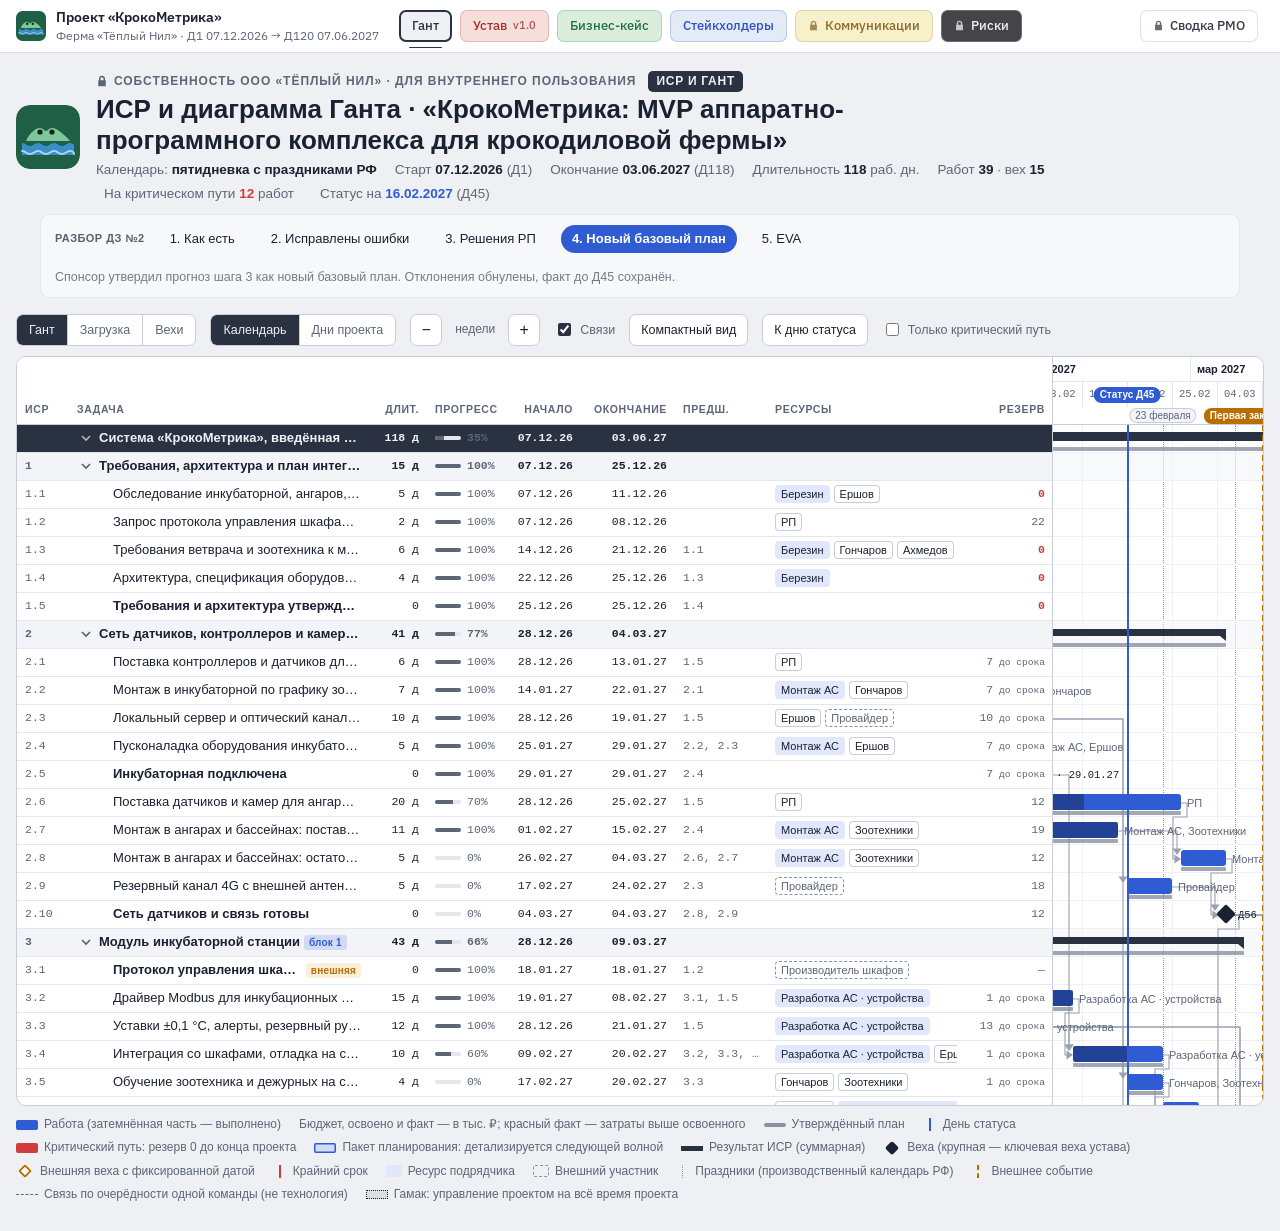
<file: gantt-dz2-s4.html>
<!DOCTYPE html>
<html lang="ru">
<head>
<meta charset="utf-8">
<meta name="viewport" content="width=device-width,initial-scale=1,viewport-fit=cover">
<title>ИСР и Гант «КрокоМетрика» · версия ДЗ №2 (Д45)</title>
<meta name="claude:viewport-fit-sides" content="cover">
<link rel="icon" href="[data-uri]">
<style>
/* Layout: шапка документа → панель инструментов → рабочая область (таблица ИСР слева, шкала времени справа, обе прокручиваются вместе) → легенда */
:root{
  --page:#eef0f4; --bg:#ffffff; --surface:#ffffff; --surface-2:#f2f4f8; --hover:#f6f8fc; --sel:#fff4cc;
  --line:#e3e6ec; --rowline:#eef0f4; --line-strong:#c8cdd7;
  --ink:#1a2130; --ink-2:#5d6676; --ink-3:#8a92a1;
  --accent:#2f5bd3; --accent-soft:#e1e8fb; --dlc:#a3480f; --crit:#d13b3b; --crit-soft:#fbe3e3; --warn:#b86e00; --warn-soft:#fbefdc;
  --summary:#2a3140; --link:#9aa2b1; --tip-bg:#1a2130; --tip-fg:#f1f3f7;
  --f-ui:-apple-system,BlinkMacSystemFont,"SF Pro Text","Segoe UI",Roboto,"Helvetica Neue",Arial,sans-serif;
  --f-mono:"SF Mono",ui-monospace,"JetBrains Mono",Menlo,Consolas,monospace;
  --rh:28px; --dw:9px;
}
@media (prefers-color-scheme:dark){:root:not([data-theme="light"]){
  --page:#0e1117; --bg:#161a21; --surface:#161a21; --surface-2:#1c212a; --hover:#1a1f27; --sel:#2c2a1a;
  --line:#272d38; --rowline:#1e232c; --line-strong:#353c4a; --ink:#e6e9ef; --ink-2:#9aa3b3; --ink-3:#6e7787;
  --accent:#6189f0; --accent-soft:#1f2c4a; --dlc:#e08a4a; --crit:#f0625b; --crit-soft:#3a1f22; --warn:#e3a23d; --warn-soft:#3a2c14;
  --summary:#cdd3de; --link:#5f6878; --tip-bg:#e6e9ef; --tip-fg:#11141a; color-scheme:dark}}
:root[data-theme="dark"]{
  --page:#0e1117; --bg:#161a21; --surface:#161a21; --surface-2:#1c212a; --hover:#1a1f27; --sel:#2c2a1a;
  --line:#272d38; --rowline:#1e232c; --line-strong:#353c4a; --ink:#e6e9ef; --ink-2:#9aa3b3; --ink-3:#6e7787;
  --accent:#6189f0; --accent-soft:#1f2c4a; --dlc:#e08a4a; --crit:#f0625b; --crit-soft:#3a1f22; --warn:#e3a23d; --warn-soft:#3a2c14;
  --summary:#cdd3de; --link:#5f6878; --tip-bg:#e6e9ef; --tip-fg:#11141a; color-scheme:dark}
*{box-sizing:border-box}
[hidden]{display:none!important}
body{margin:0;background:var(--page);color:var(--ink);font-family:var(--f-ui);font-size:14px;line-height:1.45;
  padding-left:max(16px,env(safe-area-inset-left,0px));padding-right:max(16px,env(safe-area-inset-right,0px));padding-block:18px 28px}
button,input{font:inherit;color:inherit}
:focus-visible{outline:2px solid var(--accent);outline-offset:2px}
.mono{font-family:var(--f-mono);font-variant-numeric:tabular-nums}

.head{display:flex;gap:16px;align-items:center}
.logo{width:64px;height:64px;flex:none;border-radius:14px;background:url([data-uri]) center/contain no-repeat}
.head-main{min-width:0}
.eyebrow{display:flex;flex-wrap:wrap;align-items:center;gap:6px;font-size:12px;font-weight:600;letter-spacing:.08em;text-transform:uppercase;color:var(--ink-2)}
.eyebrow svg{width:12px;height:12px;fill:currentColor}
.doctype{margin-left:6px;padding:2px 8px;border-radius:5px;background:var(--summary);color:var(--page);letter-spacing:.06em}
h1{margin:2px 0 4px;font-size:clamp(19px,2.6vw,26px);line-height:1.2;font-weight:700;text-wrap:balance}
.facts{display:flex;flex-wrap:wrap;gap:4px 18px;color:var(--ink-2);font-size:13.5px}
.facts b{color:var(--ink);font-weight:600;font-variant-numeric:tabular-nums}
.facts .c b{color:var(--crit)}

.tb{display:flex;flex-wrap:wrap;gap:8px 14px;align-items:center;margin:16px 0 10px}
.seg{display:inline-flex;border:1px solid var(--line-strong);border-radius:7px;overflow:hidden;height:32px;background:var(--surface)}
.seg button{border:0;background:none;padding:0 12px;cursor:pointer;font-size:12.5px;color:var(--ink-2)}
.seg button+button{border-left:1px solid var(--line-strong)}
.seg button[aria-pressed="true"]{background:var(--summary);color:var(--page);font-weight:500}
.btn{height:32px;border:1px solid var(--line-strong);border-radius:7px;background:var(--surface);padding:0 11px;cursor:pointer;font-size:12.5px;display:inline-flex;align-items:center;gap:6px;white-space:nowrap}
.btn:hover{background:var(--hover)}
.btn[aria-pressed="true"]{background:var(--summary);color:var(--page);border-color:var(--summary)}
.btn.sq{width:32px;padding:0;justify-content:center;font-size:16px}
.zoom{display:inline-flex;align-items:center;gap:4px}
.zoom span{font-size:12px;color:var(--ink-2);min-width:58px;text-align:center}
.chk{display:inline-flex;align-items:center;gap:6px;font-size:12.5px;cursor:pointer;color:var(--ink-2)}
.chk input{accent-color:var(--summary)}
.grow{flex:1}

/* рабочая область */
.pane{position:relative;overflow:auto;max-height:calc(100vh - 150px);min-height:420px;background:var(--surface);border:1px solid var(--line-strong);border-radius:10px}
.grid{position:relative;width:calc(var(--lw) + var(--tw))}
.hdr{position:sticky;top:0;z-index:8;display:flex;height:68px;background:var(--surface);border-bottom:1px solid var(--line-strong)}
.lh{position:sticky;left:0;z-index:9;width:var(--lw);flex:none;display:grid;grid-template-columns:var(--cols);align-items:end;background:var(--surface);border-right:1px solid var(--line-strong);padding-bottom:7px}
.lh div{padding:0 8px;font-size:10.5px;letter-spacing:.06em;text-transform:uppercase;color:var(--ink-2);font-weight:600;white-space:nowrap;overflow:hidden;text-overflow:ellipsis}
.lh .r{text-align:right}
.th{width:var(--tw);flex:none;position:relative;overflow:hidden}
.th .r1,.th .r2{position:absolute;left:0;right:0;height:25px}
.th .r1{top:0;border-bottom:1px solid var(--line)} .th .r2{top:25px}
.th span{position:absolute;top:0;height:25px;line-height:25px;padding:0 6px;border-left:1px solid var(--line);white-space:nowrap;overflow:hidden;text-overflow:clip;font-size:11px;color:var(--ink-2)}
.th .r1 span{font-weight:600;color:var(--ink)}
.th .r2 span{font-family:var(--f-mono);font-size:10.5px}
.th .hol{position:absolute;top:51px;transform:translateX(-50%);font:500 10px/15px var(--f-ui);padding:0 6px;border-radius:8px;background:var(--surface-2);box-shadow:inset 0 0 0 1px var(--line-strong);color:var(--ink-2);white-space:nowrap;z-index:2;border:0;cursor:default}
.bgl .hl{position:absolute;top:0;bottom:0;width:0;border-left:1.5px dotted var(--ink-3)}
.sw.hl{width:0;height:13px;border-left:1.5px dotted var(--ink-3);border-radius:0;background:none;margin:0 6px}
.th .ext{position:absolute;top:51px;transform:translateX(-50%);font:600 10px/16px var(--f-ui);padding:0 6px;border-radius:8px;background:var(--warn);color:var(--surface);white-space:nowrap;z-index:2;cursor:default;border:0}

.body{position:relative}
.bgl{position:absolute;left:var(--lw);top:0;width:var(--tw);height:100%;pointer-events:none}
.bgl .wl{position:absolute;top:0;bottom:0;width:1px;background:var(--rowline)}
.bgl .wl.m{background:var(--line)}
.bgl .ex{position:absolute;top:0;bottom:0;width:0;border-left:2px dashed var(--warn);z-index:3}
.bgl .ex::after{content:"";position:absolute;left:0;top:0;bottom:0;width:22px;background:linear-gradient(90deg,var(--warn-soft),transparent);opacity:.7}
svg.links{position:absolute;left:var(--lw);top:0;pointer-events:none;overflow:visible;z-index:1}
.links path{fill:none;stroke:var(--link);stroke-width:1.1}
.links path.soft{stroke-dasharray:4 3}
.links path.crit{stroke:var(--crit);stroke-width:1.3}
.links .ah{fill:var(--link)} .links .ahc{fill:var(--crit)}

.row{display:flex;height:var(--rh);position:relative}
.lc{position:sticky;left:0;z-index:5;width:var(--lw);flex:none;display:grid;grid-template-columns:var(--cols);align-items:center;background:var(--surface);border-right:1px solid var(--line-strong);border-bottom:1px solid var(--line);font-size:13px}
.tl{width:var(--tw);flex:none;position:relative;border-bottom:1px solid var(--rowline)}
.row:hover .lc{background:var(--hover)}
.k-proj .lc,.k-proj:hover .lc{background:var(--summary);color:var(--page);font-weight:600}
.k-proj .lc .c{color:inherit}
.k-l1 .lc,.k-l1:hover .lc{background:var(--surface-2);font-weight:600}
.k-l1 .tl{background:color-mix(in srgb,var(--surface-2) 55%,transparent)}
.k-l2 .lc{font-weight:600}
.row.on .lc{background:var(--sel)} .row.on .tl{background:color-mix(in srgb,var(--sel) 60%,transparent)}
.c{padding:0 8px;white-space:nowrap;overflow:hidden;text-overflow:ellipsis;min-width:0}
.c.r{text-align:right}
.c.id{font-family:var(--f-mono);font-size:11.5px;color:var(--ink-2)}
.c.nm{display:flex;align-items:center;gap:4px}
.c.nm .t{overflow:hidden;text-overflow:ellipsis}
.c.dt,.c.du,.c.pr{font-family:var(--f-mono);font-size:11.5px;font-variant-numeric:tabular-nums}
.c.pr,.c.res{color:var(--ink-2);font-size:12px}
.c.pr{font-size:11.5px}
.caret{flex:none;width:18px;height:18px;border:0;background:none;padding:0;cursor:pointer;color:inherit;opacity:.7;display:grid;place-items:center;border-radius:4px}
.caret:hover{background:color-mix(in srgb,currentColor 12%,transparent)}
.caret svg{width:10px;height:10px;transition:transform .15s}
.caret[aria-expanded="false"] svg{transform:rotate(-90deg)}
.sp{flex:none;width:18px}
.tag{flex:none;font-size:10px;line-height:15px;padding:0 5px;border-radius:3px;font-weight:600;white-space:nowrap;letter-spacing:.02em}
.tag.wave{box-shadow:inset 0 0 0 1px var(--ink-3);color:var(--ink-2);font-weight:500}
.tag.loe{background:var(--surface-2);color:var(--ink-2)}
.tag.ext{background:var(--warn-soft);color:var(--warn)}
.tag.b1{background:color-mix(in srgb,var(--accent) 16%,transparent);color:var(--accent)} .tag.b2{box-shadow:inset 0 0 0 1px var(--accent);color:var(--accent);font-weight:500} .tag.b3{box-shadow:inset 0 0 0 1px var(--ink-3);color:var(--ink-2);font-weight:500}
.k-proj .tag{display:none}
.tag.dl{background:var(--crit-soft);color:var(--crit)}
.ms-n{font-weight:600}

.bar{position:absolute;top:calc(50% - 8px);height:16px;border-radius:3px;background:var(--accent);z-index:2;cursor:pointer}
.bar.crit{background:var(--crit)}
.bar.dlc{background:var(--dlc)}
.ms.dlc{background:var(--dlc)}
.bl.ms-l.dlc{color:var(--dlc);font-weight:600}
.links path.dlc{stroke:var(--dlc);stroke-width:1.3}
.links .ahd{fill:var(--dlc)}
.sw.dlc{background:var(--dlc)}
.bar.wave{background:color-mix(in srgb,var(--accent) 22%,var(--surface));box-shadow:inset 0 0 0 1.5px var(--accent);border-radius:3px}
.bar.wave::after{content:"";position:absolute;inset:3px;border-top:1.5px dashed color-mix(in srgb,var(--accent) 60%,transparent)}
.bar.wave.crit{background:color-mix(in srgb,var(--crit) 20%,var(--surface));box-shadow:inset 0 0 0 1.5px var(--crit)}
.bar.wave.crit::after{border-color:color-mix(in srgb,var(--crit) 60%,transparent)}
.bar.loe{background:repeating-linear-gradient(135deg,var(--ink-3) 0 2px,transparent 2px 7px);box-shadow:inset 0 0 0 1px var(--ink-3);height:12px;top:calc(50% - 6px)}
.bar:hover{filter:brightness(1.08)}
.bbar{position:absolute;top:calc(50% + 9px);height:4px;border-radius:1px;background:var(--ink-3);opacity:.8;z-index:1;pointer-events:none}
.bms{position:absolute;top:calc(50% - 5px);width:10px;height:10px;margin-left:-5px;transform:rotate(45deg);box-shadow:inset 0 0 0 1.5px var(--ink-3);z-index:1;pointer-events:none}
.bgl .stl{position:absolute;top:0;bottom:0;width:0;border-left:2px solid var(--accent);z-index:3}
.th .ext.stb{background:var(--accent);top:30px;z-index:3}
.facts .st b{color:var(--accent)}
.sw.base{height:4px;background:var(--ink-3)} .sw.stl{width:0;height:13px;border-left:2px solid var(--accent);border-radius:0;background:none;margin:0 6px}
.ld{position:absolute;top:6px;bottom:6px;border-radius:2px;background:var(--accent-soft);font:500 10px/16px var(--f-mono);text-align:center;color:var(--ink);overflow:hidden;z-index:2;cursor:default}
.ld.full{background:color-mix(in srgb,var(--accent) 40%,var(--accent-soft))}
.ld.ovr{background:var(--crit);color:#fff}

.c.money{font-size:11.5px;color:var(--ink-2)} .c.money.over{color:var(--crit);font-weight:600}
.k-proj .c.money,.k-proj .c.money.over{color:inherit}
.pane.evmode{max-height:none;overflow:visible;background:none;border:0;min-height:0}
.pane.evmode .grid{width:auto}
.evm{display:flex;flex-direction:column;gap:16px;max-width:1240px}
.evm h2{margin:0;font-size:18px} .evsub{margin:4px 0 0;color:var(--ink-2);font-size:13px;max-width:110ch}
.budget{background:var(--surface);border:1px solid var(--line-strong);border-radius:10px;padding:12px 14px;display:flex;flex-direction:column;gap:8px}
.budget .bh{display:flex;flex-wrap:wrap;gap:4px 14px;align-items:baseline} .budget .bh b{font-size:15px} .budget .bh span{color:var(--ink-2);font-size:12.5px}
.bbarw{display:flex;height:12px;border-radius:6px;overflow:hidden;background:var(--line)} .bbarw i{display:block;height:100%}
.budget ul{list-style:none;margin:0;padding:0;display:flex;flex-direction:column;gap:3px;font-size:12.5px}
.budget li i{display:inline-block;width:10px;height:10px;border-radius:2px;margin-right:6px;vertical-align:-1px} .budget li b{font-family:var(--f-mono);margin-right:4px} .budget li span{color:var(--ink-2)}
.kpis{display:grid;grid-template-columns:repeat(auto-fill,minmax(150px,1fr));gap:8px}
.kpi{background:var(--surface);border:1px solid var(--line-strong);border-radius:9px;padding:10px 12px}
.kpi .k{font-size:11px;letter-spacing:.06em;text-transform:uppercase;color:var(--ink-2);font-weight:600}
.kpi .v{font:600 18px/1.3 var(--f-mono);margin-top:2px;font-variant-numeric:tabular-nums}
.kpi .n{font-size:11.5px;color:var(--ink-3)}
.ix{font-family:var(--f-mono);font-weight:600} .ix.good{color:#1f8a4c} .ix.warn{color:var(--warn)} .ix.bad{color:var(--crit)}
.chartbox{position:relative;background:var(--surface);border:1px solid var(--line-strong);border-radius:10px;padding:10px 12px}
.clegend{display:flex;flex-wrap:wrap;gap:6px 16px;font-size:12px;color:var(--ink-2);margin-bottom:4px}
.clegend i{display:inline-block;width:22px;border-top:2px solid;vertical-align:middle;margin-right:6px}
#scurve{width:100%;display:block}
#scurve .gl{stroke:var(--rowline)} #scurve .ax{font:10.5px var(--f-mono);fill:var(--ink-3)} #scurve .lbl{font:600 11px var(--f-ui)}
.ctip{position:absolute;z-index:5;background:var(--tip-bg);color:var(--tip-fg);border-radius:6px;padding:7px 9px;font-size:11.5px;pointer-events:none;min-width:150px}
.ctip div{display:flex;justify-content:space-between;gap:12px;font-family:var(--f-mono)}
.tblwrap{overflow:auto;background:var(--surface);border:1px solid var(--line-strong);border-radius:10px}
table.evt{border-collapse:collapse;width:100%;font-size:12.5px}
.evt th{position:sticky;top:0;background:var(--surface-2);text-align:right;padding:7px 10px;font-size:10.5px;letter-spacing:.05em;text-transform:uppercase;color:var(--ink-2);white-space:nowrap;border-bottom:1px solid var(--line-strong)}
.evt th:first-child,.evt td:first-child{text-align:left}
.evt td{padding:6px 10px;border-bottom:1px solid var(--line);text-align:right;font-family:var(--f-mono);font-variant-numeric:tabular-nums;white-space:nowrap}
.evt td:first-child{font-family:var(--f-ui);white-space:normal;min-width:260px}
.evt tr.l0 td{font-weight:700;background:var(--surface-2)} .evt .cd{display:inline-block;min-width:34px;color:var(--ink-3);font-family:var(--f-mono);font-size:11px}
.evt .neg{color:var(--crit)} .evt .pos{color:#1f8a4c}
.evnote{font-size:12.5px;color:var(--ink-2);margin:0;max-width:120ch}
:root{--s-pv:#6b7280;--s-ev:#2f5bd3;--s-ac:#d13b3b}
.k-res .lc{font-size:13px} .pk.ovr{color:var(--crit);font-weight:700}
.sw.ld1{background:var(--accent-soft)} .sw.ld2{background:color-mix(in srgb,var(--accent) 40%,var(--accent-soft))} .sw.ld3{background:var(--crit)}
.sbar{position:absolute;top:calc(50% - 5px);height:7px;background:var(--summary);z-index:2;cursor:pointer}
.sbar::before,.sbar::after{content:"";position:absolute;top:100%;border-top:5px solid var(--summary)}
.sbar::before{left:0;border-right:6px solid transparent}
.sbar::after{right:0;border-left:6px solid transparent}
.k-l2 .sbar,.k-l3 .sbar{height:5px;top:calc(50% - 4px);opacity:.75}
.k-proj .sbar{height:9px;top:calc(50% - 6px)}
.ms{position:absolute;top:calc(50% - 7px);width:14px;height:14px;margin-left:-7px;transform:rotate(45deg);background:var(--ink);z-index:3;cursor:pointer;border-radius:2px}
.ms.crit{background:var(--crit)}
.ms.l1{width:18px;height:18px;margin-left:-9px;top:calc(50% - 9px)}
.ms.ext{background:var(--surface);box-shadow:inset 0 0 0 2px var(--warn)}
.dln{position:absolute;top:2px;bottom:2px;width:0;border-left:2px solid var(--crit);z-index:2;cursor:pointer}
.dln::before{content:"";position:absolute;left:-6px;top:-1px;border:5px solid transparent;border-top:7px solid var(--crit);border-bottom:0}
.bl{position:absolute;top:0;line-height:var(--rh);font-size:11px;color:var(--ink-2);white-space:nowrap;pointer-events:none;z-index:2}
.bl.ms-l{font-family:var(--f-mono);font-size:10.5px;color:var(--ink)}
.bl.ms-l.crit{color:var(--crit);font-weight:600}
.dim{opacity:.25}

.foot{display:flex;flex-wrap:wrap;gap:6px 18px;font-size:12px;color:var(--ink-2);align-items:center;margin-top:10px}
.lg{display:inline-flex;align-items:center;gap:6px;white-space:nowrap}
.sw{width:22px;height:10px;border-radius:2px;background:var(--accent);display:inline-block;flex:none}
.sw.crit{background:var(--crit)}
.sw.wave{background:color-mix(in srgb,var(--accent) 22%,var(--surface));box-shadow:inset 0 0 0 1.5px var(--accent)}
.sw.ham{background:color-mix(in srgb,var(--ink-3) 30%,var(--surface));border:1.5px dotted var(--ink);border-radius:0;height:9px}
.hbar{position:absolute;top:calc(50% - 6px);height:12px;background:color-mix(in srgb,var(--ink-3) 30%,var(--surface));border:2px dotted var(--ink);z-index:2;cursor:pointer}
.pct{display:flex;align-items:center;gap:6px;font-family:var(--f-mono);font-size:11.5px;color:var(--ink-2)}
.pm{width:26px;height:4px;border-radius:2px;background:var(--line);overflow:hidden;flex:none}
.pm i{display:block;height:100%;background:var(--ink-2)}
.bar .done{position:absolute;left:0;top:0;bottom:0;background:rgb(0 0 0 / .28)}
.c.rs{display:flex;gap:4px;align-items:center;overflow:hidden}
.chip{display:inline-flex;align-items:center;flex:none;height:18px;padding:0 6px;border-radius:4px;font-size:11px;line-height:1;white-space:nowrap;box-shadow:inset 0 0 0 1px var(--line-strong);color:var(--ink)}
.chip.contractor{background:var(--accent-soft);box-shadow:none}
.chip.external{box-shadow:none;outline:1px dashed var(--ink-3);outline-offset:-1px;color:var(--ink-2)}
.chip.more{box-shadow:none;color:var(--ink-2);padding:0 2px}
.c.sl{font-family:var(--f-mono);font-size:11.5px;color:var(--ink-2)}
.c.sl .z{color:var(--crit);font-weight:600}
.c.sl .d{color:var(--dlc);font-weight:600}
.sw.chc{width:16px;height:12px;background:var(--accent-soft)} .sw.che{width:16px;height:12px;background:none;outline:1px dashed var(--ink-3);outline-offset:-1px}
.sw.loe{background:repeating-linear-gradient(135deg,var(--ink-3) 0 2px,transparent 2px 6px);box-shadow:inset 0 0 0 1px var(--ink-3)}
.sw.sum{height:5px;background:var(--summary);border-radius:0}
.sw.msd{width:10px;height:10px;transform:rotate(45deg);background:var(--ink);margin:0 4px}
.sw.msx{width:10px;height:10px;transform:rotate(45deg);background:var(--surface);box-shadow:inset 0 0 0 2px var(--warn);margin:0 4px}
.sw.dlm{width:0;height:13px;border-left:2px solid var(--crit);border-radius:0;background:none;margin:0 6px}
.sw.sq{width:22px;height:0;border-top:1.5px dashed var(--ink-2);border-radius:0;background:none}
.sw.ex{width:0;height:13px;border-left:2px dashed var(--warn);border-radius:0;background:none;margin:0 6px}
.note{margin:10px 0 0;font-size:12.5px;color:var(--ink-2);max-width:110ch}
.note b{color:var(--ink)}

.tip{position:fixed;z-index:50;background:var(--tip-bg);color:var(--tip-fg);border-radius:7px;padding:9px 11px;font-size:12px;max-width:340px;pointer-events:none;box-shadow:0 6px 24px rgb(0 0 0 / .22)}
.tip h4{margin:0 0 5px;font-size:12.5px;font-weight:600;line-height:1.3}
.tip dl{margin:0;display:grid;grid-template-columns:auto 1fr;gap:2px 10px}
.tip dt{opacity:.65} .tip dd{margin:0}
.tip p{margin:6px 0 0;opacity:.85;line-height:1.35}
@media (max-width:640px){.head{align-items:flex-start}.logo{width:48px;height:48px}.lc,.lh{position:relative}.pane{max-height:none}}

/* вид «Вехи» */
.msr .tl{overflow:visible}
.msd2{position:absolute;top:50%;width:12px;height:12px;margin:-6px 0 0 -6px;transform:rotate(45deg);z-index:3;border:2px solid var(--ink-3);background:var(--surface)}
.msd2.l1{width:16px;height:16px;margin:-8px 0 0 -8px}
.msd2.ok{border-color:#2c8a4e;background:var(--surface)}.msd2.ok.done{background:#2c8a4e}
.msd2.warn{border-color:var(--warn);background:var(--warn)}
.msd2.bad{border-color:var(--crit);background:var(--crit)}
.msd2.mb{border-style:dashed;background:transparent;z-index:2}
.msd2.lgc{border-style:dotted;border-color:var(--crit);background:transparent;z-index:2}
.msln{position:absolute;top:50%;height:2px;margin-top:-1px;z-index:2}
.msln.warn{background:var(--warn)}.msln.bad{background:var(--crit)}
.mspc{position:absolute;top:-1px;transform:translateX(-50%);font:600 9.5px/1 var(--f-mono);color:var(--ink-2);z-index:3;white-space:nowrap}
.msdl{position:absolute;top:4px;bottom:4px;width:0;border-left:2px solid var(--crit);z-index:3}
.msdl::after{content:"";position:absolute;top:0;left:-5px;width:8px;border-top:2px solid var(--crit)}
.mst{font-size:12px;font-weight:600}.mst.ok{color:#2c8a4e}.mst.warn{color:var(--warn)}.mst.bad{color:var(--crit)}
.mlvl{display:inline-grid;place-items:center;width:18px;height:18px;border-radius:4px;font:600 11px/1 var(--f-mono);background:var(--surface-2)}
.mlvl.l1{background:var(--summary);color:var(--page)}
.msk{display:inline-block;width:10px;height:10px;transform:rotate(45deg);border:2px solid var(--ink-3);margin-right:6px;vertical-align:-1px}
.msk.mb{border-style:dashed}.msk.ok{border-color:#2c8a4e;background:#2c8a4e}.msk.warn{border-color:var(--warn);background:var(--warn)}.msk.bad{border-color:var(--crit);background:var(--crit)}

.panew{position:relative}
.lwh{position:absolute;top:1px;bottom:1px;width:9px;margin-left:-4px;cursor:col-resize;z-index:12;touch-action:none}
.lwh::after{content:'';position:absolute;left:3px;top:0;bottom:0;width:3px;border-radius:2px;background:transparent;transition:background .15s}
.lwh:hover::after,.lwh.drag::after{background:var(--accent)}
.lh,.lc{overflow:hidden}
body.lwdrag{cursor:col-resize;user-select:none}
</style>
<style>
.steps{display:flex;flex-wrap:wrap;align-items:center;gap:6px 14px;margin:10px 24px 0;padding:10px 14px;border:1px solid var(--line,#d9dde5);border-radius:10px;background:var(--panel,#f7f8fa);font-size:13px}
.steps .lbl{font-weight:700;letter-spacing:.04em;text-transform:uppercase;font-size:11px;opacity:.7}
.steps a{color:inherit;text-decoration:none;padding:4px 10px;border-radius:999px;border:1px solid transparent}
.steps a:hover{border-color:var(--line,#d9dde5)}
.steps a[aria-current]{background:var(--accent,#2f6fdf);color:#fff;font-weight:600}
.steps .note{flex-basis:100%;opacity:.85;line-height:1.4}
</style>
</head>
<body>
<km-shell page="gantt" bleed></km-shell>
<header class="head">
  <div class="logo" role="img" aria-label="Логотип фермы «Тёплый Нил»"></div>
  <div class="head-main">
    <div class="eyebrow"><svg viewBox="0 0 16 16" aria-hidden="true"><path d="M4 7V5a4 4 0 1 1 8 0v2h1v8H3V7h1zm2 0h4V5a2 2 0 1 0-4 0v2z"/></svg>Собственность ООО «Тёплый Нил» · Для внутреннего пользования<span class="doctype">ИСР и Гант</span></div>
    <h1>ИСР и диаграмма Ганта · «КрокоМетрика: MVP аппаратно-программного комплекса для крокодиловой фермы»</h1>
    <div class="facts" id="facts"></div>
  </div>
</header>
<nav class="steps" aria-label="Шаги разбора ДЗ №2"><span class="lbl">Разбор ДЗ №2</span><a href="gantt.html">1. Как есть</a> <a href="gantt-dz2-s2.html">2. Исправлены ошибки</a> <a href="gantt-dz2-s3.html">3. Решения РП</a> <a href="gantt-dz2-s4.html" aria-current="page">4. Новый базовый план</a> <a href="gantt-dz2-s5.html">5. EVA</a><span class="note">Спонсор утвердил прогноз шага 3 как новый базовый план. Отклонения обнулены, факт до Д45 сохранён.</span></nav>


<div class="tb" role="toolbar" aria-label="Вид диаграммы">
  <div class="seg" id="view" aria-label="Вид">
    <button type="button" data-v="gantt" aria-pressed="true">Гант</button>
    <button type="button" data-v="load" aria-pressed="false">Загрузка</button>
    <button type="button" data-v="evm" aria-pressed="false" class="evbtn">EVA</button>
    <button type="button" data-v="ms" aria-pressed="false">Вехи</button>
  </div>
  <div class="seg monly" id="mlv" aria-label="Уровень вех" hidden>
    <button type="button" data-ml="1" aria-pressed="false">Уровень 1</button>
    <button type="button" data-ml="2" aria-pressed="true">Уровни 1–2</button>
  </div>
  <div class="seg gonly" id="scale" aria-label="Шкала">
    <button type="button" data-s="cal" aria-pressed="true">Календарь</button>
    <button type="button" data-s="dn" aria-pressed="false">Дни проекта</button>
  </div>
  <div class="zoom"><button class="btn sq" type="button" id="zout" aria-label="Мельче">−</button><span id="zl"></span><button class="btn sq" type="button" id="zin" aria-label="Крупнее">+</button></div>
  <div class="seg gonly" id="lvl" aria-label="Уровень ИСР">
    <button type="button" data-l="1">Результаты и ключевые вехи</button>
    <button type="button" data-l="9" aria-pressed="true">Все работы</button>
  </div>
  <label class="chk gonly"><input type="checkbox" id="lk" checked>Связи</label>
  <button class="btn gonly" type="button" id="cmp" aria-pressed="false" title="Скрыть столбцы «Начало», «Окончание», «Предш.» и «Ресурсы»">Компактный вид</button>
  <button class="btn gonly" type="button" id="tost" hidden title="Прокрутить шкалу к дню статуса">К дню статуса</button>
  <label class="chk gonly"><input type="checkbox" id="cp">Только критический путь</label>
</div>

<div class="panew"><div class="pane" id="pane"><div class="grid" id="grid"></div></div><div class="lwh" id="lwh" title="Потяните, чтобы сузить или расширить таблицу слева. Двойной щелчок — вернуть ширину" hidden></div></div>

<div class="foot" id="foot">
  <span class="lg"><i class="sw"></i>Работа (затемнённая часть — выполнено)</span>
  <span class="lg">Бюджет, освоено и факт — в тыс. ₽; красный факт — затраты выше освоенного</span>
  <span class="lg bonly"><i class="sw base"></i>Утверждённый план</span>
  <span class="lg bonly"><i class="sw stl"></i>День статуса</span>
  <span class="lg"><i class="sw crit"></i>Критический путь: резерв 0 до конца проекта</span>
  <span class="lg" data-need="dlc"><i class="sw dlc"></i>Около-критический путь</span>
  <span class="lg" data-need="wave"><i class="sw wave"></i>Пакет планирования: детализируется следующей волной</span>
  <span class="lg"><i class="sw sum"></i>Результат ИСР (суммарная)</span>
  <span class="lg"><i class="sw msd"></i>Веха (крупная — ключевая веха устава)</span>
  <span class="lg" data-need="fix"><i class="sw msx"></i>Внешняя веха с фиксированной датой</span>
  <span class="lg" data-need="dl"><i class="sw dlm"></i>Крайний срок</span>
  <span class="lg"><i class="sw chc"></i>Ресурс подрядчика</span>
  <span class="lg"><i class="sw che"></i>Внешний участник</span>
  <span class="lg"><i class="sw hl"></i>Праздники (производственный календарь РФ)</span>
  <span class="lg"><i class="sw ex"></i>Внешнее событие</span>
  <span class="lg" data-need="sq"><i class="sw sq"></i>Связь по очерёдности одной команды (не технология)</span>
  <span class="lg" data-need="ham"><i class="sw ham"></i>Гамак: управление проектом на всё время проекта</span>
</div>
<div class="foot" id="footm" hidden>
  <span class="lg"><i class="msk mb"></i>Утверждённый план</span>
  <span class="lg"><i class="msk ok"></i>Прогноз: в срок или достигнута (закрашена)</span>
  <span class="lg"><i class="msk warn"></i>Отставание в пределах допуска устава (до 5 раб. дн.)</span>
  <span class="lg"><i class="msk bad"></i>Отставание больше допуска или позже крайнего срока</span>
  <span class="lg"><i class="sw dlm"></i>Крайний срок</span>
  <span class="lg"><i class="msk" style="border-style:dotted;border-color:var(--crit)"></i>Где наступит веха по логике плана, если её дата закреплена вручную</span>
  <span class="lg">Процент над ромбом — готовность результата ИСР, который закрывает веха</span>
</div>
<div class="foot" id="footl" hidden>
  <span class="lg"><i class="sw ld1"></i>Загрузка ниже ёмкости</span>
  <span class="lg"><i class="sw ld2"></i>Загрузка равна ёмкости</span>
  <span class="lg"><i class="sw ld3"></i>Перегрузка: работ больше, чем ресурс может вести одновременно</span>
  <span class="lg">Цифра — сколько работ одновременно стоит на ресурсе; ёмкость — сколько он может вести параллельно</span>
</div>
<div class="tip" id="tip" hidden></div>

<script src="data/project.js" charset="utf-8"></script>
<script src="js/plan-engine.js" charset="utf-8"></script>
<script>window.KM_NO_EVA=true;</script>
<script src="data/plan.js" charset="utf-8"></script>
<script src="data/plan-dz2-s4.js" charset="utf-8"></script>
<script src="js/dates.js" charset="utf-8"></script>
<script src="js/shell.js" charset="utf-8"></script>
<script>
(()=>{
const P=window.KM_PROJECT, DT=window.KM_DATES, R0=KM_ENGINE.model(window.KM_PLAN_SRC), M=R0.M, D=R0.D, by=D.by, END=D.END, BASE=R0.base, ST=R0.status, STU=!!window.KM_GANTT_STUDENT;
const MON=['янв','фев','мар','апр','май','июн','июл','авг','сен','окт','ноя','дек'];
const $=s=>document.querySelector(s), esc=s=>String(s??'').replace(/[&<>"]/g,c=>({'&':'&amp;','<':'&lt;','>':'&gt;','"':'&quot;'}[c]));
const p2=x=>String(x).padStart(2,'0');
const dd=k=>{const d=DT.D(DT.wd(k));return p2(d.getUTCDate())+'.'+p2(d.getUTCMonth()+1)+'.'+String(d.getUTCFullYear()).slice(2)};
const S={mlv:2,view:'gantt',scale:'cal',dw:9,lvl:9,links:true,cols:innerWidth>=1280,cp:false,col:new Set()};
$('#cmp').setAttribute('aria-pressed',String(!S.cols));
const PROJ={code:'',name:M.result||P.full||P.name,kind:'sum',es:0,ef:END,dur:END,depth:0,kids:M.items.filter(t=>!t.parent).map(t=>t.code)};
const sDay=t=>t.kind==='ms'?t.ef:t.es+1, fDay=t=>t.ef;
const BASEP=R0.hasBase?{es:Math.min(...Object.values(BASE).map(b=>b.es)),ef:Math.max(...Object.values(BASE).map(b=>b.ef))}:null;
{const lv=D.net.filter(t=>t.kind==='task'),w=lv.reduce((a,t)=>a+t.dur,0); PROJ.pct=w?Math.round(lv.reduce((a,t)=>a+t.dur*t.pct,0)/w):0;}
const isCrit=t=>!!t.crit;
const RES={}; (M.resources||[]).forEach(r=>RES[r.id]=r);
const PR=KM_ENGINE.parseRes, EV=R0.ev;
const chips=s=>{const a=PR(s); if(!a.length)return '';
  return a.map(x=>{const r=RES[x.id]; return `<span class="chip ${r?r.type:''}" title="${esc(r?r.name:x.id)}">${esc(x.id)}${x.u!==1?' ×'+String(x.u).replace('.',','):''}</span>`;}).join('');};
/* деньги */
const tr=n=>Math.round(n/1000).toLocaleString('ru-RU');
const mln=n=>(n/1e6).toLocaleString('ru-RU',{minimumFractionDigits:2,maximumFractionDigits:2})+' млн ₽';
const sgn=n=>(n<0?'−':n>0?'+':'')+mln(Math.abs(n));
const evOf=t=>t.code===''?EV.P:(t.kind==='task'||t.kind==='loe'?t.evm:EV.rows[t.code]);
const slackCell=t=>{
  if(t.kind==='loe'||t.kind==='ham'||t.kind==='sum'||t.code==='')return '';
  if(t.fix!=null)return '<span title="Внешняя веха с фиксированной датой">—</span>';
  if(t.slack==null)return '';
  const main=t.slack<=0?`<span class="z">${t.slack<0?'−'+(-t.slack):0}</span>`:String(t.slack);
  if(t.dslack!=null&&t.dslack<t.slack)return `<span title="Резерв до конца проекта ${t.slack} д; запас до жёсткого срока ${t.dslack} д"><span class="${t.dslack<=0?'d':''}">${t.dslack}</span><small> до срока</small></span>`;
  return main;};
const predTxt=t=>{const s=t.soft||new Set(), h=(t.pc||[]).filter(c=>!s.has(c)); return h.join(', ')+(s.size?(h.length?'; ':'')+'очер. '+[...s].join(', '):'');};
const hasCrit=t=>(t.kind==='sum'||t.kind==='ham')?t.kids.some(c=>hasCrit(by[c])):isCrit(t);

/* факты в шапке */
const leaves=M.items.filter(t=>t.kind==='task'), mss=M.items.filter(t=>t.kind==='ms');
const cpN=D.net.filter(t=>t.crit&&t.kind==='task').length;
$('#facts').innerHTML=`<span title="Праздники и переносы — по постановлениям Правительства РФ на 2026 и 2027 годы">Календарь: <b>пятидневка с праздниками РФ</b></span><span>Старт <b>${DT.fmt(DT.wd(1))}</b> (Д1)</span><span>Окончание <b>${DT.fmt(DT.wd(END))}</b> (Д${END})</span>`+
  `<span>Длительность <b>${END}</b> раб. дн.</span><span>Работ <b>${leaves.length}</b> · вех <b>${mss.length}</b></span>`+
  `<span class="c">На критическом пути <b>${cpN}</b> работ</span>`+(ST!=null?`<span class="st">Статус на <b>${DT.fmt(DT.wd(ST))}</b> (Д${ST})</span>`:'')+(!STU&&D.problems.length?`<span class="c"><b>Ошибки плана: ${D.problems.length}</b></span>`:'');
const ext=M.ext[0];

/* видимые строки */
function rows(){
  const out=[{t:PROJ,lv:0}];
  const walk=(codes,lv)=>codes.forEach(c=>{const t=by[c];
    if(S.lvl===1&&!(t.kind==='sum'||t.kind==='ham'||(t.kind==='ms'&&t.ml===1)))return;
    if(S.cp&&!hasCrit(t))return;
    out.push({t,lv});
    if((t.kind==='sum'||t.kind==='ham')&&!S.col.has(t.code))walk(t.kids,lv+1);
  });
  if(!S.col.has(''))walk(PROJ.kids,1);
  return out;
}
const NOEV=!!window.KM_NO_EVA, MONEY=c=>!(NOEV&&/\((BAC|EV|AC)\)/.test(c[0]));
const COLS=()=>(S.cols?[['ИСР','52px'],['Задача','minmax(240px,300px)'],['Длит.','58px','r'],['Прогресс','82px'],['Начало','72px','r'],['Окончание','94px','r'],['Предш.','92px'],['Ресурсы','190px'],['Резерв','96px','r'],['Бюджет<br>(BAC)','84px','r'],['Освоено<br>(EV)','84px','r'],['Факт<br>(AC)','80px','r']]
                     :[['ИСР','52px'],['Задача',innerWidth<700?'minmax(160px,200px)':'minmax(200px,340px)'],['Длит.','58px','r'],['Прогресс','82px'],['Резерв','96px','r'],['Бюджет<br>(BAC)','84px','r'],['Освоено<br>(EV)','84px','r'],['Факт<br>(AC)','80px','r']]).filter(MONEY);
const CARET='<svg viewBox="0 0 10 10"><path d="M1 3l4 4 4-4" fill="none" stroke="currentColor" stroke-width="1.6"/></svg>';

/* ручка ширины левой таблицы (только вид «Гант»): ширина запоминается в браузере */
const LWMIN=110; let LWN=0, LWU=null; try{LWU=parseInt(localStorage.getItem('km-gantt-lw'))||null;}catch(e){}
function placeLwh(w){const h=$('#lwh'); if(!h)return; h.hidden=S.view!=='gantt'; h.style.left=w+'px';}
function setLw(w,save){ LWU=w==null?null:Math.round(w); try{ if(save){ LWU==null?localStorage.removeItem('km-gantt-lw'):localStorage.setItem('km-gantt-lw',LWU);} }catch(e){}
  const lwe=LWU?Math.max(LWMIN,Math.min(LWU,LWN)):LWN; $('#grid').style.setProperty('--lw',lwe+'px'); placeLwh(lwe); }
(()=>{ const h=$('#lwh'); let x0=0,w0=0,on=false;
  h.addEventListener('pointerdown',e=>{on=true; x0=e.clientX; w0=parseInt(getComputedStyle($('#grid')).getPropertyValue('--lw'))||LWN; h.setPointerCapture(e.pointerId); h.classList.add('drag'); document.body.classList.add('lwdrag'); e.preventDefault();});
  h.addEventListener('pointermove',e=>{ if(!on)return; setLw(Math.max(LWMIN,Math.min(LWN,w0+e.clientX-x0)),false); });
  const end=()=>{ if(!on)return; on=false; h.classList.remove('drag'); document.body.classList.remove('lwdrag'); setLw(LWU,true); };
  h.addEventListener('pointerup',end); h.addEventListener('pointercancel',end);
  h.addEventListener('dblclick',()=>setLw(null,true));
})();
function render(){
  {const h=$('#lwh'); if(h&&S.view!=='gantt')h.hidden=true;}
  document.querySelectorAll('.gonly').forEach(el=>el.hidden=S.view!=='gantt');
  $('#tost').hidden=S.view!=='gantt'||ST==null;
  $('#foot').hidden=S.view!=='gantt'; $('#footl').hidden=S.view!=='load'; $('#footm').hidden=S.view!=='ms';
  document.querySelectorAll('.monly').forEach(el=>el.hidden=S.view!=='ms');
  $('#pane').classList.toggle('evmode',S.view==='evm');
  if(S.view==='load')return renderLoad();
  if(S.view==='ms')return renderMs();
  if(S.view==='evm')return renderEvm();
  const cols=COLS(), lw=cols.reduce((a,c)=>a+(parseInt(c[1].replace('minmax(','').split(',').pop())||0),0);
  const dw=S.dw, LAST=Math.ceil((Math.max(END,...M.ext.map(e=>e.day))+12)/5)*5, tw=LAST*dw, x=k=>k*dw;
  const g=$('#grid'); g.style.setProperty('--cols',cols.map(c=>c[1].startsWith('minmax')?c[1].split(',').pop().replace(')',''):c[1]).join(' '));
  LWN=lw; const lwe=LWU?Math.max(LWMIN,Math.min(LWU,lw)):lw; placeLwh(lwe);
  g.style.setProperty('--lw',lwe+'px'); g.style.setProperty('--tw',tw+'px'); g.style.setProperty('--dw',dw+'px');
  $('#zl').textContent=dw>=16?'дни':dw>=8?'недели':'месяцы';
  /* шкала */
  let r1='',r2='';
  if(S.scale==='cal'){
    let k=1; while(k<=LAST){const d=DT.D(DT.wd(k)),m=d.getUTCMonth(),y=d.getUTCFullYear(); let j=k; while(j+1<=LAST){const e=DT.D(DT.wd(j+1)); if(e.getUTCMonth()!==m)break; j++;}
      r1+=`<span style="left:${x(k-1)}px;width:${x(j-k+1)}px">${MON[m]} ${dw*(j-k+1)>70?y:''}</span>`; k=j+1;}
    for(let k=1;k<=LAST;k+=5){const d=DT.D(DT.wd(k)); r2+=`<span style="left:${x(k-1)}px;width:${x(5)}px">${dw*5>=40?p2(d.getUTCDate())+'.'+p2(d.getUTCMonth()+1):dw*5>=18?d.getUTCDate():''}</span>`;}
  } else {
    const step=dw*5>=48?5:dw*5>=22?10:20;
    for(let k=1;k<=LAST;k+=step*2)r1+=`<span style="left:${x(k-1)}px;width:${x(step*2)}px">Нед. ${(k-1)/5+1}–${(k-1)/5+step*2/5}</span>`;
    for(let k=1;k<=LAST;k+=step)r2+=`<span style="left:${x(k-1)}px;width:${x(step)}px">Д${k}</span>`;
  }
  /* праздники: разрывы между соседними рабочими днями, в которые попал нерабочий будний день */
  const HN={'12-31':'Новый год','01-01':'Новый год','01-04':'Новый год','02-22':'23 февраля','02-23':'23 февраля','03-08':'8 марта','05-01':'1 мая','05-03':'1 мая','05-10':'9 мая','05-11':'9 мая','06-12':'12 июня','06-14':'12 июня','11-04':'4 ноября','11-05':'4 ноября'};
  const gaps=[]; for(let k=2;k<=LAST;k++){const a=DT.wd(k-1),b=DT.wd(k),off=[]; for(let n=a+1;n<b;n++){const w=(new Date(n*864e5).getUTCDay()+6)%7; if(w<5)off.push(n);} if(off.length){const d=DT.D(off[0]),key=p2(d.getUTCMonth()+1)+'-'+p2(d.getUTCDate()); gaps.push({k:k-1,off,name:HN[key]||'праздник'});}}
  const holH=gaps.map(gp=>`<button class="hol" data-hol="${gp.off.map(n=>DT.fmt(n)).join(', ')}" data-hn="${esc(gp.name)}" style="left:${x(gp.k)}px">${esc(gp.name)}</button>`).join('');
  const stH=ST!=null?`<button class="ext stb" data-st="1" style="left:${x(ST)}px">Статус Д${ST}</button>`:'';
  const exH=stH+M.ext.map((e,i)=>`<button class="ext" data-ext="${i}" style="left:${x(e.day)}px">${esc(e.name)}</button>`).join('');
  let h=`<div class="hdr"><div class="lh">${cols.map(c=>`<div class="${c[2]||''}">${c[0]}</div>`).join('')}</div><div class="th"><div class="r1">${r1}</div><div class="r2">${r2}</div>${holH}${exH}</div></div>`;
  const R=rows(), rh=28, idx={};
  R.forEach((r,i)=>{if(r.t.code)idx[r.t.code]=i;});
  let bg=''; for(let k=0;k<=LAST;k+=5)bg+=`<i class="wl${S.scale==='cal'?'':' '}" style="left:${x(k)}px"></i>`;
  bg+=gaps.map(gp=>`<i class="hl" style="left:${x(gp.k)}px"></i>`).join('');
  if(ST!=null)bg+=`<i class="stl" style="left:${x(ST)}px"></i>`;
  bg+=M.ext.map(e=>`<i class="ex" style="left:${x(e.day)}px"></i>`).join('');
  let b='';
  R.forEach(({t,lv})=>{
    const ham=t.kind==='ham', sum=t.kind==='sum'||ham, loe=t.kind==='loe', cls=lv===0?'k-proj':sum?'k-l'+Math.min(lv,3):'k-t';
    const ind=Math.max(0,lv-1)*14;
    const nm=`<div class="c nm" style="padding-left:${8+ind}px">${sum?`<button class="caret" type="button" data-col="${t.code}" aria-expanded="${!S.col.has(t.code)}" aria-label="Свернуть или развернуть">${CARET}</button>`:'<i class="sp"></i>'}`+
      `<span class="t${t.kind==='ms'?' ms-n':''}" title="${esc(t.name)}">${esc(t.name)}</span>`+
      (t.blk&&t.blk!=='—'?`<span class="tag b${esc(t.blk)}" title="Приоритет по уставу">блок ${esc(t.blk)}</span>`:'')+
      (t.wave?'<span class="tag wave" title="Пакет планирования: детализируется, когда подойдёт волна">пакет планирования</span>':'')+
      (ham?'<span class="tag loe" title="Длительность задаётся началом и окончанием проекта">гамак</span>':'')+
      (t.fix!=null?'<span class="tag ext">внешняя</span>':'')+(t.dl!=null?`<span class="tag dl">не позднее Д${t.dl}</span>`:'')+`</div>`;
    const du=loe?'—':t.kind==='ms'?'0':t.dur+' д';
    let cells=`<div class="c id">${esc(t.code||'')}</div>${nm}<div class="c du r">${du}</div>`;
    const pc=loe?'':`<div class="pct"><span class="pm"><i style="width:${t.pct|0}%"></i></span>${t.pct|0}%</div>`;
    cells+=`<div class="c">${pc}</div>`;
    if(S.cols){
      cells+=`<div class="c dt r">${loe?'—':dd(sDay(t))}</div><div class="c dt r">${loe?'—':dd(fDay(t))}</div><div class="c pr" title="${esc(predTxt(t))}">${esc(predTxt(t))}</div><div class="c rs">${chips(t.res)}</div>`;
    }
    cells+=`<div class="c r sl">${slackCell(t)}</div>`;
    if(!NOEV){const e=t.kind==='ms'?null:evOf(t); cells+=`<div class="c r mono money">${e&&e.bac?tr(e.bac):''}</div><div class="c r mono money">${e&&ST!=null&&e.bac?tr(e.ev):''}</div><div class="c r mono money${e&&ST!=null&&e.ac>e.ev*1.005&&e.ac>0?' over':''}">${e&&ST!=null&&e.ac?tr(e.ac):''}</div>`;}
    let bar='';
    if(ham) bar=`<div class="hbar" data-c="${t.code}" style="left:${x(t.es)}px;width:${x(t.ef-t.es)}px"></div>`;
    else if(loe) bar='';
    else if(sum) bar=`<div class="sbar" data-c="${t.code}" style="left:${x(t.es)}px;width:${Math.max(2,x(t.ef-t.es))}px"></div>`;
    else if(t.kind==='ms'){const l1=t.ml===1, c=t.crit?' crit':t.dlcrit?' dlc':'';
      bar=`<div class="ms${l1?' l1':''}${c}${t.fix!=null?' ext':''}" data-c="${t.code}" style="left:${x(t.ef)}px"></div><span class="bl ms-l${c}" style="left:${x(t.ef)+12}px">Д${t.ef} · ${dd(t.ef)}</span>`;}
    else bar=`<div class="bar${t.crit?' crit':t.dlcrit?' dlc':''}${t.wave?' wave':''}" data-c="${t.code}" style="left:${x(t.es)}px;width:${Math.max(3,x(t.ef-t.es))}px">${t.pct>0?`<i class="done" style="width:${t.pct}%"></i>`:''}</div>`+
      (dw*(END-t.ef)>60?`<span class="bl" style="left:${x(t.ef)+6}px">${esc(t.res||'')}</span>`:'');
    if(t.dl!=null)bar+=`<i class="dln" data-dl="${t.code}" style="left:${x(t.dl)}px"></i>`;
    const bb=t.code===''?BASEP:BASE[t.code];
    if(R0.hasBase&&bb&&!loe){ if(t.kind==='ms')bar+=`<i class="bms" style="left:${x(bb.ef)}px"></i>`; else bar+=`<i class="bbar" style="left:${x(bb.es)}px;width:${Math.max(2,x(bb.ef-bb.es))}px"></i>`; }
    b+=`<div class="row ${cls}" data-r="${t.code}"><div class="lc">${cells}</div><div class="tl">${bar}</div></div>`;
  });
  /* связи окончание→начало */
  let paths='';
  if(S.links){
    R.forEach(({t},i)=>{ if(!t.p)return; t.p.forEach(c=>{ const j=idx[c]; if(j==null)return; const q=by[c];
      const x1=x(q.ef)+(q.kind==='ms'?7:0), y1=j*rh+rh/2, x2=x(t.es)-(t.kind==='ms'?7:0), y2=i*rh+rh/2, drv=q.ef===t.es||t.fix!=null, cr=q.crit&&t.crit&&drv, dc=!cr&&q.dlcrit&&t.dlcrit&&drv, lc=(cr?'crit':dc?'dlc':'')+(t.soft&&t.soft.has(c)?' soft':''), ac=cr?'ahc':dc?'ahd':'ah';
      const down=y2>y1, yv=y2+(down?-7:7);
      let d;
      if(x2-x1>=8) d=`M${x1} ${y1}H${x2-4}V${y2+(down?-9:9)}`;
      else d=`M${x1} ${y1}h6V${y1+(down?rh/2:-rh/2)}H${x2-8}V${y2}H${x2-1}`;
      if(x2-x1>=8) paths+=`<path class="${lc}" d="${d}"/><path class="${ac}" d="M${x2-7.5} ${y2+(down?-10:10)}l3.5 ${down?5:-5} 3.5 ${down?-5:5}z"/>`;
      else paths+=`<path class="${lc}" d="${d}"/><path class="${ac}" d="M${x2-1} ${y2}l-5 -3.5v7z"/>`;
    });});
  }
  const H=R.length*rh;
  g.innerHTML=h+`<div class="body" style="height:${H}px"><div class="bgl">${bg}</div><svg class="links" width="${tw}" height="${H}">${paths}</svg>${b}</div>`;
}


/* загрузка ресурсов: сколько работ одновременно стоит на ресурсе в каждый рабочий день */
function loadMap(){
  const L={}; D.net.filter(t=>t.kind==='task'&&t.dur>0).forEach(t=>PR(t.res).map(x=>x.id).forEach(id=>{
    (L[id]=L[id]||{}); for(let d=t.es+1;d<=t.ef;d++){(L[id][d]=L[id][d]||[]).push(t.code);} }));
  return L;
}
function renderLoad(){
  const L=loadMap(), dw=S.dw, LAST=Math.ceil((Math.max(END,...M.ext.map(e=>e.day))+12)/5)*5, tw=LAST*dw, x=k=>k*dw;
  const cols=[['Ресурс','240px'],['Кто это','110px'],['Ёмкость','74px','r'],['Пик','56px','r']], lw=cols.reduce((a,c)=>a+parseInt(c[1]),0);
  const g=$('#grid'); g.style.setProperty('--cols',cols.map(c=>c[1]).join(' ')); g.style.setProperty('--lw',lw+'px'); g.style.setProperty('--tw',tw+'px');
  let r1='',r2='';
  let k=1; while(k<=LAST){const d=DT.D(DT.wd(k)),m=d.getUTCMonth(),y=d.getUTCFullYear(); let j=k; while(j+1<=LAST){const e=DT.D(DT.wd(j+1)); if(e.getUTCMonth()!==m)break; j++;}
    r1+=`<span style="left:${x(k-1)}px;width:${x(j-k+1)}px">${MON[m]} ${dw*(j-k+1)>70?y:''}</span>`; k=j+1;}
  for(let k=1;k<=LAST;k+=5){const d=DT.D(DT.wd(k)); r2+=`<span style="left:${x(k-1)}px;width:${x(5)}px">${dw*5>=40?p2(d.getUTCDate())+'.'+p2(d.getUTCMonth()+1):''}</span>`;}
  const stH=ST!=null?`<button class="ext stb" style="left:${x(ST)}px">Статус Д${ST}</button>`:'';
  const exH=M.ext.map((e,i)=>`<button class="ext" data-ext="${i}" style="left:${x(e.day)}px">${esc(e.name)}</button>`).join('');
  const h=`<div class="hdr"><div class="lh">${cols.map(c=>`<div class="${c[2]||''}">${c[0]}</div>`).join('')}</div><div class="th"><div class="r1">${r1}</div><div class="r2">${r2}</div>${stH}${exH}</div></div>`;
  const TY={staff:'ферма',contractor:'подрядчик',external:'внешний'};
  const list=(M.resources||[]).filter(r=>L[r.id]);
  let b='', bg=''; for(let k=0;k<=LAST;k+=5)bg+=`<i class="wl" style="left:${x(k)}px"></i>`;
  if(ST!=null)bg+=`<i class="stl" style="left:${x(ST)}px"></i>`;
  bg+=M.ext.map(e=>`<i class="ex" style="left:${x(e.day)}px"></i>`).join('');
  list.forEach(r=>{
    const days=L[r.id], peak=Math.max(...Object.values(days).map(a=>a.length));
    let segs='', d=1;
    while(d<=LAST){ const n=(days[d]||[]).length; if(!n){d++;continue;} let e=d; while(e+1<=LAST&&(days[e+1]||[]).length===n)e++;
      const cls=n>r.cap?'ovr':n===r.cap?'full':'';
      segs+=`<div class="ld ${cls}" data-ld="${esc(r.id)}|${d}" style="left:${x(d-1)}px;width:${x(e-d+1)}px">${x(e-d+1)>=14?n:''}</div>`; d=e+1; }
    b+=`<div class="row k-res"><div class="lc"><div class="c" title="${esc(r.name)}">${esc(r.id)}</div><div class="c res">${TY[r.type]||''}</div><div class="c r mono">${r.cap}</div><div class="c r mono pk ${peak>r.cap?'ovr':''}">${peak}</div></div><div class="tl">${segs}</div></div>`;
  });
  g.innerHTML=h+`<div class="body" style="height:${list.length*28}px"><div class="bgl">${bg}</div>${b}</div>`;
}


/* график вех: план, прогноз, отклонение, светофор */
function msInfo(t){
  const b=BASE[t.code]||{ef:t.ef}, v=t.ef-b.ef, done=t.pct>=100;
  let cls='ok',txt='В срок';
  if(done){txt=v>0?'Достигнута, +'+v+' д':'Достигнута';}
  else if(t.dl!=null&&t.ef>t.dl){cls='bad';txt='Позже срока на '+(t.ef-t.dl)+' д';}
  else if(v>5){cls='bad';txt='Отставание '+v+' д';}
  else if(v>0){cls='warn';txt='Отставание '+v+' д';}
  else if(v<0){txt='Раньше на '+(-v)+' д';}
  let lg=null; if(t.pin!=null&&!done){lg=Math.max(...(t.p||[]).map(c=>by[c].ef)); if(lg>t.ef){cls='bad';txt='Закреплена · по логике Д'+lg;} else lg=null;}
  return {b,v,done,cls,txt,lg};
}
function renderMs(){
  const dw=S.dw, LAST=Math.ceil((Math.max(END,...M.ext.map(e=>e.day))+12)/5)*5, tw=LAST*dw, x=k=>k*dw;
  const cols=[['Ур.','40px'],['Веха','236px'],['План','64px','r'],['Прогноз','78px','r'],['Откл.','62px','r'],['Статус','200px']], lw=cols.reduce((a,c)=>a+parseInt(c[1]),0);
  const g=$('#grid'); g.style.setProperty('--cols',cols.map(c=>c[1]).join(' ')); g.style.setProperty('--lw',lw+'px'); g.style.setProperty('--tw',tw+'px');
  let r1='',r2='';
  let k=1; while(k<=LAST){const d=DT.D(DT.wd(k)),m=d.getUTCMonth(),y=d.getUTCFullYear(); let j=k; while(j+1<=LAST){const e=DT.D(DT.wd(j+1)); if(e.getUTCMonth()!==m)break; j++;}
    r1+=`<span style="left:${x(k-1)}px;width:${x(j-k+1)}px">${MON[m]} ${dw*(j-k+1)>70?y:''}</span>`; k=j+1;}
  for(let k=1;k<=LAST;k+=5){const d=DT.D(DT.wd(k)); r2+=`<span style="left:${x(k-1)}px;width:${x(5)}px">${dw*5>=40?p2(d.getUTCDate())+'.'+p2(d.getUTCMonth()+1):''}</span>`;}
  const stH=ST!=null?`<button class="ext stb" style="left:${x(ST)}px">Статус Д${ST}</button>`:'';
  const exH=M.ext.map((e,i)=>`<button class="ext" data-ext="${i}" style="left:${x(e.day)}px">${esc(e.name)}</button>`).join('');
  const h=`<div class="hdr"><div class="lh">${cols.map(c=>`<div class="${c[2]||''}">${c[0]}</div>`).join('')}</div><div class="th"><div class="r1">${r1}</div><div class="r2">${r2}</div>${stH}${exH}</div></div>`;
  const list=M.items.filter(t=>t.kind==='ms'&&t.ml>0&&t.ml<=S.mlv).map(t=>by[t.code])
    .sort((a,b)=>((BASE[a.code]||a).ef-(BASE[b.code]||b).ef)||(a.ef-b.ef));
  let bg=''; for(let k=0;k<=LAST;k+=5)bg+=`<i class="wl" style="left:${x(k)}px"></i>`;
  if(ST!=null)bg+=`<i class="stl" style="left:${x(ST)}px"></i>`;
  bg+=M.ext.map(e=>`<i class="ex" style="left:${x(e.day)}px"></i>`).join('');
  const ddl=k=>{const d=DT.D(DT.wd(k));return `<span title="${DT.fmt(DT.wd(k))} (Д${k})">${p2(d.getUTCDate())}.${p2(d.getUTCMonth()+1)}</span>`;};
  let b='';
  list.forEach(t=>{
    const I=msInfo(t), par=t.parent?by[t.parent]:null, pc=par&&par.pct!=null?Math.round(par.pct):null, l1=t.ml===1?' l1':'';
    let tl='';
    if(I.v!==0){const a=Math.min(I.b.ef,t.ef),z=Math.max(I.b.ef,t.ef); tl+=`<i class="msln ${I.v>0?I.cls==='ok'?'warn':I.cls:''}" style="left:${x(a)}px;width:${x(z-a)}px"></i>`;
      tl+=`<i class="msd2 mb${l1}" style="left:${x(I.b.ef)}px" title="Утверждённый план: ${DT.fmt(DT.wd(I.b.ef))} (Д${I.b.ef})"></i>`;}
    if(I.lg!=null)tl+=`<i class="msln bad" style="left:${x(t.ef)}px;width:${x(I.lg-t.ef)}px;opacity:.5"></i><i class="msd2 lgc${l1}" style="left:${x(I.lg)}px" title="По логике плана веха наступит ${DT.fmt(DT.wd(I.lg))} (Д${I.lg}): предшественники заканчиваются позже закреплённой даты"></i>`;
    if(t.dl!=null)tl+=`<i class="msdl" style="left:${x(t.dl)}px" title="Крайний срок: ${DT.fmt(DT.wd(t.dl))} (Д${t.dl})"></i>`;
    tl+=`<i class="msd2 ${I.cls}${I.done?' done':''}${l1}" style="left:${x(t.ef)}px" title="${esc(t.code+' '+t.name)} — ${I.done?'достигнута':'прогноз'} ${DT.fmt(DT.wd(t.ef))} (Д${t.ef})"></i>`;
    if(pc!=null)tl+=`<span class="mspc" style="left:${x(t.ef)}px">${pc}%</span>`;
    const vtx=I.v===0?'0':(I.v>0?'+':'−')+Math.abs(I.v);
    b+=`<div class="row msr${t.ml===1?' k-l2':''}"><div class="lc"><div class="c"><span class="mlvl${l1}">${t.ml}</span></div><div class="c" title="${esc(t.code+' '+t.name+(par?' · закрывает '+par.code+' '+par.name:''))}"><span class="mono" style="color:var(--ink-3);margin-right:6px">${esc(t.code)}</span>${esc(t.name)}</div><div class="c r mono">${ddl(I.b.ef)}</div><div class="c r mono">${ddl(t.ef)}</div><div class="c r mono">${vtx}</div><div class="c"><span class="mst ${I.cls}">${I.txt}</span></div></div><div class="tl">${tl}</div></div>`;
  });
  g.innerHTML=h+`<div class="body" style="height:${list.length*28}px"><div class="bgl">${bg}</div>${b}</div>`;
}
$('#mlv').addEventListener('click',e=>{const b=e.target.closest('button');if(!b)return;S.mlv=+b.dataset.ml;pressed('#mlv','ml',S.mlv);render();});

/* бюджет проекта по уставу: из чего он складывается и как соотносится с BAC */
function budgetBlock(){
  const rs=EV.reserve, P=EV.P; if(!rs)return '';
  const tot=P.bac+rs.cont+rs.mgmt;
  const parts=[['Бюджет работ (BAC)',P.bac,'сумма бюджетов всех работ плана: столбец «Бюджет (BAC)» на Ганте','var(--accent)'],
    ['Резерв на непредвиденные расходы',rs.cont,'у руководителя проекта; вместе с BAC — базовый план по стоимости','var(--warn)'],
    ['Управленческий резерв',rs.mgmt,'у спонсора, вне базового плана','var(--ink-3)']];
  const bar=parts.map(p=>`<i style="width:${(p[1]/tot*100).toFixed(2)}%;background:${p[3]}" title="${esc(p[0])}"></i>`).join('');
  return `<div class="budget"><div class="bh"><b>Бюджет проекта ${mln(tot)}</b><span>базовый план по стоимости — ${mln(P.bac+rs.cont)}</span></div><div class="bbarw">${bar}</div>
    <ul>${parts.map(p=>`<li><i style="background:${p[3]}"></i><b>${mln(p[1])}</b> ${esc(p[0])} <span>— ${esc(p[2])}</span></li>`).join('')}</ul></div>`;
}
/* освоенный объём: плитки, S-кривая, таблица по результатам ИСР */
const ix=v=>v==null?'<span class="ix" style="color:var(--ink-3)">—</span>':`<span class="ix ${v>=1?'good':v>=.9?'warn':'bad'}">${v.toFixed(2).replace('.',',')}</span>`;
function renderEvm(){
  const P=EV.P, S=ST, rs=EV.reserve;
  const kp=(k,v,n)=>`<div class="kpi"><div class="k">${k}</div><div class="v">${v}</div>${n?`<div class="n">${n}</div>`:''}</div>`;
  const tiles=[kp('PV',mln(P.pv),'план на день статуса'),kp('EV',mln(P.ev),'освоено'),kp('AC',mln(P.ac),'фактические затраты'),
    kp('SV',`<span class="ix ${P.sv<0?'bad':'good'}">${sgn(P.sv)}</span>`,'EV − PV'),kp('CV',`<span class="ix ${P.cv<0?'bad':'good'}">${sgn(P.cv)}</span>`,'EV − AC'),
    kp('SPI',ix(P.spi),'EV / PV'),kp('CPI',ix(P.cpi),'EV / AC'),
    kp('BAC',mln(P.bac),'бюджет работ'),kp('EAC',mln(P.eac),'BAC / CPI'),kp('ETC',mln(P.etc),'EAC − AC'),
    kp('VAC',`<span class="ix ${P.vac<0?'bad':'good'}">${sgn(P.vac)}</span>`,'BAC − EAC'),kp('TCPI',P.tcpi==null?ix(null):`<span class="ix ${P.tcpi<=1?'good':P.tcpi<=1.1?'warn':'bad'}">${P.tcpi.toFixed(2).replace('.',',')}</span>`,'нужная эффективность на остаток')];
  const rows=[{t:PROJ,l:0}].concat(M.items.filter(t=>!t.parent).map(t=>({t,l:1})));
  const body=rows.map(({t,l})=>{const x=t.code===''?P:EV.rows[t.code]; if(!x||!x.bac)return '';
    const sg=v=>`<span class="${v<0?'neg':v>0?'pos':''}">${(v<0?'−':v>0?'+':'')+tr(Math.abs(v))}</span>`;
    return `<tr class="l${l}"><td><span class="cd">${esc(t.code)}</span>${esc(t.name)}</td><td>${tr(x.bac)}</td>${S!=null?`<td>${tr(x.pv)}</td><td>${tr(x.ev)}</td><td>${tr(x.ac)}</td><td>${sg(x.sv)}</td><td>${sg(x.cv)}</td><td>${ix(x.spi)}</td><td>${ix(x.cpi)}</td><td>${tr(x.eac)}</td>`:''}</tr>`;}).join('');
  const head=['Результат ИСР','BAC'].concat(S!=null?['PV','EV','AC','SV','CV','SPI','CPI','EAC']:[]);
  const st=S!=null?`на ${DT.fmt(DT.wd(S))} (Д${S})`:'— день статуса не задан';
  const res=rs?` Резерв на непредвиденные расходы (${mln(rs.cont)}) в BAC не входит: вместе с ним базовый план по стоимости — ${mln(P.bac+rs.cont)}. Управленческий резерв спонсора (${mln(rs.mgmt)}) — вне базового плана.`:'';
  $('#grid').innerHTML=`<div class="evm">
    <div><h2>Освоенный объём ${st}</h2><p class="evsub">Бюджет работы — по утверждённому плану: ставка исполнителя × длительность плюс закупки. Работы людей и подрядчика осваиваются по проценту выполнения, закупки — по правилу 0/100 (пока оборудование не получено, освоено ноль), управление проектом — по прошедшему времени.${res}</p></div>
    ${budgetBlock()}
    ${S!=null?`<div class="kpis">${tiles.slice(0,3).join('')}</div><div class="kpis">${tiles.slice(3,7).join('')}</div><div class="kpis">${tiles.slice(7).join('')}</div>`:`<div class="kpis">${tiles[7]}</div>`}
    <div class="chartbox" id="chartbox"><div class="clegend"><span><i style="border-color:var(--s-pv);border-top-style:dashed"></i>PV — план</span>${S!=null?'<span><i style="border-color:var(--s-ev)"></i>EV — освоено</span><span><i style="border-color:var(--s-ac)"></i>AC — факт</span><span><i style="border-color:var(--s-ac);border-top-style:dotted"></i>прогноз EAC</span>':''}</div>
      <svg id="scurve" role="img" aria-label="S-кривая: плановый и освоенный объём, фактические затраты"></svg><div class="ctip" id="ctip" hidden></div></div>
    <div class="tblwrap"><table class="evt"><thead><tr>${head.map(h=>`<th>${h}</th>`).join('')}</tr></thead><tbody>${body}</tbody></table></div>
    <p class="evnote">Суммы в таблице — в тысячах рублей. SV = EV − PV, CV = EV − AC, SPI = EV / PV, CPI = EV / AC, EAC = BAC / CPI, ETC = EAC − AC, VAC = BAC − EAC, TCPI = (BAC − EV) / (BAC − AC). Индекс 1 и выше — в плане, от 0,9 до 1 — под угрозой, ниже 0,9 — значимое отклонение.</p>
  </div>`;
  drawCurve();
}
function drawCurve(){
  const svg=$('#scurve'), box=$('#chartbox'); if(!svg)return;
  const W=Math.max(320,box.clientWidth-24), H=Math.round(Math.min(320,Math.max(220,W*.3)));
  const C=EV.curve, P=EV.P, xMax=EV.xMax, S=ST, BAC=P.bac||1;
  const yMax=Math.max(BAC,P.eac||0,...C.pv,...(C.ac.length?C.ac:[0]))*1.08;
  const m={l:58,r:56,t:12,b:26}, iw=W-m.l-m.r, ih=H-m.t-m.b, X=d=>m.l+d/xMax*iw, Y=v=>m.t+ih-v/yMax*ih;
  const raw=yMax/4, p10=Math.pow(10,Math.floor(Math.log10(raw))), n=raw/p10, step=(n<=1?1:n<=2?2:n<=5?5:10)*p10;
  let g='';
  for(let v=0;v<=yMax+1e-9;v+=step)g+=`<line class="gl" x1="${m.l}" x2="${m.l+iw}" y1="${Y(v)}" y2="${Y(v)}"/><text class="ax" x="${m.l-6}" y="${Y(v)+3.5}" text-anchor="end">${(v/1e6).toLocaleString('ru-RU',{maximumFractionDigits:1})} млн</text>`;
  for(let d=0;d<=xMax;d+=10)g+=`<text class="ax" x="${X(d)}" y="${H-7}" text-anchor="middle">${d===0?'старт':'Д'+d}</text>`;
  g+=`<line x1="${m.l}" x2="${m.l+iw}" y1="${Y(BAC)}" y2="${Y(BAC)}" stroke="var(--ink-3)" stroke-dasharray="2 3"/><text class="ax" x="${m.l+4}" y="${Y(BAC)-5}">BAC ${mln(BAC)}</text>`;
  const path=a=>a.map((v,i)=>`${i?'L':'M'}${X(i).toFixed(1)} ${Y(v).toFixed(1)}`).join(' ');
  if(S!=null)g+=`<line x1="${X(S)}" x2="${X(S)}" y1="${m.t}" y2="${m.t+ih}" stroke="var(--accent)" stroke-width="1.5"/><text class="ax" x="${X(S)+5}" y="${m.t+10}" style="fill:var(--accent)">Статус Д${S}</text>`;
  g+=`<path d="${path(C.pv)}" fill="none" stroke="var(--s-pv)" stroke-width="2" stroke-dasharray="6 4"/>`;
  if(S!=null&&C.ev.length>1){
    const aS=C.ac[C.ac.length-1], eS=C.ev[C.ev.length-1];
    g+=`<path d="${path(C.ac)}" fill="none" stroke="var(--s-ac)" stroke-width="2"/><path d="${path(C.ev)}" fill="none" stroke="var(--s-ev)" stroke-width="2"/>`;
    g+=`<path d="M${X(S)} ${Y(aS)} L${X(D.END)} ${Y(P.eac)}" fill="none" stroke="var(--s-ac)" stroke-width="2" stroke-dasharray="1.5 4" stroke-linecap="round"/>`;
    g+=`<circle cx="${X(D.END)}" cy="${Y(P.eac)}" r="4" fill="var(--surface)" stroke="var(--s-ac)" stroke-width="2"/><text class="lbl" x="${X(D.END)+7}" y="${Y(P.eac)+4}" style="fill:var(--s-ac)">EAC</text>`;
    const close=Math.abs(Y(aS)-Y(eS))<12, dy=close?(Y(aS)<Y(eS)?-6:6):0;
    g+=`<text class="lbl" x="${X(S)-8}" y="${Y(aS)+4+dy}" text-anchor="end" style="fill:var(--s-ac)">AC</text><text class="lbl" x="${X(S)-8}" y="${Y(eS)+4-dy}" text-anchor="end" style="fill:var(--s-ev)">EV</text>`;
  }
  g+=`<text class="lbl" x="${X(xMax)+6}" y="${Y(C.pv[C.pv.length-1])+14}" style="fill:var(--s-pv)">PV</text>`;
  g+=`<line id="cx" y1="${m.t}" y2="${m.t+ih}" stroke="var(--ink-3)" visibility="hidden"/><rect id="hit" x="${m.l}" y="${m.t}" width="${iw}" height="${ih}" fill="transparent"/>`;
  svg.setAttribute('viewBox',`0 0 ${W} ${H}`); svg.innerHTML=g;
  const tipEl=$('#ctip'), cx=svg.querySelector('#cx'), hit=svg.querySelector('#hit');
  hit.addEventListener('mousemove',e=>{const r=svg.getBoundingClientRect(), sx=(e.clientX-r.left)*W/r.width, d=Math.max(0,Math.min(xMax,Math.round((sx-m.l)/iw*xMax)));
    cx.setAttribute('x1',X(d)); cx.setAttribute('x2',X(d)); cx.setAttribute('visibility','visible');
    tipEl.innerHTML=`<b>${d===0?'старт':'Д'+d+' · '+DT.fmt(DT.wd(d))}</b><div><span>PV</span>${mln(C.pv[d])}</div>`+(S!=null&&d<=S?`<div><span>EV</span>${mln(C.ev[d])}</div><div><span>AC</span>${mln(C.ac[d])}</div>`:'');
    tipEl.hidden=false; const bx=box.getBoundingClientRect(); let lx=e.clientX-bx.left+14; if(lx+190>bx.width)lx=e.clientX-bx.left-204; tipEl.style.left=lx+'px'; tipEl.style.top=(e.clientY-bx.top-10)+'px';});
  hit.addEventListener('mouseleave',()=>{tipEl.hidden=true; cx.setAttribute('visibility','hidden');});
}
/* подсказка */
const tip=$('#tip');
function tipFor(code){
  const t=code===''?PROJ:by[code]; if(!t)return '';
  const rows=[];
  if(t.kind==='ms') rows.push(['Дата',`Д${t.ef} · ${DT.fmt(DT.wd(t.ef))}`]);
  else rows.push(['Сроки',`Д${t.es+1}–Д${t.ef} · ${dd(t.es+1)} – ${dd(t.ef)}`],['Длительность',t.dur+' раб. дн.']);
  if(t.kind==='task'||t.kind==='ms'){ if(t.slack!=null)rows.push(['Резерв до конца проекта',t.slack<=0?'0 — критический путь':t.slack+' раб. дн.']);
    if(t.dslack!=null&&t.dslack<t.slack)rows.push(['Запас до жёсткого срока',t.dslack<=0?'0 — срок держится на этой работе':t.dslack+' раб. дн.']); }
  const hard=(t.pc||[]).filter(c=>!(t.soft&&t.soft.has(c))), soft=(t.sq||[]);
  if(hard.length)rows.push(['Предшественники',hard.join(', ')]);
  if(soft.length)rows.push(['По очерёдности команды',soft.join(', ')]);
  if(t.blk&&t.blk!=='—')rows.push(['Приоритет по уставу','блок '+t.blk]);
  if(t.succ&&t.succ.length)rows.push(['Последователи',t.succ.join(', ')]);
  if(t.res)rows.push(['Исполнитель',t.res]);
  {const e=t.kind==='ms'?null:evOf(t); if(e&&e.bac){rows.push(['Бюджет (BAC)',mln(e.bac)]); if(t.pur)rows.push(['В т. ч. закупка',mln(t.pur)+' — освоение по правилу 0/100']); if(ST!=null){rows.push(['Освоено (EV)',mln(e.ev)],['Факт (AC)',mln(e.ac)]);}}}
  let p='';
  if(t.fix!=null)p='Внешняя веха: дата задана извне и не следует из логики плана.';
  if(t.dl!=null)p=`Крайний срок Д${t.dl} (${DT.fmt(DT.wd(t.dl))}). Работы без запаса до этого срока — около-критический путь.`;
  if(t.wave)p='Пакет планирования: состав работ уточним, когда подойдёт волна.';
  if(t.kind==='ham')p='Гамак: начало и окончание задаются первой и последней работой проекта. Составляющие — работы на всё время проекта, отдельно не планируются и в расчёте критического пути не участвуют.';
  return `<h4>${esc((t.code?t.code+' · ':'')+t.name)}</h4><dl>${rows.map(r=>`<dt>${r[0]}</dt><dd>${esc(r[1])}</dd>`).join('')}</dl>${p?`<p>${p}</p>`:''}`;
}
const place=(e)=>{const w=tip.offsetWidth,h=tip.offsetHeight; let X=e.clientX+14,Y=e.clientY+14; if(X+w>innerWidth-8)X=e.clientX-w-14; if(Y+h>innerHeight-8)Y=e.clientY-h-14; tip.style.left=Math.max(8,X)+'px'; tip.style.top=Math.max(8,Y)+'px';};
$('#grid').addEventListener('pointermove',e=>{
  const el=e.target.closest('[data-c],[data-dl],[data-ext],[data-hol],[data-ld],[data-st],.row'); if(!el){tip.hidden=true;return;}
  let html='';
  if(el.dataset.ld!=null){const [rid,day]=el.dataset.ld.split('|'); const L=loadMap(), r=RES[rid], codes=(L[rid]||{})[+day]||[];
    html=`<h4>${esc(rid)}: ${codes.length} ${codes.length===1?'работа':'работы'} одновременно (ёмкость ${r?r.cap:1})</h4><p>${codes.map(c=>esc(c+' '+by[c].name)).join('<br>')}</p>`;}
  else if(el.dataset.st!=null){html=`<h4>День статуса: Д${ST} · ${DT.fmt(DT.wd(ST))}</h4><p>Слева от линии — то, что уже должно быть сделано. Серые полосы под работами — утверждённый план.</p>`;}
  else if(el.dataset.hol!=null){html=`<h4>${esc(el.dataset.hn)}: нерабочие дни</h4><p>${esc(el.dataset.hol)}</p><p>Шкала показывает только рабочие дни, поэтому праздники выглядят как стык между соседними днями.</p>`;}
  else if(el.dataset.ext!=null){const x=M.ext[+el.dataset.ext]; html=`<h4>${esc(x.name)}</h4><dl><dt>Дата</dt><dd>Д${x.day} · ${DT.fmt(DT.wd(x.day))}</dd></dl><p>${esc(x.note)}</p>`;}
  else if(el.dataset.dl!=null)html=tipFor(el.dataset.dl);
  else if(el.dataset.c!=null)html=tipFor(el.dataset.c);
  else if(el.classList.contains('row')&&e.target.closest('.tl'))html='';
  if(!html){tip.hidden=true;return;}
  tip.innerHTML=html; tip.hidden=false; place(e);
});
$('#grid').addEventListener('pointerleave',()=>tip.hidden=true);
$('#grid').addEventListener('click',e=>{const b=e.target.closest('[data-col]'); if(!b)return; const c=b.dataset.col; S.col.has(c)?S.col.delete(c):S.col.add(c); render();});

const pressed=(sel,attr,val)=>document.querySelectorAll(sel+' button').forEach(b=>b.setAttribute('aria-pressed',String(b.dataset[attr]===String(val))));
$('#view').addEventListener('click',e=>{const b=e.target.closest('button');if(!b)return;S.view=b.dataset.v;pressed('#view','v',S.view);render();});
$('#scale').addEventListener('click',e=>{const b=e.target.closest('button');if(!b)return;S.scale=b.dataset.s;pressed('#scale','s',S.scale);render();});
$('#lvl').addEventListener('click',e=>{const b=e.target.closest('button');if(!b)return;S.lvl=+b.dataset.l;S.col.clear();pressed('#lvl','l',S.lvl);render();});
const Z=[4,6,9,13,18,24];
$('#zin').onclick=()=>{S.dw=Z[Math.min(Z.length-1,Z.indexOf(S.dw)+1)];render();toStatus();};
$('#zout').onclick=()=>{S.dw=Z[Math.max(0,Z.indexOf(S.dw)-1)];render();toStatus();};
$('#lk').onchange=e=>{S.links=e.target.checked;render();};
if(NOEV)document.querySelectorAll('.evbtn').forEach(b=>b.remove());
$('#cmp').onclick=e=>{S.cols=!S.cols; e.currentTarget.setAttribute('aria-pressed',String(!S.cols)); render();};
/* прокрутка шкалы к дню статуса: линия статуса — примерно на трети видимой части шкалы */
const toStatus=()=>{ if(ST==null||S.view!=='gantt')return; const pane=$('#pane'), lw=parseInt(getComputedStyle($('#grid')).getPropertyValue('--lw'))||0;
  const vis=pane.clientWidth-lw; pane.scrollLeft=Math.max(0,ST*S.dw-vis*0.35); };
$('#tost').hidden=ST==null; $('#tost').onclick=toStatus;
$('#cp').onchange=e=>{S.cp=e.target.checked;render();};
document.querySelectorAll('.bonly').forEach(el=>el.hidden=!R0.hasBase);
{const I=M.items, has={dlc:D.net.some(t=>t.dlcrit),dl:I.some(t=>t.dl!=null),ham:I.some(t=>t.kind==='ham'),fix:I.some(t=>t.fix!=null),sq:I.some(t=>t.sq&&t.sq.length),wave:I.some(t=>t.wave)};
 document.querySelectorAll('[data-need]').forEach(el=>el.hidden=!has[el.dataset.need]);}
if(STU)$('#lvl').remove();
render();
toStatus();
})();
</script>
</body>
</html>
</file>
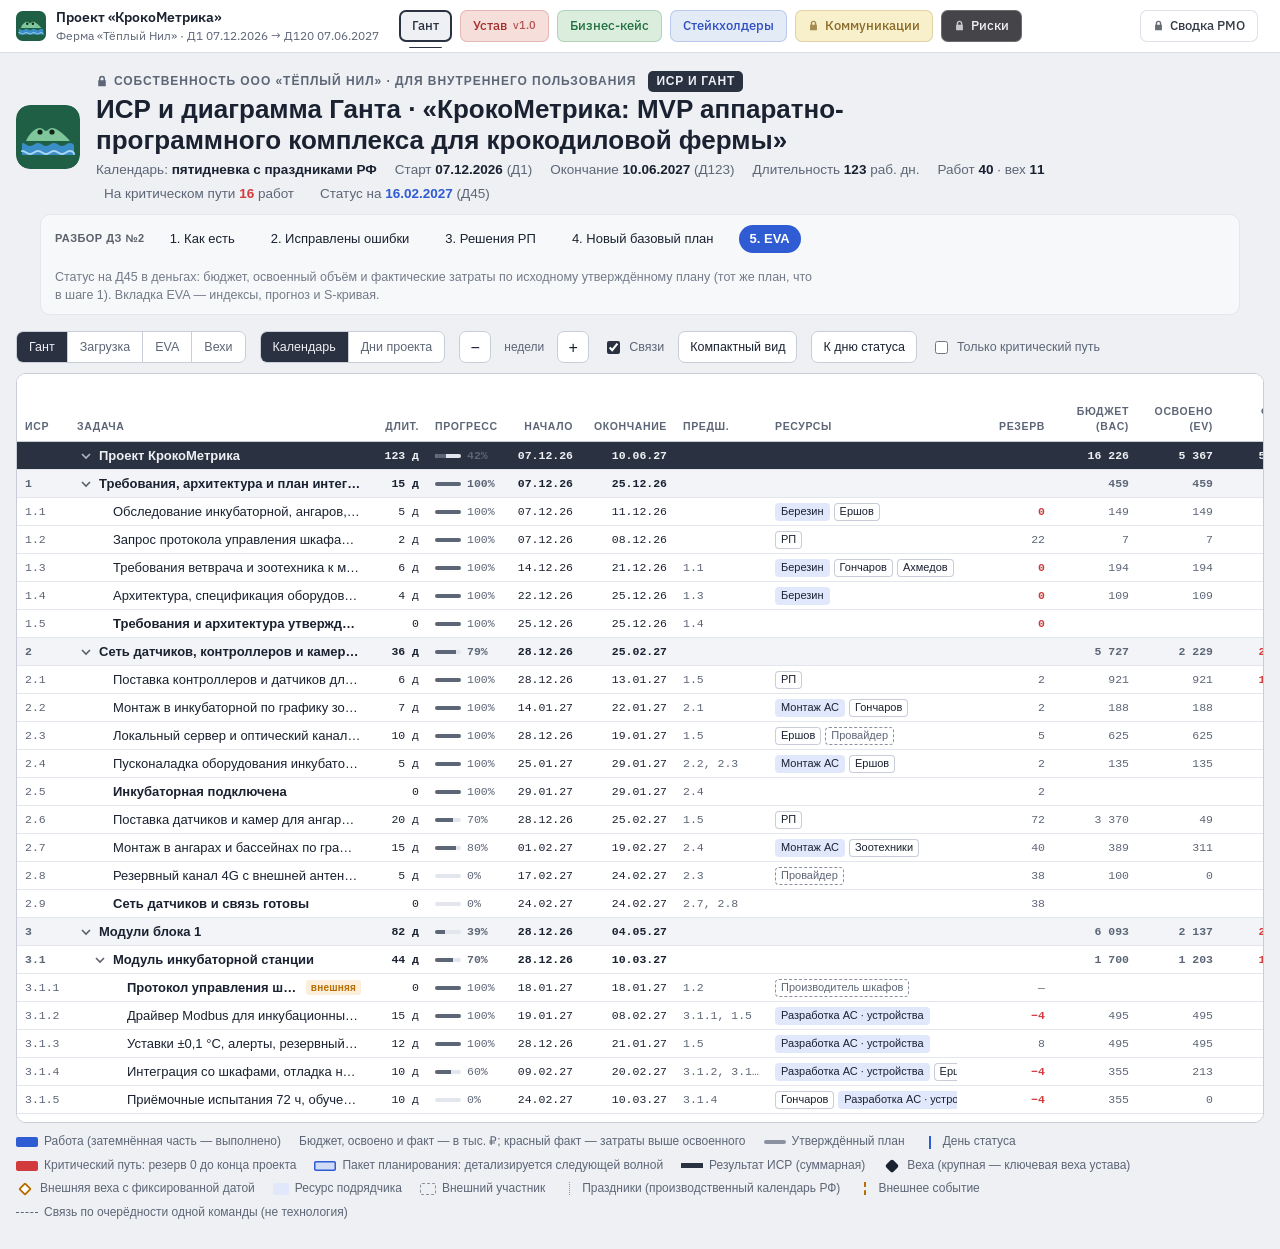
<file: gantt-dz2-s5.html>
<!DOCTYPE html>
<html lang="ru">
<head>
<meta charset="utf-8">
<meta name="viewport" content="width=device-width,initial-scale=1,viewport-fit=cover">
<title>ИСР и Гант «КрокоМетрика» · версия ДЗ №2 (Д45)</title>
<meta name="claude:viewport-fit-sides" content="cover">
<link rel="icon" href="[data-uri]">
<style>
/* Layout: шапка документа → панель инструментов → рабочая область (таблица ИСР слева, шкала времени справа, обе прокручиваются вместе) → легенда */
:root{
  --page:#eef0f4; --bg:#ffffff; --surface:#ffffff; --surface-2:#f2f4f8; --hover:#f6f8fc; --sel:#fff4cc;
  --line:#e3e6ec; --rowline:#eef0f4; --line-strong:#c8cdd7;
  --ink:#1a2130; --ink-2:#5d6676; --ink-3:#8a92a1;
  --accent:#2f5bd3; --accent-soft:#e1e8fb; --dlc:#a3480f; --crit:#d13b3b; --crit-soft:#fbe3e3; --warn:#b86e00; --warn-soft:#fbefdc;
  --summary:#2a3140; --link:#9aa2b1; --tip-bg:#1a2130; --tip-fg:#f1f3f7;
  --f-ui:-apple-system,BlinkMacSystemFont,"SF Pro Text","Segoe UI",Roboto,"Helvetica Neue",Arial,sans-serif;
  --f-mono:"SF Mono",ui-monospace,"JetBrains Mono",Menlo,Consolas,monospace;
  --rh:28px; --dw:9px;
}
@media (prefers-color-scheme:dark){:root:not([data-theme="light"]){
  --page:#0e1117; --bg:#161a21; --surface:#161a21; --surface-2:#1c212a; --hover:#1a1f27; --sel:#2c2a1a;
  --line:#272d38; --rowline:#1e232c; --line-strong:#353c4a; --ink:#e6e9ef; --ink-2:#9aa3b3; --ink-3:#6e7787;
  --accent:#6189f0; --accent-soft:#1f2c4a; --dlc:#e08a4a; --crit:#f0625b; --crit-soft:#3a1f22; --warn:#e3a23d; --warn-soft:#3a2c14;
  --summary:#cdd3de; --link:#5f6878; --tip-bg:#e6e9ef; --tip-fg:#11141a; color-scheme:dark}}
:root[data-theme="dark"]{
  --page:#0e1117; --bg:#161a21; --surface:#161a21; --surface-2:#1c212a; --hover:#1a1f27; --sel:#2c2a1a;
  --line:#272d38; --rowline:#1e232c; --line-strong:#353c4a; --ink:#e6e9ef; --ink-2:#9aa3b3; --ink-3:#6e7787;
  --accent:#6189f0; --accent-soft:#1f2c4a; --dlc:#e08a4a; --crit:#f0625b; --crit-soft:#3a1f22; --warn:#e3a23d; --warn-soft:#3a2c14;
  --summary:#cdd3de; --link:#5f6878; --tip-bg:#e6e9ef; --tip-fg:#11141a; color-scheme:dark}
*{box-sizing:border-box}
[hidden]{display:none!important}
body{margin:0;background:var(--page);color:var(--ink);font-family:var(--f-ui);font-size:14px;line-height:1.45;
  padding-left:max(16px,env(safe-area-inset-left,0px));padding-right:max(16px,env(safe-area-inset-right,0px));padding-block:18px 28px}
button,input{font:inherit;color:inherit}
:focus-visible{outline:2px solid var(--accent);outline-offset:2px}
.mono{font-family:var(--f-mono);font-variant-numeric:tabular-nums}

.head{display:flex;gap:16px;align-items:center}
.logo{width:64px;height:64px;flex:none;border-radius:14px;background:url([data-uri]) center/contain no-repeat}
.head-main{min-width:0}
.eyebrow{display:flex;flex-wrap:wrap;align-items:center;gap:6px;font-size:12px;font-weight:600;letter-spacing:.08em;text-transform:uppercase;color:var(--ink-2)}
.eyebrow svg{width:12px;height:12px;fill:currentColor}
.doctype{margin-left:6px;padding:2px 8px;border-radius:5px;background:var(--summary);color:var(--page);letter-spacing:.06em}
h1{margin:2px 0 4px;font-size:clamp(19px,2.6vw,26px);line-height:1.2;font-weight:700;text-wrap:balance}
.facts{display:flex;flex-wrap:wrap;gap:4px 18px;color:var(--ink-2);font-size:13.5px}
.facts b{color:var(--ink);font-weight:600;font-variant-numeric:tabular-nums}
.facts .c b{color:var(--crit)}

.tb{display:flex;flex-wrap:wrap;gap:8px 14px;align-items:center;margin:16px 0 10px}
.seg{display:inline-flex;border:1px solid var(--line-strong);border-radius:7px;overflow:hidden;height:32px;background:var(--surface)}
.seg button{border:0;background:none;padding:0 12px;cursor:pointer;font-size:12.5px;color:var(--ink-2)}
.seg button+button{border-left:1px solid var(--line-strong)}
.seg button[aria-pressed="true"]{background:var(--summary);color:var(--page);font-weight:500}
.btn{height:32px;border:1px solid var(--line-strong);border-radius:7px;background:var(--surface);padding:0 11px;cursor:pointer;font-size:12.5px;display:inline-flex;align-items:center;gap:6px;white-space:nowrap}
.btn:hover{background:var(--hover)}
.btn[aria-pressed="true"]{background:var(--summary);color:var(--page);border-color:var(--summary)}
.btn.sq{width:32px;padding:0;justify-content:center;font-size:16px}
.zoom{display:inline-flex;align-items:center;gap:4px}
.zoom span{font-size:12px;color:var(--ink-2);min-width:58px;text-align:center}
.chk{display:inline-flex;align-items:center;gap:6px;font-size:12.5px;cursor:pointer;color:var(--ink-2)}
.chk input{accent-color:var(--summary)}
.grow{flex:1}

/* рабочая область */
.pane{position:relative;overflow:auto;max-height:calc(100vh - 150px);min-height:420px;background:var(--surface);border:1px solid var(--line-strong);border-radius:10px}
.grid{position:relative;width:calc(var(--lw) + var(--tw))}
.hdr{position:sticky;top:0;z-index:8;display:flex;height:68px;background:var(--surface);border-bottom:1px solid var(--line-strong)}
.lh{position:sticky;left:0;z-index:9;width:var(--lw);flex:none;display:grid;grid-template-columns:var(--cols);align-items:end;background:var(--surface);border-right:1px solid var(--line-strong);padding-bottom:7px}
.lh div{padding:0 8px;font-size:10.5px;letter-spacing:.06em;text-transform:uppercase;color:var(--ink-2);font-weight:600;white-space:nowrap;overflow:hidden;text-overflow:ellipsis}
.lh .r{text-align:right}
.th{width:var(--tw);flex:none;position:relative;overflow:hidden}
.th .r1,.th .r2{position:absolute;left:0;right:0;height:25px}
.th .r1{top:0;border-bottom:1px solid var(--line)} .th .r2{top:25px}
.th span{position:absolute;top:0;height:25px;line-height:25px;padding:0 6px;border-left:1px solid var(--line);white-space:nowrap;overflow:hidden;text-overflow:clip;font-size:11px;color:var(--ink-2)}
.th .r1 span{font-weight:600;color:var(--ink)}
.th .r2 span{font-family:var(--f-mono);font-size:10.5px}
.th .hol{position:absolute;top:51px;transform:translateX(-50%);font:500 10px/15px var(--f-ui);padding:0 6px;border-radius:8px;background:var(--surface-2);box-shadow:inset 0 0 0 1px var(--line-strong);color:var(--ink-2);white-space:nowrap;z-index:2;border:0;cursor:default}
.bgl .hl{position:absolute;top:0;bottom:0;width:0;border-left:1.5px dotted var(--ink-3)}
.sw.hl{width:0;height:13px;border-left:1.5px dotted var(--ink-3);border-radius:0;background:none;margin:0 6px}
.th .ext{position:absolute;top:51px;transform:translateX(-50%);font:600 10px/16px var(--f-ui);padding:0 6px;border-radius:8px;background:var(--warn);color:var(--surface);white-space:nowrap;z-index:2;cursor:default;border:0}

.body{position:relative}
.bgl{position:absolute;left:var(--lw);top:0;width:var(--tw);height:100%;pointer-events:none}
.bgl .wl{position:absolute;top:0;bottom:0;width:1px;background:var(--rowline)}
.bgl .wl.m{background:var(--line)}
.bgl .ex{position:absolute;top:0;bottom:0;width:0;border-left:2px dashed var(--warn);z-index:3}
.bgl .ex::after{content:"";position:absolute;left:0;top:0;bottom:0;width:22px;background:linear-gradient(90deg,var(--warn-soft),transparent);opacity:.7}
svg.links{position:absolute;left:var(--lw);top:0;pointer-events:none;overflow:visible;z-index:1}
.links path{fill:none;stroke:var(--link);stroke-width:1.1}
.links path.soft{stroke-dasharray:4 3}
.links path.crit{stroke:var(--crit);stroke-width:1.3}
.links .ah{fill:var(--link)} .links .ahc{fill:var(--crit)}

.row{display:flex;height:var(--rh);position:relative}
.lc{position:sticky;left:0;z-index:5;width:var(--lw);flex:none;display:grid;grid-template-columns:var(--cols);align-items:center;background:var(--surface);border-right:1px solid var(--line-strong);border-bottom:1px solid var(--line);font-size:13px}
.tl{width:var(--tw);flex:none;position:relative;border-bottom:1px solid var(--rowline)}
.row:hover .lc{background:var(--hover)}
.k-proj .lc,.k-proj:hover .lc{background:var(--summary);color:var(--page);font-weight:600}
.k-proj .lc .c{color:inherit}
.k-l1 .lc,.k-l1:hover .lc{background:var(--surface-2);font-weight:600}
.k-l1 .tl{background:color-mix(in srgb,var(--surface-2) 55%,transparent)}
.k-l2 .lc{font-weight:600}
.row.on .lc{background:var(--sel)} .row.on .tl{background:color-mix(in srgb,var(--sel) 60%,transparent)}
.c{padding:0 8px;white-space:nowrap;overflow:hidden;text-overflow:ellipsis;min-width:0}
.c.r{text-align:right}
.c.id{font-family:var(--f-mono);font-size:11.5px;color:var(--ink-2)}
.c.nm{display:flex;align-items:center;gap:4px}
.c.nm .t{overflow:hidden;text-overflow:ellipsis}
.c.dt,.c.du,.c.pr{font-family:var(--f-mono);font-size:11.5px;font-variant-numeric:tabular-nums}
.c.pr,.c.res{color:var(--ink-2);font-size:12px}
.c.pr{font-size:11.5px}
.caret{flex:none;width:18px;height:18px;border:0;background:none;padding:0;cursor:pointer;color:inherit;opacity:.7;display:grid;place-items:center;border-radius:4px}
.caret:hover{background:color-mix(in srgb,currentColor 12%,transparent)}
.caret svg{width:10px;height:10px;transition:transform .15s}
.caret[aria-expanded="false"] svg{transform:rotate(-90deg)}
.sp{flex:none;width:18px}
.tag{flex:none;font-size:10px;line-height:15px;padding:0 5px;border-radius:3px;font-weight:600;white-space:nowrap;letter-spacing:.02em}
.tag.wave{box-shadow:inset 0 0 0 1px var(--ink-3);color:var(--ink-2);font-weight:500}
.tag.loe{background:var(--surface-2);color:var(--ink-2)}
.tag.ext{background:var(--warn-soft);color:var(--warn)}
.tag.b1{background:color-mix(in srgb,var(--accent) 16%,transparent);color:var(--accent)} .tag.b2{box-shadow:inset 0 0 0 1px var(--accent);color:var(--accent);font-weight:500} .tag.b3{box-shadow:inset 0 0 0 1px var(--ink-3);color:var(--ink-2);font-weight:500}
.k-proj .tag{display:none}
.tag.dl{background:var(--crit-soft);color:var(--crit)}
.ms-n{font-weight:600}

.bar{position:absolute;top:calc(50% - 8px);height:16px;border-radius:3px;background:var(--accent);z-index:2;cursor:pointer}
.bar.crit{background:var(--crit)}
.bar.dlc{background:var(--dlc)}
.ms.dlc{background:var(--dlc)}
.bl.ms-l.dlc{color:var(--dlc);font-weight:600}
.links path.dlc{stroke:var(--dlc);stroke-width:1.3}
.links .ahd{fill:var(--dlc)}
.sw.dlc{background:var(--dlc)}
.bar.wave{background:color-mix(in srgb,var(--accent) 22%,var(--surface));box-shadow:inset 0 0 0 1.5px var(--accent);border-radius:3px}
.bar.wave::after{content:"";position:absolute;inset:3px;border-top:1.5px dashed color-mix(in srgb,var(--accent) 60%,transparent)}
.bar.wave.crit{background:color-mix(in srgb,var(--crit) 20%,var(--surface));box-shadow:inset 0 0 0 1.5px var(--crit)}
.bar.wave.crit::after{border-color:color-mix(in srgb,var(--crit) 60%,transparent)}
.bar.loe{background:repeating-linear-gradient(135deg,var(--ink-3) 0 2px,transparent 2px 7px);box-shadow:inset 0 0 0 1px var(--ink-3);height:12px;top:calc(50% - 6px)}
.bar:hover{filter:brightness(1.08)}
.bbar{position:absolute;top:calc(50% + 9px);height:4px;border-radius:1px;background:var(--ink-3);opacity:.8;z-index:1;pointer-events:none}
.bms{position:absolute;top:calc(50% - 5px);width:10px;height:10px;margin-left:-5px;transform:rotate(45deg);box-shadow:inset 0 0 0 1.5px var(--ink-3);z-index:1;pointer-events:none}
.bgl .stl{position:absolute;top:0;bottom:0;width:0;border-left:2px solid var(--accent);z-index:3}
.th .ext.stb{background:var(--accent);top:30px;z-index:3}
.facts .st b{color:var(--accent)}
.sw.base{height:4px;background:var(--ink-3)} .sw.stl{width:0;height:13px;border-left:2px solid var(--accent);border-radius:0;background:none;margin:0 6px}
.ld{position:absolute;top:6px;bottom:6px;border-radius:2px;background:var(--accent-soft);font:500 10px/16px var(--f-mono);text-align:center;color:var(--ink);overflow:hidden;z-index:2;cursor:default}
.ld.full{background:color-mix(in srgb,var(--accent) 40%,var(--accent-soft))}
.ld.ovr{background:var(--crit);color:#fff}

.c.money{font-size:11.5px;color:var(--ink-2)} .c.money.over{color:var(--crit);font-weight:600}
.k-proj .c.money,.k-proj .c.money.over{color:inherit}
.pane.evmode{max-height:none;overflow:visible;background:none;border:0;min-height:0}
.pane.evmode .grid{width:auto}
.evm{display:flex;flex-direction:column;gap:16px;max-width:1240px}
.evm h2{margin:0;font-size:18px} .evsub{margin:4px 0 0;color:var(--ink-2);font-size:13px;max-width:110ch}
.budget{background:var(--surface);border:1px solid var(--line-strong);border-radius:10px;padding:12px 14px;display:flex;flex-direction:column;gap:8px}
.budget .bh{display:flex;flex-wrap:wrap;gap:4px 14px;align-items:baseline} .budget .bh b{font-size:15px} .budget .bh span{color:var(--ink-2);font-size:12.5px}
.bbarw{display:flex;height:12px;border-radius:6px;overflow:hidden;background:var(--line)} .bbarw i{display:block;height:100%}
.budget ul{list-style:none;margin:0;padding:0;display:flex;flex-direction:column;gap:3px;font-size:12.5px}
.budget li i{display:inline-block;width:10px;height:10px;border-radius:2px;margin-right:6px;vertical-align:-1px} .budget li b{font-family:var(--f-mono);margin-right:4px} .budget li span{color:var(--ink-2)}
.kpis{display:grid;grid-template-columns:repeat(auto-fill,minmax(150px,1fr));gap:8px}
.kpi{background:var(--surface);border:1px solid var(--line-strong);border-radius:9px;padding:10px 12px}
.kpi .k{font-size:11px;letter-spacing:.06em;text-transform:uppercase;color:var(--ink-2);font-weight:600}
.kpi .v{font:600 18px/1.3 var(--f-mono);margin-top:2px;font-variant-numeric:tabular-nums}
.kpi .n{font-size:11.5px;color:var(--ink-3)}
.ix{font-family:var(--f-mono);font-weight:600} .ix.good{color:#1f8a4c} .ix.warn{color:var(--warn)} .ix.bad{color:var(--crit)}
.chartbox{position:relative;background:var(--surface);border:1px solid var(--line-strong);border-radius:10px;padding:10px 12px}
.clegend{display:flex;flex-wrap:wrap;gap:6px 16px;font-size:12px;color:var(--ink-2);margin-bottom:4px}
.clegend i{display:inline-block;width:22px;border-top:2px solid;vertical-align:middle;margin-right:6px}
#scurve{width:100%;display:block}
#scurve .gl{stroke:var(--rowline)} #scurve .ax{font:10.5px var(--f-mono);fill:var(--ink-3)} #scurve .lbl{font:600 11px var(--f-ui)}
.ctip{position:absolute;z-index:5;background:var(--tip-bg);color:var(--tip-fg);border-radius:6px;padding:7px 9px;font-size:11.5px;pointer-events:none;min-width:150px}
.ctip div{display:flex;justify-content:space-between;gap:12px;font-family:var(--f-mono)}
.tblwrap{overflow:auto;background:var(--surface);border:1px solid var(--line-strong);border-radius:10px}
table.evt{border-collapse:collapse;width:100%;font-size:12.5px}
.evt th{position:sticky;top:0;background:var(--surface-2);text-align:right;padding:7px 10px;font-size:10.5px;letter-spacing:.05em;text-transform:uppercase;color:var(--ink-2);white-space:nowrap;border-bottom:1px solid var(--line-strong)}
.evt th:first-child,.evt td:first-child{text-align:left}
.evt td{padding:6px 10px;border-bottom:1px solid var(--line);text-align:right;font-family:var(--f-mono);font-variant-numeric:tabular-nums;white-space:nowrap}
.evt td:first-child{font-family:var(--f-ui);white-space:normal;min-width:260px}
.evt tr.l0 td{font-weight:700;background:var(--surface-2)} .evt .cd{display:inline-block;min-width:34px;color:var(--ink-3);font-family:var(--f-mono);font-size:11px}
.evt .neg{color:var(--crit)} .evt .pos{color:#1f8a4c}
.evnote{font-size:12.5px;color:var(--ink-2);margin:0;max-width:120ch}
:root{--s-pv:#6b7280;--s-ev:#2f5bd3;--s-ac:#d13b3b}
.k-res .lc{font-size:13px} .pk.ovr{color:var(--crit);font-weight:700}
.sw.ld1{background:var(--accent-soft)} .sw.ld2{background:color-mix(in srgb,var(--accent) 40%,var(--accent-soft))} .sw.ld3{background:var(--crit)}
.sbar{position:absolute;top:calc(50% - 5px);height:7px;background:var(--summary);z-index:2;cursor:pointer}
.sbar::before,.sbar::after{content:"";position:absolute;top:100%;border-top:5px solid var(--summary)}
.sbar::before{left:0;border-right:6px solid transparent}
.sbar::after{right:0;border-left:6px solid transparent}
.k-l2 .sbar,.k-l3 .sbar{height:5px;top:calc(50% - 4px);opacity:.75}
.k-proj .sbar{height:9px;top:calc(50% - 6px)}
.ms{position:absolute;top:calc(50% - 7px);width:14px;height:14px;margin-left:-7px;transform:rotate(45deg);background:var(--ink);z-index:3;cursor:pointer;border-radius:2px}
.ms.crit{background:var(--crit)}
.ms.l1{width:18px;height:18px;margin-left:-9px;top:calc(50% - 9px)}
.ms.ext{background:var(--surface);box-shadow:inset 0 0 0 2px var(--warn)}
.dln{position:absolute;top:2px;bottom:2px;width:0;border-left:2px solid var(--crit);z-index:2;cursor:pointer}
.dln::before{content:"";position:absolute;left:-6px;top:-1px;border:5px solid transparent;border-top:7px solid var(--crit);border-bottom:0}
.bl{position:absolute;top:0;line-height:var(--rh);font-size:11px;color:var(--ink-2);white-space:nowrap;pointer-events:none;z-index:2}
.bl.ms-l{font-family:var(--f-mono);font-size:10.5px;color:var(--ink)}
.bl.ms-l.crit{color:var(--crit);font-weight:600}
.dim{opacity:.25}

.foot{display:flex;flex-wrap:wrap;gap:6px 18px;font-size:12px;color:var(--ink-2);align-items:center;margin-top:10px}
.lg{display:inline-flex;align-items:center;gap:6px;white-space:nowrap}
.sw{width:22px;height:10px;border-radius:2px;background:var(--accent);display:inline-block;flex:none}
.sw.crit{background:var(--crit)}
.sw.wave{background:color-mix(in srgb,var(--accent) 22%,var(--surface));box-shadow:inset 0 0 0 1.5px var(--accent)}
.sw.ham{background:color-mix(in srgb,var(--ink-3) 30%,var(--surface));border:1.5px dotted var(--ink);border-radius:0;height:9px}
.hbar{position:absolute;top:calc(50% - 6px);height:12px;background:color-mix(in srgb,var(--ink-3) 30%,var(--surface));border:2px dotted var(--ink);z-index:2;cursor:pointer}
.pct{display:flex;align-items:center;gap:6px;font-family:var(--f-mono);font-size:11.5px;color:var(--ink-2)}
.pm{width:26px;height:4px;border-radius:2px;background:var(--line);overflow:hidden;flex:none}
.pm i{display:block;height:100%;background:var(--ink-2)}
.bar .done{position:absolute;left:0;top:0;bottom:0;background:rgb(0 0 0 / .28)}
.c.rs{display:flex;gap:4px;align-items:center;overflow:hidden}
.chip{display:inline-flex;align-items:center;flex:none;height:18px;padding:0 6px;border-radius:4px;font-size:11px;line-height:1;white-space:nowrap;box-shadow:inset 0 0 0 1px var(--line-strong);color:var(--ink)}
.chip.contractor{background:var(--accent-soft);box-shadow:none}
.chip.external{box-shadow:none;outline:1px dashed var(--ink-3);outline-offset:-1px;color:var(--ink-2)}
.chip.more{box-shadow:none;color:var(--ink-2);padding:0 2px}
.c.sl{font-family:var(--f-mono);font-size:11.5px;color:var(--ink-2)}
.c.sl .z{color:var(--crit);font-weight:600}
.c.sl .d{color:var(--dlc);font-weight:600}
.sw.chc{width:16px;height:12px;background:var(--accent-soft)} .sw.che{width:16px;height:12px;background:none;outline:1px dashed var(--ink-3);outline-offset:-1px}
.sw.loe{background:repeating-linear-gradient(135deg,var(--ink-3) 0 2px,transparent 2px 6px);box-shadow:inset 0 0 0 1px var(--ink-3)}
.sw.sum{height:5px;background:var(--summary);border-radius:0}
.sw.msd{width:10px;height:10px;transform:rotate(45deg);background:var(--ink);margin:0 4px}
.sw.msx{width:10px;height:10px;transform:rotate(45deg);background:var(--surface);box-shadow:inset 0 0 0 2px var(--warn);margin:0 4px}
.sw.dlm{width:0;height:13px;border-left:2px solid var(--crit);border-radius:0;background:none;margin:0 6px}
.sw.sq{width:22px;height:0;border-top:1.5px dashed var(--ink-2);border-radius:0;background:none}
.sw.ex{width:0;height:13px;border-left:2px dashed var(--warn);border-radius:0;background:none;margin:0 6px}
.note{margin:10px 0 0;font-size:12.5px;color:var(--ink-2);max-width:110ch}
.note b{color:var(--ink)}

.tip{position:fixed;z-index:50;background:var(--tip-bg);color:var(--tip-fg);border-radius:7px;padding:9px 11px;font-size:12px;max-width:340px;pointer-events:none;box-shadow:0 6px 24px rgb(0 0 0 / .22)}
.tip h4{margin:0 0 5px;font-size:12.5px;font-weight:600;line-height:1.3}
.tip dl{margin:0;display:grid;grid-template-columns:auto 1fr;gap:2px 10px}
.tip dt{opacity:.65} .tip dd{margin:0}
.tip p{margin:6px 0 0;opacity:.85;line-height:1.35}
@media (max-width:640px){.head{align-items:flex-start}.logo{width:48px;height:48px}.lc,.lh{position:relative}.pane{max-height:none}}

/* вид «Вехи» */
.msr .tl{overflow:visible}
.msd2{position:absolute;top:50%;width:12px;height:12px;margin:-6px 0 0 -6px;transform:rotate(45deg);z-index:3;border:2px solid var(--ink-3);background:var(--surface)}
.msd2.l1{width:16px;height:16px;margin:-8px 0 0 -8px}
.msd2.ok{border-color:#2c8a4e;background:var(--surface)}.msd2.ok.done{background:#2c8a4e}
.msd2.warn{border-color:var(--warn);background:var(--warn)}
.msd2.bad{border-color:var(--crit);background:var(--crit)}
.msd2.mb{border-style:dashed;background:transparent;z-index:2}
.msd2.lgc{border-style:dotted;border-color:var(--crit);background:transparent;z-index:2}
.msln{position:absolute;top:50%;height:2px;margin-top:-1px;z-index:2}
.msln.warn{background:var(--warn)}.msln.bad{background:var(--crit)}
.mspc{position:absolute;top:-1px;transform:translateX(-50%);font:600 9.5px/1 var(--f-mono);color:var(--ink-2);z-index:3;white-space:nowrap}
.msdl{position:absolute;top:4px;bottom:4px;width:0;border-left:2px solid var(--crit);z-index:3}
.msdl::after{content:"";position:absolute;top:0;left:-5px;width:8px;border-top:2px solid var(--crit)}
.mst{font-size:12px;font-weight:600}.mst.ok{color:#2c8a4e}.mst.warn{color:var(--warn)}.mst.bad{color:var(--crit)}
.mlvl{display:inline-grid;place-items:center;width:18px;height:18px;border-radius:4px;font:600 11px/1 var(--f-mono);background:var(--surface-2)}
.mlvl.l1{background:var(--summary);color:var(--page)}
.msk{display:inline-block;width:10px;height:10px;transform:rotate(45deg);border:2px solid var(--ink-3);margin-right:6px;vertical-align:-1px}
.msk.mb{border-style:dashed}.msk.ok{border-color:#2c8a4e;background:#2c8a4e}.msk.warn{border-color:var(--warn);background:var(--warn)}.msk.bad{border-color:var(--crit);background:var(--crit)}

.panew{position:relative}
.lwh{position:absolute;top:1px;bottom:1px;width:9px;margin-left:-4px;cursor:col-resize;z-index:12;touch-action:none}
.lwh::after{content:'';position:absolute;left:3px;top:0;bottom:0;width:3px;border-radius:2px;background:transparent;transition:background .15s}
.lwh:hover::after,.lwh.drag::after{background:var(--accent)}
.lh,.lc{overflow:hidden}
body.lwdrag{cursor:col-resize;user-select:none}
</style>
<style>
.steps{display:flex;flex-wrap:wrap;align-items:center;gap:6px 14px;margin:10px 24px 0;padding:10px 14px;border:1px solid var(--line,#d9dde5);border-radius:10px;background:var(--panel,#f7f8fa);font-size:13px}
.steps .lbl{font-weight:700;letter-spacing:.04em;text-transform:uppercase;font-size:11px;opacity:.7}
.steps a{color:inherit;text-decoration:none;padding:4px 10px;border-radius:999px;border:1px solid transparent}
.steps a:hover{border-color:var(--line,#d9dde5)}
.steps a[aria-current]{background:var(--accent,#2f6fdf);color:#fff;font-weight:600}
.steps .note{flex-basis:100%;opacity:.85;line-height:1.4}
</style>
</head>
<body>
<km-shell page="gantt" bleed></km-shell>
<header class="head">
  <div class="logo" role="img" aria-label="Логотип фермы «Тёплый Нил»"></div>
  <div class="head-main">
    <div class="eyebrow"><svg viewBox="0 0 16 16" aria-hidden="true"><path d="M4 7V5a4 4 0 1 1 8 0v2h1v8H3V7h1zm2 0h4V5a2 2 0 1 0-4 0v2z"/></svg>Собственность ООО «Тёплый Нил» · Для внутреннего пользования<span class="doctype">ИСР и Гант</span></div>
    <h1>ИСР и диаграмма Ганта · «КрокоМетрика: MVP аппаратно-программного комплекса для крокодиловой фермы»</h1>
    <div class="facts" id="facts"></div>
  </div>
</header>
<nav class="steps" aria-label="Шаги разбора ДЗ №2"><span class="lbl">Разбор ДЗ №2</span><a href="gantt.html">1. Как есть</a> <a href="gantt-dz2-s2.html">2. Исправлены ошибки</a> <a href="gantt-dz2-s3.html">3. Решения РП</a> <a href="gantt-dz2-s4.html">4. Новый базовый план</a> <a href="gantt-dz2-s5.html" aria-current="page">5. EVA</a><span class="note">Статус на Д45 в деньгах: бюджет, освоенный объём и фактические затраты по исходному утверждённому плану (тот же план, что в шаге 1). Вкладка EVA — индексы, прогноз и S-кривая.</span></nav>


<div class="tb" role="toolbar" aria-label="Вид диаграммы">
  <div class="seg" id="view" aria-label="Вид">
    <button type="button" data-v="gantt" aria-pressed="true">Гант</button>
    <button type="button" data-v="load" aria-pressed="false">Загрузка</button>
    <button type="button" data-v="evm" aria-pressed="false" class="evbtn">EVA</button>
    <button type="button" data-v="ms" aria-pressed="false">Вехи</button>
  </div>
  <div class="seg monly" id="mlv" aria-label="Уровень вех" hidden>
    <button type="button" data-ml="1" aria-pressed="false">Уровень 1</button>
    <button type="button" data-ml="2" aria-pressed="true">Уровни 1–2</button>
  </div>
  <div class="seg gonly" id="scale" aria-label="Шкала">
    <button type="button" data-s="cal" aria-pressed="true">Календарь</button>
    <button type="button" data-s="dn" aria-pressed="false">Дни проекта</button>
  </div>
  <div class="zoom"><button class="btn sq" type="button" id="zout" aria-label="Мельче">−</button><span id="zl"></span><button class="btn sq" type="button" id="zin" aria-label="Крупнее">+</button></div>
  <div class="seg gonly" id="lvl" aria-label="Уровень ИСР">
    <button type="button" data-l="1">Результаты и ключевые вехи</button>
    <button type="button" data-l="9" aria-pressed="true">Все работы</button>
  </div>
  <label class="chk gonly"><input type="checkbox" id="lk" checked>Связи</label>
  <button class="btn gonly" type="button" id="cmp" aria-pressed="false" title="Скрыть столбцы «Начало», «Окончание», «Предш.» и «Ресурсы»">Компактный вид</button>
  <button class="btn gonly" type="button" id="tost" hidden title="Прокрутить шкалу к дню статуса">К дню статуса</button>
  <label class="chk gonly"><input type="checkbox" id="cp">Только критический путь</label>
</div>

<div class="panew"><div class="pane" id="pane"><div class="grid" id="grid"></div></div><div class="lwh" id="lwh" title="Потяните, чтобы сузить или расширить таблицу слева. Двойной щелчок — вернуть ширину" hidden></div></div>

<div class="foot" id="foot">
  <span class="lg"><i class="sw"></i>Работа (затемнённая часть — выполнено)</span>
  <span class="lg">Бюджет, освоено и факт — в тыс. ₽; красный факт — затраты выше освоенного</span>
  <span class="lg bonly"><i class="sw base"></i>Утверждённый план</span>
  <span class="lg bonly"><i class="sw stl"></i>День статуса</span>
  <span class="lg"><i class="sw crit"></i>Критический путь: резерв 0 до конца проекта</span>
  <span class="lg" data-need="dlc"><i class="sw dlc"></i>Около-критический путь</span>
  <span class="lg" data-need="wave"><i class="sw wave"></i>Пакет планирования: детализируется следующей волной</span>
  <span class="lg"><i class="sw sum"></i>Результат ИСР (суммарная)</span>
  <span class="lg"><i class="sw msd"></i>Веха (крупная — ключевая веха устава)</span>
  <span class="lg" data-need="fix"><i class="sw msx"></i>Внешняя веха с фиксированной датой</span>
  <span class="lg" data-need="dl"><i class="sw dlm"></i>Крайний срок</span>
  <span class="lg"><i class="sw chc"></i>Ресурс подрядчика</span>
  <span class="lg"><i class="sw che"></i>Внешний участник</span>
  <span class="lg"><i class="sw hl"></i>Праздники (производственный календарь РФ)</span>
  <span class="lg"><i class="sw ex"></i>Внешнее событие</span>
  <span class="lg" data-need="sq"><i class="sw sq"></i>Связь по очерёдности одной команды (не технология)</span>
  <span class="lg" data-need="ham"><i class="sw ham"></i>Гамак: управление проектом на всё время проекта</span>
</div>
<div class="foot" id="footm" hidden>
  <span class="lg"><i class="msk mb"></i>Утверждённый план</span>
  <span class="lg"><i class="msk ok"></i>Прогноз: в срок или достигнута (закрашена)</span>
  <span class="lg"><i class="msk warn"></i>Отставание в пределах допуска устава (до 5 раб. дн.)</span>
  <span class="lg"><i class="msk bad"></i>Отставание больше допуска или позже крайнего срока</span>
  <span class="lg"><i class="sw dlm"></i>Крайний срок</span>
  <span class="lg"><i class="msk" style="border-style:dotted;border-color:var(--crit)"></i>Где наступит веха по логике плана, если её дата закреплена вручную</span>
  <span class="lg">Процент над ромбом — готовность результата ИСР, который закрывает веха</span>
</div>
<div class="foot" id="footl" hidden>
  <span class="lg"><i class="sw ld1"></i>Загрузка ниже ёмкости</span>
  <span class="lg"><i class="sw ld2"></i>Загрузка равна ёмкости</span>
  <span class="lg"><i class="sw ld3"></i>Перегрузка: работ больше, чем ресурс может вести одновременно</span>
  <span class="lg">Цифра — сколько работ одновременно стоит на ресурсе; ёмкость — сколько он может вести параллельно</span>
</div>
<div class="tip" id="tip" hidden></div>

<script src="data/project.js" charset="utf-8"></script>
<script src="js/plan-engine.js" charset="utf-8"></script>
<script src="data/plan.js" charset="utf-8"></script>
<script src="js/dates.js" charset="utf-8"></script>
<script src="js/shell.js" charset="utf-8"></script>
<script>
(()=>{
const P=window.KM_PROJECT, DT=window.KM_DATES, R0=KM_ENGINE.model(window.KM_PLAN_SRC), M=R0.M, D=R0.D, by=D.by, END=D.END, BASE=R0.base, ST=R0.status, STU=!!window.KM_GANTT_STUDENT;
const MON=['янв','фев','мар','апр','май','июн','июл','авг','сен','окт','ноя','дек'];
const $=s=>document.querySelector(s), esc=s=>String(s??'').replace(/[&<>"]/g,c=>({'&':'&amp;','<':'&lt;','>':'&gt;','"':'&quot;'}[c]));
const p2=x=>String(x).padStart(2,'0');
const dd=k=>{const d=DT.D(DT.wd(k));return p2(d.getUTCDate())+'.'+p2(d.getUTCMonth()+1)+'.'+String(d.getUTCFullYear()).slice(2)};
const S={mlv:2,view:'gantt',scale:'cal',dw:9,lvl:9,links:true,cols:innerWidth>=1280,cp:false,col:new Set()};
$('#cmp').setAttribute('aria-pressed',String(!S.cols));
const PROJ={code:'',name:M.result||P.full||P.name,kind:'sum',es:0,ef:END,dur:END,depth:0,kids:M.items.filter(t=>!t.parent).map(t=>t.code)};
const sDay=t=>t.kind==='ms'?t.ef:t.es+1, fDay=t=>t.ef;
const BASEP=R0.hasBase?{es:Math.min(...Object.values(BASE).map(b=>b.es)),ef:Math.max(...Object.values(BASE).map(b=>b.ef))}:null;
{const lv=D.net.filter(t=>t.kind==='task'),w=lv.reduce((a,t)=>a+t.dur,0); PROJ.pct=w?Math.round(lv.reduce((a,t)=>a+t.dur*t.pct,0)/w):0;}
const isCrit=t=>!!t.crit;
const RES={}; (M.resources||[]).forEach(r=>RES[r.id]=r);
const PR=KM_ENGINE.parseRes, EV=R0.ev;
const chips=s=>{const a=PR(s); if(!a.length)return '';
  return a.map(x=>{const r=RES[x.id]; return `<span class="chip ${r?r.type:''}" title="${esc(r?r.name:x.id)}">${esc(x.id)}${x.u!==1?' ×'+String(x.u).replace('.',','):''}</span>`;}).join('');};
/* деньги */
const tr=n=>Math.round(n/1000).toLocaleString('ru-RU');
const mln=n=>(n/1e6).toLocaleString('ru-RU',{minimumFractionDigits:2,maximumFractionDigits:2})+' млн ₽';
const sgn=n=>(n<0?'−':n>0?'+':'')+mln(Math.abs(n));
const evOf=t=>t.code===''?EV.P:(t.kind==='task'||t.kind==='loe'?t.evm:EV.rows[t.code]);
const slackCell=t=>{
  if(t.kind==='loe'||t.kind==='ham'||t.kind==='sum'||t.code==='')return '';
  if(t.fix!=null)return '<span title="Внешняя веха с фиксированной датой">—</span>';
  if(t.slack==null)return '';
  const main=t.slack<=0?`<span class="z">${t.slack<0?'−'+(-t.slack):0}</span>`:String(t.slack);
  if(t.dslack!=null&&t.dslack<t.slack)return `<span title="Резерв до конца проекта ${t.slack} д; запас до жёсткого срока ${t.dslack} д"><span class="${t.dslack<=0?'d':''}">${t.dslack}</span><small> до срока</small></span>`;
  return main;};
const predTxt=t=>{const s=t.soft||new Set(), h=(t.pc||[]).filter(c=>!s.has(c)); return h.join(', ')+(s.size?(h.length?'; ':'')+'очер. '+[...s].join(', '):'');};
const hasCrit=t=>(t.kind==='sum'||t.kind==='ham')?t.kids.some(c=>hasCrit(by[c])):isCrit(t);

/* факты в шапке */
const leaves=M.items.filter(t=>t.kind==='task'), mss=M.items.filter(t=>t.kind==='ms');
const cpN=D.net.filter(t=>t.crit&&t.kind==='task').length;
$('#facts').innerHTML=`<span title="Праздники и переносы — по постановлениям Правительства РФ на 2026 и 2027 годы">Календарь: <b>пятидневка с праздниками РФ</b></span><span>Старт <b>${DT.fmt(DT.wd(1))}</b> (Д1)</span><span>Окончание <b>${DT.fmt(DT.wd(END))}</b> (Д${END})</span>`+
  `<span>Длительность <b>${END}</b> раб. дн.</span><span>Работ <b>${leaves.length}</b> · вех <b>${mss.length}</b></span>`+
  `<span class="c">На критическом пути <b>${cpN}</b> работ</span>`+(ST!=null?`<span class="st">Статус на <b>${DT.fmt(DT.wd(ST))}</b> (Д${ST})</span>`:'')+(!STU&&D.problems.length?`<span class="c"><b>Ошибки плана: ${D.problems.length}</b></span>`:'');
const ext=M.ext[0];

/* видимые строки */
function rows(){
  const out=[{t:PROJ,lv:0}];
  const walk=(codes,lv)=>codes.forEach(c=>{const t=by[c];
    if(S.lvl===1&&!(t.kind==='sum'||t.kind==='ham'||(t.kind==='ms'&&t.ml===1)))return;
    if(S.cp&&!hasCrit(t))return;
    out.push({t,lv});
    if((t.kind==='sum'||t.kind==='ham')&&!S.col.has(t.code))walk(t.kids,lv+1);
  });
  if(!S.col.has(''))walk(PROJ.kids,1);
  return out;
}
const NOEV=!!window.KM_NO_EVA, MONEY=c=>!(NOEV&&/\((BAC|EV|AC)\)/.test(c[0]));
const COLS=()=>(S.cols?[['ИСР','52px'],['Задача','minmax(240px,300px)'],['Длит.','58px','r'],['Прогресс','82px'],['Начало','72px','r'],['Окончание','94px','r'],['Предш.','92px'],['Ресурсы','190px'],['Резерв','96px','r'],['Бюджет<br>(BAC)','84px','r'],['Освоено<br>(EV)','84px','r'],['Факт<br>(AC)','80px','r']]
                     :[['ИСР','52px'],['Задача',innerWidth<700?'minmax(160px,200px)':'minmax(200px,340px)'],['Длит.','58px','r'],['Прогресс','82px'],['Резерв','96px','r'],['Бюджет<br>(BAC)','84px','r'],['Освоено<br>(EV)','84px','r'],['Факт<br>(AC)','80px','r']]).filter(MONEY);
const CARET='<svg viewBox="0 0 10 10"><path d="M1 3l4 4 4-4" fill="none" stroke="currentColor" stroke-width="1.6"/></svg>';

/* ручка ширины левой таблицы (только вид «Гант»): ширина запоминается в браузере */
const LWMIN=110; let LWN=0, LWU=null; try{LWU=parseInt(localStorage.getItem('km-gantt-lw'))||null;}catch(e){}
function placeLwh(w){const h=$('#lwh'); if(!h)return; h.hidden=S.view!=='gantt'; h.style.left=w+'px';}
function setLw(w,save){ LWU=w==null?null:Math.round(w); try{ if(save){ LWU==null?localStorage.removeItem('km-gantt-lw'):localStorage.setItem('km-gantt-lw',LWU);} }catch(e){}
  const lwe=LWU?Math.max(LWMIN,Math.min(LWU,LWN)):LWN; $('#grid').style.setProperty('--lw',lwe+'px'); placeLwh(lwe); }
(()=>{ const h=$('#lwh'); let x0=0,w0=0,on=false;
  h.addEventListener('pointerdown',e=>{on=true; x0=e.clientX; w0=parseInt(getComputedStyle($('#grid')).getPropertyValue('--lw'))||LWN; h.setPointerCapture(e.pointerId); h.classList.add('drag'); document.body.classList.add('lwdrag'); e.preventDefault();});
  h.addEventListener('pointermove',e=>{ if(!on)return; setLw(Math.max(LWMIN,Math.min(LWN,w0+e.clientX-x0)),false); });
  const end=()=>{ if(!on)return; on=false; h.classList.remove('drag'); document.body.classList.remove('lwdrag'); setLw(LWU,true); };
  h.addEventListener('pointerup',end); h.addEventListener('pointercancel',end);
  h.addEventListener('dblclick',()=>setLw(null,true));
})();
function render(){
  {const h=$('#lwh'); if(h&&S.view!=='gantt')h.hidden=true;}
  document.querySelectorAll('.gonly').forEach(el=>el.hidden=S.view!=='gantt');
  $('#tost').hidden=S.view!=='gantt'||ST==null;
  $('#foot').hidden=S.view!=='gantt'; $('#footl').hidden=S.view!=='load'; $('#footm').hidden=S.view!=='ms';
  document.querySelectorAll('.monly').forEach(el=>el.hidden=S.view!=='ms');
  $('#pane').classList.toggle('evmode',S.view==='evm');
  if(S.view==='load')return renderLoad();
  if(S.view==='ms')return renderMs();
  if(S.view==='evm')return renderEvm();
  const cols=COLS(), lw=cols.reduce((a,c)=>a+(parseInt(c[1].replace('minmax(','').split(',').pop())||0),0);
  const dw=S.dw, LAST=Math.ceil((Math.max(END,...M.ext.map(e=>e.day))+12)/5)*5, tw=LAST*dw, x=k=>k*dw;
  const g=$('#grid'); g.style.setProperty('--cols',cols.map(c=>c[1].startsWith('minmax')?c[1].split(',').pop().replace(')',''):c[1]).join(' '));
  LWN=lw; const lwe=LWU?Math.max(LWMIN,Math.min(LWU,lw)):lw; placeLwh(lwe);
  g.style.setProperty('--lw',lwe+'px'); g.style.setProperty('--tw',tw+'px'); g.style.setProperty('--dw',dw+'px');
  $('#zl').textContent=dw>=16?'дни':dw>=8?'недели':'месяцы';
  /* шкала */
  let r1='',r2='';
  if(S.scale==='cal'){
    let k=1; while(k<=LAST){const d=DT.D(DT.wd(k)),m=d.getUTCMonth(),y=d.getUTCFullYear(); let j=k; while(j+1<=LAST){const e=DT.D(DT.wd(j+1)); if(e.getUTCMonth()!==m)break; j++;}
      r1+=`<span style="left:${x(k-1)}px;width:${x(j-k+1)}px">${MON[m]} ${dw*(j-k+1)>70?y:''}</span>`; k=j+1;}
    for(let k=1;k<=LAST;k+=5){const d=DT.D(DT.wd(k)); r2+=`<span style="left:${x(k-1)}px;width:${x(5)}px">${dw*5>=40?p2(d.getUTCDate())+'.'+p2(d.getUTCMonth()+1):dw*5>=18?d.getUTCDate():''}</span>`;}
  } else {
    const step=dw*5>=48?5:dw*5>=22?10:20;
    for(let k=1;k<=LAST;k+=step*2)r1+=`<span style="left:${x(k-1)}px;width:${x(step*2)}px">Нед. ${(k-1)/5+1}–${(k-1)/5+step*2/5}</span>`;
    for(let k=1;k<=LAST;k+=step)r2+=`<span style="left:${x(k-1)}px;width:${x(step)}px">Д${k}</span>`;
  }
  /* праздники: разрывы между соседними рабочими днями, в которые попал нерабочий будний день */
  const HN={'12-31':'Новый год','01-01':'Новый год','01-04':'Новый год','02-22':'23 февраля','02-23':'23 февраля','03-08':'8 марта','05-01':'1 мая','05-03':'1 мая','05-10':'9 мая','05-11':'9 мая','06-12':'12 июня','06-14':'12 июня','11-04':'4 ноября','11-05':'4 ноября'};
  const gaps=[]; for(let k=2;k<=LAST;k++){const a=DT.wd(k-1),b=DT.wd(k),off=[]; for(let n=a+1;n<b;n++){const w=(new Date(n*864e5).getUTCDay()+6)%7; if(w<5)off.push(n);} if(off.length){const d=DT.D(off[0]),key=p2(d.getUTCMonth()+1)+'-'+p2(d.getUTCDate()); gaps.push({k:k-1,off,name:HN[key]||'праздник'});}}
  const holH=gaps.map(gp=>`<button class="hol" data-hol="${gp.off.map(n=>DT.fmt(n)).join(', ')}" data-hn="${esc(gp.name)}" style="left:${x(gp.k)}px">${esc(gp.name)}</button>`).join('');
  const stH=ST!=null?`<button class="ext stb" data-st="1" style="left:${x(ST)}px">Статус Д${ST}</button>`:'';
  const exH=stH+M.ext.map((e,i)=>`<button class="ext" data-ext="${i}" style="left:${x(e.day)}px">${esc(e.name)}</button>`).join('');
  let h=`<div class="hdr"><div class="lh">${cols.map(c=>`<div class="${c[2]||''}">${c[0]}</div>`).join('')}</div><div class="th"><div class="r1">${r1}</div><div class="r2">${r2}</div>${holH}${exH}</div></div>`;
  const R=rows(), rh=28, idx={};
  R.forEach((r,i)=>{if(r.t.code)idx[r.t.code]=i;});
  let bg=''; for(let k=0;k<=LAST;k+=5)bg+=`<i class="wl${S.scale==='cal'?'':' '}" style="left:${x(k)}px"></i>`;
  bg+=gaps.map(gp=>`<i class="hl" style="left:${x(gp.k)}px"></i>`).join('');
  if(ST!=null)bg+=`<i class="stl" style="left:${x(ST)}px"></i>`;
  bg+=M.ext.map(e=>`<i class="ex" style="left:${x(e.day)}px"></i>`).join('');
  let b='';
  R.forEach(({t,lv})=>{
    const ham=t.kind==='ham', sum=t.kind==='sum'||ham, loe=t.kind==='loe', cls=lv===0?'k-proj':sum?'k-l'+Math.min(lv,3):'k-t';
    const ind=Math.max(0,lv-1)*14;
    const nm=`<div class="c nm" style="padding-left:${8+ind}px">${sum?`<button class="caret" type="button" data-col="${t.code}" aria-expanded="${!S.col.has(t.code)}" aria-label="Свернуть или развернуть">${CARET}</button>`:'<i class="sp"></i>'}`+
      `<span class="t${t.kind==='ms'?' ms-n':''}" title="${esc(t.name)}">${esc(t.name)}</span>`+
      (t.blk&&t.blk!=='—'?`<span class="tag b${esc(t.blk)}" title="Приоритет по уставу">блок ${esc(t.blk)}</span>`:'')+
      (t.wave?'<span class="tag wave" title="Пакет планирования: детализируется, когда подойдёт волна">пакет планирования</span>':'')+
      (ham?'<span class="tag loe" title="Длительность задаётся началом и окончанием проекта">гамак</span>':'')+
      (t.fix!=null?'<span class="tag ext">внешняя</span>':'')+(t.dl!=null?`<span class="tag dl">не позднее Д${t.dl}</span>`:'')+`</div>`;
    const du=loe?'—':t.kind==='ms'?'0':t.dur+' д';
    let cells=`<div class="c id">${esc(t.code||'')}</div>${nm}<div class="c du r">${du}</div>`;
    const pc=loe?'':`<div class="pct"><span class="pm"><i style="width:${t.pct|0}%"></i></span>${t.pct|0}%</div>`;
    cells+=`<div class="c">${pc}</div>`;
    if(S.cols){
      cells+=`<div class="c dt r">${loe?'—':dd(sDay(t))}</div><div class="c dt r">${loe?'—':dd(fDay(t))}</div><div class="c pr" title="${esc(predTxt(t))}">${esc(predTxt(t))}</div><div class="c rs">${chips(t.res)}</div>`;
    }
    cells+=`<div class="c r sl">${slackCell(t)}</div>`;
    if(!NOEV){const e=t.kind==='ms'?null:evOf(t); cells+=`<div class="c r mono money">${e&&e.bac?tr(e.bac):''}</div><div class="c r mono money">${e&&ST!=null&&e.bac?tr(e.ev):''}</div><div class="c r mono money${e&&ST!=null&&e.ac>e.ev*1.005&&e.ac>0?' over':''}">${e&&ST!=null&&e.ac?tr(e.ac):''}</div>`;}
    let bar='';
    if(ham) bar=`<div class="hbar" data-c="${t.code}" style="left:${x(t.es)}px;width:${x(t.ef-t.es)}px"></div>`;
    else if(loe) bar='';
    else if(sum) bar=`<div class="sbar" data-c="${t.code}" style="left:${x(t.es)}px;width:${Math.max(2,x(t.ef-t.es))}px"></div>`;
    else if(t.kind==='ms'){const l1=t.ml===1, c=t.crit?' crit':t.dlcrit?' dlc':'';
      bar=`<div class="ms${l1?' l1':''}${c}${t.fix!=null?' ext':''}" data-c="${t.code}" style="left:${x(t.ef)}px"></div><span class="bl ms-l${c}" style="left:${x(t.ef)+12}px">Д${t.ef} · ${dd(t.ef)}</span>`;}
    else bar=`<div class="bar${t.crit?' crit':t.dlcrit?' dlc':''}${t.wave?' wave':''}" data-c="${t.code}" style="left:${x(t.es)}px;width:${Math.max(3,x(t.ef-t.es))}px">${t.pct>0?`<i class="done" style="width:${t.pct}%"></i>`:''}</div>`+
      (dw*(END-t.ef)>60?`<span class="bl" style="left:${x(t.ef)+6}px">${esc(t.res||'')}</span>`:'');
    if(t.dl!=null)bar+=`<i class="dln" data-dl="${t.code}" style="left:${x(t.dl)}px"></i>`;
    const bb=t.code===''?BASEP:BASE[t.code];
    if(R0.hasBase&&bb&&!loe){ if(t.kind==='ms')bar+=`<i class="bms" style="left:${x(bb.ef)}px"></i>`; else bar+=`<i class="bbar" style="left:${x(bb.es)}px;width:${Math.max(2,x(bb.ef-bb.es))}px"></i>`; }
    b+=`<div class="row ${cls}" data-r="${t.code}"><div class="lc">${cells}</div><div class="tl">${bar}</div></div>`;
  });
  /* связи окончание→начало */
  let paths='';
  if(S.links){
    R.forEach(({t},i)=>{ if(!t.p)return; t.p.forEach(c=>{ const j=idx[c]; if(j==null)return; const q=by[c];
      const x1=x(q.ef)+(q.kind==='ms'?7:0), y1=j*rh+rh/2, x2=x(t.es)-(t.kind==='ms'?7:0), y2=i*rh+rh/2, drv=q.ef===t.es||t.fix!=null, cr=q.crit&&t.crit&&drv, dc=!cr&&q.dlcrit&&t.dlcrit&&drv, lc=(cr?'crit':dc?'dlc':'')+(t.soft&&t.soft.has(c)?' soft':''), ac=cr?'ahc':dc?'ahd':'ah';
      const down=y2>y1, yv=y2+(down?-7:7);
      let d;
      if(x2-x1>=8) d=`M${x1} ${y1}H${x2-4}V${y2+(down?-9:9)}`;
      else d=`M${x1} ${y1}h6V${y1+(down?rh/2:-rh/2)}H${x2-8}V${y2}H${x2-1}`;
      if(x2-x1>=8) paths+=`<path class="${lc}" d="${d}"/><path class="${ac}" d="M${x2-7.5} ${y2+(down?-10:10)}l3.5 ${down?5:-5} 3.5 ${down?-5:5}z"/>`;
      else paths+=`<path class="${lc}" d="${d}"/><path class="${ac}" d="M${x2-1} ${y2}l-5 -3.5v7z"/>`;
    });});
  }
  const H=R.length*rh;
  g.innerHTML=h+`<div class="body" style="height:${H}px"><div class="bgl">${bg}</div><svg class="links" width="${tw}" height="${H}">${paths}</svg>${b}</div>`;
}


/* загрузка ресурсов: сколько работ одновременно стоит на ресурсе в каждый рабочий день */
function loadMap(){
  const L={}; D.net.filter(t=>t.kind==='task'&&t.dur>0).forEach(t=>PR(t.res).map(x=>x.id).forEach(id=>{
    (L[id]=L[id]||{}); for(let d=t.es+1;d<=t.ef;d++){(L[id][d]=L[id][d]||[]).push(t.code);} }));
  return L;
}
function renderLoad(){
  const L=loadMap(), dw=S.dw, LAST=Math.ceil((Math.max(END,...M.ext.map(e=>e.day))+12)/5)*5, tw=LAST*dw, x=k=>k*dw;
  const cols=[['Ресурс','240px'],['Кто это','110px'],['Ёмкость','74px','r'],['Пик','56px','r']], lw=cols.reduce((a,c)=>a+parseInt(c[1]),0);
  const g=$('#grid'); g.style.setProperty('--cols',cols.map(c=>c[1]).join(' ')); g.style.setProperty('--lw',lw+'px'); g.style.setProperty('--tw',tw+'px');
  let r1='',r2='';
  let k=1; while(k<=LAST){const d=DT.D(DT.wd(k)),m=d.getUTCMonth(),y=d.getUTCFullYear(); let j=k; while(j+1<=LAST){const e=DT.D(DT.wd(j+1)); if(e.getUTCMonth()!==m)break; j++;}
    r1+=`<span style="left:${x(k-1)}px;width:${x(j-k+1)}px">${MON[m]} ${dw*(j-k+1)>70?y:''}</span>`; k=j+1;}
  for(let k=1;k<=LAST;k+=5){const d=DT.D(DT.wd(k)); r2+=`<span style="left:${x(k-1)}px;width:${x(5)}px">${dw*5>=40?p2(d.getUTCDate())+'.'+p2(d.getUTCMonth()+1):''}</span>`;}
  const stH=ST!=null?`<button class="ext stb" style="left:${x(ST)}px">Статус Д${ST}</button>`:'';
  const exH=M.ext.map((e,i)=>`<button class="ext" data-ext="${i}" style="left:${x(e.day)}px">${esc(e.name)}</button>`).join('');
  const h=`<div class="hdr"><div class="lh">${cols.map(c=>`<div class="${c[2]||''}">${c[0]}</div>`).join('')}</div><div class="th"><div class="r1">${r1}</div><div class="r2">${r2}</div>${stH}${exH}</div></div>`;
  const TY={staff:'ферма',contractor:'подрядчик',external:'внешний'};
  const list=(M.resources||[]).filter(r=>L[r.id]);
  let b='', bg=''; for(let k=0;k<=LAST;k+=5)bg+=`<i class="wl" style="left:${x(k)}px"></i>`;
  if(ST!=null)bg+=`<i class="stl" style="left:${x(ST)}px"></i>`;
  bg+=M.ext.map(e=>`<i class="ex" style="left:${x(e.day)}px"></i>`).join('');
  list.forEach(r=>{
    const days=L[r.id], peak=Math.max(...Object.values(days).map(a=>a.length));
    let segs='', d=1;
    while(d<=LAST){ const n=(days[d]||[]).length; if(!n){d++;continue;} let e=d; while(e+1<=LAST&&(days[e+1]||[]).length===n)e++;
      const cls=n>r.cap?'ovr':n===r.cap?'full':'';
      segs+=`<div class="ld ${cls}" data-ld="${esc(r.id)}|${d}" style="left:${x(d-1)}px;width:${x(e-d+1)}px">${x(e-d+1)>=14?n:''}</div>`; d=e+1; }
    b+=`<div class="row k-res"><div class="lc"><div class="c" title="${esc(r.name)}">${esc(r.id)}</div><div class="c res">${TY[r.type]||''}</div><div class="c r mono">${r.cap}</div><div class="c r mono pk ${peak>r.cap?'ovr':''}">${peak}</div></div><div class="tl">${segs}</div></div>`;
  });
  g.innerHTML=h+`<div class="body" style="height:${list.length*28}px"><div class="bgl">${bg}</div>${b}</div>`;
}


/* график вех: план, прогноз, отклонение, светофор */
function msInfo(t){
  const b=BASE[t.code]||{ef:t.ef}, v=t.ef-b.ef, done=t.pct>=100;
  let cls='ok',txt='В срок';
  if(done){txt=v>0?'Достигнута, +'+v+' д':'Достигнута';}
  else if(t.dl!=null&&t.ef>t.dl){cls='bad';txt='Позже срока на '+(t.ef-t.dl)+' д';}
  else if(v>5){cls='bad';txt='Отставание '+v+' д';}
  else if(v>0){cls='warn';txt='Отставание '+v+' д';}
  else if(v<0){txt='Раньше на '+(-v)+' д';}
  let lg=null; if(t.pin!=null&&!done){lg=Math.max(...(t.p||[]).map(c=>by[c].ef)); if(lg>t.ef){cls='bad';txt='Закреплена · по логике Д'+lg;} else lg=null;}
  return {b,v,done,cls,txt,lg};
}
function renderMs(){
  const dw=S.dw, LAST=Math.ceil((Math.max(END,...M.ext.map(e=>e.day))+12)/5)*5, tw=LAST*dw, x=k=>k*dw;
  const cols=[['Ур.','40px'],['Веха','236px'],['План','64px','r'],['Прогноз','78px','r'],['Откл.','62px','r'],['Статус','200px']], lw=cols.reduce((a,c)=>a+parseInt(c[1]),0);
  const g=$('#grid'); g.style.setProperty('--cols',cols.map(c=>c[1]).join(' ')); g.style.setProperty('--lw',lw+'px'); g.style.setProperty('--tw',tw+'px');
  let r1='',r2='';
  let k=1; while(k<=LAST){const d=DT.D(DT.wd(k)),m=d.getUTCMonth(),y=d.getUTCFullYear(); let j=k; while(j+1<=LAST){const e=DT.D(DT.wd(j+1)); if(e.getUTCMonth()!==m)break; j++;}
    r1+=`<span style="left:${x(k-1)}px;width:${x(j-k+1)}px">${MON[m]} ${dw*(j-k+1)>70?y:''}</span>`; k=j+1;}
  for(let k=1;k<=LAST;k+=5){const d=DT.D(DT.wd(k)); r2+=`<span style="left:${x(k-1)}px;width:${x(5)}px">${dw*5>=40?p2(d.getUTCDate())+'.'+p2(d.getUTCMonth()+1):''}</span>`;}
  const stH=ST!=null?`<button class="ext stb" style="left:${x(ST)}px">Статус Д${ST}</button>`:'';
  const exH=M.ext.map((e,i)=>`<button class="ext" data-ext="${i}" style="left:${x(e.day)}px">${esc(e.name)}</button>`).join('');
  const h=`<div class="hdr"><div class="lh">${cols.map(c=>`<div class="${c[2]||''}">${c[0]}</div>`).join('')}</div><div class="th"><div class="r1">${r1}</div><div class="r2">${r2}</div>${stH}${exH}</div></div>`;
  const list=M.items.filter(t=>t.kind==='ms'&&t.ml>0&&t.ml<=S.mlv).map(t=>by[t.code])
    .sort((a,b)=>((BASE[a.code]||a).ef-(BASE[b.code]||b).ef)||(a.ef-b.ef));
  let bg=''; for(let k=0;k<=LAST;k+=5)bg+=`<i class="wl" style="left:${x(k)}px"></i>`;
  if(ST!=null)bg+=`<i class="stl" style="left:${x(ST)}px"></i>`;
  bg+=M.ext.map(e=>`<i class="ex" style="left:${x(e.day)}px"></i>`).join('');
  const ddl=k=>{const d=DT.D(DT.wd(k));return `<span title="${DT.fmt(DT.wd(k))} (Д${k})">${p2(d.getUTCDate())}.${p2(d.getUTCMonth()+1)}</span>`;};
  let b='';
  list.forEach(t=>{
    const I=msInfo(t), par=t.parent?by[t.parent]:null, pc=par&&par.pct!=null?Math.round(par.pct):null, l1=t.ml===1?' l1':'';
    let tl='';
    if(I.v!==0){const a=Math.min(I.b.ef,t.ef),z=Math.max(I.b.ef,t.ef); tl+=`<i class="msln ${I.v>0?I.cls==='ok'?'warn':I.cls:''}" style="left:${x(a)}px;width:${x(z-a)}px"></i>`;
      tl+=`<i class="msd2 mb${l1}" style="left:${x(I.b.ef)}px" title="Утверждённый план: ${DT.fmt(DT.wd(I.b.ef))} (Д${I.b.ef})"></i>`;}
    if(I.lg!=null)tl+=`<i class="msln bad" style="left:${x(t.ef)}px;width:${x(I.lg-t.ef)}px;opacity:.5"></i><i class="msd2 lgc${l1}" style="left:${x(I.lg)}px" title="По логике плана веха наступит ${DT.fmt(DT.wd(I.lg))} (Д${I.lg}): предшественники заканчиваются позже закреплённой даты"></i>`;
    if(t.dl!=null)tl+=`<i class="msdl" style="left:${x(t.dl)}px" title="Крайний срок: ${DT.fmt(DT.wd(t.dl))} (Д${t.dl})"></i>`;
    tl+=`<i class="msd2 ${I.cls}${I.done?' done':''}${l1}" style="left:${x(t.ef)}px" title="${esc(t.code+' '+t.name)} — ${I.done?'достигнута':'прогноз'} ${DT.fmt(DT.wd(t.ef))} (Д${t.ef})"></i>`;
    if(pc!=null)tl+=`<span class="mspc" style="left:${x(t.ef)}px">${pc}%</span>`;
    const vtx=I.v===0?'0':(I.v>0?'+':'−')+Math.abs(I.v);
    b+=`<div class="row msr${t.ml===1?' k-l2':''}"><div class="lc"><div class="c"><span class="mlvl${l1}">${t.ml}</span></div><div class="c" title="${esc(t.code+' '+t.name+(par?' · закрывает '+par.code+' '+par.name:''))}"><span class="mono" style="color:var(--ink-3);margin-right:6px">${esc(t.code)}</span>${esc(t.name)}</div><div class="c r mono">${ddl(I.b.ef)}</div><div class="c r mono">${ddl(t.ef)}</div><div class="c r mono">${vtx}</div><div class="c"><span class="mst ${I.cls}">${I.txt}</span></div></div><div class="tl">${tl}</div></div>`;
  });
  g.innerHTML=h+`<div class="body" style="height:${list.length*28}px"><div class="bgl">${bg}</div>${b}</div>`;
}
$('#mlv').addEventListener('click',e=>{const b=e.target.closest('button');if(!b)return;S.mlv=+b.dataset.ml;pressed('#mlv','ml',S.mlv);render();});

/* бюджет проекта по уставу: из чего он складывается и как соотносится с BAC */
function budgetBlock(){
  const rs=EV.reserve, P=EV.P; if(!rs)return '';
  const tot=P.bac+rs.cont+rs.mgmt;
  const parts=[['Бюджет работ (BAC)',P.bac,'сумма бюджетов всех работ плана: столбец «Бюджет (BAC)» на Ганте','var(--accent)'],
    ['Резерв на непредвиденные расходы',rs.cont,'у руководителя проекта; вместе с BAC — базовый план по стоимости','var(--warn)'],
    ['Управленческий резерв',rs.mgmt,'у спонсора, вне базового плана','var(--ink-3)']];
  const bar=parts.map(p=>`<i style="width:${(p[1]/tot*100).toFixed(2)}%;background:${p[3]}" title="${esc(p[0])}"></i>`).join('');
  return `<div class="budget"><div class="bh"><b>Бюджет проекта ${mln(tot)}</b><span>базовый план по стоимости — ${mln(P.bac+rs.cont)}</span></div><div class="bbarw">${bar}</div>
    <ul>${parts.map(p=>`<li><i style="background:${p[3]}"></i><b>${mln(p[1])}</b> ${esc(p[0])} <span>— ${esc(p[2])}</span></li>`).join('')}</ul></div>`;
}
/* освоенный объём: плитки, S-кривая, таблица по результатам ИСР */
const ix=v=>v==null?'<span class="ix" style="color:var(--ink-3)">—</span>':`<span class="ix ${v>=1?'good':v>=.9?'warn':'bad'}">${v.toFixed(2).replace('.',',')}</span>`;
function renderEvm(){
  const P=EV.P, S=ST, rs=EV.reserve;
  const kp=(k,v,n)=>`<div class="kpi"><div class="k">${k}</div><div class="v">${v}</div>${n?`<div class="n">${n}</div>`:''}</div>`;
  const tiles=[kp('PV',mln(P.pv),'план на день статуса'),kp('EV',mln(P.ev),'освоено'),kp('AC',mln(P.ac),'фактические затраты'),
    kp('SV',`<span class="ix ${P.sv<0?'bad':'good'}">${sgn(P.sv)}</span>`,'EV − PV'),kp('CV',`<span class="ix ${P.cv<0?'bad':'good'}">${sgn(P.cv)}</span>`,'EV − AC'),
    kp('SPI',ix(P.spi),'EV / PV'),kp('CPI',ix(P.cpi),'EV / AC'),
    kp('BAC',mln(P.bac),'бюджет работ'),kp('EAC',mln(P.eac),'BAC / CPI'),kp('ETC',mln(P.etc),'EAC − AC'),
    kp('VAC',`<span class="ix ${P.vac<0?'bad':'good'}">${sgn(P.vac)}</span>`,'BAC − EAC'),kp('TCPI',P.tcpi==null?ix(null):`<span class="ix ${P.tcpi<=1?'good':P.tcpi<=1.1?'warn':'bad'}">${P.tcpi.toFixed(2).replace('.',',')}</span>`,'нужная эффективность на остаток')];
  const rows=[{t:PROJ,l:0}].concat(M.items.filter(t=>!t.parent).map(t=>({t,l:1})));
  const body=rows.map(({t,l})=>{const x=t.code===''?P:EV.rows[t.code]; if(!x||!x.bac)return '';
    const sg=v=>`<span class="${v<0?'neg':v>0?'pos':''}">${(v<0?'−':v>0?'+':'')+tr(Math.abs(v))}</span>`;
    return `<tr class="l${l}"><td><span class="cd">${esc(t.code)}</span>${esc(t.name)}</td><td>${tr(x.bac)}</td>${S!=null?`<td>${tr(x.pv)}</td><td>${tr(x.ev)}</td><td>${tr(x.ac)}</td><td>${sg(x.sv)}</td><td>${sg(x.cv)}</td><td>${ix(x.spi)}</td><td>${ix(x.cpi)}</td><td>${tr(x.eac)}</td>`:''}</tr>`;}).join('');
  const head=['Результат ИСР','BAC'].concat(S!=null?['PV','EV','AC','SV','CV','SPI','CPI','EAC']:[]);
  const st=S!=null?`на ${DT.fmt(DT.wd(S))} (Д${S})`:'— день статуса не задан';
  const res=rs?` Резерв на непредвиденные расходы (${mln(rs.cont)}) в BAC не входит: вместе с ним базовый план по стоимости — ${mln(P.bac+rs.cont)}. Управленческий резерв спонсора (${mln(rs.mgmt)}) — вне базового плана.`:'';
  $('#grid').innerHTML=`<div class="evm">
    <div><h2>Освоенный объём ${st}</h2><p class="evsub">Бюджет работы — по утверждённому плану: ставка исполнителя × длительность плюс закупки. Работы людей и подрядчика осваиваются по проценту выполнения, закупки — по правилу 0/100 (пока оборудование не получено, освоено ноль), управление проектом — по прошедшему времени.${res}</p></div>
    ${budgetBlock()}
    ${S!=null?`<div class="kpis">${tiles.slice(0,3).join('')}</div><div class="kpis">${tiles.slice(3,7).join('')}</div><div class="kpis">${tiles.slice(7).join('')}</div>`:`<div class="kpis">${tiles[7]}</div>`}
    <div class="chartbox" id="chartbox"><div class="clegend"><span><i style="border-color:var(--s-pv);border-top-style:dashed"></i>PV — план</span>${S!=null?'<span><i style="border-color:var(--s-ev)"></i>EV — освоено</span><span><i style="border-color:var(--s-ac)"></i>AC — факт</span><span><i style="border-color:var(--s-ac);border-top-style:dotted"></i>прогноз EAC</span>':''}</div>
      <svg id="scurve" role="img" aria-label="S-кривая: плановый и освоенный объём, фактические затраты"></svg><div class="ctip" id="ctip" hidden></div></div>
    <div class="tblwrap"><table class="evt"><thead><tr>${head.map(h=>`<th>${h}</th>`).join('')}</tr></thead><tbody>${body}</tbody></table></div>
    <p class="evnote">Суммы в таблице — в тысячах рублей. SV = EV − PV, CV = EV − AC, SPI = EV / PV, CPI = EV / AC, EAC = BAC / CPI, ETC = EAC − AC, VAC = BAC − EAC, TCPI = (BAC − EV) / (BAC − AC). Индекс 1 и выше — в плане, от 0,9 до 1 — под угрозой, ниже 0,9 — значимое отклонение.</p>
  </div>`;
  drawCurve();
}
function drawCurve(){
  const svg=$('#scurve'), box=$('#chartbox'); if(!svg)return;
  const W=Math.max(320,box.clientWidth-24), H=Math.round(Math.min(320,Math.max(220,W*.3)));
  const C=EV.curve, P=EV.P, xMax=EV.xMax, S=ST, BAC=P.bac||1;
  const yMax=Math.max(BAC,P.eac||0,...C.pv,...(C.ac.length?C.ac:[0]))*1.08;
  const m={l:58,r:56,t:12,b:26}, iw=W-m.l-m.r, ih=H-m.t-m.b, X=d=>m.l+d/xMax*iw, Y=v=>m.t+ih-v/yMax*ih;
  const raw=yMax/4, p10=Math.pow(10,Math.floor(Math.log10(raw))), n=raw/p10, step=(n<=1?1:n<=2?2:n<=5?5:10)*p10;
  let g='';
  for(let v=0;v<=yMax+1e-9;v+=step)g+=`<line class="gl" x1="${m.l}" x2="${m.l+iw}" y1="${Y(v)}" y2="${Y(v)}"/><text class="ax" x="${m.l-6}" y="${Y(v)+3.5}" text-anchor="end">${(v/1e6).toLocaleString('ru-RU',{maximumFractionDigits:1})} млн</text>`;
  for(let d=0;d<=xMax;d+=10)g+=`<text class="ax" x="${X(d)}" y="${H-7}" text-anchor="middle">${d===0?'старт':'Д'+d}</text>`;
  g+=`<line x1="${m.l}" x2="${m.l+iw}" y1="${Y(BAC)}" y2="${Y(BAC)}" stroke="var(--ink-3)" stroke-dasharray="2 3"/><text class="ax" x="${m.l+4}" y="${Y(BAC)-5}">BAC ${mln(BAC)}</text>`;
  const path=a=>a.map((v,i)=>`${i?'L':'M'}${X(i).toFixed(1)} ${Y(v).toFixed(1)}`).join(' ');
  if(S!=null)g+=`<line x1="${X(S)}" x2="${X(S)}" y1="${m.t}" y2="${m.t+ih}" stroke="var(--accent)" stroke-width="1.5"/><text class="ax" x="${X(S)+5}" y="${m.t+10}" style="fill:var(--accent)">Статус Д${S}</text>`;
  g+=`<path d="${path(C.pv)}" fill="none" stroke="var(--s-pv)" stroke-width="2" stroke-dasharray="6 4"/>`;
  if(S!=null&&C.ev.length>1){
    const aS=C.ac[C.ac.length-1], eS=C.ev[C.ev.length-1];
    g+=`<path d="${path(C.ac)}" fill="none" stroke="var(--s-ac)" stroke-width="2"/><path d="${path(C.ev)}" fill="none" stroke="var(--s-ev)" stroke-width="2"/>`;
    g+=`<path d="M${X(S)} ${Y(aS)} L${X(D.END)} ${Y(P.eac)}" fill="none" stroke="var(--s-ac)" stroke-width="2" stroke-dasharray="1.5 4" stroke-linecap="round"/>`;
    g+=`<circle cx="${X(D.END)}" cy="${Y(P.eac)}" r="4" fill="var(--surface)" stroke="var(--s-ac)" stroke-width="2"/><text class="lbl" x="${X(D.END)+7}" y="${Y(P.eac)+4}" style="fill:var(--s-ac)">EAC</text>`;
    const close=Math.abs(Y(aS)-Y(eS))<12, dy=close?(Y(aS)<Y(eS)?-6:6):0;
    g+=`<text class="lbl" x="${X(S)-8}" y="${Y(aS)+4+dy}" text-anchor="end" style="fill:var(--s-ac)">AC</text><text class="lbl" x="${X(S)-8}" y="${Y(eS)+4-dy}" text-anchor="end" style="fill:var(--s-ev)">EV</text>`;
  }
  g+=`<text class="lbl" x="${X(xMax)+6}" y="${Y(C.pv[C.pv.length-1])+14}" style="fill:var(--s-pv)">PV</text>`;
  g+=`<line id="cx" y1="${m.t}" y2="${m.t+ih}" stroke="var(--ink-3)" visibility="hidden"/><rect id="hit" x="${m.l}" y="${m.t}" width="${iw}" height="${ih}" fill="transparent"/>`;
  svg.setAttribute('viewBox',`0 0 ${W} ${H}`); svg.innerHTML=g;
  const tipEl=$('#ctip'), cx=svg.querySelector('#cx'), hit=svg.querySelector('#hit');
  hit.addEventListener('mousemove',e=>{const r=svg.getBoundingClientRect(), sx=(e.clientX-r.left)*W/r.width, d=Math.max(0,Math.min(xMax,Math.round((sx-m.l)/iw*xMax)));
    cx.setAttribute('x1',X(d)); cx.setAttribute('x2',X(d)); cx.setAttribute('visibility','visible');
    tipEl.innerHTML=`<b>${d===0?'старт':'Д'+d+' · '+DT.fmt(DT.wd(d))}</b><div><span>PV</span>${mln(C.pv[d])}</div>`+(S!=null&&d<=S?`<div><span>EV</span>${mln(C.ev[d])}</div><div><span>AC</span>${mln(C.ac[d])}</div>`:'');
    tipEl.hidden=false; const bx=box.getBoundingClientRect(); let lx=e.clientX-bx.left+14; if(lx+190>bx.width)lx=e.clientX-bx.left-204; tipEl.style.left=lx+'px'; tipEl.style.top=(e.clientY-bx.top-10)+'px';});
  hit.addEventListener('mouseleave',()=>{tipEl.hidden=true; cx.setAttribute('visibility','hidden');});
}
/* подсказка */
const tip=$('#tip');
function tipFor(code){
  const t=code===''?PROJ:by[code]; if(!t)return '';
  const rows=[];
  if(t.kind==='ms') rows.push(['Дата',`Д${t.ef} · ${DT.fmt(DT.wd(t.ef))}`]);
  else rows.push(['Сроки',`Д${t.es+1}–Д${t.ef} · ${dd(t.es+1)} – ${dd(t.ef)}`],['Длительность',t.dur+' раб. дн.']);
  if(t.kind==='task'||t.kind==='ms'){ if(t.slack!=null)rows.push(['Резерв до конца проекта',t.slack<=0?'0 — критический путь':t.slack+' раб. дн.']);
    if(t.dslack!=null&&t.dslack<t.slack)rows.push(['Запас до жёсткого срока',t.dslack<=0?'0 — срок держится на этой работе':t.dslack+' раб. дн.']); }
  const hard=(t.pc||[]).filter(c=>!(t.soft&&t.soft.has(c))), soft=(t.sq||[]);
  if(hard.length)rows.push(['Предшественники',hard.join(', ')]);
  if(soft.length)rows.push(['По очерёдности команды',soft.join(', ')]);
  if(t.blk&&t.blk!=='—')rows.push(['Приоритет по уставу','блок '+t.blk]);
  if(t.succ&&t.succ.length)rows.push(['Последователи',t.succ.join(', ')]);
  if(t.res)rows.push(['Исполнитель',t.res]);
  {const e=t.kind==='ms'?null:evOf(t); if(e&&e.bac){rows.push(['Бюджет (BAC)',mln(e.bac)]); if(t.pur)rows.push(['В т. ч. закупка',mln(t.pur)+' — освоение по правилу 0/100']); if(ST!=null){rows.push(['Освоено (EV)',mln(e.ev)],['Факт (AC)',mln(e.ac)]);}}}
  let p='';
  if(t.fix!=null)p='Внешняя веха: дата задана извне и не следует из логики плана.';
  if(t.dl!=null)p=`Крайний срок Д${t.dl} (${DT.fmt(DT.wd(t.dl))}). Работы без запаса до этого срока — около-критический путь.`;
  if(t.wave)p='Пакет планирования: состав работ уточним, когда подойдёт волна.';
  if(t.kind==='ham')p='Гамак: начало и окончание задаются первой и последней работой проекта. Составляющие — работы на всё время проекта, отдельно не планируются и в расчёте критического пути не участвуют.';
  return `<h4>${esc((t.code?t.code+' · ':'')+t.name)}</h4><dl>${rows.map(r=>`<dt>${r[0]}</dt><dd>${esc(r[1])}</dd>`).join('')}</dl>${p?`<p>${p}</p>`:''}`;
}
const place=(e)=>{const w=tip.offsetWidth,h=tip.offsetHeight; let X=e.clientX+14,Y=e.clientY+14; if(X+w>innerWidth-8)X=e.clientX-w-14; if(Y+h>innerHeight-8)Y=e.clientY-h-14; tip.style.left=Math.max(8,X)+'px'; tip.style.top=Math.max(8,Y)+'px';};
$('#grid').addEventListener('pointermove',e=>{
  const el=e.target.closest('[data-c],[data-dl],[data-ext],[data-hol],[data-ld],[data-st],.row'); if(!el){tip.hidden=true;return;}
  let html='';
  if(el.dataset.ld!=null){const [rid,day]=el.dataset.ld.split('|'); const L=loadMap(), r=RES[rid], codes=(L[rid]||{})[+day]||[];
    html=`<h4>${esc(rid)}: ${codes.length} ${codes.length===1?'работа':'работы'} одновременно (ёмкость ${r?r.cap:1})</h4><p>${codes.map(c=>esc(c+' '+by[c].name)).join('<br>')}</p>`;}
  else if(el.dataset.st!=null){html=`<h4>День статуса: Д${ST} · ${DT.fmt(DT.wd(ST))}</h4><p>Слева от линии — то, что уже должно быть сделано. Серые полосы под работами — утверждённый план.</p>`;}
  else if(el.dataset.hol!=null){html=`<h4>${esc(el.dataset.hn)}: нерабочие дни</h4><p>${esc(el.dataset.hol)}</p><p>Шкала показывает только рабочие дни, поэтому праздники выглядят как стык между соседними днями.</p>`;}
  else if(el.dataset.ext!=null){const x=M.ext[+el.dataset.ext]; html=`<h4>${esc(x.name)}</h4><dl><dt>Дата</dt><dd>Д${x.day} · ${DT.fmt(DT.wd(x.day))}</dd></dl><p>${esc(x.note)}</p>`;}
  else if(el.dataset.dl!=null)html=tipFor(el.dataset.dl);
  else if(el.dataset.c!=null)html=tipFor(el.dataset.c);
  else if(el.classList.contains('row')&&e.target.closest('.tl'))html='';
  if(!html){tip.hidden=true;return;}
  tip.innerHTML=html; tip.hidden=false; place(e);
});
$('#grid').addEventListener('pointerleave',()=>tip.hidden=true);
$('#grid').addEventListener('click',e=>{const b=e.target.closest('[data-col]'); if(!b)return; const c=b.dataset.col; S.col.has(c)?S.col.delete(c):S.col.add(c); render();});

const pressed=(sel,attr,val)=>document.querySelectorAll(sel+' button').forEach(b=>b.setAttribute('aria-pressed',String(b.dataset[attr]===String(val))));
$('#view').addEventListener('click',e=>{const b=e.target.closest('button');if(!b)return;S.view=b.dataset.v;pressed('#view','v',S.view);render();});
$('#scale').addEventListener('click',e=>{const b=e.target.closest('button');if(!b)return;S.scale=b.dataset.s;pressed('#scale','s',S.scale);render();});
$('#lvl').addEventListener('click',e=>{const b=e.target.closest('button');if(!b)return;S.lvl=+b.dataset.l;S.col.clear();pressed('#lvl','l',S.lvl);render();});
const Z=[4,6,9,13,18,24];
$('#zin').onclick=()=>{S.dw=Z[Math.min(Z.length-1,Z.indexOf(S.dw)+1)];render();toStatus();};
$('#zout').onclick=()=>{S.dw=Z[Math.max(0,Z.indexOf(S.dw)-1)];render();toStatus();};
$('#lk').onchange=e=>{S.links=e.target.checked;render();};
if(NOEV)document.querySelectorAll('.evbtn').forEach(b=>b.remove());
$('#cmp').onclick=e=>{S.cols=!S.cols; e.currentTarget.setAttribute('aria-pressed',String(!S.cols)); render();};
/* прокрутка шкалы к дню статуса: линия статуса — примерно на трети видимой части шкалы */
const toStatus=()=>{ if(ST==null||S.view!=='gantt')return; const pane=$('#pane'), lw=parseInt(getComputedStyle($('#grid')).getPropertyValue('--lw'))||0;
  const vis=pane.clientWidth-lw; pane.scrollLeft=Math.max(0,ST*S.dw-vis*0.35); };
$('#tost').hidden=ST==null; $('#tost').onclick=toStatus;
$('#cp').onchange=e=>{S.cp=e.target.checked;render();};
document.querySelectorAll('.bonly').forEach(el=>el.hidden=!R0.hasBase);
{const I=M.items, has={dlc:D.net.some(t=>t.dlcrit),dl:I.some(t=>t.dl!=null),ham:I.some(t=>t.kind==='ham'),fix:I.some(t=>t.fix!=null),sq:I.some(t=>t.sq&&t.sq.length),wave:I.some(t=>t.wave)};
 document.querySelectorAll('[data-need]').forEach(el=>el.hidden=!has[el.dataset.need]);}
if(STU)$('#lvl').remove();
render();
toStatus();
})();
</script>
</body>
</html>
</file>
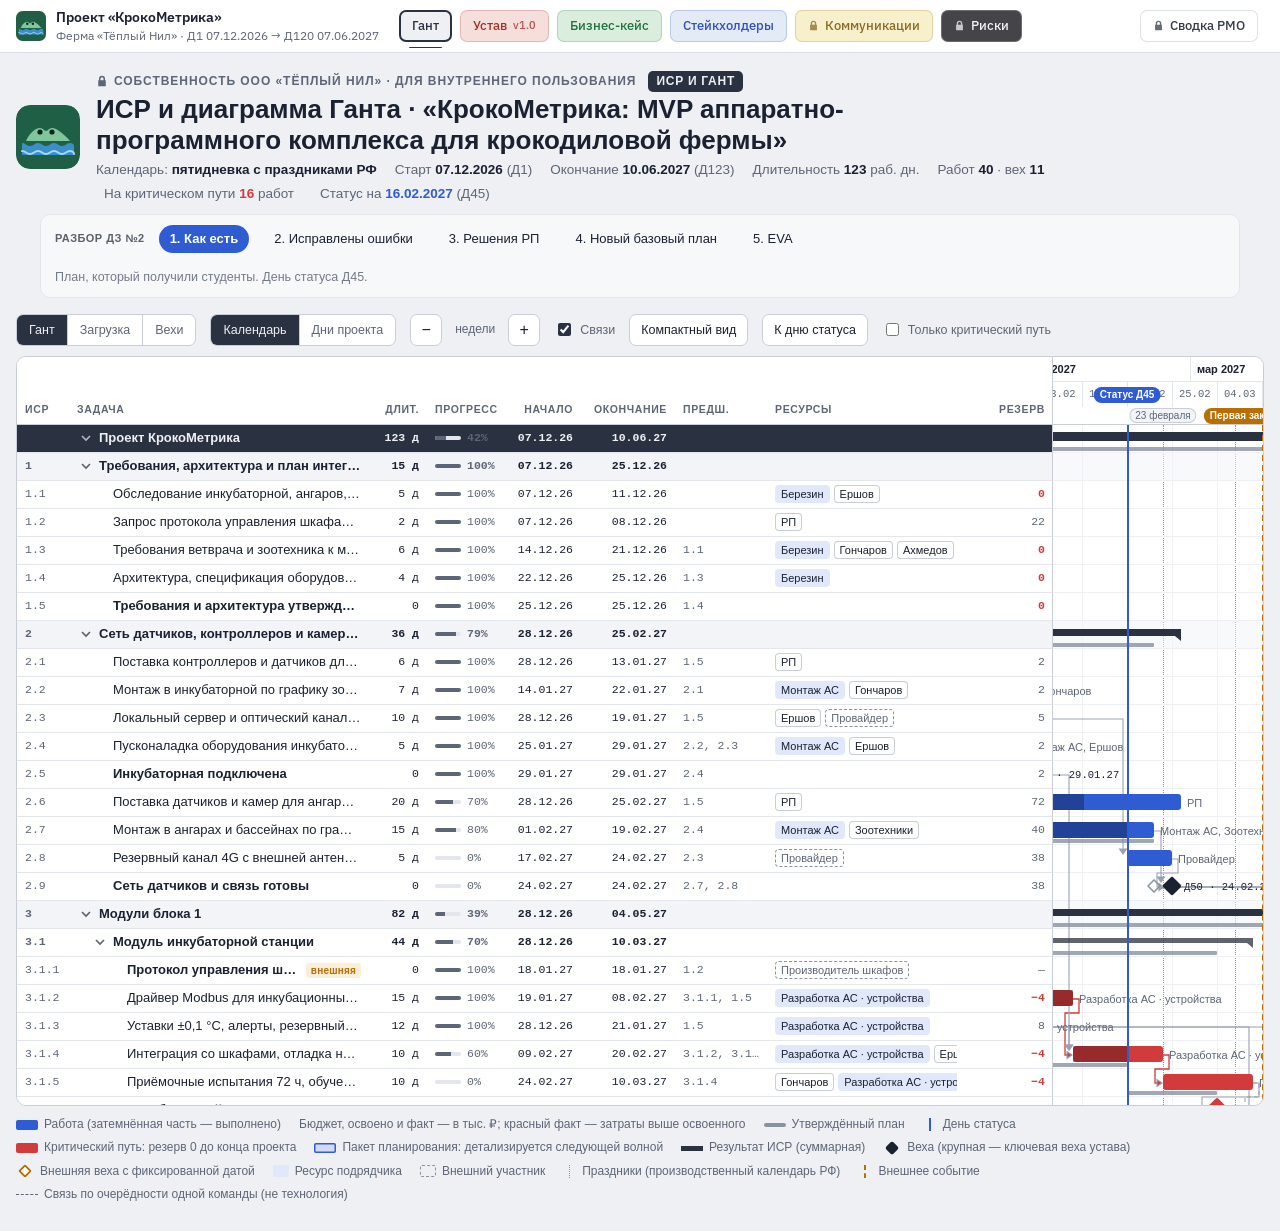
<file: gantt.html>
<!DOCTYPE html>
<html lang="ru">
<head>
<meta charset="utf-8">
<meta name="viewport" content="width=device-width,initial-scale=1,viewport-fit=cover">
<title>ИСР и Гант «КрокоМетрика» · версия ДЗ №2 (Д45)</title>
<meta name="claude:viewport-fit-sides" content="cover">
<link rel="icon" href="[data-uri]">
<style>
/* Layout: шапка документа → панель инструментов → рабочая область (таблица ИСР слева, шкала времени справа, обе прокручиваются вместе) → легенда */
:root{
  --page:#eef0f4; --bg:#ffffff; --surface:#ffffff; --surface-2:#f2f4f8; --hover:#f6f8fc; --sel:#fff4cc;
  --line:#e3e6ec; --rowline:#eef0f4; --line-strong:#c8cdd7;
  --ink:#1a2130; --ink-2:#5d6676; --ink-3:#8a92a1;
  --accent:#2f5bd3; --accent-soft:#e1e8fb; --dlc:#a3480f; --crit:#d13b3b; --crit-soft:#fbe3e3; --warn:#b86e00; --warn-soft:#fbefdc;
  --summary:#2a3140; --link:#9aa2b1; --tip-bg:#1a2130; --tip-fg:#f1f3f7;
  --f-ui:-apple-system,BlinkMacSystemFont,"SF Pro Text","Segoe UI",Roboto,"Helvetica Neue",Arial,sans-serif;
  --f-mono:"SF Mono",ui-monospace,"JetBrains Mono",Menlo,Consolas,monospace;
  --rh:28px; --dw:9px;
}
@media (prefers-color-scheme:dark){:root:not([data-theme="light"]){
  --page:#0e1117; --bg:#161a21; --surface:#161a21; --surface-2:#1c212a; --hover:#1a1f27; --sel:#2c2a1a;
  --line:#272d38; --rowline:#1e232c; --line-strong:#353c4a; --ink:#e6e9ef; --ink-2:#9aa3b3; --ink-3:#6e7787;
  --accent:#6189f0; --accent-soft:#1f2c4a; --dlc:#e08a4a; --crit:#f0625b; --crit-soft:#3a1f22; --warn:#e3a23d; --warn-soft:#3a2c14;
  --summary:#cdd3de; --link:#5f6878; --tip-bg:#e6e9ef; --tip-fg:#11141a; color-scheme:dark}}
:root[data-theme="dark"]{
  --page:#0e1117; --bg:#161a21; --surface:#161a21; --surface-2:#1c212a; --hover:#1a1f27; --sel:#2c2a1a;
  --line:#272d38; --rowline:#1e232c; --line-strong:#353c4a; --ink:#e6e9ef; --ink-2:#9aa3b3; --ink-3:#6e7787;
  --accent:#6189f0; --accent-soft:#1f2c4a; --dlc:#e08a4a; --crit:#f0625b; --crit-soft:#3a1f22; --warn:#e3a23d; --warn-soft:#3a2c14;
  --summary:#cdd3de; --link:#5f6878; --tip-bg:#e6e9ef; --tip-fg:#11141a; color-scheme:dark}
*{box-sizing:border-box}
[hidden]{display:none!important}
body{margin:0;background:var(--page);color:var(--ink);font-family:var(--f-ui);font-size:14px;line-height:1.45;
  padding-left:max(16px,env(safe-area-inset-left,0px));padding-right:max(16px,env(safe-area-inset-right,0px));padding-block:18px 28px}
button,input{font:inherit;color:inherit}
:focus-visible{outline:2px solid var(--accent);outline-offset:2px}
.mono{font-family:var(--f-mono);font-variant-numeric:tabular-nums}

.head{display:flex;gap:16px;align-items:center}
.logo{width:64px;height:64px;flex:none;border-radius:14px;background:url([data-uri]) center/contain no-repeat}
.head-main{min-width:0}
.eyebrow{display:flex;flex-wrap:wrap;align-items:center;gap:6px;font-size:12px;font-weight:600;letter-spacing:.08em;text-transform:uppercase;color:var(--ink-2)}
.eyebrow svg{width:12px;height:12px;fill:currentColor}
.doctype{margin-left:6px;padding:2px 8px;border-radius:5px;background:var(--summary);color:var(--page);letter-spacing:.06em}
h1{margin:2px 0 4px;font-size:clamp(19px,2.6vw,26px);line-height:1.2;font-weight:700;text-wrap:balance}
.facts{display:flex;flex-wrap:wrap;gap:4px 18px;color:var(--ink-2);font-size:13.5px}
.facts b{color:var(--ink);font-weight:600;font-variant-numeric:tabular-nums}
.facts .c b{color:var(--crit)}

.tb{display:flex;flex-wrap:wrap;gap:8px 14px;align-items:center;margin:16px 0 10px}
.seg{display:inline-flex;border:1px solid var(--line-strong);border-radius:7px;overflow:hidden;height:32px;background:var(--surface)}
.seg button{border:0;background:none;padding:0 12px;cursor:pointer;font-size:12.5px;color:var(--ink-2)}
.seg button+button{border-left:1px solid var(--line-strong)}
.seg button[aria-pressed="true"]{background:var(--summary);color:var(--page);font-weight:500}
.btn{height:32px;border:1px solid var(--line-strong);border-radius:7px;background:var(--surface);padding:0 11px;cursor:pointer;font-size:12.5px;display:inline-flex;align-items:center;gap:6px;white-space:nowrap}
.btn:hover{background:var(--hover)}
.btn[aria-pressed="true"]{background:var(--summary);color:var(--page);border-color:var(--summary)}
.btn.sq{width:32px;padding:0;justify-content:center;font-size:16px}
.zoom{display:inline-flex;align-items:center;gap:4px}
.zoom span{font-size:12px;color:var(--ink-2);min-width:58px;text-align:center}
.chk{display:inline-flex;align-items:center;gap:6px;font-size:12.5px;cursor:pointer;color:var(--ink-2)}
.chk input{accent-color:var(--summary)}
.grow{flex:1}

/* рабочая область */
.pane{position:relative;overflow:auto;max-height:calc(100vh - 150px);min-height:420px;background:var(--surface);border:1px solid var(--line-strong);border-radius:10px}
.grid{position:relative;width:calc(var(--lw) + var(--tw))}
.hdr{position:sticky;top:0;z-index:8;display:flex;height:68px;background:var(--surface);border-bottom:1px solid var(--line-strong)}
.lh{position:sticky;left:0;z-index:9;width:var(--lw);flex:none;display:grid;grid-template-columns:var(--cols);align-items:end;background:var(--surface);border-right:1px solid var(--line-strong);padding-bottom:7px}
.lh div{padding:0 8px;font-size:10.5px;letter-spacing:.06em;text-transform:uppercase;color:var(--ink-2);font-weight:600;white-space:nowrap;overflow:hidden;text-overflow:ellipsis}
.lh .r{text-align:right}
.th{width:var(--tw);flex:none;position:relative;overflow:hidden}
.th .r1,.th .r2{position:absolute;left:0;right:0;height:25px}
.th .r1{top:0;border-bottom:1px solid var(--line)} .th .r2{top:25px}
.th span{position:absolute;top:0;height:25px;line-height:25px;padding:0 6px;border-left:1px solid var(--line);white-space:nowrap;overflow:hidden;text-overflow:clip;font-size:11px;color:var(--ink-2)}
.th .r1 span{font-weight:600;color:var(--ink)}
.th .r2 span{font-family:var(--f-mono);font-size:10.5px}
.th .hol{position:absolute;top:51px;transform:translateX(-50%);font:500 10px/15px var(--f-ui);padding:0 6px;border-radius:8px;background:var(--surface-2);box-shadow:inset 0 0 0 1px var(--line-strong);color:var(--ink-2);white-space:nowrap;z-index:2;border:0;cursor:default}
.bgl .hl{position:absolute;top:0;bottom:0;width:0;border-left:1.5px dotted var(--ink-3)}
.sw.hl{width:0;height:13px;border-left:1.5px dotted var(--ink-3);border-radius:0;background:none;margin:0 6px}
.th .ext{position:absolute;top:51px;transform:translateX(-50%);font:600 10px/16px var(--f-ui);padding:0 6px;border-radius:8px;background:var(--warn);color:var(--surface);white-space:nowrap;z-index:2;cursor:default;border:0}

.body{position:relative}
.bgl{position:absolute;left:var(--lw);top:0;width:var(--tw);height:100%;pointer-events:none}
.bgl .wl{position:absolute;top:0;bottom:0;width:1px;background:var(--rowline)}
.bgl .wl.m{background:var(--line)}
.bgl .ex{position:absolute;top:0;bottom:0;width:0;border-left:2px dashed var(--warn);z-index:3}
.bgl .ex::after{content:"";position:absolute;left:0;top:0;bottom:0;width:22px;background:linear-gradient(90deg,var(--warn-soft),transparent);opacity:.7}
svg.links{position:absolute;left:var(--lw);top:0;pointer-events:none;overflow:visible;z-index:1}
.links path{fill:none;stroke:var(--link);stroke-width:1.1}
.links path.soft{stroke-dasharray:4 3}
.links path.crit{stroke:var(--crit);stroke-width:1.3}
.links .ah{fill:var(--link)} .links .ahc{fill:var(--crit)}

.row{display:flex;height:var(--rh);position:relative}
.lc{position:sticky;left:0;z-index:5;width:var(--lw);flex:none;display:grid;grid-template-columns:var(--cols);align-items:center;background:var(--surface);border-right:1px solid var(--line-strong);border-bottom:1px solid var(--line);font-size:13px}
.tl{width:var(--tw);flex:none;position:relative;border-bottom:1px solid var(--rowline)}
.row:hover .lc{background:var(--hover)}
.k-proj .lc,.k-proj:hover .lc{background:var(--summary);color:var(--page);font-weight:600}
.k-proj .lc .c{color:inherit}
.k-l1 .lc,.k-l1:hover .lc{background:var(--surface-2);font-weight:600}
.k-l1 .tl{background:color-mix(in srgb,var(--surface-2) 55%,transparent)}
.k-l2 .lc{font-weight:600}
.row.on .lc{background:var(--sel)} .row.on .tl{background:color-mix(in srgb,var(--sel) 60%,transparent)}
.c{padding:0 8px;white-space:nowrap;overflow:hidden;text-overflow:ellipsis;min-width:0}
.c.r{text-align:right}
.c.id{font-family:var(--f-mono);font-size:11.5px;color:var(--ink-2)}
.c.nm{display:flex;align-items:center;gap:4px}
.c.nm .t{overflow:hidden;text-overflow:ellipsis}
.c.dt,.c.du,.c.pr{font-family:var(--f-mono);font-size:11.5px;font-variant-numeric:tabular-nums}
.c.pr,.c.res{color:var(--ink-2);font-size:12px}
.c.pr{font-size:11.5px}
.caret{flex:none;width:18px;height:18px;border:0;background:none;padding:0;cursor:pointer;color:inherit;opacity:.7;display:grid;place-items:center;border-radius:4px}
.caret:hover{background:color-mix(in srgb,currentColor 12%,transparent)}
.caret svg{width:10px;height:10px;transition:transform .15s}
.caret[aria-expanded="false"] svg{transform:rotate(-90deg)}
.sp{flex:none;width:18px}
.tag{flex:none;font-size:10px;line-height:15px;padding:0 5px;border-radius:3px;font-weight:600;white-space:nowrap;letter-spacing:.02em}
.tag.wave{box-shadow:inset 0 0 0 1px var(--ink-3);color:var(--ink-2);font-weight:500}
.tag.loe{background:var(--surface-2);color:var(--ink-2)}
.tag.ext{background:var(--warn-soft);color:var(--warn)}
.tag.b1{background:color-mix(in srgb,var(--accent) 16%,transparent);color:var(--accent)} .tag.b2{box-shadow:inset 0 0 0 1px var(--accent);color:var(--accent);font-weight:500} .tag.b3{box-shadow:inset 0 0 0 1px var(--ink-3);color:var(--ink-2);font-weight:500}
.k-proj .tag{display:none}
.tag.dl{background:var(--crit-soft);color:var(--crit)}
.ms-n{font-weight:600}

.bar{position:absolute;top:calc(50% - 8px);height:16px;border-radius:3px;background:var(--accent);z-index:2;cursor:pointer}
.bar.crit{background:var(--crit)}
.bar.dlc{background:var(--dlc)}
.ms.dlc{background:var(--dlc)}
.bl.ms-l.dlc{color:var(--dlc);font-weight:600}
.links path.dlc{stroke:var(--dlc);stroke-width:1.3}
.links .ahd{fill:var(--dlc)}
.sw.dlc{background:var(--dlc)}
.bar.wave{background:color-mix(in srgb,var(--accent) 22%,var(--surface));box-shadow:inset 0 0 0 1.5px var(--accent);border-radius:3px}
.bar.wave::after{content:"";position:absolute;inset:3px;border-top:1.5px dashed color-mix(in srgb,var(--accent) 60%,transparent)}
.bar.wave.crit{background:color-mix(in srgb,var(--crit) 20%,var(--surface));box-shadow:inset 0 0 0 1.5px var(--crit)}
.bar.wave.crit::after{border-color:color-mix(in srgb,var(--crit) 60%,transparent)}
.bar.loe{background:repeating-linear-gradient(135deg,var(--ink-3) 0 2px,transparent 2px 7px);box-shadow:inset 0 0 0 1px var(--ink-3);height:12px;top:calc(50% - 6px)}
.bar:hover{filter:brightness(1.08)}
.bbar{position:absolute;top:calc(50% + 9px);height:4px;border-radius:1px;background:var(--ink-3);opacity:.8;z-index:1;pointer-events:none}
.bms{position:absolute;top:calc(50% - 5px);width:10px;height:10px;margin-left:-5px;transform:rotate(45deg);box-shadow:inset 0 0 0 1.5px var(--ink-3);z-index:1;pointer-events:none}
.bgl .stl{position:absolute;top:0;bottom:0;width:0;border-left:2px solid var(--accent);z-index:3}
.th .ext.stb{background:var(--accent);top:30px;z-index:3}
.facts .st b{color:var(--accent)}
.sw.base{height:4px;background:var(--ink-3)} .sw.stl{width:0;height:13px;border-left:2px solid var(--accent);border-radius:0;background:none;margin:0 6px}
.ld{position:absolute;top:6px;bottom:6px;border-radius:2px;background:var(--accent-soft);font:500 10px/16px var(--f-mono);text-align:center;color:var(--ink);overflow:hidden;z-index:2;cursor:default}
.ld.full{background:color-mix(in srgb,var(--accent) 40%,var(--accent-soft))}
.ld.ovr{background:var(--crit);color:#fff}

.c.money{font-size:11.5px;color:var(--ink-2)} .c.money.over{color:var(--crit);font-weight:600}
.k-proj .c.money,.k-proj .c.money.over{color:inherit}
.pane.evmode{max-height:none;overflow:visible;background:none;border:0;min-height:0}
.pane.evmode .grid{width:auto}
.evm{display:flex;flex-direction:column;gap:16px;max-width:1240px}
.evm h2{margin:0;font-size:18px} .evsub{margin:4px 0 0;color:var(--ink-2);font-size:13px;max-width:110ch}
.budget{background:var(--surface);border:1px solid var(--line-strong);border-radius:10px;padding:12px 14px;display:flex;flex-direction:column;gap:8px}
.budget .bh{display:flex;flex-wrap:wrap;gap:4px 14px;align-items:baseline} .budget .bh b{font-size:15px} .budget .bh span{color:var(--ink-2);font-size:12.5px}
.bbarw{display:flex;height:12px;border-radius:6px;overflow:hidden;background:var(--line)} .bbarw i{display:block;height:100%}
.budget ul{list-style:none;margin:0;padding:0;display:flex;flex-direction:column;gap:3px;font-size:12.5px}
.budget li i{display:inline-block;width:10px;height:10px;border-radius:2px;margin-right:6px;vertical-align:-1px} .budget li b{font-family:var(--f-mono);margin-right:4px} .budget li span{color:var(--ink-2)}
.kpis{display:grid;grid-template-columns:repeat(auto-fill,minmax(150px,1fr));gap:8px}
.kpi{background:var(--surface);border:1px solid var(--line-strong);border-radius:9px;padding:10px 12px}
.kpi .k{font-size:11px;letter-spacing:.06em;text-transform:uppercase;color:var(--ink-2);font-weight:600}
.kpi .v{font:600 18px/1.3 var(--f-mono);margin-top:2px;font-variant-numeric:tabular-nums}
.kpi .n{font-size:11.5px;color:var(--ink-3)}
.ix{font-family:var(--f-mono);font-weight:600} .ix.good{color:#1f8a4c} .ix.warn{color:var(--warn)} .ix.bad{color:var(--crit)}
.chartbox{position:relative;background:var(--surface);border:1px solid var(--line-strong);border-radius:10px;padding:10px 12px}
.clegend{display:flex;flex-wrap:wrap;gap:6px 16px;font-size:12px;color:var(--ink-2);margin-bottom:4px}
.clegend i{display:inline-block;width:22px;border-top:2px solid;vertical-align:middle;margin-right:6px}
#scurve{width:100%;display:block}
#scurve .gl{stroke:var(--rowline)} #scurve .ax{font:10.5px var(--f-mono);fill:var(--ink-3)} #scurve .lbl{font:600 11px var(--f-ui)}
.ctip{position:absolute;z-index:5;background:var(--tip-bg);color:var(--tip-fg);border-radius:6px;padding:7px 9px;font-size:11.5px;pointer-events:none;min-width:150px}
.ctip div{display:flex;justify-content:space-between;gap:12px;font-family:var(--f-mono)}
.tblwrap{overflow:auto;background:var(--surface);border:1px solid var(--line-strong);border-radius:10px}
table.evt{border-collapse:collapse;width:100%;font-size:12.5px}
.evt th{position:sticky;top:0;background:var(--surface-2);text-align:right;padding:7px 10px;font-size:10.5px;letter-spacing:.05em;text-transform:uppercase;color:var(--ink-2);white-space:nowrap;border-bottom:1px solid var(--line-strong)}
.evt th:first-child,.evt td:first-child{text-align:left}
.evt td{padding:6px 10px;border-bottom:1px solid var(--line);text-align:right;font-family:var(--f-mono);font-variant-numeric:tabular-nums;white-space:nowrap}
.evt td:first-child{font-family:var(--f-ui);white-space:normal;min-width:260px}
.evt tr.l0 td{font-weight:700;background:var(--surface-2)} .evt .cd{display:inline-block;min-width:34px;color:var(--ink-3);font-family:var(--f-mono);font-size:11px}
.evt .neg{color:var(--crit)} .evt .pos{color:#1f8a4c}
.evnote{font-size:12.5px;color:var(--ink-2);margin:0;max-width:120ch}
:root{--s-pv:#6b7280;--s-ev:#2f5bd3;--s-ac:#d13b3b}
.k-res .lc{font-size:13px} .pk.ovr{color:var(--crit);font-weight:700}
.sw.ld1{background:var(--accent-soft)} .sw.ld2{background:color-mix(in srgb,var(--accent) 40%,var(--accent-soft))} .sw.ld3{background:var(--crit)}
.sbar{position:absolute;top:calc(50% - 5px);height:7px;background:var(--summary);z-index:2;cursor:pointer}
.sbar::before,.sbar::after{content:"";position:absolute;top:100%;border-top:5px solid var(--summary)}
.sbar::before{left:0;border-right:6px solid transparent}
.sbar::after{right:0;border-left:6px solid transparent}
.k-l2 .sbar,.k-l3 .sbar{height:5px;top:calc(50% - 4px);opacity:.75}
.k-proj .sbar{height:9px;top:calc(50% - 6px)}
.ms{position:absolute;top:calc(50% - 7px);width:14px;height:14px;margin-left:-7px;transform:rotate(45deg);background:var(--ink);z-index:3;cursor:pointer;border-radius:2px}
.ms.crit{background:var(--crit)}
.ms.l1{width:18px;height:18px;margin-left:-9px;top:calc(50% - 9px)}
.ms.ext{background:var(--surface);box-shadow:inset 0 0 0 2px var(--warn)}
.dln{position:absolute;top:2px;bottom:2px;width:0;border-left:2px solid var(--crit);z-index:2;cursor:pointer}
.dln::before{content:"";position:absolute;left:-6px;top:-1px;border:5px solid transparent;border-top:7px solid var(--crit);border-bottom:0}
.bl{position:absolute;top:0;line-height:var(--rh);font-size:11px;color:var(--ink-2);white-space:nowrap;pointer-events:none;z-index:2}
.bl.ms-l{font-family:var(--f-mono);font-size:10.5px;color:var(--ink)}
.bl.ms-l.crit{color:var(--crit);font-weight:600}
.dim{opacity:.25}

.foot{display:flex;flex-wrap:wrap;gap:6px 18px;font-size:12px;color:var(--ink-2);align-items:center;margin-top:10px}
.lg{display:inline-flex;align-items:center;gap:6px;white-space:nowrap}
.sw{width:22px;height:10px;border-radius:2px;background:var(--accent);display:inline-block;flex:none}
.sw.crit{background:var(--crit)}
.sw.wave{background:color-mix(in srgb,var(--accent) 22%,var(--surface));box-shadow:inset 0 0 0 1.5px var(--accent)}
.sw.ham{background:color-mix(in srgb,var(--ink-3) 30%,var(--surface));border:1.5px dotted var(--ink);border-radius:0;height:9px}
.hbar{position:absolute;top:calc(50% - 6px);height:12px;background:color-mix(in srgb,var(--ink-3) 30%,var(--surface));border:2px dotted var(--ink);z-index:2;cursor:pointer}
.pct{display:flex;align-items:center;gap:6px;font-family:var(--f-mono);font-size:11.5px;color:var(--ink-2)}
.pm{width:26px;height:4px;border-radius:2px;background:var(--line);overflow:hidden;flex:none}
.pm i{display:block;height:100%;background:var(--ink-2)}
.bar .done{position:absolute;left:0;top:0;bottom:0;background:rgb(0 0 0 / .28)}
.c.rs{display:flex;gap:4px;align-items:center;overflow:hidden}
.chip{display:inline-flex;align-items:center;flex:none;height:18px;padding:0 6px;border-radius:4px;font-size:11px;line-height:1;white-space:nowrap;box-shadow:inset 0 0 0 1px var(--line-strong);color:var(--ink)}
.chip.contractor{background:var(--accent-soft);box-shadow:none}
.chip.external{box-shadow:none;outline:1px dashed var(--ink-3);outline-offset:-1px;color:var(--ink-2)}
.chip.more{box-shadow:none;color:var(--ink-2);padding:0 2px}
.c.sl{font-family:var(--f-mono);font-size:11.5px;color:var(--ink-2)}
.c.sl .z{color:var(--crit);font-weight:600}
.c.sl .d{color:var(--dlc);font-weight:600}
.sw.chc{width:16px;height:12px;background:var(--accent-soft)} .sw.che{width:16px;height:12px;background:none;outline:1px dashed var(--ink-3);outline-offset:-1px}
.sw.loe{background:repeating-linear-gradient(135deg,var(--ink-3) 0 2px,transparent 2px 6px);box-shadow:inset 0 0 0 1px var(--ink-3)}
.sw.sum{height:5px;background:var(--summary);border-radius:0}
.sw.msd{width:10px;height:10px;transform:rotate(45deg);background:var(--ink);margin:0 4px}
.sw.msx{width:10px;height:10px;transform:rotate(45deg);background:var(--surface);box-shadow:inset 0 0 0 2px var(--warn);margin:0 4px}
.sw.dlm{width:0;height:13px;border-left:2px solid var(--crit);border-radius:0;background:none;margin:0 6px}
.sw.sq{width:22px;height:0;border-top:1.5px dashed var(--ink-2);border-radius:0;background:none}
.sw.ex{width:0;height:13px;border-left:2px dashed var(--warn);border-radius:0;background:none;margin:0 6px}
.note{margin:10px 0 0;font-size:12.5px;color:var(--ink-2);max-width:110ch}
.note b{color:var(--ink)}

.tip{position:fixed;z-index:50;background:var(--tip-bg);color:var(--tip-fg);border-radius:7px;padding:9px 11px;font-size:12px;max-width:340px;pointer-events:none;box-shadow:0 6px 24px rgb(0 0 0 / .22)}
.tip h4{margin:0 0 5px;font-size:12.5px;font-weight:600;line-height:1.3}
.tip dl{margin:0;display:grid;grid-template-columns:auto 1fr;gap:2px 10px}
.tip dt{opacity:.65} .tip dd{margin:0}
.tip p{margin:6px 0 0;opacity:.85;line-height:1.35}
@media (max-width:640px){.head{align-items:flex-start}.logo{width:48px;height:48px}.lc,.lh{position:relative}.pane{max-height:none}}

/* вид «Вехи» */
.msr .tl{overflow:visible}
.msd2{position:absolute;top:50%;width:12px;height:12px;margin:-6px 0 0 -6px;transform:rotate(45deg);z-index:3;border:2px solid var(--ink-3);background:var(--surface)}
.msd2.l1{width:16px;height:16px;margin:-8px 0 0 -8px}
.msd2.ok{border-color:#2c8a4e;background:var(--surface)}.msd2.ok.done{background:#2c8a4e}
.msd2.warn{border-color:var(--warn);background:var(--warn)}
.msd2.bad{border-color:var(--crit);background:var(--crit)}
.msd2.mb{border-style:dashed;background:transparent;z-index:2}
.msd2.lgc{border-style:dotted;border-color:var(--crit);background:transparent;z-index:2}
.msln{position:absolute;top:50%;height:2px;margin-top:-1px;z-index:2}
.msln.warn{background:var(--warn)}.msln.bad{background:var(--crit)}
.mspc{position:absolute;top:-1px;transform:translateX(-50%);font:600 9.5px/1 var(--f-mono);color:var(--ink-2);z-index:3;white-space:nowrap}
.msdl{position:absolute;top:4px;bottom:4px;width:0;border-left:2px solid var(--crit);z-index:3}
.msdl::after{content:"";position:absolute;top:0;left:-5px;width:8px;border-top:2px solid var(--crit)}
.mst{font-size:12px;font-weight:600}.mst.ok{color:#2c8a4e}.mst.warn{color:var(--warn)}.mst.bad{color:var(--crit)}
.mlvl{display:inline-grid;place-items:center;width:18px;height:18px;border-radius:4px;font:600 11px/1 var(--f-mono);background:var(--surface-2)}
.mlvl.l1{background:var(--summary);color:var(--page)}
.msk{display:inline-block;width:10px;height:10px;transform:rotate(45deg);border:2px solid var(--ink-3);margin-right:6px;vertical-align:-1px}
.msk.mb{border-style:dashed}.msk.ok{border-color:#2c8a4e;background:#2c8a4e}.msk.warn{border-color:var(--warn);background:var(--warn)}.msk.bad{border-color:var(--crit);background:var(--crit)}

.panew{position:relative}
.lwh{position:absolute;top:1px;bottom:1px;width:9px;margin-left:-4px;cursor:col-resize;z-index:12;touch-action:none}
.lwh::after{content:'';position:absolute;left:3px;top:0;bottom:0;width:3px;border-radius:2px;background:transparent;transition:background .15s}
.lwh:hover::after,.lwh.drag::after{background:var(--accent)}
.lh,.lc{overflow:hidden}
body.lwdrag{cursor:col-resize;user-select:none}
</style>
<style>
.steps{display:flex;flex-wrap:wrap;align-items:center;gap:6px 14px;margin:10px 24px 0;padding:10px 14px;border:1px solid var(--line,#d9dde5);border-radius:10px;background:var(--panel,#f7f8fa);font-size:13px}
.steps .lbl{font-weight:700;letter-spacing:.04em;text-transform:uppercase;font-size:11px;opacity:.7}
.steps a{color:inherit;text-decoration:none;padding:4px 10px;border-radius:999px;border:1px solid transparent}
.steps a:hover{border-color:var(--line,#d9dde5)}
.steps a[aria-current]{background:var(--accent,#2f6fdf);color:#fff;font-weight:600}
.steps .note{flex-basis:100%;opacity:.85;line-height:1.4}
</style>
</head>
<body>
<km-shell page="gantt" bleed></km-shell>
<header class="head">
  <div class="logo" role="img" aria-label="Логотип фермы «Тёплый Нил»"></div>
  <div class="head-main">
    <div class="eyebrow"><svg viewBox="0 0 16 16" aria-hidden="true"><path d="M4 7V5a4 4 0 1 1 8 0v2h1v8H3V7h1zm2 0h4V5a2 2 0 1 0-4 0v2z"/></svg>Собственность ООО «Тёплый Нил» · Для внутреннего пользования<span class="doctype">ИСР и Гант</span></div>
    <h1>ИСР и диаграмма Ганта · «КрокоМетрика: MVP аппаратно-программного комплекса для крокодиловой фермы»</h1>
    <div class="facts" id="facts"></div>
  </div>
</header>
<nav class="steps" aria-label="Шаги разбора ДЗ №2"><span class="lbl">Разбор ДЗ №2</span><a href="gantt.html" aria-current="page">1. Как есть</a> <a href="gantt-dz2-s2.html">2. Исправлены ошибки</a> <a href="gantt-dz2-s3.html">3. Решения РП</a> <a href="gantt-dz2-s4.html">4. Новый базовый план</a> <a href="gantt-dz2-s5.html">5. EVA</a><span class="note">План, который получили студенты. День статуса Д45.</span></nav>


<div class="tb" role="toolbar" aria-label="Вид диаграммы">
  <div class="seg" id="view" aria-label="Вид">
    <button type="button" data-v="gantt" aria-pressed="true">Гант</button>
    <button type="button" data-v="load" aria-pressed="false">Загрузка</button>
    <button type="button" data-v="evm" aria-pressed="false" class="evbtn">EVA</button>
    <button type="button" data-v="ms" aria-pressed="false">Вехи</button>
  </div>
  <div class="seg monly" id="mlv" aria-label="Уровень вех" hidden>
    <button type="button" data-ml="1" aria-pressed="false">Уровень 1</button>
    <button type="button" data-ml="2" aria-pressed="true">Уровни 1–2</button>
  </div>
  <div class="seg gonly" id="scale" aria-label="Шкала">
    <button type="button" data-s="cal" aria-pressed="true">Календарь</button>
    <button type="button" data-s="dn" aria-pressed="false">Дни проекта</button>
  </div>
  <div class="zoom"><button class="btn sq" type="button" id="zout" aria-label="Мельче">−</button><span id="zl"></span><button class="btn sq" type="button" id="zin" aria-label="Крупнее">+</button></div>
  <div class="seg gonly" id="lvl" aria-label="Уровень ИСР">
    <button type="button" data-l="1">Результаты и ключевые вехи</button>
    <button type="button" data-l="9" aria-pressed="true">Все работы</button>
  </div>
  <label class="chk gonly"><input type="checkbox" id="lk" checked>Связи</label>
  <button class="btn gonly" type="button" id="cmp" aria-pressed="false" title="Скрыть столбцы «Начало», «Окончание», «Предш.» и «Ресурсы»">Компактный вид</button>
  <button class="btn gonly" type="button" id="tost" hidden title="Прокрутить шкалу к дню статуса">К дню статуса</button>
  <label class="chk gonly"><input type="checkbox" id="cp">Только критический путь</label>
</div>

<div class="panew"><div class="pane" id="pane"><div class="grid" id="grid"></div></div><div class="lwh" id="lwh" title="Потяните, чтобы сузить или расширить таблицу слева. Двойной щелчок — вернуть ширину" hidden></div></div>

<div class="foot" id="foot">
  <span class="lg"><i class="sw"></i>Работа (затемнённая часть — выполнено)</span>
  <span class="lg">Бюджет, освоено и факт — в тыс. ₽; красный факт — затраты выше освоенного</span>
  <span class="lg bonly"><i class="sw base"></i>Утверждённый план</span>
  <span class="lg bonly"><i class="sw stl"></i>День статуса</span>
  <span class="lg"><i class="sw crit"></i>Критический путь: резерв 0 до конца проекта</span>
  <span class="lg" data-need="dlc"><i class="sw dlc"></i>Около-критический путь</span>
  <span class="lg" data-need="wave"><i class="sw wave"></i>Пакет планирования: детализируется следующей волной</span>
  <span class="lg"><i class="sw sum"></i>Результат ИСР (суммарная)</span>
  <span class="lg"><i class="sw msd"></i>Веха (крупная — ключевая веха устава)</span>
  <span class="lg" data-need="fix"><i class="sw msx"></i>Внешняя веха с фиксированной датой</span>
  <span class="lg" data-need="dl"><i class="sw dlm"></i>Крайний срок</span>
  <span class="lg"><i class="sw chc"></i>Ресурс подрядчика</span>
  <span class="lg"><i class="sw che"></i>Внешний участник</span>
  <span class="lg"><i class="sw hl"></i>Праздники (производственный календарь РФ)</span>
  <span class="lg"><i class="sw ex"></i>Внешнее событие</span>
  <span class="lg" data-need="sq"><i class="sw sq"></i>Связь по очерёдности одной команды (не технология)</span>
  <span class="lg" data-need="ham"><i class="sw ham"></i>Гамак: управление проектом на всё время проекта</span>
</div>
<div class="foot" id="footm" hidden>
  <span class="lg"><i class="msk mb"></i>Утверждённый план</span>
  <span class="lg"><i class="msk ok"></i>Прогноз: в срок или достигнута (закрашена)</span>
  <span class="lg"><i class="msk warn"></i>Отставание в пределах допуска устава (до 5 раб. дн.)</span>
  <span class="lg"><i class="msk bad"></i>Отставание больше допуска или позже крайнего срока</span>
  <span class="lg"><i class="sw dlm"></i>Крайний срок</span>
  <span class="lg"><i class="msk" style="border-style:dotted;border-color:var(--crit)"></i>Где наступит веха по логике плана, если её дата закреплена вручную</span>
  <span class="lg">Процент над ромбом — готовность результата ИСР, который закрывает веха</span>
</div>
<div class="foot" id="footl" hidden>
  <span class="lg"><i class="sw ld1"></i>Загрузка ниже ёмкости</span>
  <span class="lg"><i class="sw ld2"></i>Загрузка равна ёмкости</span>
  <span class="lg"><i class="sw ld3"></i>Перегрузка: работ больше, чем ресурс может вести одновременно</span>
  <span class="lg">Цифра — сколько работ одновременно стоит на ресурсе; ёмкость — сколько он может вести параллельно</span>
</div>
<div class="tip" id="tip" hidden></div>

<script src="data/project.js" charset="utf-8"></script>
<script src="js/plan-engine.js" charset="utf-8"></script>
<script>window.KM_NO_EVA=true;</script>
<script src="data/plan.js" charset="utf-8"></script>
<script src="js/dates.js" charset="utf-8"></script>
<script src="js/shell.js" charset="utf-8"></script>
<script>
(()=>{
const P=window.KM_PROJECT, DT=window.KM_DATES, R0=KM_ENGINE.model(window.KM_PLAN_SRC), M=R0.M, D=R0.D, by=D.by, END=D.END, BASE=R0.base, ST=R0.status, STU=!!window.KM_GANTT_STUDENT;
const MON=['янв','фев','мар','апр','май','июн','июл','авг','сен','окт','ноя','дек'];
const $=s=>document.querySelector(s), esc=s=>String(s??'').replace(/[&<>"]/g,c=>({'&':'&amp;','<':'&lt;','>':'&gt;','"':'&quot;'}[c]));
const p2=x=>String(x).padStart(2,'0');
const dd=k=>{const d=DT.D(DT.wd(k));return p2(d.getUTCDate())+'.'+p2(d.getUTCMonth()+1)+'.'+String(d.getUTCFullYear()).slice(2)};
const S={mlv:2,view:'gantt',scale:'cal',dw:9,lvl:9,links:true,cols:innerWidth>=1280,cp:false,col:new Set()};
$('#cmp').setAttribute('aria-pressed',String(!S.cols));
const PROJ={code:'',name:M.result||P.full||P.name,kind:'sum',es:0,ef:END,dur:END,depth:0,kids:M.items.filter(t=>!t.parent).map(t=>t.code)};
const sDay=t=>t.kind==='ms'?t.ef:t.es+1, fDay=t=>t.ef;
const BASEP=R0.hasBase?{es:Math.min(...Object.values(BASE).map(b=>b.es)),ef:Math.max(...Object.values(BASE).map(b=>b.ef))}:null;
{const lv=D.net.filter(t=>t.kind==='task'),w=lv.reduce((a,t)=>a+t.dur,0); PROJ.pct=w?Math.round(lv.reduce((a,t)=>a+t.dur*t.pct,0)/w):0;}
const isCrit=t=>!!t.crit;
const RES={}; (M.resources||[]).forEach(r=>RES[r.id]=r);
const PR=KM_ENGINE.parseRes, EV=R0.ev;
const chips=s=>{const a=PR(s); if(!a.length)return '';
  return a.map(x=>{const r=RES[x.id]; return `<span class="chip ${r?r.type:''}" title="${esc(r?r.name:x.id)}">${esc(x.id)}${x.u!==1?' ×'+String(x.u).replace('.',','):''}</span>`;}).join('');};
/* деньги */
const tr=n=>Math.round(n/1000).toLocaleString('ru-RU');
const mln=n=>(n/1e6).toLocaleString('ru-RU',{minimumFractionDigits:2,maximumFractionDigits:2})+' млн ₽';
const sgn=n=>(n<0?'−':n>0?'+':'')+mln(Math.abs(n));
const evOf=t=>t.code===''?EV.P:(t.kind==='task'||t.kind==='loe'?t.evm:EV.rows[t.code]);
const slackCell=t=>{
  if(t.kind==='loe'||t.kind==='ham'||t.kind==='sum'||t.code==='')return '';
  if(t.fix!=null)return '<span title="Внешняя веха с фиксированной датой">—</span>';
  if(t.slack==null)return '';
  const main=t.slack<=0?`<span class="z">${t.slack<0?'−'+(-t.slack):0}</span>`:String(t.slack);
  if(t.dslack!=null&&t.dslack<t.slack)return `<span title="Резерв до конца проекта ${t.slack} д; запас до жёсткого срока ${t.dslack} д"><span class="${t.dslack<=0?'d':''}">${t.dslack}</span><small> до срока</small></span>`;
  return main;};
const predTxt=t=>{const s=t.soft||new Set(), h=(t.pc||[]).filter(c=>!s.has(c)); return h.join(', ')+(s.size?(h.length?'; ':'')+'очер. '+[...s].join(', '):'');};
const hasCrit=t=>(t.kind==='sum'||t.kind==='ham')?t.kids.some(c=>hasCrit(by[c])):isCrit(t);

/* факты в шапке */
const leaves=M.items.filter(t=>t.kind==='task'), mss=M.items.filter(t=>t.kind==='ms');
const cpN=D.net.filter(t=>t.crit&&t.kind==='task').length;
$('#facts').innerHTML=`<span title="Праздники и переносы — по постановлениям Правительства РФ на 2026 и 2027 годы">Календарь: <b>пятидневка с праздниками РФ</b></span><span>Старт <b>${DT.fmt(DT.wd(1))}</b> (Д1)</span><span>Окончание <b>${DT.fmt(DT.wd(END))}</b> (Д${END})</span>`+
  `<span>Длительность <b>${END}</b> раб. дн.</span><span>Работ <b>${leaves.length}</b> · вех <b>${mss.length}</b></span>`+
  `<span class="c">На критическом пути <b>${cpN}</b> работ</span>`+(ST!=null?`<span class="st">Статус на <b>${DT.fmt(DT.wd(ST))}</b> (Д${ST})</span>`:'')+(!STU&&D.problems.length?`<span class="c"><b>Ошибки плана: ${D.problems.length}</b></span>`:'');
const ext=M.ext[0];

/* видимые строки */
function rows(){
  const out=[{t:PROJ,lv:0}];
  const walk=(codes,lv)=>codes.forEach(c=>{const t=by[c];
    if(S.lvl===1&&!(t.kind==='sum'||t.kind==='ham'||(t.kind==='ms'&&t.ml===1)))return;
    if(S.cp&&!hasCrit(t))return;
    out.push({t,lv});
    if((t.kind==='sum'||t.kind==='ham')&&!S.col.has(t.code))walk(t.kids,lv+1);
  });
  if(!S.col.has(''))walk(PROJ.kids,1);
  return out;
}
const NOEV=!!window.KM_NO_EVA, MONEY=c=>!(NOEV&&/\((BAC|EV|AC)\)/.test(c[0]));
const COLS=()=>(S.cols?[['ИСР','52px'],['Задача','minmax(240px,300px)'],['Длит.','58px','r'],['Прогресс','82px'],['Начало','72px','r'],['Окончание','94px','r'],['Предш.','92px'],['Ресурсы','190px'],['Резерв','96px','r'],['Бюджет<br>(BAC)','84px','r'],['Освоено<br>(EV)','84px','r'],['Факт<br>(AC)','80px','r']]
                     :[['ИСР','52px'],['Задача',innerWidth<700?'minmax(160px,200px)':'minmax(200px,340px)'],['Длит.','58px','r'],['Прогресс','82px'],['Резерв','96px','r'],['Бюджет<br>(BAC)','84px','r'],['Освоено<br>(EV)','84px','r'],['Факт<br>(AC)','80px','r']]).filter(MONEY);
const CARET='<svg viewBox="0 0 10 10"><path d="M1 3l4 4 4-4" fill="none" stroke="currentColor" stroke-width="1.6"/></svg>';

/* ручка ширины левой таблицы (только вид «Гант»): ширина запоминается в браузере */
const LWMIN=110; let LWN=0, LWU=null; try{LWU=parseInt(localStorage.getItem('km-gantt-lw'))||null;}catch(e){}
function placeLwh(w){const h=$('#lwh'); if(!h)return; h.hidden=S.view!=='gantt'; h.style.left=w+'px';}
function setLw(w,save){ LWU=w==null?null:Math.round(w); try{ if(save){ LWU==null?localStorage.removeItem('km-gantt-lw'):localStorage.setItem('km-gantt-lw',LWU);} }catch(e){}
  const lwe=LWU?Math.max(LWMIN,Math.min(LWU,LWN)):LWN; $('#grid').style.setProperty('--lw',lwe+'px'); placeLwh(lwe); }
(()=>{ const h=$('#lwh'); let x0=0,w0=0,on=false;
  h.addEventListener('pointerdown',e=>{on=true; x0=e.clientX; w0=parseInt(getComputedStyle($('#grid')).getPropertyValue('--lw'))||LWN; h.setPointerCapture(e.pointerId); h.classList.add('drag'); document.body.classList.add('lwdrag'); e.preventDefault();});
  h.addEventListener('pointermove',e=>{ if(!on)return; setLw(Math.max(LWMIN,Math.min(LWN,w0+e.clientX-x0)),false); });
  const end=()=>{ if(!on)return; on=false; h.classList.remove('drag'); document.body.classList.remove('lwdrag'); setLw(LWU,true); };
  h.addEventListener('pointerup',end); h.addEventListener('pointercancel',end);
  h.addEventListener('dblclick',()=>setLw(null,true));
})();
function render(){
  {const h=$('#lwh'); if(h&&S.view!=='gantt')h.hidden=true;}
  document.querySelectorAll('.gonly').forEach(el=>el.hidden=S.view!=='gantt');
  $('#tost').hidden=S.view!=='gantt'||ST==null;
  $('#foot').hidden=S.view!=='gantt'; $('#footl').hidden=S.view!=='load'; $('#footm').hidden=S.view!=='ms';
  document.querySelectorAll('.monly').forEach(el=>el.hidden=S.view!=='ms');
  $('#pane').classList.toggle('evmode',S.view==='evm');
  if(S.view==='load')return renderLoad();
  if(S.view==='ms')return renderMs();
  if(S.view==='evm')return renderEvm();
  const cols=COLS(), lw=cols.reduce((a,c)=>a+(parseInt(c[1].replace('minmax(','').split(',').pop())||0),0);
  const dw=S.dw, LAST=Math.ceil((Math.max(END,...M.ext.map(e=>e.day))+12)/5)*5, tw=LAST*dw, x=k=>k*dw;
  const g=$('#grid'); g.style.setProperty('--cols',cols.map(c=>c[1].startsWith('minmax')?c[1].split(',').pop().replace(')',''):c[1]).join(' '));
  LWN=lw; const lwe=LWU?Math.max(LWMIN,Math.min(LWU,lw)):lw; placeLwh(lwe);
  g.style.setProperty('--lw',lwe+'px'); g.style.setProperty('--tw',tw+'px'); g.style.setProperty('--dw',dw+'px');
  $('#zl').textContent=dw>=16?'дни':dw>=8?'недели':'месяцы';
  /* шкала */
  let r1='',r2='';
  if(S.scale==='cal'){
    let k=1; while(k<=LAST){const d=DT.D(DT.wd(k)),m=d.getUTCMonth(),y=d.getUTCFullYear(); let j=k; while(j+1<=LAST){const e=DT.D(DT.wd(j+1)); if(e.getUTCMonth()!==m)break; j++;}
      r1+=`<span style="left:${x(k-1)}px;width:${x(j-k+1)}px">${MON[m]} ${dw*(j-k+1)>70?y:''}</span>`; k=j+1;}
    for(let k=1;k<=LAST;k+=5){const d=DT.D(DT.wd(k)); r2+=`<span style="left:${x(k-1)}px;width:${x(5)}px">${dw*5>=40?p2(d.getUTCDate())+'.'+p2(d.getUTCMonth()+1):dw*5>=18?d.getUTCDate():''}</span>`;}
  } else {
    const step=dw*5>=48?5:dw*5>=22?10:20;
    for(let k=1;k<=LAST;k+=step*2)r1+=`<span style="left:${x(k-1)}px;width:${x(step*2)}px">Нед. ${(k-1)/5+1}–${(k-1)/5+step*2/5}</span>`;
    for(let k=1;k<=LAST;k+=step)r2+=`<span style="left:${x(k-1)}px;width:${x(step)}px">Д${k}</span>`;
  }
  /* праздники: разрывы между соседними рабочими днями, в которые попал нерабочий будний день */
  const HN={'12-31':'Новый год','01-01':'Новый год','01-04':'Новый год','02-22':'23 февраля','02-23':'23 февраля','03-08':'8 марта','05-01':'1 мая','05-03':'1 мая','05-10':'9 мая','05-11':'9 мая','06-12':'12 июня','06-14':'12 июня','11-04':'4 ноября','11-05':'4 ноября'};
  const gaps=[]; for(let k=2;k<=LAST;k++){const a=DT.wd(k-1),b=DT.wd(k),off=[]; for(let n=a+1;n<b;n++){const w=(new Date(n*864e5).getUTCDay()+6)%7; if(w<5)off.push(n);} if(off.length){const d=DT.D(off[0]),key=p2(d.getUTCMonth()+1)+'-'+p2(d.getUTCDate()); gaps.push({k:k-1,off,name:HN[key]||'праздник'});}}
  const holH=gaps.map(gp=>`<button class="hol" data-hol="${gp.off.map(n=>DT.fmt(n)).join(', ')}" data-hn="${esc(gp.name)}" style="left:${x(gp.k)}px">${esc(gp.name)}</button>`).join('');
  const stH=ST!=null?`<button class="ext stb" data-st="1" style="left:${x(ST)}px">Статус Д${ST}</button>`:'';
  const exH=stH+M.ext.map((e,i)=>`<button class="ext" data-ext="${i}" style="left:${x(e.day)}px">${esc(e.name)}</button>`).join('');
  let h=`<div class="hdr"><div class="lh">${cols.map(c=>`<div class="${c[2]||''}">${c[0]}</div>`).join('')}</div><div class="th"><div class="r1">${r1}</div><div class="r2">${r2}</div>${holH}${exH}</div></div>`;
  const R=rows(), rh=28, idx={};
  R.forEach((r,i)=>{if(r.t.code)idx[r.t.code]=i;});
  let bg=''; for(let k=0;k<=LAST;k+=5)bg+=`<i class="wl${S.scale==='cal'?'':' '}" style="left:${x(k)}px"></i>`;
  bg+=gaps.map(gp=>`<i class="hl" style="left:${x(gp.k)}px"></i>`).join('');
  if(ST!=null)bg+=`<i class="stl" style="left:${x(ST)}px"></i>`;
  bg+=M.ext.map(e=>`<i class="ex" style="left:${x(e.day)}px"></i>`).join('');
  let b='';
  R.forEach(({t,lv})=>{
    const ham=t.kind==='ham', sum=t.kind==='sum'||ham, loe=t.kind==='loe', cls=lv===0?'k-proj':sum?'k-l'+Math.min(lv,3):'k-t';
    const ind=Math.max(0,lv-1)*14;
    const nm=`<div class="c nm" style="padding-left:${8+ind}px">${sum?`<button class="caret" type="button" data-col="${t.code}" aria-expanded="${!S.col.has(t.code)}" aria-label="Свернуть или развернуть">${CARET}</button>`:'<i class="sp"></i>'}`+
      `<span class="t${t.kind==='ms'?' ms-n':''}" title="${esc(t.name)}">${esc(t.name)}</span>`+
      (t.blk&&t.blk!=='—'?`<span class="tag b${esc(t.blk)}" title="Приоритет по уставу">блок ${esc(t.blk)}</span>`:'')+
      (t.wave?'<span class="tag wave" title="Пакет планирования: детализируется, когда подойдёт волна">пакет планирования</span>':'')+
      (ham?'<span class="tag loe" title="Длительность задаётся началом и окончанием проекта">гамак</span>':'')+
      (t.fix!=null?'<span class="tag ext">внешняя</span>':'')+(t.dl!=null?`<span class="tag dl">не позднее Д${t.dl}</span>`:'')+`</div>`;
    const du=loe?'—':t.kind==='ms'?'0':t.dur+' д';
    let cells=`<div class="c id">${esc(t.code||'')}</div>${nm}<div class="c du r">${du}</div>`;
    const pc=loe?'':`<div class="pct"><span class="pm"><i style="width:${t.pct|0}%"></i></span>${t.pct|0}%</div>`;
    cells+=`<div class="c">${pc}</div>`;
    if(S.cols){
      cells+=`<div class="c dt r">${loe?'—':dd(sDay(t))}</div><div class="c dt r">${loe?'—':dd(fDay(t))}</div><div class="c pr" title="${esc(predTxt(t))}">${esc(predTxt(t))}</div><div class="c rs">${chips(t.res)}</div>`;
    }
    cells+=`<div class="c r sl">${slackCell(t)}</div>`;
    if(!NOEV){const e=t.kind==='ms'?null:evOf(t); cells+=`<div class="c r mono money">${e&&e.bac?tr(e.bac):''}</div><div class="c r mono money">${e&&ST!=null&&e.bac?tr(e.ev):''}</div><div class="c r mono money${e&&ST!=null&&e.ac>e.ev*1.005&&e.ac>0?' over':''}">${e&&ST!=null&&e.ac?tr(e.ac):''}</div>`;}
    let bar='';
    if(ham) bar=`<div class="hbar" data-c="${t.code}" style="left:${x(t.es)}px;width:${x(t.ef-t.es)}px"></div>`;
    else if(loe) bar='';
    else if(sum) bar=`<div class="sbar" data-c="${t.code}" style="left:${x(t.es)}px;width:${Math.max(2,x(t.ef-t.es))}px"></div>`;
    else if(t.kind==='ms'){const l1=t.ml===1, c=t.crit?' crit':t.dlcrit?' dlc':'';
      bar=`<div class="ms${l1?' l1':''}${c}${t.fix!=null?' ext':''}" data-c="${t.code}" style="left:${x(t.ef)}px"></div><span class="bl ms-l${c}" style="left:${x(t.ef)+12}px">Д${t.ef} · ${dd(t.ef)}</span>`;}
    else bar=`<div class="bar${t.crit?' crit':t.dlcrit?' dlc':''}${t.wave?' wave':''}" data-c="${t.code}" style="left:${x(t.es)}px;width:${Math.max(3,x(t.ef-t.es))}px">${t.pct>0?`<i class="done" style="width:${t.pct}%"></i>`:''}</div>`+
      (dw*(END-t.ef)>60?`<span class="bl" style="left:${x(t.ef)+6}px">${esc(t.res||'')}</span>`:'');
    if(t.dl!=null)bar+=`<i class="dln" data-dl="${t.code}" style="left:${x(t.dl)}px"></i>`;
    const bb=t.code===''?BASEP:BASE[t.code];
    if(R0.hasBase&&bb&&!loe){ if(t.kind==='ms')bar+=`<i class="bms" style="left:${x(bb.ef)}px"></i>`; else bar+=`<i class="bbar" style="left:${x(bb.es)}px;width:${Math.max(2,x(bb.ef-bb.es))}px"></i>`; }
    b+=`<div class="row ${cls}" data-r="${t.code}"><div class="lc">${cells}</div><div class="tl">${bar}</div></div>`;
  });
  /* связи окончание→начало */
  let paths='';
  if(S.links){
    R.forEach(({t},i)=>{ if(!t.p)return; t.p.forEach(c=>{ const j=idx[c]; if(j==null)return; const q=by[c];
      const x1=x(q.ef)+(q.kind==='ms'?7:0), y1=j*rh+rh/2, x2=x(t.es)-(t.kind==='ms'?7:0), y2=i*rh+rh/2, drv=q.ef===t.es||t.fix!=null, cr=q.crit&&t.crit&&drv, dc=!cr&&q.dlcrit&&t.dlcrit&&drv, lc=(cr?'crit':dc?'dlc':'')+(t.soft&&t.soft.has(c)?' soft':''), ac=cr?'ahc':dc?'ahd':'ah';
      const down=y2>y1, yv=y2+(down?-7:7);
      let d;
      if(x2-x1>=8) d=`M${x1} ${y1}H${x2-4}V${y2+(down?-9:9)}`;
      else d=`M${x1} ${y1}h6V${y1+(down?rh/2:-rh/2)}H${x2-8}V${y2}H${x2-1}`;
      if(x2-x1>=8) paths+=`<path class="${lc}" d="${d}"/><path class="${ac}" d="M${x2-7.5} ${y2+(down?-10:10)}l3.5 ${down?5:-5} 3.5 ${down?-5:5}z"/>`;
      else paths+=`<path class="${lc}" d="${d}"/><path class="${ac}" d="M${x2-1} ${y2}l-5 -3.5v7z"/>`;
    });});
  }
  const H=R.length*rh;
  g.innerHTML=h+`<div class="body" style="height:${H}px"><div class="bgl">${bg}</div><svg class="links" width="${tw}" height="${H}">${paths}</svg>${b}</div>`;
}


/* загрузка ресурсов: сколько работ одновременно стоит на ресурсе в каждый рабочий день */
function loadMap(){
  const L={}; D.net.filter(t=>t.kind==='task'&&t.dur>0).forEach(t=>PR(t.res).map(x=>x.id).forEach(id=>{
    (L[id]=L[id]||{}); for(let d=t.es+1;d<=t.ef;d++){(L[id][d]=L[id][d]||[]).push(t.code);} }));
  return L;
}
function renderLoad(){
  const L=loadMap(), dw=S.dw, LAST=Math.ceil((Math.max(END,...M.ext.map(e=>e.day))+12)/5)*5, tw=LAST*dw, x=k=>k*dw;
  const cols=[['Ресурс','240px'],['Кто это','110px'],['Ёмкость','74px','r'],['Пик','56px','r']], lw=cols.reduce((a,c)=>a+parseInt(c[1]),0);
  const g=$('#grid'); g.style.setProperty('--cols',cols.map(c=>c[1]).join(' ')); g.style.setProperty('--lw',lw+'px'); g.style.setProperty('--tw',tw+'px');
  let r1='',r2='';
  let k=1; while(k<=LAST){const d=DT.D(DT.wd(k)),m=d.getUTCMonth(),y=d.getUTCFullYear(); let j=k; while(j+1<=LAST){const e=DT.D(DT.wd(j+1)); if(e.getUTCMonth()!==m)break; j++;}
    r1+=`<span style="left:${x(k-1)}px;width:${x(j-k+1)}px">${MON[m]} ${dw*(j-k+1)>70?y:''}</span>`; k=j+1;}
  for(let k=1;k<=LAST;k+=5){const d=DT.D(DT.wd(k)); r2+=`<span style="left:${x(k-1)}px;width:${x(5)}px">${dw*5>=40?p2(d.getUTCDate())+'.'+p2(d.getUTCMonth()+1):''}</span>`;}
  const stH=ST!=null?`<button class="ext stb" style="left:${x(ST)}px">Статус Д${ST}</button>`:'';
  const exH=M.ext.map((e,i)=>`<button class="ext" data-ext="${i}" style="left:${x(e.day)}px">${esc(e.name)}</button>`).join('');
  const h=`<div class="hdr"><div class="lh">${cols.map(c=>`<div class="${c[2]||''}">${c[0]}</div>`).join('')}</div><div class="th"><div class="r1">${r1}</div><div class="r2">${r2}</div>${stH}${exH}</div></div>`;
  const TY={staff:'ферма',contractor:'подрядчик',external:'внешний'};
  const list=(M.resources||[]).filter(r=>L[r.id]);
  let b='', bg=''; for(let k=0;k<=LAST;k+=5)bg+=`<i class="wl" style="left:${x(k)}px"></i>`;
  if(ST!=null)bg+=`<i class="stl" style="left:${x(ST)}px"></i>`;
  bg+=M.ext.map(e=>`<i class="ex" style="left:${x(e.day)}px"></i>`).join('');
  list.forEach(r=>{
    const days=L[r.id], peak=Math.max(...Object.values(days).map(a=>a.length));
    let segs='', d=1;
    while(d<=LAST){ const n=(days[d]||[]).length; if(!n){d++;continue;} let e=d; while(e+1<=LAST&&(days[e+1]||[]).length===n)e++;
      const cls=n>r.cap?'ovr':n===r.cap?'full':'';
      segs+=`<div class="ld ${cls}" data-ld="${esc(r.id)}|${d}" style="left:${x(d-1)}px;width:${x(e-d+1)}px">${x(e-d+1)>=14?n:''}</div>`; d=e+1; }
    b+=`<div class="row k-res"><div class="lc"><div class="c" title="${esc(r.name)}">${esc(r.id)}</div><div class="c res">${TY[r.type]||''}</div><div class="c r mono">${r.cap}</div><div class="c r mono pk ${peak>r.cap?'ovr':''}">${peak}</div></div><div class="tl">${segs}</div></div>`;
  });
  g.innerHTML=h+`<div class="body" style="height:${list.length*28}px"><div class="bgl">${bg}</div>${b}</div>`;
}


/* график вех: план, прогноз, отклонение, светофор */
function msInfo(t){
  const b=BASE[t.code]||{ef:t.ef}, v=t.ef-b.ef, done=t.pct>=100;
  let cls='ok',txt='В срок';
  if(done){txt=v>0?'Достигнута, +'+v+' д':'Достигнута';}
  else if(t.dl!=null&&t.ef>t.dl){cls='bad';txt='Позже срока на '+(t.ef-t.dl)+' д';}
  else if(v>5){cls='bad';txt='Отставание '+v+' д';}
  else if(v>0){cls='warn';txt='Отставание '+v+' д';}
  else if(v<0){txt='Раньше на '+(-v)+' д';}
  let lg=null; if(t.pin!=null&&!done){lg=Math.max(...(t.p||[]).map(c=>by[c].ef)); if(lg>t.ef){cls='bad';txt='Закреплена · по логике Д'+lg;} else lg=null;}
  return {b,v,done,cls,txt,lg};
}
function renderMs(){
  const dw=S.dw, LAST=Math.ceil((Math.max(END,...M.ext.map(e=>e.day))+12)/5)*5, tw=LAST*dw, x=k=>k*dw;
  const cols=[['Ур.','40px'],['Веха','236px'],['План','64px','r'],['Прогноз','78px','r'],['Откл.','62px','r'],['Статус','200px']], lw=cols.reduce((a,c)=>a+parseInt(c[1]),0);
  const g=$('#grid'); g.style.setProperty('--cols',cols.map(c=>c[1]).join(' ')); g.style.setProperty('--lw',lw+'px'); g.style.setProperty('--tw',tw+'px');
  let r1='',r2='';
  let k=1; while(k<=LAST){const d=DT.D(DT.wd(k)),m=d.getUTCMonth(),y=d.getUTCFullYear(); let j=k; while(j+1<=LAST){const e=DT.D(DT.wd(j+1)); if(e.getUTCMonth()!==m)break; j++;}
    r1+=`<span style="left:${x(k-1)}px;width:${x(j-k+1)}px">${MON[m]} ${dw*(j-k+1)>70?y:''}</span>`; k=j+1;}
  for(let k=1;k<=LAST;k+=5){const d=DT.D(DT.wd(k)); r2+=`<span style="left:${x(k-1)}px;width:${x(5)}px">${dw*5>=40?p2(d.getUTCDate())+'.'+p2(d.getUTCMonth()+1):''}</span>`;}
  const stH=ST!=null?`<button class="ext stb" style="left:${x(ST)}px">Статус Д${ST}</button>`:'';
  const exH=M.ext.map((e,i)=>`<button class="ext" data-ext="${i}" style="left:${x(e.day)}px">${esc(e.name)}</button>`).join('');
  const h=`<div class="hdr"><div class="lh">${cols.map(c=>`<div class="${c[2]||''}">${c[0]}</div>`).join('')}</div><div class="th"><div class="r1">${r1}</div><div class="r2">${r2}</div>${stH}${exH}</div></div>`;
  const list=M.items.filter(t=>t.kind==='ms'&&t.ml>0&&t.ml<=S.mlv).map(t=>by[t.code])
    .sort((a,b)=>((BASE[a.code]||a).ef-(BASE[b.code]||b).ef)||(a.ef-b.ef));
  let bg=''; for(let k=0;k<=LAST;k+=5)bg+=`<i class="wl" style="left:${x(k)}px"></i>`;
  if(ST!=null)bg+=`<i class="stl" style="left:${x(ST)}px"></i>`;
  bg+=M.ext.map(e=>`<i class="ex" style="left:${x(e.day)}px"></i>`).join('');
  const ddl=k=>{const d=DT.D(DT.wd(k));return `<span title="${DT.fmt(DT.wd(k))} (Д${k})">${p2(d.getUTCDate())}.${p2(d.getUTCMonth()+1)}</span>`;};
  let b='';
  list.forEach(t=>{
    const I=msInfo(t), par=t.parent?by[t.parent]:null, pc=par&&par.pct!=null?Math.round(par.pct):null, l1=t.ml===1?' l1':'';
    let tl='';
    if(I.v!==0){const a=Math.min(I.b.ef,t.ef),z=Math.max(I.b.ef,t.ef); tl+=`<i class="msln ${I.v>0?I.cls==='ok'?'warn':I.cls:''}" style="left:${x(a)}px;width:${x(z-a)}px"></i>`;
      tl+=`<i class="msd2 mb${l1}" style="left:${x(I.b.ef)}px" title="Утверждённый план: ${DT.fmt(DT.wd(I.b.ef))} (Д${I.b.ef})"></i>`;}
    if(I.lg!=null)tl+=`<i class="msln bad" style="left:${x(t.ef)}px;width:${x(I.lg-t.ef)}px;opacity:.5"></i><i class="msd2 lgc${l1}" style="left:${x(I.lg)}px" title="По логике плана веха наступит ${DT.fmt(DT.wd(I.lg))} (Д${I.lg}): предшественники заканчиваются позже закреплённой даты"></i>`;
    if(t.dl!=null)tl+=`<i class="msdl" style="left:${x(t.dl)}px" title="Крайний срок: ${DT.fmt(DT.wd(t.dl))} (Д${t.dl})"></i>`;
    tl+=`<i class="msd2 ${I.cls}${I.done?' done':''}${l1}" style="left:${x(t.ef)}px" title="${esc(t.code+' '+t.name)} — ${I.done?'достигнута':'прогноз'} ${DT.fmt(DT.wd(t.ef))} (Д${t.ef})"></i>`;
    if(pc!=null)tl+=`<span class="mspc" style="left:${x(t.ef)}px">${pc}%</span>`;
    const vtx=I.v===0?'0':(I.v>0?'+':'−')+Math.abs(I.v);
    b+=`<div class="row msr${t.ml===1?' k-l2':''}"><div class="lc"><div class="c"><span class="mlvl${l1}">${t.ml}</span></div><div class="c" title="${esc(t.code+' '+t.name+(par?' · закрывает '+par.code+' '+par.name:''))}"><span class="mono" style="color:var(--ink-3);margin-right:6px">${esc(t.code)}</span>${esc(t.name)}</div><div class="c r mono">${ddl(I.b.ef)}</div><div class="c r mono">${ddl(t.ef)}</div><div class="c r mono">${vtx}</div><div class="c"><span class="mst ${I.cls}">${I.txt}</span></div></div><div class="tl">${tl}</div></div>`;
  });
  g.innerHTML=h+`<div class="body" style="height:${list.length*28}px"><div class="bgl">${bg}</div>${b}</div>`;
}
$('#mlv').addEventListener('click',e=>{const b=e.target.closest('button');if(!b)return;S.mlv=+b.dataset.ml;pressed('#mlv','ml',S.mlv);render();});

/* бюджет проекта по уставу: из чего он складывается и как соотносится с BAC */
function budgetBlock(){
  const rs=EV.reserve, P=EV.P; if(!rs)return '';
  const tot=P.bac+rs.cont+rs.mgmt;
  const parts=[['Бюджет работ (BAC)',P.bac,'сумма бюджетов всех работ плана: столбец «Бюджет (BAC)» на Ганте','var(--accent)'],
    ['Резерв на непредвиденные расходы',rs.cont,'у руководителя проекта; вместе с BAC — базовый план по стоимости','var(--warn)'],
    ['Управленческий резерв',rs.mgmt,'у спонсора, вне базового плана','var(--ink-3)']];
  const bar=parts.map(p=>`<i style="width:${(p[1]/tot*100).toFixed(2)}%;background:${p[3]}" title="${esc(p[0])}"></i>`).join('');
  return `<div class="budget"><div class="bh"><b>Бюджет проекта ${mln(tot)}</b><span>базовый план по стоимости — ${mln(P.bac+rs.cont)}</span></div><div class="bbarw">${bar}</div>
    <ul>${parts.map(p=>`<li><i style="background:${p[3]}"></i><b>${mln(p[1])}</b> ${esc(p[0])} <span>— ${esc(p[2])}</span></li>`).join('')}</ul></div>`;
}
/* освоенный объём: плитки, S-кривая, таблица по результатам ИСР */
const ix=v=>v==null?'<span class="ix" style="color:var(--ink-3)">—</span>':`<span class="ix ${v>=1?'good':v>=.9?'warn':'bad'}">${v.toFixed(2).replace('.',',')}</span>`;
function renderEvm(){
  const P=EV.P, S=ST, rs=EV.reserve;
  const kp=(k,v,n)=>`<div class="kpi"><div class="k">${k}</div><div class="v">${v}</div>${n?`<div class="n">${n}</div>`:''}</div>`;
  const tiles=[kp('PV',mln(P.pv),'план на день статуса'),kp('EV',mln(P.ev),'освоено'),kp('AC',mln(P.ac),'фактические затраты'),
    kp('SV',`<span class="ix ${P.sv<0?'bad':'good'}">${sgn(P.sv)}</span>`,'EV − PV'),kp('CV',`<span class="ix ${P.cv<0?'bad':'good'}">${sgn(P.cv)}</span>`,'EV − AC'),
    kp('SPI',ix(P.spi),'EV / PV'),kp('CPI',ix(P.cpi),'EV / AC'),
    kp('BAC',mln(P.bac),'бюджет работ'),kp('EAC',mln(P.eac),'BAC / CPI'),kp('ETC',mln(P.etc),'EAC − AC'),
    kp('VAC',`<span class="ix ${P.vac<0?'bad':'good'}">${sgn(P.vac)}</span>`,'BAC − EAC'),kp('TCPI',P.tcpi==null?ix(null):`<span class="ix ${P.tcpi<=1?'good':P.tcpi<=1.1?'warn':'bad'}">${P.tcpi.toFixed(2).replace('.',',')}</span>`,'нужная эффективность на остаток')];
  const rows=[{t:PROJ,l:0}].concat(M.items.filter(t=>!t.parent).map(t=>({t,l:1})));
  const body=rows.map(({t,l})=>{const x=t.code===''?P:EV.rows[t.code]; if(!x||!x.bac)return '';
    const sg=v=>`<span class="${v<0?'neg':v>0?'pos':''}">${(v<0?'−':v>0?'+':'')+tr(Math.abs(v))}</span>`;
    return `<tr class="l${l}"><td><span class="cd">${esc(t.code)}</span>${esc(t.name)}</td><td>${tr(x.bac)}</td>${S!=null?`<td>${tr(x.pv)}</td><td>${tr(x.ev)}</td><td>${tr(x.ac)}</td><td>${sg(x.sv)}</td><td>${sg(x.cv)}</td><td>${ix(x.spi)}</td><td>${ix(x.cpi)}</td><td>${tr(x.eac)}</td>`:''}</tr>`;}).join('');
  const head=['Результат ИСР','BAC'].concat(S!=null?['PV','EV','AC','SV','CV','SPI','CPI','EAC']:[]);
  const st=S!=null?`на ${DT.fmt(DT.wd(S))} (Д${S})`:'— день статуса не задан';
  const res=rs?` Резерв на непредвиденные расходы (${mln(rs.cont)}) в BAC не входит: вместе с ним базовый план по стоимости — ${mln(P.bac+rs.cont)}. Управленческий резерв спонсора (${mln(rs.mgmt)}) — вне базового плана.`:'';
  $('#grid').innerHTML=`<div class="evm">
    <div><h2>Освоенный объём ${st}</h2><p class="evsub">Бюджет работы — по утверждённому плану: ставка исполнителя × длительность плюс закупки. Работы людей и подрядчика осваиваются по проценту выполнения, закупки — по правилу 0/100 (пока оборудование не получено, освоено ноль), управление проектом — по прошедшему времени.${res}</p></div>
    ${budgetBlock()}
    ${S!=null?`<div class="kpis">${tiles.slice(0,3).join('')}</div><div class="kpis">${tiles.slice(3,7).join('')}</div><div class="kpis">${tiles.slice(7).join('')}</div>`:`<div class="kpis">${tiles[7]}</div>`}
    <div class="chartbox" id="chartbox"><div class="clegend"><span><i style="border-color:var(--s-pv);border-top-style:dashed"></i>PV — план</span>${S!=null?'<span><i style="border-color:var(--s-ev)"></i>EV — освоено</span><span><i style="border-color:var(--s-ac)"></i>AC — факт</span><span><i style="border-color:var(--s-ac);border-top-style:dotted"></i>прогноз EAC</span>':''}</div>
      <svg id="scurve" role="img" aria-label="S-кривая: плановый и освоенный объём, фактические затраты"></svg><div class="ctip" id="ctip" hidden></div></div>
    <div class="tblwrap"><table class="evt"><thead><tr>${head.map(h=>`<th>${h}</th>`).join('')}</tr></thead><tbody>${body}</tbody></table></div>
    <p class="evnote">Суммы в таблице — в тысячах рублей. SV = EV − PV, CV = EV − AC, SPI = EV / PV, CPI = EV / AC, EAC = BAC / CPI, ETC = EAC − AC, VAC = BAC − EAC, TCPI = (BAC − EV) / (BAC − AC). Индекс 1 и выше — в плане, от 0,9 до 1 — под угрозой, ниже 0,9 — значимое отклонение.</p>
  </div>`;
  drawCurve();
}
function drawCurve(){
  const svg=$('#scurve'), box=$('#chartbox'); if(!svg)return;
  const W=Math.max(320,box.clientWidth-24), H=Math.round(Math.min(320,Math.max(220,W*.3)));
  const C=EV.curve, P=EV.P, xMax=EV.xMax, S=ST, BAC=P.bac||1;
  const yMax=Math.max(BAC,P.eac||0,...C.pv,...(C.ac.length?C.ac:[0]))*1.08;
  const m={l:58,r:56,t:12,b:26}, iw=W-m.l-m.r, ih=H-m.t-m.b, X=d=>m.l+d/xMax*iw, Y=v=>m.t+ih-v/yMax*ih;
  const raw=yMax/4, p10=Math.pow(10,Math.floor(Math.log10(raw))), n=raw/p10, step=(n<=1?1:n<=2?2:n<=5?5:10)*p10;
  let g='';
  for(let v=0;v<=yMax+1e-9;v+=step)g+=`<line class="gl" x1="${m.l}" x2="${m.l+iw}" y1="${Y(v)}" y2="${Y(v)}"/><text class="ax" x="${m.l-6}" y="${Y(v)+3.5}" text-anchor="end">${(v/1e6).toLocaleString('ru-RU',{maximumFractionDigits:1})} млн</text>`;
  for(let d=0;d<=xMax;d+=10)g+=`<text class="ax" x="${X(d)}" y="${H-7}" text-anchor="middle">${d===0?'старт':'Д'+d}</text>`;
  g+=`<line x1="${m.l}" x2="${m.l+iw}" y1="${Y(BAC)}" y2="${Y(BAC)}" stroke="var(--ink-3)" stroke-dasharray="2 3"/><text class="ax" x="${m.l+4}" y="${Y(BAC)-5}">BAC ${mln(BAC)}</text>`;
  const path=a=>a.map((v,i)=>`${i?'L':'M'}${X(i).toFixed(1)} ${Y(v).toFixed(1)}`).join(' ');
  if(S!=null)g+=`<line x1="${X(S)}" x2="${X(S)}" y1="${m.t}" y2="${m.t+ih}" stroke="var(--accent)" stroke-width="1.5"/><text class="ax" x="${X(S)+5}" y="${m.t+10}" style="fill:var(--accent)">Статус Д${S}</text>`;
  g+=`<path d="${path(C.pv)}" fill="none" stroke="var(--s-pv)" stroke-width="2" stroke-dasharray="6 4"/>`;
  if(S!=null&&C.ev.length>1){
    const aS=C.ac[C.ac.length-1], eS=C.ev[C.ev.length-1];
    g+=`<path d="${path(C.ac)}" fill="none" stroke="var(--s-ac)" stroke-width="2"/><path d="${path(C.ev)}" fill="none" stroke="var(--s-ev)" stroke-width="2"/>`;
    g+=`<path d="M${X(S)} ${Y(aS)} L${X(D.END)} ${Y(P.eac)}" fill="none" stroke="var(--s-ac)" stroke-width="2" stroke-dasharray="1.5 4" stroke-linecap="round"/>`;
    g+=`<circle cx="${X(D.END)}" cy="${Y(P.eac)}" r="4" fill="var(--surface)" stroke="var(--s-ac)" stroke-width="2"/><text class="lbl" x="${X(D.END)+7}" y="${Y(P.eac)+4}" style="fill:var(--s-ac)">EAC</text>`;
    const close=Math.abs(Y(aS)-Y(eS))<12, dy=close?(Y(aS)<Y(eS)?-6:6):0;
    g+=`<text class="lbl" x="${X(S)-8}" y="${Y(aS)+4+dy}" text-anchor="end" style="fill:var(--s-ac)">AC</text><text class="lbl" x="${X(S)-8}" y="${Y(eS)+4-dy}" text-anchor="end" style="fill:var(--s-ev)">EV</text>`;
  }
  g+=`<text class="lbl" x="${X(xMax)+6}" y="${Y(C.pv[C.pv.length-1])+14}" style="fill:var(--s-pv)">PV</text>`;
  g+=`<line id="cx" y1="${m.t}" y2="${m.t+ih}" stroke="var(--ink-3)" visibility="hidden"/><rect id="hit" x="${m.l}" y="${m.t}" width="${iw}" height="${ih}" fill="transparent"/>`;
  svg.setAttribute('viewBox',`0 0 ${W} ${H}`); svg.innerHTML=g;
  const tipEl=$('#ctip'), cx=svg.querySelector('#cx'), hit=svg.querySelector('#hit');
  hit.addEventListener('mousemove',e=>{const r=svg.getBoundingClientRect(), sx=(e.clientX-r.left)*W/r.width, d=Math.max(0,Math.min(xMax,Math.round((sx-m.l)/iw*xMax)));
    cx.setAttribute('x1',X(d)); cx.setAttribute('x2',X(d)); cx.setAttribute('visibility','visible');
    tipEl.innerHTML=`<b>${d===0?'старт':'Д'+d+' · '+DT.fmt(DT.wd(d))}</b><div><span>PV</span>${mln(C.pv[d])}</div>`+(S!=null&&d<=S?`<div><span>EV</span>${mln(C.ev[d])}</div><div><span>AC</span>${mln(C.ac[d])}</div>`:'');
    tipEl.hidden=false; const bx=box.getBoundingClientRect(); let lx=e.clientX-bx.left+14; if(lx+190>bx.width)lx=e.clientX-bx.left-204; tipEl.style.left=lx+'px'; tipEl.style.top=(e.clientY-bx.top-10)+'px';});
  hit.addEventListener('mouseleave',()=>{tipEl.hidden=true; cx.setAttribute('visibility','hidden');});
}
/* подсказка */
const tip=$('#tip');
function tipFor(code){
  const t=code===''?PROJ:by[code]; if(!t)return '';
  const rows=[];
  if(t.kind==='ms') rows.push(['Дата',`Д${t.ef} · ${DT.fmt(DT.wd(t.ef))}`]);
  else rows.push(['Сроки',`Д${t.es+1}–Д${t.ef} · ${dd(t.es+1)} – ${dd(t.ef)}`],['Длительность',t.dur+' раб. дн.']);
  if(t.kind==='task'||t.kind==='ms'){ if(t.slack!=null)rows.push(['Резерв до конца проекта',t.slack<=0?'0 — критический путь':t.slack+' раб. дн.']);
    if(t.dslack!=null&&t.dslack<t.slack)rows.push(['Запас до жёсткого срока',t.dslack<=0?'0 — срок держится на этой работе':t.dslack+' раб. дн.']); }
  const hard=(t.pc||[]).filter(c=>!(t.soft&&t.soft.has(c))), soft=(t.sq||[]);
  if(hard.length)rows.push(['Предшественники',hard.join(', ')]);
  if(soft.length)rows.push(['По очерёдности команды',soft.join(', ')]);
  if(t.blk&&t.blk!=='—')rows.push(['Приоритет по уставу','блок '+t.blk]);
  if(t.succ&&t.succ.length)rows.push(['Последователи',t.succ.join(', ')]);
  if(t.res)rows.push(['Исполнитель',t.res]);
  {const e=t.kind==='ms'?null:evOf(t); if(e&&e.bac){rows.push(['Бюджет (BAC)',mln(e.bac)]); if(t.pur)rows.push(['В т. ч. закупка',mln(t.pur)+' — освоение по правилу 0/100']); if(ST!=null){rows.push(['Освоено (EV)',mln(e.ev)],['Факт (AC)',mln(e.ac)]);}}}
  let p='';
  if(t.fix!=null)p='Внешняя веха: дата задана извне и не следует из логики плана.';
  if(t.dl!=null)p=`Крайний срок Д${t.dl} (${DT.fmt(DT.wd(t.dl))}). Работы без запаса до этого срока — около-критический путь.`;
  if(t.wave)p='Пакет планирования: состав работ уточним, когда подойдёт волна.';
  if(t.kind==='ham')p='Гамак: начало и окончание задаются первой и последней работой проекта. Составляющие — работы на всё время проекта, отдельно не планируются и в расчёте критического пути не участвуют.';
  return `<h4>${esc((t.code?t.code+' · ':'')+t.name)}</h4><dl>${rows.map(r=>`<dt>${r[0]}</dt><dd>${esc(r[1])}</dd>`).join('')}</dl>${p?`<p>${p}</p>`:''}`;
}
const place=(e)=>{const w=tip.offsetWidth,h=tip.offsetHeight; let X=e.clientX+14,Y=e.clientY+14; if(X+w>innerWidth-8)X=e.clientX-w-14; if(Y+h>innerHeight-8)Y=e.clientY-h-14; tip.style.left=Math.max(8,X)+'px'; tip.style.top=Math.max(8,Y)+'px';};
$('#grid').addEventListener('pointermove',e=>{
  const el=e.target.closest('[data-c],[data-dl],[data-ext],[data-hol],[data-ld],[data-st],.row'); if(!el){tip.hidden=true;return;}
  let html='';
  if(el.dataset.ld!=null){const [rid,day]=el.dataset.ld.split('|'); const L=loadMap(), r=RES[rid], codes=(L[rid]||{})[+day]||[];
    html=`<h4>${esc(rid)}: ${codes.length} ${codes.length===1?'работа':'работы'} одновременно (ёмкость ${r?r.cap:1})</h4><p>${codes.map(c=>esc(c+' '+by[c].name)).join('<br>')}</p>`;}
  else if(el.dataset.st!=null){html=`<h4>День статуса: Д${ST} · ${DT.fmt(DT.wd(ST))}</h4><p>Слева от линии — то, что уже должно быть сделано. Серые полосы под работами — утверждённый план.</p>`;}
  else if(el.dataset.hol!=null){html=`<h4>${esc(el.dataset.hn)}: нерабочие дни</h4><p>${esc(el.dataset.hol)}</p><p>Шкала показывает только рабочие дни, поэтому праздники выглядят как стык между соседними днями.</p>`;}
  else if(el.dataset.ext!=null){const x=M.ext[+el.dataset.ext]; html=`<h4>${esc(x.name)}</h4><dl><dt>Дата</dt><dd>Д${x.day} · ${DT.fmt(DT.wd(x.day))}</dd></dl><p>${esc(x.note)}</p>`;}
  else if(el.dataset.dl!=null)html=tipFor(el.dataset.dl);
  else if(el.dataset.c!=null)html=tipFor(el.dataset.c);
  else if(el.classList.contains('row')&&e.target.closest('.tl'))html='';
  if(!html){tip.hidden=true;return;}
  tip.innerHTML=html; tip.hidden=false; place(e);
});
$('#grid').addEventListener('pointerleave',()=>tip.hidden=true);
$('#grid').addEventListener('click',e=>{const b=e.target.closest('[data-col]'); if(!b)return; const c=b.dataset.col; S.col.has(c)?S.col.delete(c):S.col.add(c); render();});

const pressed=(sel,attr,val)=>document.querySelectorAll(sel+' button').forEach(b=>b.setAttribute('aria-pressed',String(b.dataset[attr]===String(val))));
$('#view').addEventListener('click',e=>{const b=e.target.closest('button');if(!b)return;S.view=b.dataset.v;pressed('#view','v',S.view);render();});
$('#scale').addEventListener('click',e=>{const b=e.target.closest('button');if(!b)return;S.scale=b.dataset.s;pressed('#scale','s',S.scale);render();});
$('#lvl').addEventListener('click',e=>{const b=e.target.closest('button');if(!b)return;S.lvl=+b.dataset.l;S.col.clear();pressed('#lvl','l',S.lvl);render();});
const Z=[4,6,9,13,18,24];
$('#zin').onclick=()=>{S.dw=Z[Math.min(Z.length-1,Z.indexOf(S.dw)+1)];render();toStatus();};
$('#zout').onclick=()=>{S.dw=Z[Math.max(0,Z.indexOf(S.dw)-1)];render();toStatus();};
$('#lk').onchange=e=>{S.links=e.target.checked;render();};
if(NOEV)document.querySelectorAll('.evbtn').forEach(b=>b.remove());
$('#cmp').onclick=e=>{S.cols=!S.cols; e.currentTarget.setAttribute('aria-pressed',String(!S.cols)); render();};
/* прокрутка шкалы к дню статуса: линия статуса — примерно на трети видимой части шкалы */
const toStatus=()=>{ if(ST==null||S.view!=='gantt')return; const pane=$('#pane'), lw=parseInt(getComputedStyle($('#grid')).getPropertyValue('--lw'))||0;
  const vis=pane.clientWidth-lw; pane.scrollLeft=Math.max(0,ST*S.dw-vis*0.35); };
$('#tost').hidden=ST==null; $('#tost').onclick=toStatus;
$('#cp').onchange=e=>{S.cp=e.target.checked;render();};
document.querySelectorAll('.bonly').forEach(el=>el.hidden=!R0.hasBase);
{const I=M.items, has={dlc:D.net.some(t=>t.dlcrit),dl:I.some(t=>t.dl!=null),ham:I.some(t=>t.kind==='ham'),fix:I.some(t=>t.fix!=null),sq:I.some(t=>t.sq&&t.sq.length),wave:I.some(t=>t.wave)};
 document.querySelectorAll('[data-need]').forEach(el=>el.hidden=!has[el.dataset.need]);}
if(STU)$('#lvl').remove();
render();
toStatus();
})();
</script>
</body>
</html>
</file>
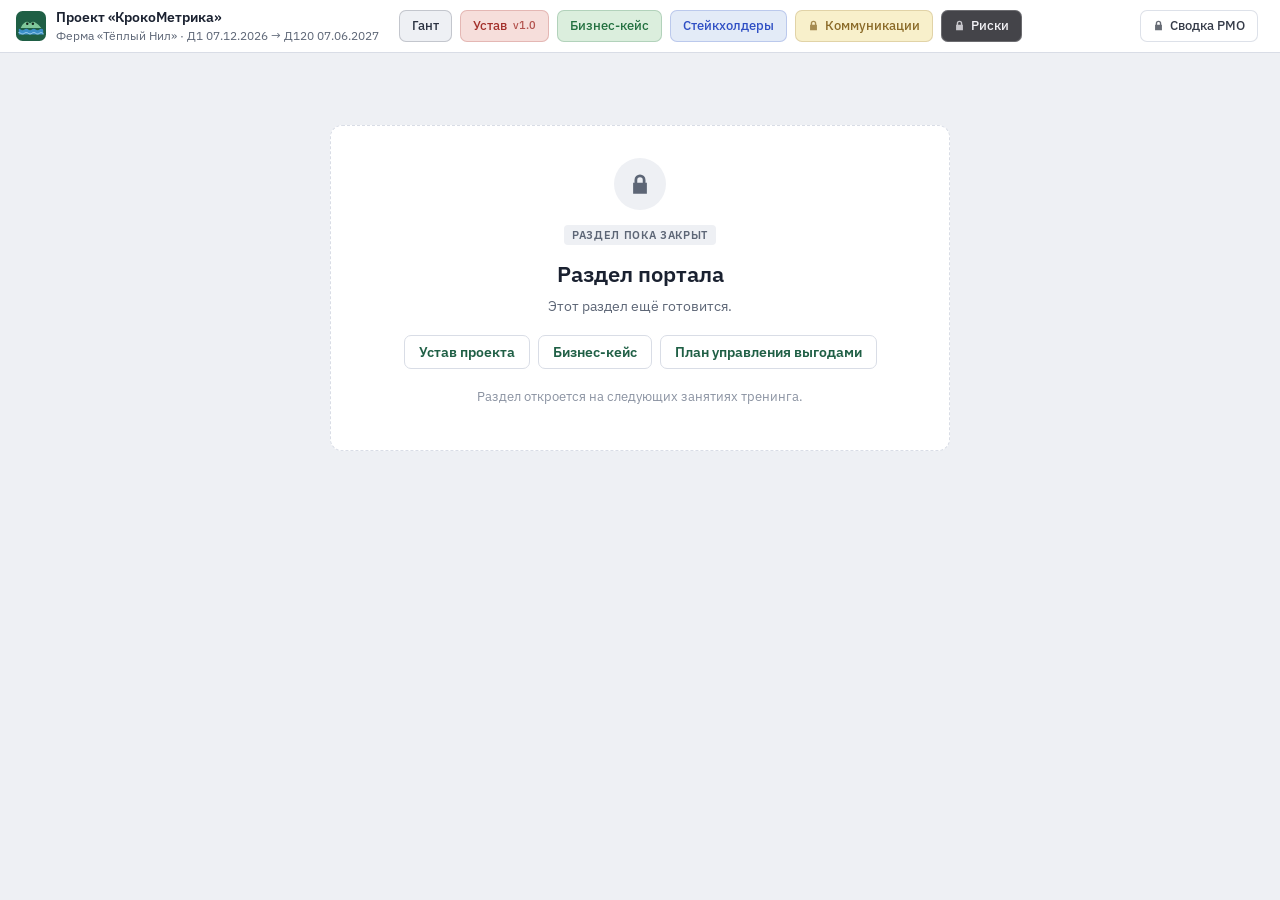
<file: soon.html>
<!doctype html>
<html lang="ru">
<head>
<meta charset="utf-8">
<meta name="viewport" content="width=device-width,initial-scale=1,viewport-fit=cover">
<title>Раздел пока закрыт · «КрокоМетрика»</title>
<meta name="claude:viewport-fit-sides" content="cover">
<link rel="stylesheet" href="https://fonts.googleapis.com/css2?family=IBM+Plex+Sans:wght@400;500;600&display=swap">
<style>body{margin:0}img{max-width:100%}[hidden]{display:none!important}</style>
<style>
:root{--page:#eef0f4;--card:#fff;--line:#d9dde6;--ink:#1a2130;--ink-2:#5d6676;--ink-3:#8a92a1;--acc:#1f5f45;
  --f:"IBM Plex Sans",-apple-system,"Segoe UI",Roboto,Arial,sans-serif}
@media (prefers-color-scheme:dark){:root{--page:#12151b;--card:#1a1f27;--line:#2c323e;--ink:#e6e9ef;--ink-2:#9aa3b3;--ink-3:#6e7787;--acc:#7fc79a;color-scheme:dark}}
*{box-sizing:border-box}
body{margin:0;background:var(--page);color:var(--ink);font:14px/1.5 var(--f);
  padding-left:max(16px,env(safe-area-inset-left,0px));padding-right:max(16px,env(safe-area-inset-right,0px));padding-block:18px 36px}
.card{max-width:620px;margin:8vh auto 0;background:var(--card);border:1px dashed var(--line);border-radius:12px;padding:32px clamp(18px,5vw,40px);text-align:center}
.ic{width:52px;height:52px;margin:0 auto 14px;border-radius:50%;display:grid;place-items:center;background:var(--page);color:var(--ink-2)}
.ic svg{width:22px;height:22px;fill:currentColor}
h1{margin:0 0 6px;font-size:22px;font-weight:600}
.hint{margin:0 0 18px;color:var(--ink-2)}
.tag{display:inline-block;font-size:11px;font-weight:600;letter-spacing:.06em;text-transform:uppercase;padding:2px 8px;border-radius:4px;background:var(--page);color:var(--ink-2);margin-bottom:12px}
.open{display:flex;flex-wrap:wrap;justify-content:center;gap:8px;margin-top:6px}
.open a{display:inline-flex;align-items:center;height:34px;padding:0 14px;border-radius:7px;border:1px solid var(--line);color:var(--acc);font-weight:600;text-decoration:none}
.open a:hover{background:var(--page)}
.small{font-size:12.5px;color:var(--ink-3);margin-top:18px}
body[data-k] .card{background:var(--sb);color:var(--sf);border:1px solid color-mix(in srgb,var(--sf) 25%,transparent)}
body[data-k] .hint,body[data-k] .small{color:inherit;opacity:.8}
body[data-k] .ic,body[data-k] .tag{background:color-mix(in srgb,var(--sf) 12%,transparent);color:inherit}
body[data-k] .open a{color:inherit;border-color:color-mix(in srgb,var(--sf) 35%,transparent)}
body[data-k] .open a:hover{background:color-mix(in srgb,var(--sf) 10%,transparent)}
body[data-k="gantt"]{--sb:#eef0f4;--sf:#2a3140} body[data-k="sh"]{--sb:#e3ebf7;--sf:#2f4fc4}
body[data-k="comms"]{--sb:#f8eec4;--sf:#7a560a} body[data-k="risks"]{--sb:#2b2b31;--sf:#f2f1f5}
body[data-k="pmo"]{--sb:#ffffff;--sf:#1a2130}
@media (prefers-color-scheme:dark){body[data-k="gantt"]{--sb:#232933;--sf:#cdd3de} body[data-k="sh"]{--sb:#1b2742;--sf:#9db2ff}
 body[data-k="comms"]{--sb:#352d12;--sf:#e2bb52} body[data-k="risks"]{--sb:#050507;--sf:#ecebf0} body[data-k="pmo"]{--sb:#161a21;--sf:#e6e9ef}}
</style>
</head>
<body>
<km-shell page="" bleed></km-shell>
<main class="card">
  <div class="ic"><svg viewBox="0 0 16 16" aria-hidden="true"><path d="M4 7V5a4 4 0 1 1 8 0v2h1v8H3V7h1zm2 0h4V5a2 2 0 1 0-4 0v2z"/></svg></div>
  <div class="tag">Раздел пока закрыт</div>
  <h1 id="t">Раздел портала</h1>
  <p class="hint" id="h">Откроется на следующих занятиях тренинга.</p>
  <div class="open"><a href="index.html">Устав проекта</a><a href="business-case.html">Бизнес-кейс</a><a href="business-case.html#benefits">План управления выгодами</a></div>
  <p class="small">Раздел откроется на следующих занятиях тренинга.</p>
</main>
<script src="data/project.js" charset="utf-8"></script>
<script src="js/dates.js" charset="utf-8"></script>
<script src="js/shell.js" charset="utf-8"></script>
<script>
(()=>{const sh=document.querySelector('km-shell');
 const set=()=>{const k=location.hash.slice(1),n=(window.KM_NAV||[]).find(x=>x.k===k&&x.lock);
   sh.shadowRoot&&sh.shadowRoot.querySelectorAll('.btn').forEach(b=>b.dataset.k===k?b.setAttribute('aria-current','page'):b.removeAttribute('aria-current'));
   document.getElementById('t').textContent=n?n.t:'Раздел портала';
   n?document.body.dataset.k=n.k:delete document.body.dataset.k;
   document.getElementById('h').textContent=n?n.hint:'Этот раздел ещё готовится.';
   document.title=(n?n.t:'Раздел')+' · пока закрыт · «КрокоМетрика»';};
 addEventListener('hashchange',set);set();})();
</script>
</body>
</html>
</file>
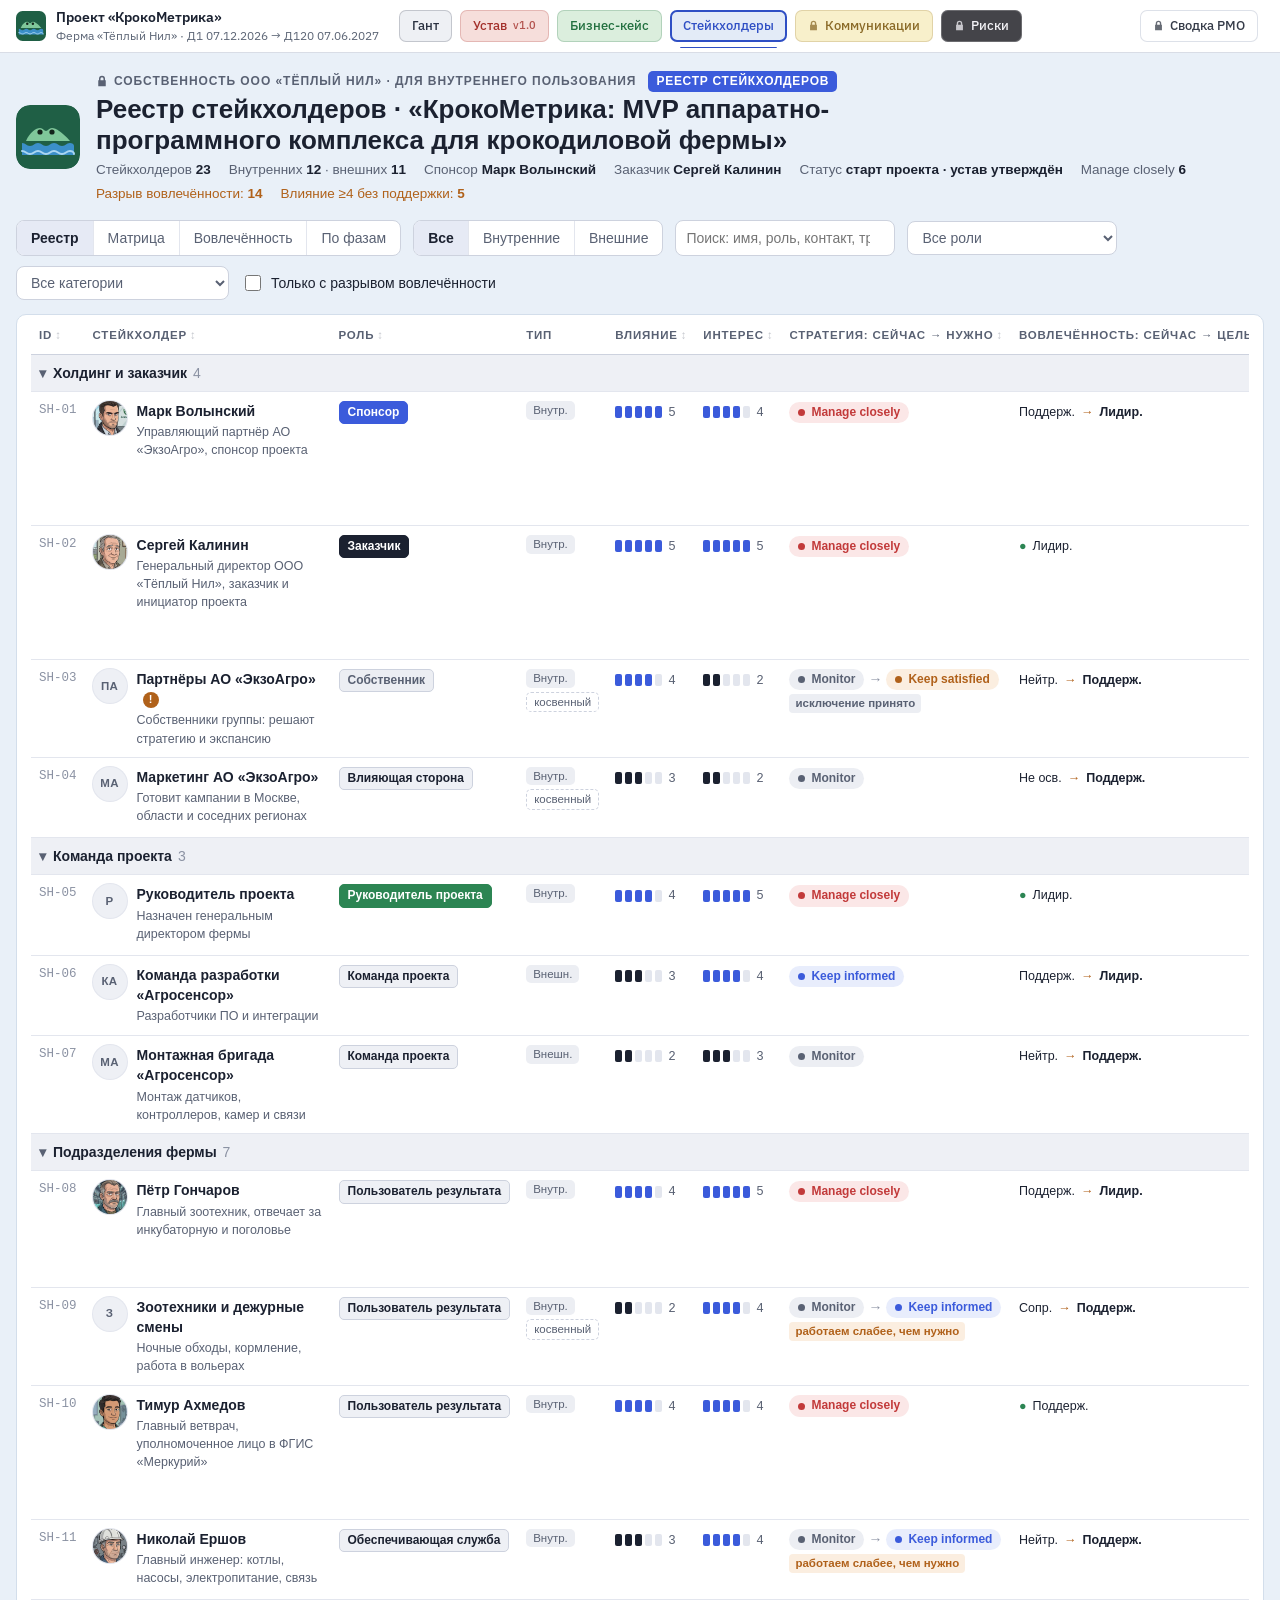
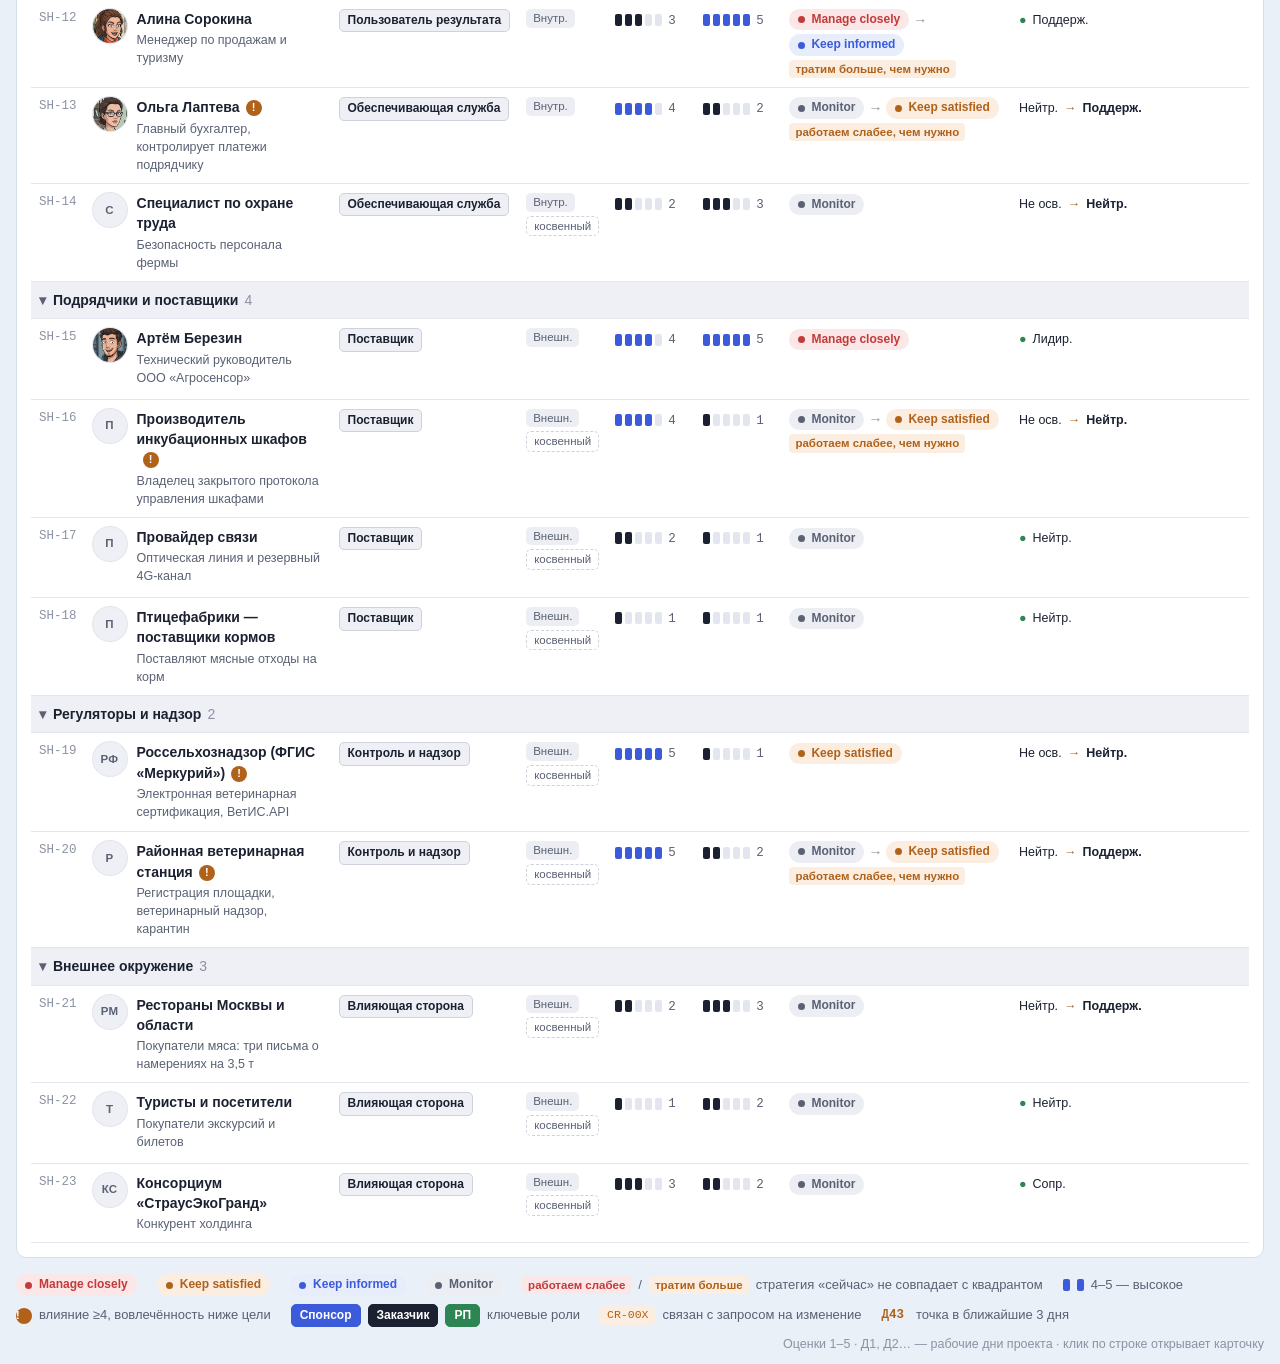
<file: stakeholders.html>
<!DOCTYPE html>
<html lang="ru">
<head>
<meta charset="utf-8">
<meta name="viewport" content="width=device-width,initial-scale=1,viewport-fit=cover">
<title>Реестр стейкхолдеров «КрокоМетрика»</title>
<meta name="claude:viewport-fit-sides" content="cover">
<link rel="icon" href="[data-uri]">
<style>
/* Layout: шапка проекта как в Ганте → панель видов и фильтров → рабочая область (таблица / матрица / вовлечённость / фазы) → легенда; карточка стейкхолдера выезжает справа */
:root{
  --page:#e9f0f8; --page-line:#d3deeb; --bg:#ffffff; --surface:#f6f7fa; --surface-2:#eef0f5; --line:#e3e6ee; --line-strong:#cdd2de;
  --ink:#1b2130; --ink-2:#596173; --ink-3:#8b92a3;
  --accent:#3b5bdb; --accent-soft:#e8edfc; --sel:#e6eaf5;
  --warn:#b0611a; --warn-soft:#fbeee0; --crit:#c23a3a; --crit-soft:#fbe7e7;
  --ok:#2c8553; --ok-soft:#e2f2e8; --mute-soft:#eceef3;
  --shadow:0 12px 40px rgba(20,28,48,.16);
  --f-ui:-apple-system,BlinkMacSystemFont,"SF Pro Text","Segoe UI",Roboto,"Helvetica Neue",Arial,sans-serif;
  --f-mono:"SF Mono",ui-monospace,"JetBrains Mono",Menlo,Consolas,monospace;
}
@media (prefers-color-scheme:dark){:root:not([data-theme="light"]){
  --page:#0e1726; --page-line:#25344b; --bg:#141a24; --surface:#181c25; --surface-2:#1f2430; --line:#2a303c; --line-strong:#3a4252;
  --ink:#e6e9f0; --ink-2:#a3abbc; --ink-3:#727a8c;
  --accent:#86a0ff; --accent-soft:#222b47; --sel:#252c3c;
  --warn:#e4a062; --warn-soft:#3a2a1a; --crit:#ef8080; --crit-soft:#3b2125;
  --ok:#62c48f; --ok-soft:#1b3326; --mute-soft:#232835;
  --shadow:0 12px 40px rgba(0,0,0,.5); color-scheme:dark}}
:root[data-theme="dark"]{
  --page:#0e1726; --page-line:#25344b; --bg:#141a24; --surface:#181c25; --surface-2:#1f2430; --line:#2a303c; --line-strong:#3a4252;
  --ink:#e6e9f0; --ink-2:#a3abbc; --ink-3:#727a8c;
  --accent:#86a0ff; --accent-soft:#222b47; --sel:#252c3c;
  --warn:#e4a062; --warn-soft:#3a2a1a; --crit:#ef8080; --crit-soft:#3b2125;
  --ok:#62c48f; --ok-soft:#1b3326; --mute-soft:#232835;
  --shadow:0 12px 40px rgba(0,0,0,.5); color-scheme:dark}

*{box-sizing:border-box}
body{background:var(--page);color:var(--ink);font-family:var(--f-ui);font-size:14px;line-height:1.45;
  padding-left:max(16px,env(safe-area-inset-left,0px));padding-right:max(16px,env(safe-area-inset-right,0px));padding-block:18px 28px}
button,input,select{font:inherit;color:inherit}
:focus-visible{outline:2px solid var(--accent);outline-offset:2px}
.mono{font-family:var(--f-mono);font-variant-numeric:tabular-nums}

/* Шапка */
.head{display:flex;gap:16px;align-items:center}
.logo{width:64px;height:64px;flex:none;border-radius:14px;background:url([data-uri]) center/contain no-repeat}
:root[data-theme="dark"] .head-main{min-width:0}
.eyebrow{display:flex;align-items:center;gap:6px;font-size:12px;font-weight:600;letter-spacing:.08em;text-transform:uppercase;color:var(--ink-2)}
.eyebrow svg{width:12px;height:12px;fill:currentColor}
.doctype{margin-left:6px;padding:2px 8px;border-radius:5px;background:var(--accent);color:var(--bg);letter-spacing:.06em}
h1{margin:2px 0 4px;font-size:clamp(19px,2.6vw,26px);line-height:1.2;font-weight:700;text-wrap:balance}
.facts{display:flex;flex-wrap:wrap;gap:4px 18px;color:var(--ink-2);font-size:13.5px}
.facts b{color:var(--ink);font-weight:600;font-variant-numeric:tabular-nums}
.facts .w{color:var(--warn)} .facts .w b{color:var(--warn)}

/* Панель управления */
.bar{display:flex;flex-wrap:wrap;gap:10px 12px;align-items:center;margin-top:16px}
.seg{display:inline-flex;border:1px solid var(--line-strong);border-radius:8px;overflow:hidden;background:var(--bg)}
.seg button{border:0;background:none;padding:7px 14px;cursor:pointer;color:var(--ink-2);border-right:1px solid var(--line);white-space:nowrap}
.seg button:last-child{border-right:0}
.seg button:hover{background:var(--surface)}
.seg button[aria-pressed="true"]{background:var(--sel);color:var(--ink);font-weight:600}
.field{display:flex;align-items:center;gap:8px;color:var(--ink-2)}
.inp{border:1px solid var(--line-strong);border-radius:8px;background:var(--bg);padding:7px 10px;min-width:0}
#q{width:220px;max-width:100%}
.chk{display:inline-flex;align-items:center;gap:7px;cursor:pointer;color:var(--ink)}
.chk input{width:16px;height:16px;accent-color:var(--accent)}
.btn{border:1px solid var(--line-strong);border-radius:8px;background:var(--bg);padding:7px 12px;cursor:pointer}
.btn:hover{background:var(--surface)}

.work{margin-top:14px;background:var(--bg);border:1px solid var(--page-line);border-radius:10px;padding:2px 14px 14px;overflow:hidden}
.note{color:var(--ink-2);font-size:13px;margin:12px 0 0;max-width:80ch}

/* Таблица реестра */
.tw{overflow-x:auto;-webkit-overflow-scrolling:touch}
table{border-collapse:separate;border-spacing:0;width:100%;min-width:1440px}
.nx{font-size:12.5px;max-width:26ch}
.nx .dd{font-family:var(--f-mono);font-weight:700;margin-right:5px}
.nx.soon .dd{color:var(--warn)}
.nx.none{color:var(--ink-3)}
.ctc{border:1px solid var(--line);border-radius:8px;padding:10px 12px;display:grid;gap:6px}
.ctc .who{font-weight:600}
.ctc .mail{display:flex;align-items:center;gap:8px;flex-wrap:wrap}
.ctc .mail .mono{user-select:all}
.copy{border:1px solid var(--line-strong);background:var(--bg);border-radius:6px;padding:2px 8px;font-size:12px;cursor:pointer}
.fict{font-size:11.5px;color:var(--ink-3)}
th{position:sticky;top:0;z-index:2;background:var(--bg);text-align:left;font-size:11.5px;font-weight:600;letter-spacing:.07em;text-transform:uppercase;color:var(--ink-2);padding:10px 8px;border-bottom:1px solid var(--line-strong);white-space:nowrap}
th[data-k]{cursor:pointer;user-select:none}
th[data-k]:hover{color:var(--ink)}
th .ar{opacity:.35;margin-left:3px} th.on .ar{opacity:1;color:var(--accent)}
td{padding:9px 8px;border-bottom:1px solid var(--line);vertical-align:top}
tbody tr.row{cursor:pointer}
tbody tr.row:hover td{background:var(--surface)}
tbody tr.row.cur td{background:var(--accent-soft)}
tr.grp td{background:var(--surface-2);font-weight:700;padding:8px;cursor:pointer;user-select:none}
tr.grp .cnt{color:var(--ink-3);font-weight:500;margin-left:6px}
tr.grp .chev{display:inline-block;width:14px;transition:transform .15s;color:var(--ink-2)}
tr.grp.closed .chev{transform:rotate(-90deg)}
.id{color:var(--ink-3);font-size:12.5px;white-space:nowrap}
.nm{font-weight:600}
.sub{color:var(--ink-2);font-size:12.5px;margin-top:2px;max-width:42ch}
.tags{display:flex;flex-wrap:wrap;gap:4px}
.tag{display:inline-block;font-size:11.5px;padding:1px 7px;border-radius:5px;background:var(--mute-soft);color:var(--ink-2);white-space:nowrap}
.tag.cr{font-family:var(--f-mono);background:var(--warn-soft);color:var(--warn)}
.tag.ind{background:none;border:1px dashed var(--line-strong)}
.role{display:inline-block;font-size:12px;font-weight:600;padding:2px 8px;border-radius:5px;white-space:nowrap;background:var(--surface-2);color:var(--ink);border:1px solid var(--line-strong)}
.role.r-sponsor{background:var(--accent);color:var(--bg);border-color:var(--accent)}
.role.r-customer{background:var(--ink);color:var(--bg);border-color:var(--ink)}
.role.r-pm{background:var(--ok);color:var(--bg);border-color:var(--ok)}
.keyroles{display:flex;flex-wrap:wrap;gap:8px 14px;align-items:center;margin-top:10px}
.keyroles .lbl{font-size:11.5px;font-weight:700;letter-spacing:.08em;text-transform:uppercase;color:var(--ink-2)}
.kr{display:inline-flex;align-items:center;gap:8px;border:1px solid var(--page-line);background:var(--bg);border-radius:8px;padding:4px 10px 4px 4px;cursor:pointer}
.kr:hover{border-color:var(--accent)}
.kr b{font-weight:600}
.meter{display:inline-flex;gap:3px;align-items:center;vertical-align:middle}
.meter i{width:7px;height:12px;border-radius:2px;background:var(--line)}
.meter i.f{background:var(--ink)}
.meter.hi i.f{background:var(--accent)}
.num{font-family:var(--f-mono);font-size:12.5px;margin-left:6px;color:var(--ink-2)}
.pill{display:inline-flex;align-items:center;gap:6px;font-size:12px;font-weight:600;padding:2px 9px;border-radius:999px;white-space:nowrap}
.pill::before{content:"";width:7px;height:7px;border-radius:50%;background:currentColor}
.s-manage{background:var(--crit-soft);color:var(--crit)}
.s-satisfy{background:var(--warn-soft);color:var(--warn)}
.s-inform{background:var(--accent-soft);color:var(--accent)}
.s-monitor{background:var(--mute-soft);color:var(--ink-2)}
.eng{display:inline-flex;align-items:center;gap:6px;font-size:12.5px;white-space:nowrap}
.eng .gap{color:var(--warn);font-weight:600}
.eng .eq{color:var(--ok)}
.warn-dot{display:inline-grid;place-items:center;width:16px;height:16px;border-radius:50%;background:var(--warn);color:var(--bg);font-size:11px;font-weight:800;margin-left:6px;vertical-align:1px}
.small{font-size:12.5px;color:var(--ink-2)}

/* Матрица */
.mx-wrap{display:grid;grid-template-columns:minmax(0,1fr) 260px;gap:20px;margin-top:14px}
.mx-scroll{overflow-x:auto}
.mx{display:grid;grid-template-columns:28px repeat(5,minmax(118px,1fr));grid-template-rows:repeat(5,minmax(84px,auto)) 30px;min-width:640px}
.mx .yl,.mx .xl{display:grid;place-items:center;color:var(--ink-3);font-family:var(--f-mono);font-size:12px}
.cell{border-right:1px solid var(--line);border-bottom:1px solid var(--line);padding:6px;display:flex;flex-wrap:wrap;align-content:flex-start;gap:4px;position:relative}
.cell.q-manage{background:color-mix(in srgb,var(--crit-soft) 70%,var(--bg))}
.cell.q-satisfy{background:color-mix(in srgb,var(--warn-soft) 60%,var(--bg))}
.cell.q-inform{background:color-mix(in srgb,var(--accent-soft) 60%,var(--bg))}
.cell.q-monitor{background:var(--bg)}
.cell.top{border-top:1px solid var(--line)} .cell.left{border-left:1px solid var(--line)}
.cell.splitx{border-left:2px solid var(--line-strong)} .cell.splity{border-bottom:2px solid var(--line-strong)}
.qlabel{position:absolute;right:6px;bottom:4px;font-size:10.5px;font-weight:700;letter-spacing:.08em;text-transform:uppercase;opacity:.75;pointer-events:none}
.chip{border:1px solid var(--line-strong);background:var(--bg);border-radius:6px;padding:2px 7px;font-size:12px;cursor:pointer;line-height:1.35;max-width:100%;text-align:left}
.chip:hover{border-color:var(--accent);color:var(--accent)}
.chip .mono{color:var(--ink-3);font-size:10.5px;margin-right:4px}
.chip.moved{border-style:dashed;border-color:var(--warn);color:var(--warn)}
.chip.ghost{opacity:.35}
.chip.cur{background:var(--accent);color:var(--bg);border-color:var(--accent)}
.chip.cur .mono{color:inherit}
.axis-y{writing-mode:vertical-rl;transform:rotate(180deg);font-size:11.5px;font-weight:600;letter-spacing:.07em;text-transform:uppercase;color:var(--ink-2)}
.side h3{margin:0 0 6px;font-size:13px;text-transform:uppercase;letter-spacing:.07em;color:var(--ink-2)}
.side p{margin:0 0 10px;color:var(--ink-2);font-size:13px}
.qlist{display:grid;gap:8px;margin-bottom:16px}
.qrow{display:flex;justify-content:space-between;align-items:center;gap:8px}
.qrow b{font-variant-numeric:tabular-nums}

/* Вовлечённость */
.seam{min-width:860px}
.seam th.lv,.seam td.lv{text-align:center;width:13%}
.seam td.lv{position:relative;padding:9px 4px}
.mark{display:inline-grid;place-items:center;width:24px;height:22px;border-radius:5px;font-weight:700;font-size:12px;position:relative;z-index:1}
.mark.c{background:var(--ink);color:var(--bg)}
.mark.d{border:2px solid var(--accent);color:var(--accent);background:var(--bg)}
.mark.cd{background:var(--ok);color:var(--bg)}
.track{position:absolute;top:50%;height:2px;background:var(--warn);z-index:0}

/* Фазы */
.ph{min-width:900px}
.ph th.p,.ph td.p{text-align:center;width:12%}
.ph th.p small{display:block;font-weight:500;letter-spacing:0;text-transform:none;color:var(--ink-3)}
.ph th.p.now{color:var(--accent)}
.ph td.p{padding:6px}
.heat{height:22px;border-radius:4px}
.h0{background:transparent;border:1px dashed var(--line)}
.h1{background:color-mix(in srgb,var(--accent) 18%,var(--bg))}
.h2{background:color-mix(in srgb,var(--accent) 48%,var(--bg))}
.h3{background:var(--accent)}
.ph td.p.now{background:color-mix(in srgb,var(--warn-soft) 55%,transparent)}
.ph td.p.done .heat{opacity:.5}

/* Легенда */
.legend{display:flex;flex-wrap:wrap;gap:8px 20px;align-items:center;margin-top:12px;padding-top:4px;color:var(--ink-2);font-size:13px}
.legend span{display:inline-flex;align-items:center;gap:7px}
.legend .fine{margin-left:auto;color:var(--ink-3);font-size:12.5px}

/* Карточка */
.scrim{position:fixed;inset:0;background:rgba(10,14,24,.28);z-index:20}
.card{position:fixed;top:0;right:0;bottom:0;width:min(460px,100%);background:var(--bg);border-left:1px solid var(--line-strong);box-shadow:var(--shadow);z-index:21;display:flex;flex-direction:column;
  padding-top:env(safe-area-inset-top,0px);padding-bottom:env(safe-area-inset-bottom,0px);padding-right:env(safe-area-inset-right,0px)}
.card-h{padding:16px 18px 12px;border-bottom:1px solid var(--line);display:flex;gap:12px;align-items:flex-start}
.card-h .t{min-width:0;flex:1}
.card-h h2{margin:2px 0 6px;font-size:19px;line-height:1.25;text-wrap:balance}
.x{border:1px solid var(--line-strong);background:var(--bg);border-radius:8px;width:34px;height:34px;cursor:pointer;flex:none;font-size:18px;line-height:1}
.card-b{overflow-y:auto;padding:14px 18px 22px;display:grid;gap:16px}
.kv{display:grid;grid-template-columns:130px minmax(0,1fr);gap:7px 12px;font-size:13.5px}
.kv dt{color:var(--ink-2)} .kv dd{margin:0}
.sec h4{margin:0 0 6px;font-size:11.5px;font-weight:700;text-transform:uppercase;letter-spacing:.08em;color:var(--ink-2)}
.sec p{margin:0}
.crl{display:grid;gap:8px}
.cri{border:1px solid var(--line);border-radius:8px;padding:8px 10px;font-size:13px}
.cri .top{display:flex;justify-content:space-between;gap:8px;align-items:center;margin-bottom:3px}
.st{font-size:11.5px;font-weight:700;padding:1px 7px;border-radius:5px}
.st-ok{background:var(--ok-soft);color:var(--ok)} .st-no{background:var(--crit-soft);color:var(--crit)}
.st-wait{background:var(--warn-soft);color:var(--warn)} .st-def{background:var(--mute-soft);color:var(--ink-2)}
.risk{background:var(--warn-soft);color:var(--ink);border-radius:8px;padding:9px 11px;font-size:13.5px}
.risk b{color:var(--warn)}
.qst{border:1px dashed var(--accent);border-radius:8px;padding:9px 11px;font-size:13.5px}
.qst b{color:var(--accent)}
.mini-ph{display:grid;grid-template-columns:repeat(5,1fr);gap:4px}
.mini-ph div{text-align:center;font-size:11px;color:var(--ink-3)}
.mini-ph .heat{height:16px;margin-bottom:3px}

@media (max-width:820px){
  .mx-wrap{grid-template-columns:minmax(0,1fr)}
  .legend .fine{margin-left:0}
  #q{width:100%}
  .bar .field.grow{flex:1 1 100%}
}
@media (prefers-reduced-motion:reduce){*{transition:none!important}}
.sx{display:flex;align-items:center;gap:4px;flex-wrap:wrap}.sxa{color:var(--ink-3);font-weight:600}
.sxn{display:inline-block;margin-top:4px;font-size:11.5px;font-weight:600;padding:1px 6px;border-radius:4px}
.sxn.red{color:var(--crit);background:var(--crit-soft)}.sxn.amber{color:var(--warn);background:var(--warn-soft)}.sxn.ok{color:var(--ink-2);background:var(--mute-soft)}
.chip.sg-red{box-shadow:inset 0 0 0 2px var(--crit)}.chip.sg-amber{box-shadow:inset 0 0 0 2px var(--warn)}
[hidden]{display:none!important}
.ctl{display:grid;gap:2px;font-size:12.5px;min-width:24ch;white-space:nowrap}.ctl .ci{display:inline-block;width:18px;color:var(--ink-3)}
.req{font-size:12.5px;line-height:1.4;padding:5px 8px;border-left:3px solid var(--crit);background:var(--crit-soft);border-radius:0 5px 5px 0;min-width:26ch;max-width:34ch}
.req.big{font-size:14px;max-width:none}
.mail .cl{display:inline-block;min-width:92px;color:var(--ink-3);font-size:12.5px}

body{margin:0}
.who-c{display:flex;align-items:flex-start;gap:10px;min-width:230px}
.ava{width:34px;height:34px;border-radius:50%;object-fit:cover;flex:none;background:var(--surface-2);box-shadow:0 0 0 1px var(--line)}
.ava.none{display:grid;place-items:center;font-size:11.5px;font-weight:600;color:var(--ink-2);letter-spacing:.02em}
.ava.big{width:72px;height:72px;font-size:20px}
.card-h{display:flex;gap:14px;align-items:flex-start}.card-h .t{flex:1;min-width:0}
.role.r-gov{background:var(--mute-soft);color:var(--ink-2)}
</style>
</head>
<body>
<km-shell page="sh" bleed></km-shell>
<header class="head">
  <div class="logo" role="img" aria-label="Логотип фермы «Тёплый Нил»"></div>
  <div class="head-main">
    <div class="eyebrow"><svg viewBox="0 0 16 16" aria-hidden="true"><path d="M4 7V5a4 4 0 1 1 8 0v2h1v8H3V7h1zm2 0h4V5a2 2 0 1 0-4 0v2z"/></svg>Собственность ООО «Тёплый Нил» · Для внутреннего пользования<span class="doctype">Реестр стейкхолдеров</span></div>
    <h1>Реестр стейкхолдеров · «КрокоМетрика: MVP аппаратно-программного комплекса для крокодиловой фермы»</h1>
    <div class="facts" id="facts"></div>
  </div>
</header>

<div class="bar" role="toolbar" aria-label="Виды и фильтры">
  <div class="seg" id="views">
    <button type="button" data-v="registry">Реестр</button>
    <button type="button" data-v="matrix">Матрица</button>
    <button type="button" data-v="engagement">Вовлечённость</button>
    <button type="button" data-v="phases">По фазам</button>
  </div>
  <div class="seg" id="side">
    <button type="button" data-s="all">Все</button>
    <button type="button" data-s="in">Внутренние</button>
    <button type="button" data-s="out">Внешние</button>
  </div>
  <label class="field grow"><input class="inp" id="q" type="search" placeholder="Поиск: имя, роль, контакт, требование…" autocomplete="off"></label>
  <label class="field"><select class="inp" id="role" aria-label="Роль на проекте"></select></label>
  <label class="field"><select class="inp" id="cat" aria-label="Категория"></select></label>
  <label class="chk"><input type="checkbox" id="gaponly"> Только с разрывом вовлечённости</label>
  <label class="chk" id="futwrap" hidden><input type="checkbox" id="future"> Прогноз: старт кампании</label>
</div>

<main class="work" id="work"></main>

<footer class="legend" id="legend"></footer>

<div class="scrim" id="scrim" hidden></div>
<aside class="card" id="card" hidden aria-label="Карточка стейкхолдера"></aside>

<script src="data/project.js" charset="utf-8"></script>
<script src="data/stakeholders.js" charset="utf-8"></script>
<script src="js/dates.js" charset="utf-8"></script>
<script src="js/shell.js" charset="utf-8"></script>
<script>
const {PROJECT,LEVELS,LV_SHORT,STRAT,PHASES,CR,CATS,S,ROLES,RL,RI,RMAP,rbadge,hi,strat,quad,asis,SRANK,sgap}=KM_SH;
const st={view:"registry",side:"all",q:"",cat:-1,role:"",gap:false,future:false,sort:null,dir:1,closed:new Set(),open:null};
try{const v=localStorage.getItem("km-sr-closed");if(v)JSON.parse(v).forEach(x=>st.closed.add(x))}catch(e){}

const $=s=>document.querySelector(s);
const esc=t=>String(t).replace(/[&<>"]/g,c=>({"&":"&amp;","<":"&lt;",">":"&gt;",'"':"&quot;"}[c]));

function list(){const q=st.q.trim().toLowerCase();
  return S.filter(s=>(st.side==="all"||(st.side==="in"?s.in:!s.in))&&(st.cat<0||s.cat===st.cat)&&(!st.role||s.rk===st.role)&&(!st.gap||s.c!==s.d)&&
   (!q||[s.id,s.name,s.role,s.want,s.own,s.cr.join(" "),s.wbs.join(" "),CATS[s.cat],RL[s.rk],s.nx?s.nx.d+" "+s.nx.t:"",s.ct?[s.ct.n,s.ct.pos,s.ct.mail,s.ct.tg,s.ct.tel].join(" "):"",s.req||""].join(" ").toLowerCase().includes(q)));}

function facts(){const n=S.length,inn=S.filter(s=>s.in).length,man=S.filter(s=>strat(s)==="manage").length,
  gap=S.filter(s=>s.c!==s.d).length,risk=S.filter(s=>s.p>=4&&s.c<=2&&s.d>s.c).length;
  $("#facts").innerHTML=`<span>Стейкхолдеров <b>${n}</b></span><span>Внутренних <b>${inn}</b> · внешних <b>${n-inn}</b></span>
  <span title="Управляющий партнёр АО «ЭкзоАгро»">Спонсор <b>Марк Волынский</b></span><span title="Генеральный директор фермы">Заказчик <b>Сергей Калинин</b></span><span>Статус <b>старт проекта · устав утверждён</b></span><span>Manage closely <b>${man}</b></span>
  <span class="w">Разрыв вовлечённости: <b>${gap}</b></span><span class="w">Влияние ≥4 без поддержки: <b>${risk}</b></span>`;}

const ini=s=>s.name.replace(/[«»"()]/g,"").split(/\s+/).filter(w=>/^[А-ЯЁA-Z]/.test(w)).slice(0,2).map(w=>w[0]).join("")||s.name[0];
const ava=(s,big)=>s.photo?`<img class="ava${big?" big":""}" src="${s.photo}" alt="" loading="lazy">`:`<span class="ava${big?" big":""} none" aria-hidden="true">${ini(s)}</span>`;
function meter(v){let h="";for(let k=1;k<=5;k++)h+=`<i class="${k<=v?"f":""}"></i>`;return`<span class="meter ${v>=4?"hi":""}" aria-label="${v} из 5">${h}</span><span class="num">${v}</span>`;}
const pill=k=>`<span class="pill s-${k}">${STRAT[k]}</span>`;
/* «сейчас → нужно»: одна плашка, если совпадает; стрелка и пометка, если нет */
const GAPTXT={ok:"исключение принято",red:"работаем слабее, чем нужно",amber:""};
function stratCell(s){const g=sgap(s),n=strat(s),a=asis(s);if(g==="none")return pill(n);
  const t=g==="ok"?GAPTXT.ok:SRANK[a]>SRANK[n]?"тратим больше, чем нужно":"работаем слабее, чем нужно";
  return `<div class="sx">${pill(a)}<span class="sxa">→</span>${pill(n)}</div><div class="sxn ${g}">${t}</div>`;}
function eng(s){return s.c===s.d?`<span class="eng"><span class="eq">●</span>${LV_SHORT[s.c]}</span>`:
  `<span class="eng">${LV_SHORT[s.c]} <span class="gap">→</span> <b>${LV_SHORT[s.d]}</b></span>`;}
const dnum=n=>n?(/^Д(\d+)/.test(n.d)?+n.d.slice(1):999):1e4;
const soon=n=>n&&dnum(n)<=PROJECT.status+3;
const nxCell=s=>s.nx?`<div class="nx ${soon(s.nx)?"soon":""}"><span class="dd">${esc(s.nx.d)}</span>${esc(s.nx.t)}</div>`:`<div class="nx none">—</div>`;
const ctCell=s=>{const c=s.ct||{};const L=[["✉",c.mail],["💬",c.tg],["☎",c.tel]].filter(x=>x[1]&&x[1]!=="—");
  return L.length?`<div class="ctl">${L.map(([i,v])=>`<div><span class="ci">${i}</span><span class="${/@|\+/.test(v)?"mono":""}">${esc(v)}</span></div>`).join("")}</div>`:`<span class="small" style="color:var(--ink-3)">—</span>`;};
const reqCell=s=>s.req?`<div class="req">${esc(s.req)}</div>`:"";
const crTags=s=>s.cr.map(c=>`<span class="tag cr">${c}</span>`).join("");

function sortRows(a){if(!st.sort)return a;const k=st.sort,d=st.dir;
  const val=s=>k==="rk"?RI[s.rk]:k==="nx"?dnum(s.nx):k==="strat"?["manage","satisfy","inform","monitor"].indexOf(strat(s)):k==="gap"?s.d-s.c:k==="name"?s.name:s[k];
  return[...a].sort((x,y)=>{const A=val(x),B=val(y);return(typeof A==="string"?A.localeCompare(B,"ru"):A-B)*d});}

function th(k,label){if(!k)return`<th>${label}</th>`;const on=st.sort===k;
  return`<th data-k="${k}" class="${on?"on":""}" aria-sort="${on?(st.dir>0?"ascending":"descending"):"none"}">${label}<span class="ar">${on?(st.dir>0?"▲":"▼"):"↕"}</span></th>`;}

function registry(){const rows=list();
  let h=`<div class="tw"><table><thead><tr>${th("id","ID")}${th("name","Стейкхолдер")}${th("rk","Роль")}${th(null,"Тип")}${th("p","Влияние")}${th("i","Интерес")}${th("strat","Стратегия: сейчас → нужно")}${th("gap","Вовлечённость: сейчас → цель")}${th(null,"Ответственный")}${th(null,"Контакты")}${th(null,"Ключевые требования")}</tr></thead><tbody>`;
  CATS.forEach((c,ci)=>{const g=sortRows(rows.filter(s=>s.cat===ci));if(!g.length)return;const cl=st.closed.has(ci);
    h+=`<tr class="grp ${cl?"closed":""}" data-g="${ci}"><td colspan="11"><span class="chev">▾</span>${esc(c)}<span class="cnt">${g.length}</span></td></tr>`;
    if(!cl)g.forEach(s=>{const flag=s.p>=4&&s.c<=2&&s.d>s.c;
      h+=`<tr class="row ${st.open===s.id?"cur":""}" data-id="${s.id}" tabindex="0">
      <td class="id mono">${s.id}</td>
      <td><div class="who-c">${ava(s)}<div><div class="nm">${esc(s.name)}${flag?`<span class="warn-dot" title="Высокое влияние, вовлечённость ниже цели">!</span>`:""}</div><div class="sub">${esc(s.role)}</div></div></div></td>
      <td>${rbadge(s)}</td>
      <td><div class="tags"><span class="tag">${s.in?"Внутр.":"Внешн."}</span>${s.dir?"":`<span class="tag ind">косвенный</span>`}</div></td>
      <td>${meter(s.p)}</td><td>${meter(s.i)}</td><td>${stratCell(s)}</td><td>${eng(s)}</td>
      <td class="small">${esc(s.own)}</td><td>${ctCell(s)}</td><td>${reqCell(s)}</td></tr>`;});});
  if(!rows.length)h+=`<tr><td colspan="11" class="small" style="padding:24px 8px">Никто не подходит под фильтры. Сбросьте поиск или категорию.</td></tr>`;
  return h+`</tbody></table></div>`;}

function matrix(){const rows=list(),fut=st.future;const cells={};
  rows.forEach(s=>{const m=fut&&s.fut;const p=m?s.fut.p:s.p,i=m?s.fut.i:s.i;(cells[p+"-"+i]=cells[p+"-"+i]||[]).push({s,m})});
  let g="";for(let p=5;p>=1;p--){g+=`<div class="yl">${p}</div>`;for(let i=1;i<=5;i++){const q=quad(p,i);
    const cls=["cell","q-"+q,p===5?"top":"",i===1?"left":"",i===4?"splitx":"",p===4?"splity":""].join(" ");
    const lab=(p===5&&i===5)||(p===5&&i===3)||(p===1&&i===5)||(p===1&&i===3)?STRAT[q]:"";
    g+=`<div class="${cls}">${(cells[p+"-"+i]||[]).map(({s,m})=>`<button type="button" class="chip ${m?"moved":""} ${st.open===s.id?"cur":""} sg-${sgap(s)}" data-id="${s.id}" title="${esc(s.name)} · ${RL[s.rk]}${sgap(s)!=="none"?" · сейчас: "+STRAT[asis(s)]:""}${m?" · прогноз: "+esc(s.fut.w):""}"><span class="mono">${s.id}</span>${esc(s.short)}${m?" ↗":""}</button>`).join("")}
      ${lab?`<span class="qlabel" style="color:var(--${q==="manage"?"crit":q==="satisfy"?"warn":q==="inform"?"accent":"ink-3"})">${lab}</span>`:""}</div>`;}}
  g+=`<div></div>`;for(let i=1;i<=5;i++)g+=`<div class="xl">${i}</div>`;
  const cnt=k=>rows.filter(s=>strat(s,fut)===k).length;
  return`<p class="note">Положение — оценки 1–5. Граница квадрантов проходит между 3 и 4: «высоким» считается 4 и 5. Стратегия по умолчанию следует из квадранта (сетка Power/Interest Менделоу), исключения отмечены в карточке.</p>
  <div class="mx-wrap"><div><div style="display:flex;gap:6px"><div class="axis-y" style="display:grid;place-items:center">Влияние ↑</div>
  <div class="mx-scroll" style="flex:1;min-width:0"><div class="mx">${g}</div></div></div>
  <div style="text-align:center;font-size:11.5px;font-weight:600;letter-spacing:.07em;text-transform:uppercase;color:var(--ink-2);margin-top:4px">Интерес →</div></div>
  <div class="side"><h3>По стратегиям</h3><div class="qlist">${["manage","satisfy","inform","monitor"].map(k=>`<div class="qrow">${pill(k)}<b>${cnt(k)}</b></div>`).join("")}</div>
  <h3>Динамика</h3><p>Стейкхолдеры смещаются по матрице. Включите «Прогноз: старт кампании» — пунктиром отмечены те, кто станет влиятельнее или заинтересованнее, когда холдинг запустит кампанию в Москве.</p>
  <p>${S.filter(s=>s.fut).map(s=>`<b>${esc(s.short)}</b>: ${s.p}/${s.i} → ${s.fut.p}/${s.fut.i}, ${esc(s.fut.w)}`).join("<br>")}</p></div></div>`;}

function engagement(){const rows=[...list()].sort((a,b)=>(b.d-b.c)-(a.d-a.c)||b.p-a.p);
  let h=`<p class="note">Матрица оценки вовлечённости: <b>Т</b> — текущее состояние, <b>Ц</b> — целевое. Отсортировано по величине разрыва, затем по влиянию. Не каждому нужен уровень «поддерживает»: для части внешних сторон цель — «нейтрален».</p>
  <div class="tw"><table class="seam"><thead><tr><th>ID</th><th>Стейкхолдер</th>${LEVELS.map(l=>`<th class="lv">${l}</th>`).join("")}<th>Стратегия</th></tr></thead><tbody>`;
  rows.forEach(s=>{h+=`<tr class="row ${st.open===s.id?"cur":""}" data-id="${s.id}" tabindex="0"><td class="id mono">${s.id}</td><td><div class="who-c">${ava(s)}<div><div class="nm">${esc(s.name)}</div><div class="sub">${RL[s.rk]} · влияние ${s.p} · интерес ${s.i}</div></div></div></td>`;
    const lo=Math.min(s.c,s.d),hi2=Math.max(s.c,s.d);
    for(let k=0;k<5;k++){let mk="",tr="";
      if(s.c!==s.d&&k>=lo&&k<=hi2){const l=k===lo?"50%":"0",r=k===hi2?"50%":"0";tr=`<span class="track" style="left:${l};right:${r}"></span>`;}
      if(k===s.c&&k===s.d)mk=`<span class="mark cd" title="Цель достигнута">Т·Ц</span>`;
      else if(k===s.c)mk=`<span class="mark c">Т</span>`;else if(k===s.d)mk=`<span class="mark d">Ц</span>`;
      h+=`<td class="lv">${tr}${mk}</td>`;}
    h+=`<td>${pill(strat(s))}</td></tr>`;});
  return h+`</tbody></table></div>`;}

function phases(){const rows=sortRows(list());
  let h=`<p class="note">Когда стейкхолдер активен по ходу проекта. Фазы и даты — по вехам устава, детальный график появится в Ганте. Проект на старте: идёт фаза 1.</p>
  <div class="tw"><table class="ph"><thead><tr><th>ID</th><th>Стейкхолдер</th>${PHASES.map(p=>`<th class="p ${p.state==="now"?"now":""}">${p.k}${p.state==="now"?" · сейчас":""}<small>${p.n}<br>${p.d}</small></th>`).join("")}<th>Ответственный</th></tr></thead><tbody>`;
  rows.forEach(s=>{h+=`<tr class="row ${st.open===s.id?"cur":""}" data-id="${s.id}" tabindex="0"><td class="id mono">${s.id}</td><td><div class="who-c">${ava(s)}<div><div class="nm">${esc(s.name)}</div><div class="sub">${RL[s.rk]} · ${esc(STRAT[strat(s)])}</div></div></div></td>`+
    s.ph.map((v,k)=>`<td class="p ${PHASES[k].state}"><div class="heat h${v}" title="${PHASES[k].k}: ${["не участвует","фоном","регулярно","ключевая роль"][v]}"></div></td>`).join("")+`<td class="small">${esc(s.own)}</td></tr>`;});
  return h+`</tbody></table></div>`;}

function legend(){const v=st.view;let h="";
  if(v==="registry"||v==="matrix")h+=["manage","satisfy","inform","monitor"].map(pill).join("");
  if(v==="registry")h+=`<span><span class="sxn red" style="margin:0">работаем слабее</span> / <span class="sxn amber" style="margin:0">тратим больше</span> стратегия «сейчас» не совпадает с квадрантом</span><span><span class="meter hi"><i class="f"></i><i class="f"></i></span> 4–5 — высокое</span><span><span class="warn-dot" style="margin:0">!</span> влияние ≥4, вовлечённость ниже цели</span><span><span class="role r-sponsor">Спонсор</span><span class="role r-customer">Заказчик</span><span class="role r-pm">РП</span> ключевые роли</span><span><span class="tag cr">CR-00X</span> связан с запросом на изменение</span><span><span class="nx soon"><span class="dd">Д43</span></span> точка в ближайшие 3 дня</span>`;
  if(v==="matrix")h+=`<span><span class="chip moved" style="pointer-events:none">SH-00 ↗</span> прогноз смещения</span><span><span class="chip sg-red" style="pointer-events:none">SH-00</span> работаем не по квадранту</span>`;
  if(v==="engagement")h+=`<span><span class="mark c">Т</span> текущее</span><span><span class="mark d">Ц</span> целевое</span><span><span class="mark cd">Т·Ц</span> цель достигнута</span><span><span style="display:inline-block;width:26px;height:2px;background:var(--warn)"></span> разрыв</span>`;
  if(v==="phases")h+=[0,1,2,3].map(k=>`<span><span class="heat h${k}" style="width:26px;height:14px;display:inline-block"></span>${["не участвует","фоном","регулярно","ключевая роль"][k]}</span>`).join("");
  h+=`<span class="fine">Оценки 1–5 · Д1, Д2… — рабочие дни проекта · клик по строке открывает карточку</span>`;
  $("#legend").innerHTML=h;}

function contact(s){const c=s.ct;if(!c)return"";
  const row=(l,v,mono)=>v&&v!=="—"?`<div class="mail"><span class="cl">${l}</span><span class="${mono?"mono":""}">${esc(v)}</span><button type="button" class="copy" data-copy="${esc(v)}">Копировать</button></div>`:"";
  return`<div class="sec"><h4>Контакты</h4><div class="ctc">${c.n?`<div><span class="who">${esc(c.n)}</span>${c.pos?` · <span class="small">${esc(c.pos)}</span>`:""}</div>`:""}
   ${row("Почта",c.mail,/@/.test(c.mail||""))}${row("Мессенджер",c.tg,true)}${row("Телефон",c.tel,true)}
   ${c.ch||c.tm?`<dl class="kv">${c.ch?`<dt>Предпочитает</dt><dd>${esc(c.ch)}</dd>`:""}${c.tm?`<dt>Когда удобно</dt><dd>${esc(c.tm)}</dd>`:""}</dl>`:""}
   <div class="fict">Учебный кейс: люди, адреса и номера вымышленные (домены .example, телефоны 555-01xx).</div></div></div>`;}
function card(){const s=S.find(x=>x.id===st.open);const c=$("#card"),sc=$("#scrim");
  if(!s){c.hidden=true;sc.hidden=true;return;}
  const k=strat(s),q=quad(s.p,s.i);
  c.innerHTML=`<div class="card-h">${ava(s,true)}<div class="t"><div class="eyebrow">${s.id} · ${esc(CATS[s.cat])}</div><h2>${esc(s.name)}</h2>
   <div class="tags">${rbadge(s)}${pill(k)}<span class="tag">${s.in?"Внутренний":"Внешний"}</span>${s.dir?`<span class="tag">прямой</span>`:`<span class="tag ind">косвенный</span>`}</div></div>
   <button type="button" class="x" id="close" aria-label="Закрыть">×</button></div>
  <div class="card-b">
   <dl class="kv"><dt>Роль на проекте</dt><dd>${RL[s.rk]}</dd><dt>Позиция</dt><dd>${esc(s.role)}</dd><dt>Влияние</dt><dd>${meter(s.p)}</dd><dt>Интерес</dt><dd>${meter(s.i)}</dd>
    <dt>Вовлечённость</dt><dd>${LEVELS[s.c]} → <b>${LEVELS[s.d]}</b>${s.c===s.d?` <span style="color:var(--ok)">· цель достигнута</span>`:""}</dd>
    <dt>Ответственный</dt><dd>${esc(s.own)}</dd>
    ${s.wbs.length?`<dt>Связь с ИСР</dt><dd><div class="tags">${s.wbs.map(w=>`<span class="tag mono">${w}</span>`).join("")}</div></dd>`:""}</dl>
   ${s.req?`<div class="sec"><h4>Ключевое требование</h4><div class="req big">${esc(s.req)}</div><p class="small" style="margin-top:6px">Без этого стейкхолдер не примет проект или не будет в нём участвовать.</p></div>`:""}<div class="sec"><h4>Интересы и ожидания</h4><p>${esc(s.want)}</p></div>
   ${s.mem?`<div class="sec"><h4>Состав совета</h4><dl class="kv">${s.mem.map(m=>`<dt>${esc(m[0])}</dt><dd>${esc(m[1])}<div class="small">${esc(m[2])}</div></dd>`).join("")}</dl>${s.memNote?`<p class="small" style="margin-top:6px">${esc(s.memNote)}</p>`:""}</div>`:""}
   ${contact(s)}
   ${sgap(s)!=="none"?`<div class="sec"><h4>Стратегия: сейчас → нужно</h4><p>Сейчас работаем как «${STRAT[asis(s)]}», по квадранту нужно «${STRAT[q]}».${s.acc?" Исключение принято: "+esc(s.acc):s.asisWhy?" "+esc(s.asisWhy):""}</p></div>`:""}
   ${s.risk?`<div class="risk"><b>Риск.</b> ${esc(s.risk)}</div>`:""}
   ${s.fut?`<div class="sec"><h4>Прогноз</h4><p>Влияние ${s.p} → ${s.fut.p}, интерес ${s.i} → ${s.fut.i}: ${esc(s.fut.w)}. Стратегия станет «${STRAT[strat(s,true)]}».</p></div>`:""}
   <div class="sec"><h4>Активность по фазам</h4><div class="mini-ph">${s.ph.map((v,k)=>`<div><div class="heat h${v}"></div>${PHASES[k].k}</div>`).join("")}</div></div>
   ${s.cr.length?`<div class="sec"><h4>Запросы на изменения</h4><div class="crl">${s.cr.map(id=>{const r=CR[id];return`<div class="cri"><div class="top"><span class="mono"><b>${id}</b> · ${r.d} · ${esc(r.by)}</span><span class="st st-${r.cls}">${r.st}</span></div>${esc(r.t)}<div class="small" style="margin-top:3px">${r.fx} · ${esc(r.who)}</div></div>`}).join("")}</div></div>`:""}
  </div>`;
  c.hidden=false;sc.hidden=false;$("#close").focus();}

function render(){
  document.querySelectorAll("#views button").forEach(b=>b.setAttribute("aria-pressed",b.dataset.v===st.view));
  document.querySelectorAll("#side button").forEach(b=>b.setAttribute("aria-pressed",b.dataset.s===st.side));
  $("#futwrap").hidden=st.view!=="matrix";
  $("#work").innerHTML=st.view==="matrix"?matrix():st.view==="engagement"?engagement():st.view==="phases"?phases():registry();
  legend();card();}

$("#role").innerHTML=`<option value="">Все роли</option>`+ROLES.map(r=>`<option value="${r[0]}">${r[1]}</option>`).join("");
$("#role").onchange=e=>{st.role=e.target.value;render();};
$("#cat").innerHTML=`<option value="-1">Все категории</option>`+CATS.map((c,i)=>`<option value="${i}">${c}</option>`).join("");
const VIEWS=["registry","matrix","engagement","phases"];
function fromHash(){const h=location.hash.slice(1);st.view=VIEWS.includes(h)?h:"registry";}
fromHash();facts();render();
addEventListener("hashchange",()=>{fromHash();render();});
$("#views").onclick=e=>{const b=e.target.closest("button");if(b){location.hash=b.dataset.v;}};
$("#side").onclick=e=>{const b=e.target.closest("button");if(b){st.side=b.dataset.s;render();}};
$("#q").oninput=e=>{st.q=e.target.value;render();};
$("#cat").onchange=e=>{st.cat=+e.target.value;render();};
$("#gaponly").onchange=e=>{st.gap=e.target.checked;render();};
$("#future").onchange=e=>{st.future=e.target.checked;render();};
$("#work").addEventListener("click",e=>{
  const t=e.target.closest("th[data-k]");if(t){const k=t.dataset.k;if(st.sort===k)st.dir=-st.dir;else{st.sort=k;st.dir=(k==="p"||k==="i"||k==="gap")?-1:1;}render();return;}
  const g=e.target.closest("tr.grp");if(g){const i=+g.dataset.g;st.closed.has(i)?st.closed.delete(i):st.closed.add(i);
    try{localStorage.setItem("km-sr-closed",JSON.stringify([...st.closed]))}catch(_){}render();return;}
  const r=e.target.closest("[data-id]");if(r){st.open=r.dataset.id;render();}});
$("#work").addEventListener("keydown",e=>{if(e.key==="Enter"){const r=e.target.closest("tr.row");if(r){st.open=r.dataset.id;render();}}});
function closeCard(){const id=st.open;st.open=null;render();const r=document.querySelector(`[data-id="${id}"]`);if(r)r.focus();}
$("#scrim").onclick=closeCard;
$("#card").addEventListener("click",e=>{if(e.target.id==="close")closeCard();const b=e.target.closest(".copy");if(b){const t=b.dataset.copy;const done=()=>{b.textContent="Скопировано";setTimeout(()=>b.textContent="Копировать",1500)};try{navigator.clipboard.writeText(t).then(done,()=>sel(b))}catch(_){sel(b)}}});
function sel(b){const r=document.createRange();r.selectNodeContents(b.previousElementSibling);const g=getSelection();g.removeAllRanges();g.addRange(r);}
addEventListener("keydown",e=>{if(e.key==="Escape"&&st.open)closeCard();});
</script>
</body>
</html>
</file>
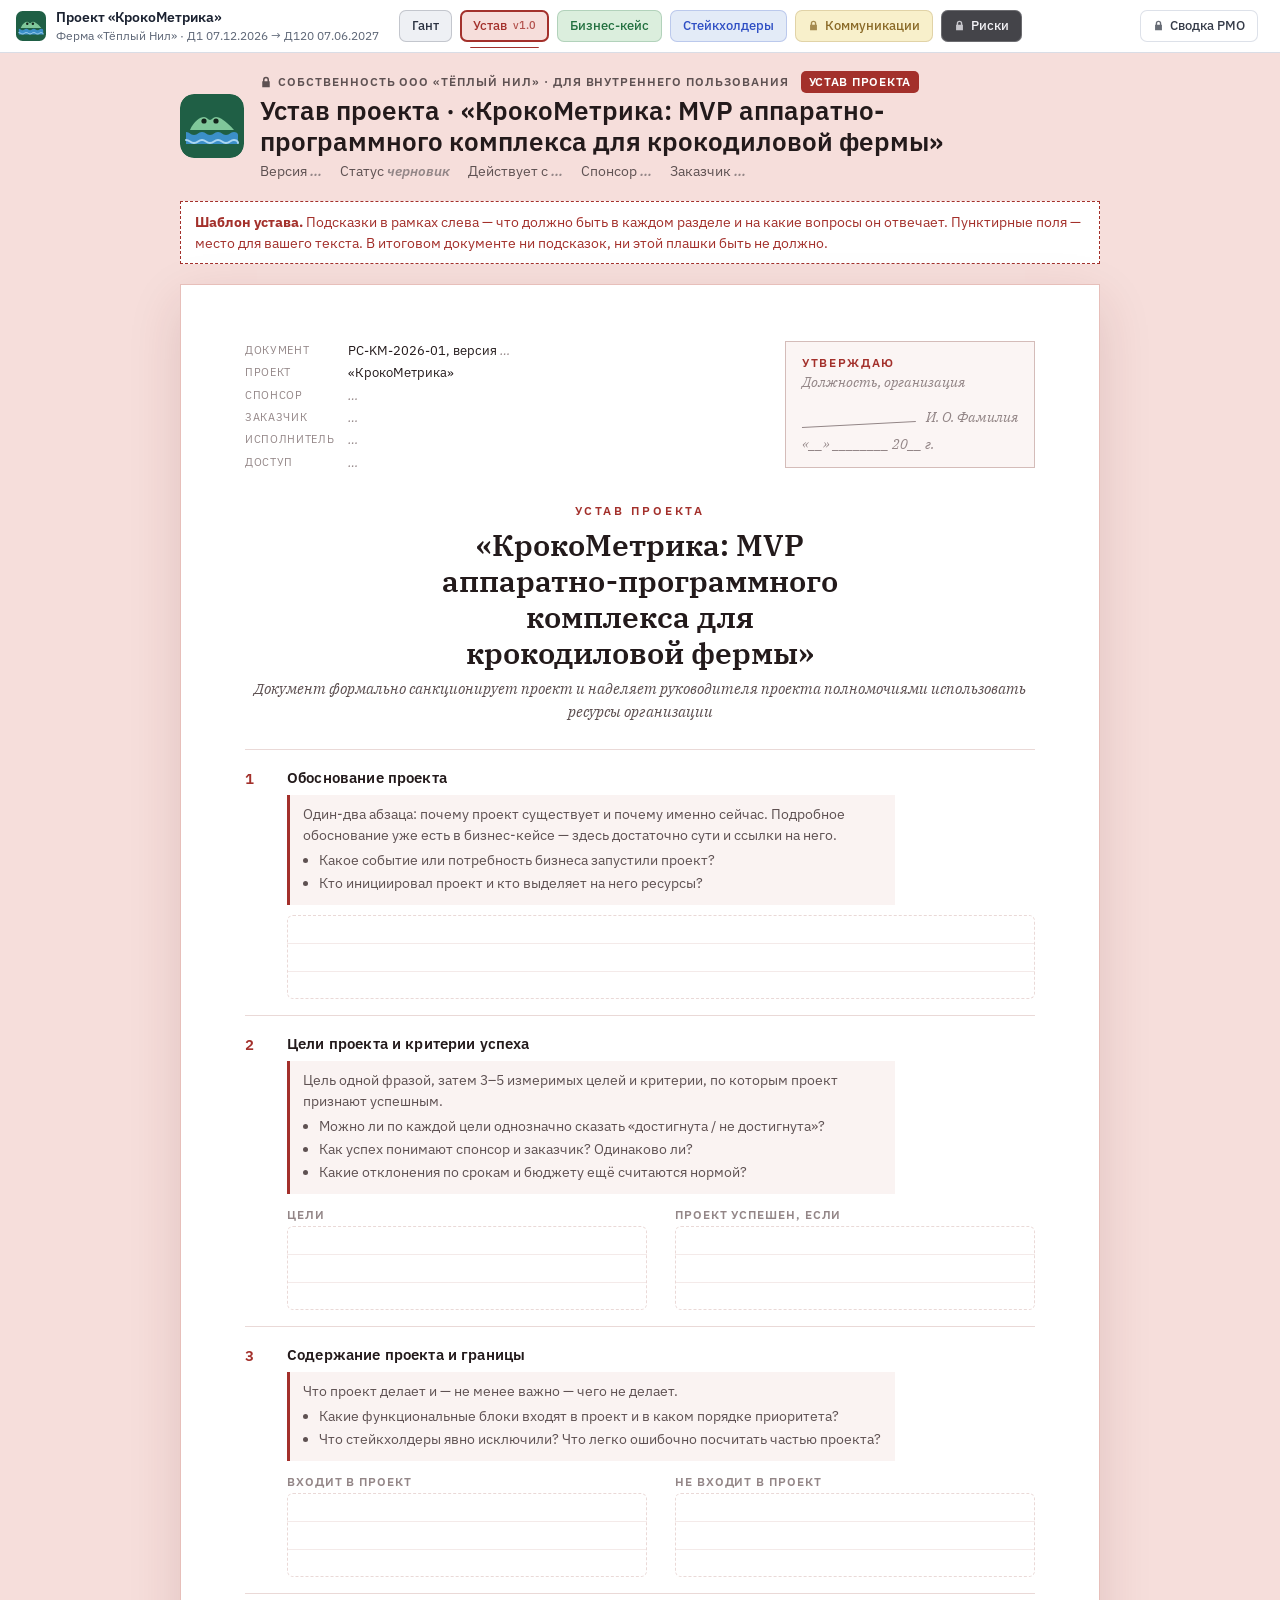
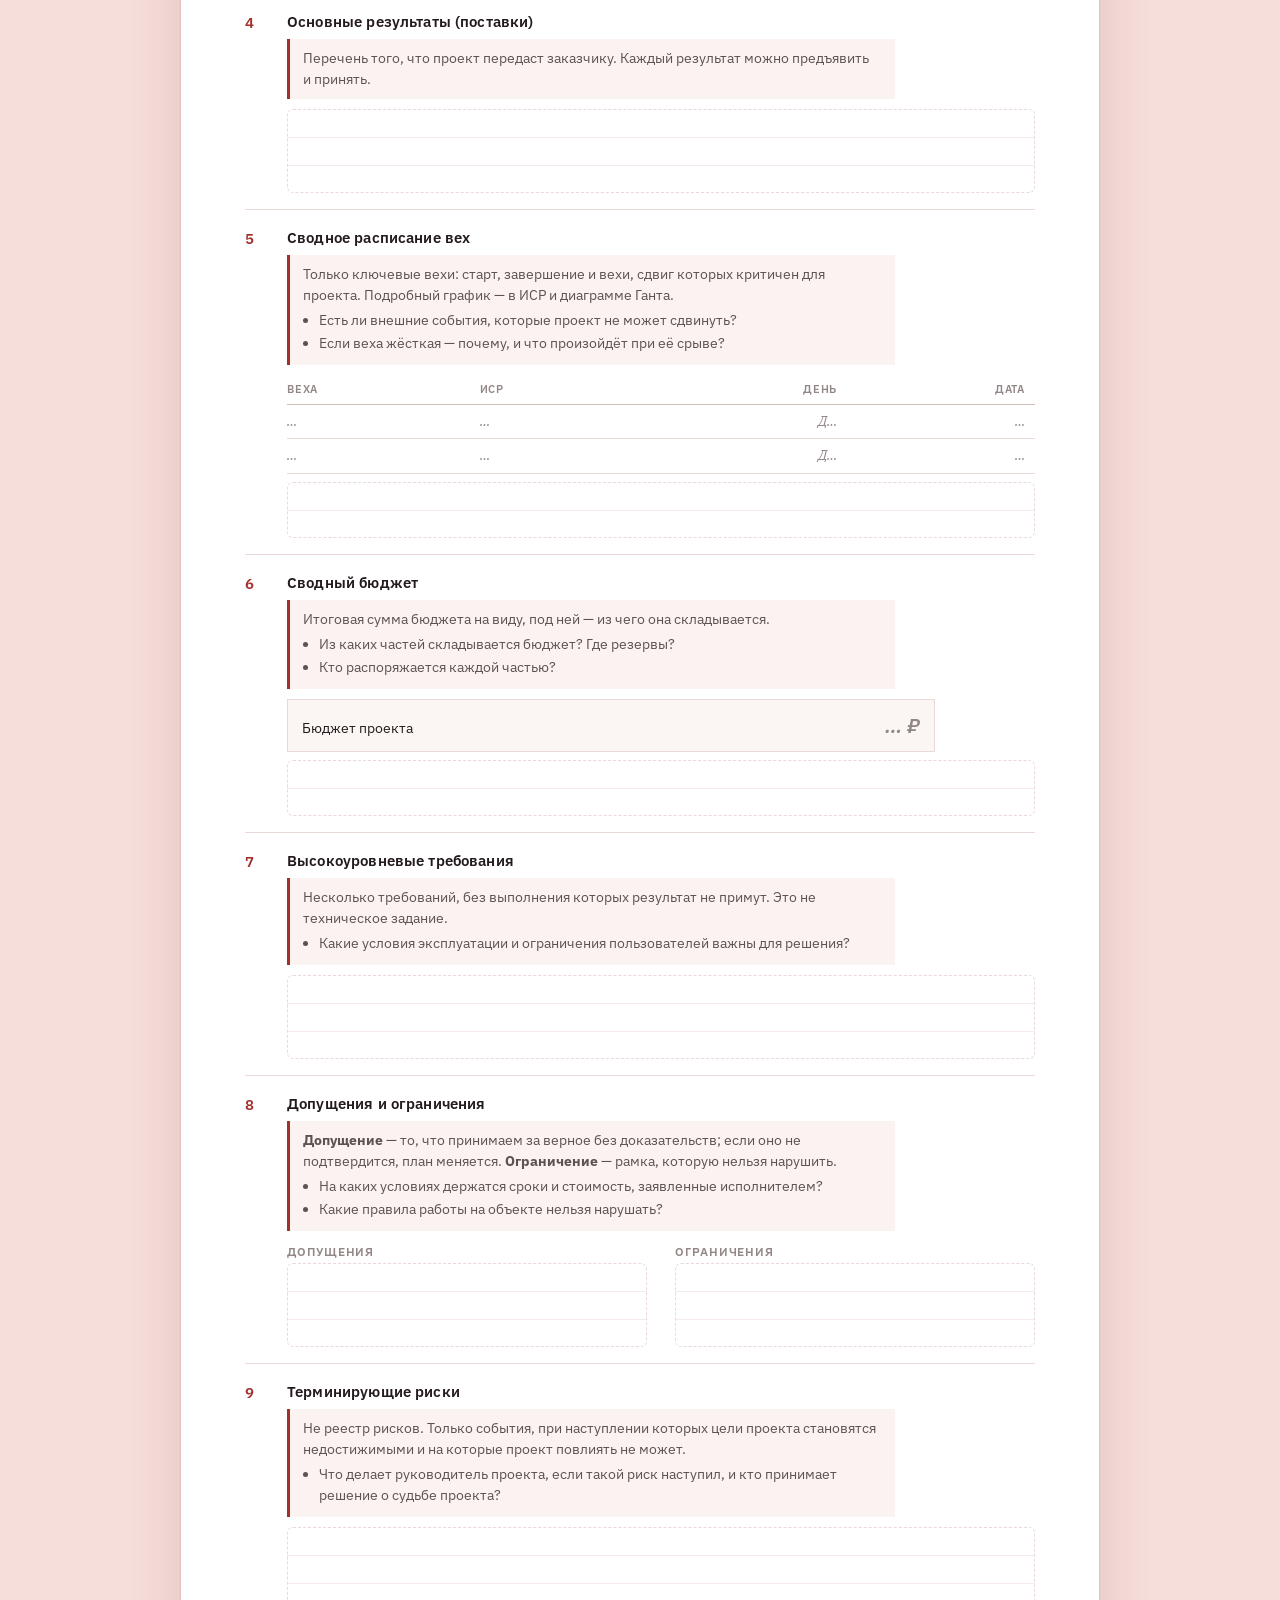
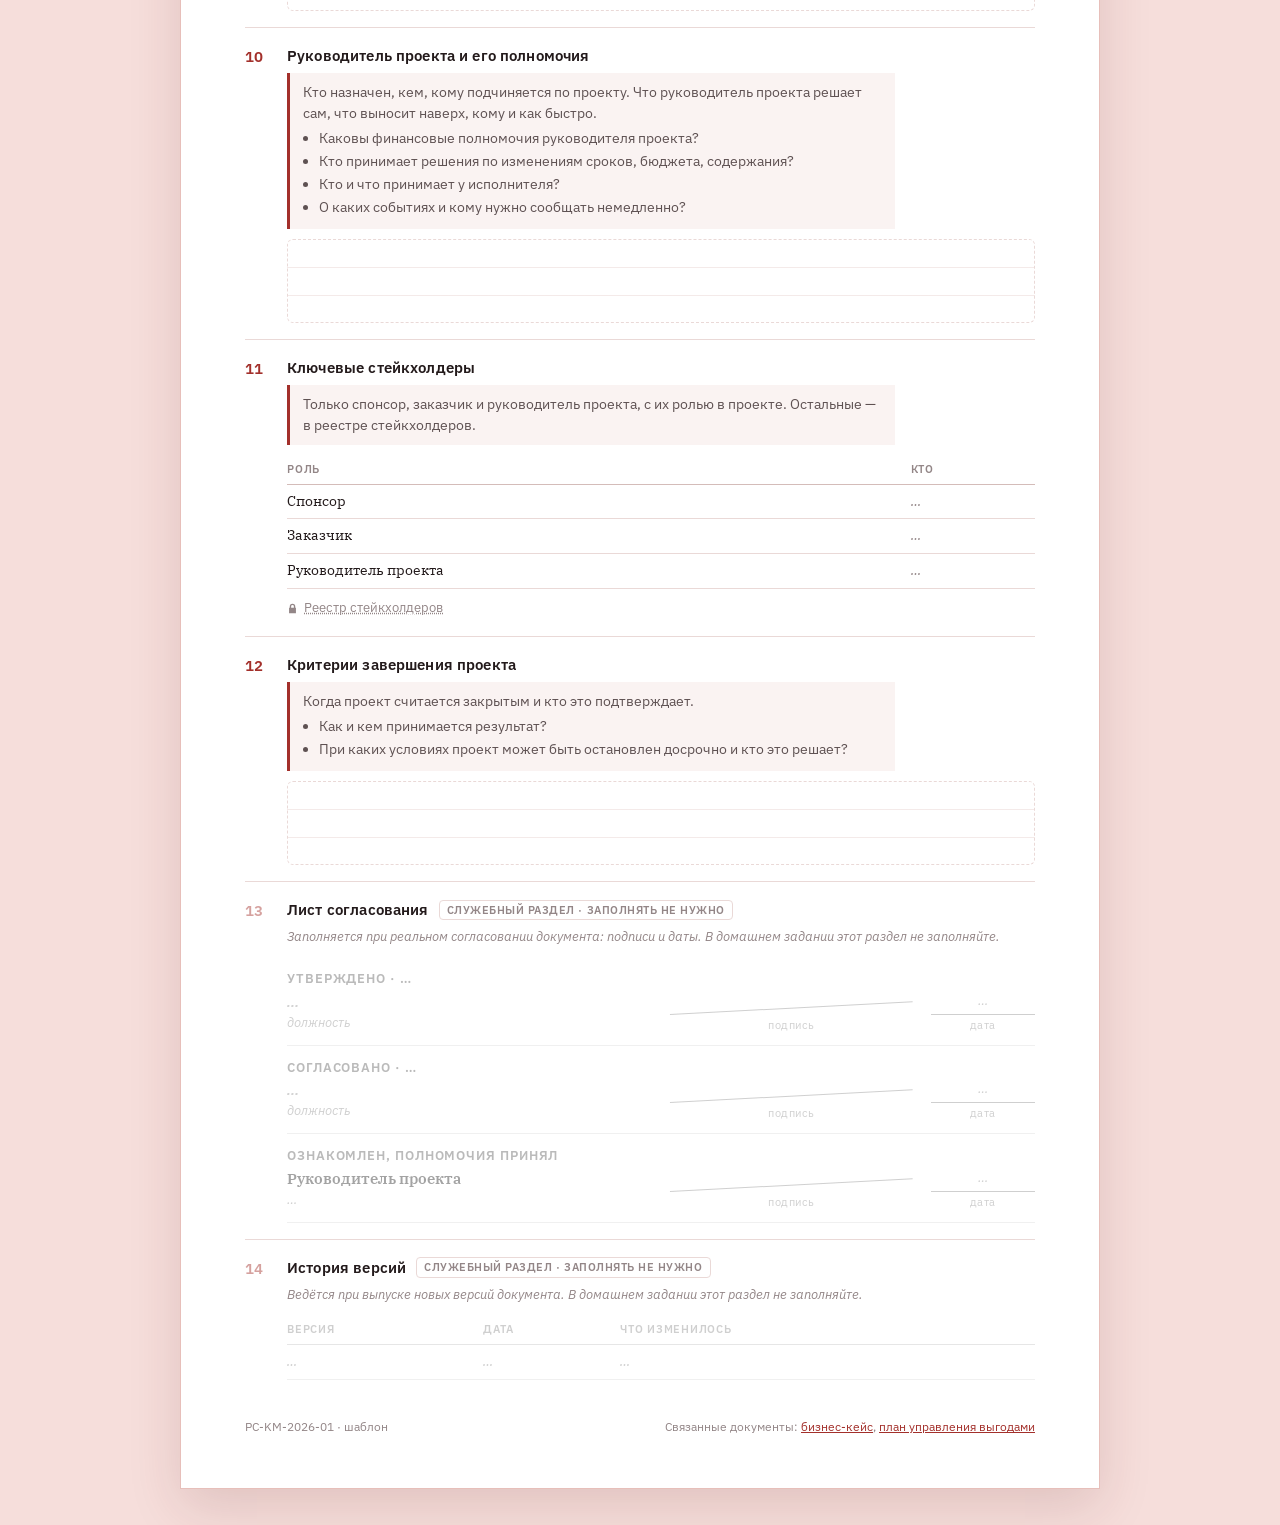
<file: hw1/ustav-template.html>
<!--
╔══════════════════════════════════════════════════════════════════════╗
  ИНСТРУКЦИЯ ДЛЯ НЕЙРОСЕТИ — прочитай целиком до начала работы
╚══════════════════════════════════════════════════════════════════════╝
Это шаблон страницы «Устав проекта» корпоративного портала проекта
«КрокоМетрика». Пользователь пришлёт текст своего устава. Перенеси этот
текст в шаблон и верни ОДИН полный HTML-файл.

НЕ МЕНЯЙ
1. Блок <head> и блок <script> в конце файла копируй без изменений.
   Оформление страницы общее для всего портала и подключается из файла
   charter.css на сайте портала. Не добавляй своих стилей (<style>, style="…"),
   не подключай Bootstrap, Tailwind и т. п., не меняй цвета и шрифты.
   Красноватый фон — фирменный цвет устава на портале.
2. Не удаляй <km-shell> — это верхнее меню портала.
3. Не меняй номера, названия и порядок разделов 1–12.
   Служебные разделы 13 и 14 оставь как есть, их не заполняют.

СДЕЛАЙ
4. В разделах 1–12 удали подсказки <div class="hint">…</div> и пустые поля
   <div class="fill">…</div> / <div class="fill short">…</div>.
   На их место вставь текст пользователя для этого раздела.
5. Удали плашку <div class="tpl-banner">…</div>. В <title> и в подвале убери
   слово «шаблон».
6. Заглушки «…» (элементы с классом ph) замени данными пользователя и убери
   у них класс ph: в шапке — версия, статус, дата вступления в силу,
   спонсор, заказчик; в реквизитах — исполнитель, доступ; блок «УТВЕРЖДАЮ».
   Подписи (класс sig) оставь пустыми.
7. Пользуйся только этими элементами и классами:
   абзац ........................ <p>
   список ....................... <ul class="l"><li>…</li></ul>  или  <ol class="l">
   две колонки .................. <div class="two"><div><div class="sub">Подзаголовок</div>…</div><div>…</div></div>
   таблица ...................... <div class="wrap"><table class="num"><thead>…</thead><tbody>…</tbody></table></div>
     число справа ............... <td class="r">   итоговая строка ... <tr class="tot">
   главная мысль в рамке ........ <p class="mission">
   важное предупреждение ........ <p class="hard">   (жёсткая веха, запрет, условие остановки)
   пояснение мелким шрифтом ..... <p class="note">
   итоговая сумма бюджета ....... <div class="budget"><span>Бюджет проекта</span><b>… ₽</b></div>
   раскрывающаяся детализация ... <details class="calc"><summary>Из чего складывается бюджет</summary>…</details>
   метка-статус ................. <span class="chip">…</span>
8. Сроки в проекте считаются в рабочих днях: «Д55» — 55-й рабочий день.
   Пиши их так. Если нужна календарная дата, вставь
   <span data-d="55" data-f="dn"></span> — скрипт портала сам покажет
   «дд.мм.гггг (Д55)».
9. НИЧЕГО НЕ ВЫДУМЫВАЙ. Бери факты только из текста пользователя: имена,
   суммы, даты, проценты, полномочия. Если для раздела или поля данных нет,
   вставь <p class="hard">[НЕТ ДАННЫХ] — что именно не указано</p>.
10. Формулировки можно делать короче и яснее, но не меняй смысл, числа и
   даты. Если в тексте пользователя есть противоречие (например, у одной
   вехи две даты), не исправляй молча.
11. После файла коротко перечисли пользователю: какие поля ты пометил
   [НЕТ ДАННЫХ] и какие противоречия заметил.
12. Верни файл целиком, от <!doctype html> до </html>, без сокращений вроде
   «…остальное без изменений». Эту инструкцию в итоговый файл не включай.
-->
<!doctype html>
<html lang="ru">
<head>
<meta charset="utf-8">
<meta name="viewport" content="width=device-width,initial-scale=1,viewport-fit=cover">
<title>Устав проекта «КрокоМетрика» · шаблон</title>
<link rel="preconnect" href="https://fonts.googleapis.com">
<link rel="preconnect" href="https://fonts.gstatic.com" crossorigin>
<link rel="stylesheet" href="https://fonts.googleapis.com/css2?family=IBM+Plex+Sans:wght@400;500;600&family=IBM+Plex+Serif:ital,wght@0,400;0,600;1,400&family=Marck+Script&display=swap">
<link rel="stylesheet" href="https://training-8d-261109.github.io/portal/css/charter.css">
</head>
<body>
<km-shell page="charter" bleed></km-shell>
<header class="head">
  <div class="logo" role="img" aria-label="Логотип фермы «Тёплый Нил»"></div>
  <div class="head-main">
    <div class="eyebrow"><svg viewBox="0 0 16 16" aria-hidden="true"><path d="M4 7V5a4 4 0 1 1 8 0v2h1v8H3V7h1zm2 0h4V5a2 2 0 1 0-4 0v2z"/></svg>Собственность ООО «Тёплый Нил» · Для внутреннего пользования<span class="doctype">Устав проекта</span></div>
    <h1>Устав проекта · «КрокоМетрика: MVP аппаратно-программного комплекса для крокодиловой фермы»</h1>
    <div class="facts"><span>Версия <b class="ph">…</b></span><span>Статус <b class="ph">черновик</b></span><span>Действует с <b class="ph">…</b></span><span>Спонсор <b class="ph">…</b></span><span>Заказчик <b class="ph">…</b></span></div>
  </div>
</header>

<div class="tpl-banner"><b>Шаблон устава.</b> Подсказки в рамках слева — что должно быть в каждом разделе и на какие вопросы он отвечает. Пунктирные поля — место для вашего текста. В итоговом документе ни подсказок, ни этой плашки быть не должно.</div>

<article class="sheet">
  <div class="req">
    <dl>
      <dt>Документ</dt><dd>PC-KM-<span data-d="1" data-f="y"></span>-01, версия <span class="ph">…</span></dd>
      <dt>Проект</dt><dd>«КрокоМетрика»</dd>
      <dt>Спонсор</dt><dd class="ph">…</dd>
      <dt>Заказчик</dt><dd class="ph">…</dd>
      <dt>Исполнитель</dt><dd class="ph">…</dd>
      <dt>Доступ</dt><dd class="ph">…</dd>
    </dl>
    <div class="approve">
      <div class="cap">УТВЕРЖДАЮ</div>
      <div class="ph">Должность, организация</div>
      <div class="sigline"><span class="sig" style="flex:1">&nbsp;</span><span class="ph">И. О. Фамилия</span></div>
      <div class="ph" style="margin-top:6px">«__» ________ 20__ г.</div>
    </div>
  </div>

  <div class="title">
    <div class="kind">Устав проекта</div>
    <h2>«КрокоМетрика: MVP аппаратно-программного комплекса для крокодиловой фермы»</h2>
    <p>Документ формально санкционирует проект и наделяет руководителя проекта полномочиями использовать ресурсы организации</p>
  </div>

  <section><div class="n">1</div><div class="b">
    <h3>Обоснование проекта</h3>
    <div class="hint"><p>Один-два абзаца: почему проект существует и почему именно сейчас. Подробное обоснование уже есть в бизнес-кейсе — здесь достаточно сути и ссылки на него.</p>
      <ul><li>Какое событие или потребность бизнеса запустили проект?</li><li>Кто инициировал проект и кто выделяет на него ресурсы?</li></ul></div>
    <div class="fill"></div>
  </div></section>

  <section><div class="n">2</div><div class="b">
    <h3>Цели проекта и критерии успеха</h3>
    <div class="hint"><p>Цель одной фразой, затем 3–5 измеримых целей и критерии, по которым проект признают успешным.</p>
      <ul><li>Можно ли по каждой цели однозначно сказать «достигнута / не достигнута»?</li><li>Как успех понимают спонсор и заказчик? Одинаково ли?</li><li>Какие отклонения по срокам и бюджету ещё считаются нормой?</li></ul></div>
    <div class="two"><div><div class="sub">Цели</div><div class="fill"></div></div><div><div class="sub">Проект успешен, если</div><div class="fill"></div></div></div>
  </div></section>

  <section><div class="n">3</div><div class="b">
    <h3>Содержание проекта и границы</h3>
    <div class="hint"><p>Что проект делает и — не менее важно — чего не делает.</p>
      <ul><li>Какие функциональные блоки входят в проект и в каком порядке приоритета?</li><li>Что стейкхолдеры явно исключили? Что легко ошибочно посчитать частью проекта?</li></ul></div>
    <div class="two"><div><div class="sub">Входит в проект</div><div class="fill"></div></div><div><div class="sub">Не входит в проект</div><div class="fill"></div></div></div>
  </div></section>

  <section><div class="n">4</div><div class="b">
    <h3>Основные результаты (поставки)</h3>
    <div class="hint"><p>Перечень того, что проект передаст заказчику. Каждый результат можно предъявить и принять.</p></div>
    <div class="fill"></div>
  </div></section>

  <section><div class="n">5</div><div class="b">
    <h3>Сводное расписание вех</h3>
    <div class="hint"><p>Только ключевые вехи: старт, завершение и вехи, сдвиг которых критичен для проекта. Подробный график — в ИСР и диаграмме Ганта.</p>
      <ul><li>Есть ли внешние события, которые проект не может сдвинуть?</li><li>Если веха жёсткая — почему, и что произойдёт при её срыве?</li></ul></div>
    <div class="wrap"><table class="num">
      <thead><tr><th>Веха</th><th>ИСР</th><th class="r">День</th><th class="r">Дата</th></tr></thead>
      <tbody><tr><td class="ph">…</td><td class="ph">…</td><td class="r ph">Д…</td><td class="r ph">…</td></tr><tr><td class="ph">…</td><td class="ph">…</td><td class="r ph">Д…</td><td class="r ph">…</td></tr></tbody></table></div>
    <div class="fill short"></div>
  </div></section>

  <section><div class="n">6</div><div class="b">
    <h3>Сводный бюджет</h3>
    <div class="hint"><p>Итоговая сумма бюджета на виду, под ней — из чего она складывается.</p>
      <ul><li>Из каких частей складывается бюджет? Где резервы?</li><li>Кто распоряжается каждой частью?</li></ul></div>
    <div class="budget"><span>Бюджет проекта</span><b class="ph">… ₽</b></div>
    <div class="fill short"></div>
  </div></section>

  <section><div class="n">7</div><div class="b">
    <h3>Высокоуровневые требования</h3>
    <div class="hint"><p>Несколько требований, без выполнения которых результат не примут. Это не техническое задание.</p>
      <ul><li>Какие условия эксплуатации и ограничения пользователей важны для решения?</li></ul></div>
    <div class="fill"></div>
  </div></section>

  <section><div class="n">8</div><div class="b">
    <h3>Допущения и ограничения</h3>
    <div class="hint"><p><b>Допущение</b> — то, что принимаем за верное без доказательств; если оно не подтвердится, план меняется. <b>Ограничение</b> — рамка, которую нельзя нарушить.</p>
      <ul><li>На каких условиях держатся сроки и стоимость, заявленные исполнителем?</li><li>Какие правила работы на объекте нельзя нарушать?</li></ul></div>
    <div class="two"><div><div class="sub">Допущения</div><div class="fill"></div></div><div><div class="sub">Ограничения</div><div class="fill"></div></div></div>
  </div></section>

  <section><div class="n">9</div><div class="b">
    <h3>Терминирующие риски</h3>
    <div class="hint"><p>Не реестр рисков. Только события, при наступлении которых цели проекта становятся недостижимыми и на которые проект повлиять не может.</p>
      <ul><li>Что делает руководитель проекта, если такой риск наступил, и кто принимает решение о судьбе проекта?</li></ul></div>
    <div class="fill"></div>
  </div></section>

  <section><div class="n">10</div><div class="b">
    <h3>Руководитель проекта и его полномочия</h3>
    <div class="hint"><p>Кто назначен, кем, кому подчиняется по проекту. Что руководитель проекта решает сам, что выносит наверх, кому и как быстро.</p>
      <ul><li>Каковы финансовые полномочия руководителя проекта?</li><li>Кто принимает решения по изменениям сроков, бюджета, содержания?</li><li>Кто и что принимает у исполнителя?</li><li>О каких событиях и кому нужно сообщать немедленно?</li></ul></div>
    <div class="fill"></div>
  </div></section>

  <section><div class="n">11</div><div class="b">
    <h3>Ключевые стейкхолдеры</h3>
    <div class="hint"><p>Только спонсор, заказчик и руководитель проекта, с их ролью в проекте. Остальные — в реестре стейкхолдеров.</p></div>
    <div class="wrap"><table>
      <thead><tr><th>Роль</th><th>Кто</th></tr></thead>
      <tbody><tr><td>Спонсор</td><td class="ph">…</td></tr><tr><td>Заказчик</td><td class="ph">…</td></tr><tr><td>Руководитель проекта</td><td class="ph">…</td></tr></tbody></table></div>
    <p style="margin-top:8px"><a class="locked-link" href="https://training-8d-261109.github.io/portal/soon.html#sh" title="Реестр стейкхолдеров пока закрыт" aria-disabled="true"><svg viewBox="0 0 16 16" aria-hidden="true"><path d="M4 7V5a4 4 0 1 1 8 0v2h1v8H3V7h1zm2 0h4V5a2 2 0 1 0-4 0v2z"/></svg>Реестр стейкхолдеров</a></p>
  </div></section>

  <section><div class="n">12</div><div class="b">
    <h3>Критерии завершения проекта</h3>
    <div class="hint"><p>Когда проект считается закрытым и кто это подтверждает.</p>
      <ul><li>Как и кем принимается результат?</li><li>При каких условиях проект может быть остановлен досрочно и кто это решает?</li></ul></div>
    <div class="fill"></div>
  </div></section>

  <section class="svc"><div class="n">13</div><div class="b">
    <h3>Лист согласования <span class="svc-tag">служебный раздел · заполнять не нужно</span></h3>
    <div class="svc-note">Заполняется при реальном согласовании документа: подписи и даты. В домашнем задании этот раздел не заполняйте.</div>
    <div class="signs">
      <div class="sg"><div class="who"><span class="role">Утверждено · …</span><b class="ph">…</b><span class="ph">должность</span></div>
        <div><div class="sig">&nbsp;</div><div class="cap2">подпись</div></div><div><div class="date ph">…</div><div class="cap2">дата</div></div></div>
      <div class="sg"><div class="who"><span class="role">Согласовано · …</span><b class="ph">…</b><span class="ph">должность</span></div>
        <div><div class="sig">&nbsp;</div><div class="cap2">подпись</div></div><div><div class="date ph">…</div><div class="cap2">дата</div></div></div>
      <div class="sg"><div class="who"><span class="role">Ознакомлен, полномочия принял</span><b>Руководитель проекта</b><span class="ph">…</span></div>
        <div><div class="sig">&nbsp;</div><div class="cap2">подпись</div></div><div><div class="date ph">…</div><div class="cap2">дата</div></div></div>
    </div>
  </div></section>

  <section class="svc"><div class="n">14</div><div class="b">
    <h3>История версий <span class="svc-tag">служебный раздел · заполнять не нужно</span></h3>
    <div class="svc-note">Ведётся при выпуске новых версий документа. В домашнем задании этот раздел не заполняйте.</div>
    <div class="wrap"><table class="num">
      <thead><tr><th>Версия</th><th>Дата</th><th>Что изменилось</th></tr></thead>
      <tbody><tr><td class="ph">…</td><td class="ph">…</td><td class="ph">…</td></tr></tbody></table></div>
  </div></section>

  <div class="foot"><span>PC-KM-<span data-d="1" data-f="y"></span>-01 · шаблон</span><span>Связанные документы: <a href="https://training-8d-261109.github.io/portal/business-case.html">бизнес-кейс</a>, <a href="https://training-8d-261109.github.io/portal/business-case.html#benefits">план управления выгодами</a></span></div>
</article>

<script src="https://training-8d-261109.github.io/portal/data/project.js" charset="utf-8"></script>
<script src="https://training-8d-261109.github.io/portal/js/dates.js" charset="utf-8"></script>
<script src="https://training-8d-261109.github.io/portal/js/shell.js" charset="utf-8"></script>
</body>
</html>
</file>
